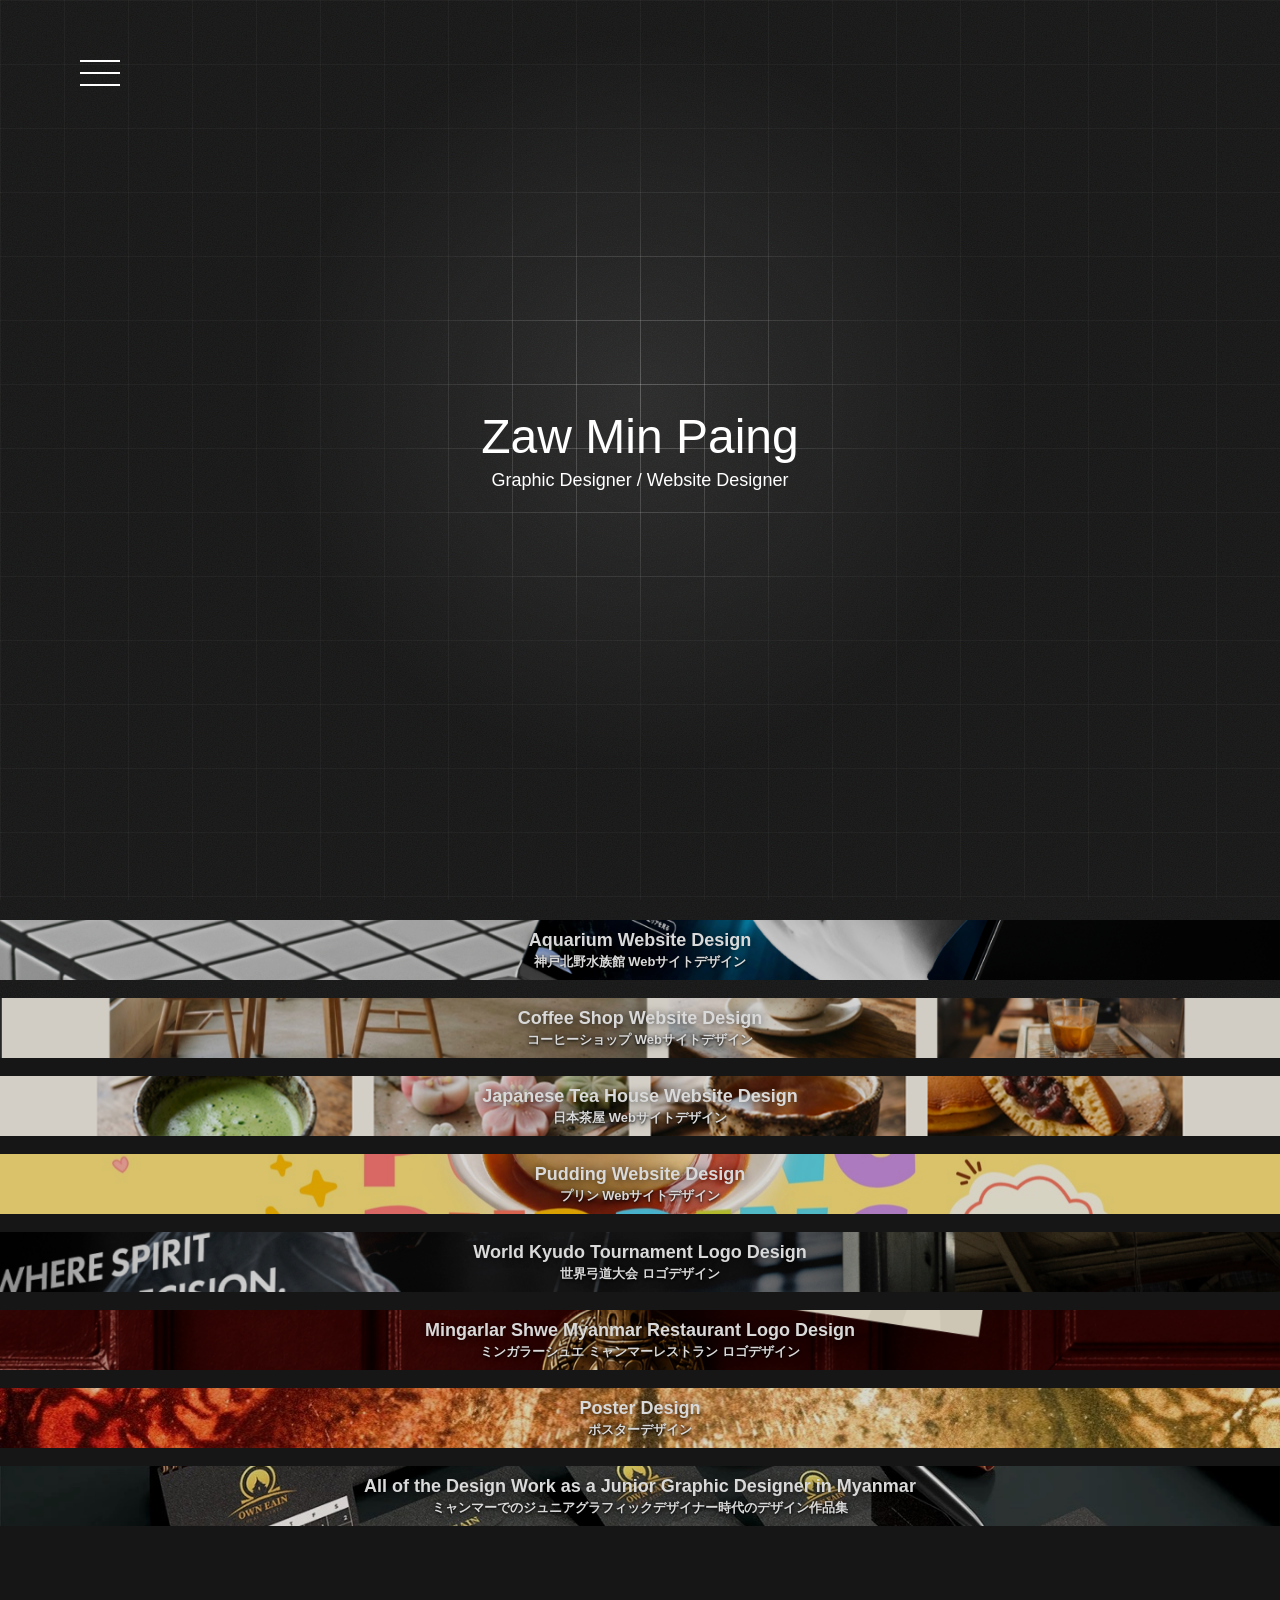
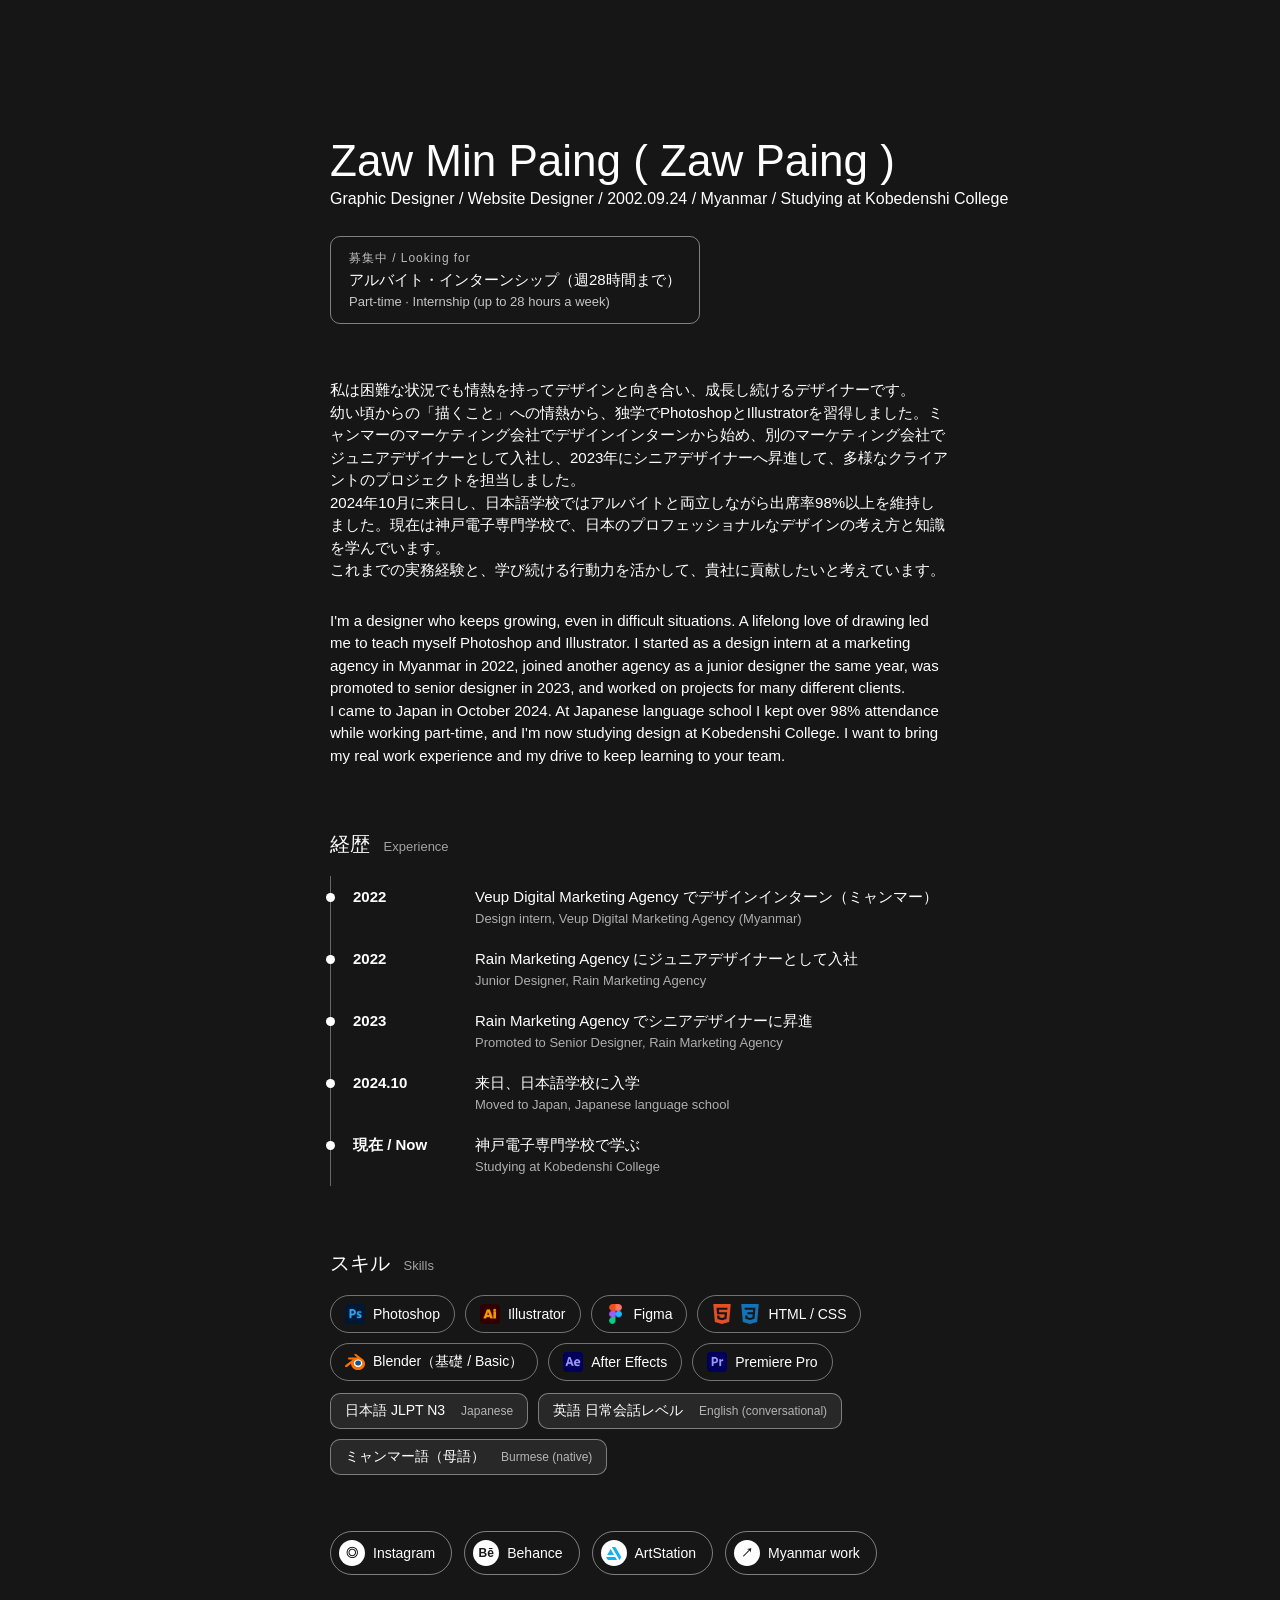
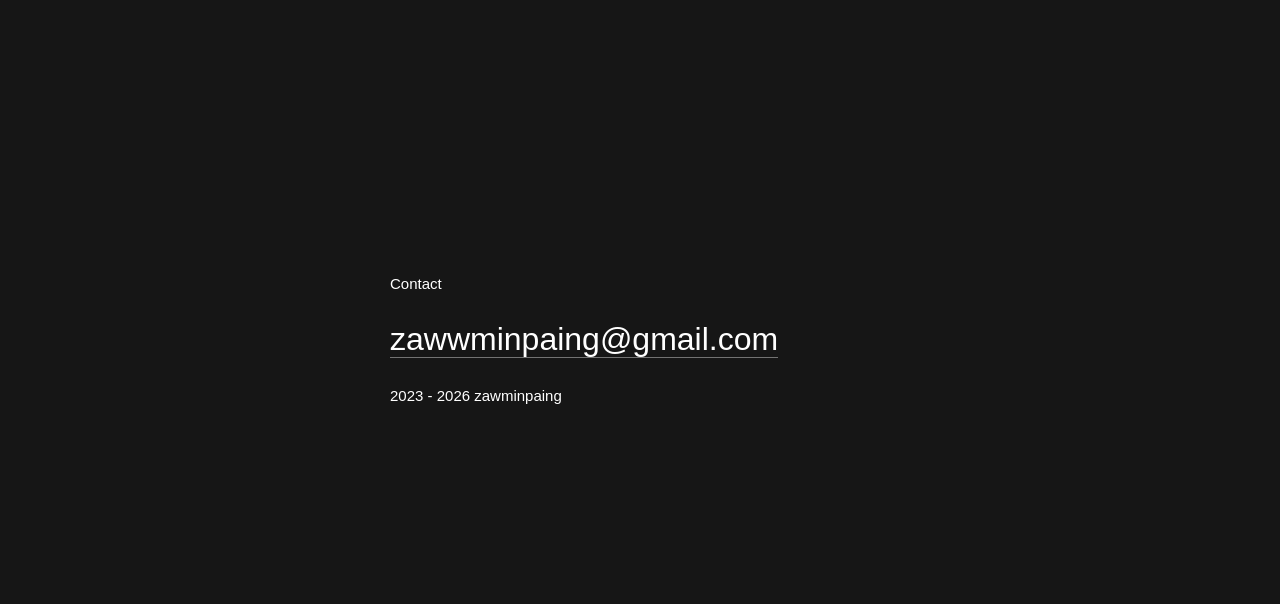
<file: index.html>
<!doctype html>
<html lang="ja">
  <head>
    <meta charset="UTF-8" />
    <meta name="viewport" content="width=device-width, initial-scale=1.0" />
    <title>Zaw Min Paing</title>
    <!-- style.css ဖိုင်ကို ဒီမှာ ချိတ်ထားတာပါ -->
    <link rel="stylesheet" href="style.css" />
    <meta name="description" content="Zaw Min Paing — Graphic Designer / Website Designer studying in Kobe. Web, logo and poster design portfolio." />
    <link rel="icon" href="img/logo.png" type="image/png" />
    <!-- LINE / Slack မှာ link ပို့ရင် ပေါ်မယ့် ပုံနဲ့ စာ -->
    <meta property="og:type" content="website" />
    <meta property="og:url" content="https://kd1454784-paing.github.io/" />
    <meta property="og:title" content="Zaw Min Paing | Portfolio" />
    <meta property="og:description" content="Graphic Designer / Website Designer studying in Kobe. Web, logo and poster design." />
    <meta property="og:image" content="https://kd1454784-paing.github.io/images/og.png" />
    <meta name="twitter:card" content="summary_large_image" />
  </head>
  <body>
    <!-- ===== 1. ပထမ screen (Hero) ===== -->
    <section class="hero">
      <!-- ဘယ်ဘက်အပေါ်က မီနူးခလုတ် (လိုင်း ၃ ကြောင်း) -->
      <div class="menu-button" id="menuButton">
        <span></span>
        <span></span>
        <span></span>
      </div>

      <!-- မီနူးခလုတ်နှိပ်ရင် ပေါ်လာမယ့် ရွေးချယ်စရာ ၃ ခု -->
      <!-- href="#projects" ဆိုတာ id="projects" ရှိတဲ့ နေရာကို သွားခိုင်းတာပါ -->
      <nav class="menu-list" id="menuList">
        <a href="#projects">Project</a>
        <a href="#about">About me</a>
        <a href="#contact">Contact</a>
      </nav>

      <h1>Zaw Min Paing</h1>
      <p class="job">Graphic Designer / Website Designer</p>

      <!-- အောက်ကို ညွှန်တဲ့ မြှား -->
      <div class="arrow">↓</div>
    </section>

    <!-- ===== 2. Project box တွေ ===== -->
    <section class="projects" id="projects">
      <!-- ပုံထည့်ချင်ရင် style.css ထဲမှာ ရှင်းပြထားတာကြည့်ပါ -->
      <!-- Web design ကို အရင်ပြပြီး logo နဲ့ poster ကို နောက်မှာ ထားတာ -->
      <a href="aquarium.html" class="box box1">Aquarium Website Design<span class="jp">神戸北野水族館 Webサイトデザイン</span></a>
      <a href="coffee.html" class="box box6">Coffee Shop Website Design<span class="jp">コーヒーショップ Webサイトデザイン</span></a>
      <a href="kokoro_1.html" class="box box5"
        >Japanese Tea House Website Design<span class="jp">日本茶屋 Webサイトデザイン</span></a
      >
      <a href="pudding.html" class="box box2">Pudding Website Design<span class="jp">プリン Webサイトデザイン</span></a>
      <a href="kyudo.html" class="box box3"
        >World Kyudo Tournament Logo Design<span class="jp">世界弓道大会 ロゴデザイン</span></a
      >
      <a href="mingarlar.html" class="box box4"
        >Mingarlar Shwe Myanmar Restaurant Logo Design<span class="jp">ミンガラーシュエ ミャンマーレストラン ロゴデザイン</span></a
      >
      <a href="poster.html" class="box box7">Poster Design<span class="jp">ポスターデザイン</span></a>

      <!-- အဖြူရောင် box -->
      <a
        href="https://www.behance.net/gallery/170321691/My-Personal-Portfolio"
        class="box box8"
        target="_blank"
        rel="noopener"
        >All of the Design Work as a Junior Graphic Designer in Myanmar<span class="jp">ミャンマーでのジュニアグラフィックデザイナー時代のデザイン作品集</span></a
      >
    </section>

    <!-- ===== 3. About ===== -->
    <section class="about" id="about">
      <h2>Zaw Min Paing ( Zaw Paing )</h2>
      <p class="about-job">
        Graphic Designer / Website Designer / 2002.09.24 / Myanmar / Studying at
        Kobedenshi College
      </p>
      <p class="available"><b>募集中 / Looking for</b>アルバイト・インターンシップ（週28時間まで）<span>Part-time · Internship (up to 28 hours a week)</span></p>

      <!-- ဂျပန်လို ကိုယ်ရေးအကျဉ်း -->
      <p class="about-text">
        私は困難な状況でも情熱を持ってデザインと向き合い、成長し続けるデザイナーです。<br />
        幼い頃からの「描くこと」への情熱から、独学でPhotoshopとIllustratorを習得しました。ミャンマーのマーケティング会社でデザインインターンから始め、別のマーケティング会社でジュニアデザイナーとして入社し、2023年にシニアデザイナーへ昇進して、多様なクライアントのプロジェクトを担当しました。<br />
        2024年10月に来日し、日本語学校ではアルバイトと両立しながら出席率98%以上を維持しました。現在は神戸電子専門学校で、日本のプロフェッショナルなデザインの考え方と知識を学んでいます。<br />
        これまでの実務経験と、学び続ける行動力を活かして、貴社に貢献したいと考えています。
      </p>

      <!-- အင်္ဂလိပ်လို ကိုယ်ရေးအကျဉ်း -->
      <p class="about-text en">
        I'm a designer who keeps growing, even in difficult situations. A lifelong love of drawing led me to teach myself
        Photoshop and Illustrator. I started as a design intern at a marketing agency in Myanmar in 2022, joined another agency as a junior designer
        the same year, was promoted to senior designer in 2023, and worked on projects for many different clients.<br />
        I came to Japan in October 2024. At Japanese language school I kept over 98% attendance while working part-time,
        and I'm now studying design at Kobedenshi College. I want to bring my real work experience and my drive to keep
        learning to your team.
      </p>

      <!-- အလုပ်အတွေ့အကြုံ အချိန်စဉ် -->
      <h3 class="about-label">経歴 <span>Experience</span></h3>
      <ol class="timeline">
        <li><b>2022</b><p>Veup Digital Marketing Agency でデザインインターン（ミャンマー）<span>Design intern, Veup Digital Marketing Agency (Myanmar)</span></p></li>
        <li><b>2022</b><p>Rain Marketing Agency にジュニアデザイナーとして入社<span>Junior Designer, Rain Marketing Agency</span></p></li>
        <li><b>2023</b><p>Rain Marketing Agency でシニアデザイナーに昇進<span>Promoted to Senior Designer, Rain Marketing Agency</span></p></li>
        <li><b>2024.10</b><p>来日、日本語学校に入学<span>Moved to Japan, Japanese language school</span></p></li>
        <li><b>現在 / Now</b><p>神戸電子専門学校で学ぶ<span>Studying at Kobedenshi College</span></p></li>
      </ol>

      <!-- Tool နဲ့ ဘာသာစကား -->
      <h3 class="about-label">スキル <span>Skills</span></h3>
      <ul class="skills">
        <li><img src="images/icons/photoshop.png" alt="" />Photoshop</li>
        <li><img src="images/icons/illustrator.png" alt="" />Illustrator</li>
        <li><img src="images/icons/figma.png" alt="" />Figma</li>
        <li><img src="images/icons/html.svg" alt="" /><img src="images/icons/css.svg" alt="" />HTML / CSS</li>
        <li><img src="images/icons/blender.svg" alt="" />Blender（基礎 / Basic）</li>
        <li><img src="images/icons/aftereffects.png" alt="" />After Effects</li>
        <li><img src="images/icons/premiere.png" alt="" />Premiere Pro</li>
      </ul>
      <ul class="skills lang">
        <li>日本語 JLPT N3<span>Japanese</span></li>
        <li>英語 日常会話レベル<span>English (conversational)</span></li>
        <li>ミャンマー語（母語）<span>Burmese (native)</span></li>
      </ul>

      <!-- SNS (နာမည်ပါတဲ့ ခလုတ်) -->
      <div class="sns">
        <a href="https://www.instagram.com/rein.er2828" class="sns-icon" target="_blank" rel="noopener"><i>◎</i>Instagram</a>
        <a href="https://www.behance.net/zawminpg" class="sns-icon" target="_blank" rel="noopener"><i>Bē</i>Behance</a>
        <a href="https://www.artstation.com/zawpaing2" class="sns-icon" target="_blank" rel="noopener"><i><img src="images/icons/artstation.svg" alt="" /></i>ArtStation</a>
        <a href="https://www.behance.net/gallery/170321691/My-Personal-Portfolio" class="sns-icon" target="_blank" rel="noopener"><i>↗</i>Myanmar work</a>
      </div>
    </section>

    <!-- ===== 4. Contact ===== -->
    <section class="contact" id="contact">
      <p class="contact-label">Contact</p>
      <p class="contact-big"><a href="mailto:zawwminpaing@gmail.com">zawwminpaing@gmail.com</a></p>
      <p class="copyright">2023 - 2026 zawminpaing</p>
    </section>

    <!-- အပေါ်ဆုံးကို ပြန်သွားမယ့် ခလုတ် (အောက်ဆုံးရောက်မှ ပေါ်လာမယ်) -->
    <a href="#" class="to-top" id="toTop">↑</a>

    <!-- ===== JavaScript (ခလုတ်တွေ အလုပ်လုပ်အောင်) ===== -->
    <script>
      // လိုအပ်တဲ့ အပိုင်းတွေကို နာမည်ပေးပြီး ယူထားတာ
      var menuButton = document.getElementById("menuButton");
      var menuList = document.getElementById("menuList");
      var toTop = document.getElementById("toTop");

      // 1) မီနူးလိုင်း ၃ ကြောင်းကို နှိပ်ရင် ဖွင့်/ပိတ်
      menuButton.onclick = function () {
        menuButton.classList.toggle("open");
        menuList.classList.toggle("show");
      };

      // 2) မီနူးထဲက စာတစ်ခုခုကို နှိပ်ရင် မီနူး ပြန်ပိတ်
      var links = menuList.getElementsByTagName("a");
      for (var i = 0; i < links.length; i++) {
        links[i].onclick = function () {
          menuButton.classList.remove("open");
          menuList.classList.remove("show");
        };
      }

      // 3) အောက်ဆုံးနားရောက်ရင် အပေါ်ပြန်ခလုတ် ပြ
      window.onscroll = function () {
        var bottomPosition = window.scrollY + window.innerHeight;
        var pageHeight = document.body.scrollHeight;

        // 300 ဆိုတာ အောက်ဆုံးကနေ 300px အကွာမှာ ပေါ်မယ်လို့ ဆိုလိုတာ
        if (bottomPosition >= pageHeight - 300) {
          toTop.classList.add("show");
        } else {
          toTop.classList.remove("show");
        }
      };

      // 4) အပေါ်ပြန်ခလုတ်ကို နှိပ်ရင် အပေါ်ဆုံးကို ညင်သာစွာ ပြန်သွား
      toTop.onclick = function (event) {
        event.preventDefault();
        window.scrollTo({ top: 0, behavior: "smooth" });
      };
      // 5) Mouse နောက်ကို အလင်းဝိုင်း နူးညံ့စွာ လိုက်စေတာ
      var rootEl = document.documentElement;
      var targetX = window.innerWidth / 2;
      var targetY = window.innerHeight / 3;
      var currentX = targetX;
      var currentY = targetY;

      window.addEventListener("mousemove", function (e) {
        targetX = e.clientX;
        targetY = e.clientY;
      });

      function moveGlow() {
        // 0.08 ကြီးရင် မြန်ပြီး ငယ်ရင် ပိုနှေးနှေး လိုက်မယ်
        currentX += (targetX - currentX) * 0.08;
        currentY += (targetY - currentY) * 0.08;
        rootEl.style.setProperty("--x", currentX + "px");
        rootEl.style.setProperty("--y", currentY + "px");
        requestAnimationFrame(moveGlow);
      }
      moveGlow();

      // 6) Scroll ဆင်းရင် ပေါ်လာမယ့် အရာတွေ
      var items = document.querySelectorAll(
        ".box, .about h2, .about-job, .available, .about-text, .about-label, .timeline, .skills, .sns, .contact p",
      );

      var observer = new IntersectionObserver(
        function (entries) {
          entries.forEach(function (entry) {
            if (entry.isIntersecting) {
              entry.target.classList.add("visible");
              observer.unobserve(entry.target); // တစ်ခါပေါ်ပြီးရင် ထပ်မလုပ်တော့ဘူး
            }
          });
        },
        { threshold: 0.15 },
      );

      items.forEach(function (item, index) {
        item.classList.add("reveal");
        // box တွေ တစ်ခုပြီးတစ်ခု ပေါ်အောင် အချိန်နည်းနည်း ကွာပေးတာ
        item.style.animationDelay = (index % 4) * 0.08 + "s";
        observer.observe(item);
      });
      // 5) Mouse နောက်ကို အလင်းဝိုင်း လိုက်မယ်၊ mouse မလှုပ်ရင် ကိုယ်တိုင် လွင့်နေမယ်
      var rootEl = document.documentElement;
      var targetX = window.innerWidth / 2;
      var targetY = window.innerHeight / 3;
      var currentX = targetX;
      var currentY = targetY;
      var lastMove = 0; // mouse လှုပ်ခဲ့တဲ့ နောက်ဆုံးအချိန်

      window.addEventListener("mousemove", function (e) {
        targetX = e.clientX;
        targetY = e.clientY;
        lastMove = Date.now();
      });

      function moveGlow() {
        var idle = Date.now() - lastMove > 2000; // 2000 = mouse မလှုပ်ပဲ ၂ စက္ကန့်ကြာရင်

        if (idle) {
          // mouse မလှုပ်ရင် screen အလယ်ပတ်လည်မှာ ဖြည်းဖြည်းလွင့်မယ်
          var t = Date.now() / 1000;
          targetX = window.innerWidth * (0.5 + 0.3 * Math.sin(t * 0.4));
          targetY = window.innerHeight * (0.45 + 0.25 * Math.cos(t * 0.3));
        }

        currentX += (targetX - currentX) * 0.05;
        currentY += (targetY - currentY) * 0.05;
        rootEl.style.setProperty("--x", currentX + "px");
        rootEl.style.setProperty("--y", currentY + "px");
        requestAnimationFrame(moveGlow);
      }
      moveGlow();

      // 7) Project လိုင်းကို နှိပ်ရင် ပိုလင်းပြီး ပိုကြီးသွားမှ စာမျက်နှာအသစ် ဖွင့်မယ်
      var boxes = document.querySelectorAll(".box");

      boxes.forEach(function (box) {
        box.addEventListener("click", function (event) {
          // Cmd/Ctrl နှိပ်ပြီး tab အသစ်ဖွင့်တာကို မတားဘူး
          if (event.metaKey || event.ctrlKey || event.shiftKey) return;
          event.preventDefault();
          box.classList.add("clicked");

          var link = box.getAttribute("href");
          if (box.target === "_blank") {
            // အပြင် website ကို tab အသစ်မှာ ဖွင့်ပြီး ဒီလိုင်းက ပြန်သေးသွားမယ်
            window.open(link, "_blank", "noopener");
            setTimeout(function () {
              box.classList.remove("clicked");
            }, 700);
          } else if (link && link !== "#") {
            // 450 = effect မြင်ရအောင် စောင့်တဲ့အချိန်
            setTimeout(function () {
              window.location.href = link;
            }, 450);
          } else {
            // စာမျက်နှာ မရှိသေးတဲ့ လိုင်းက effect ပြပြီး ပြန်သေးသွားမယ်
            setTimeout(function () {
              box.classList.remove("clicked");
            }, 700);
          }
        });
      });

      // Back နဲ့ ပြန်လာရင် လိုင်းတွေ ပုံမှန်အရွယ် ပြန်ဖြစ်အောင်
      window.addEventListener("pageshow", function () {
        boxes.forEach(function (box) {
          box.classList.remove("clicked");
        });
      });

      // 8) Scroll ဆင်းရင် မြှားက ညင်သာစွာ အောက်ကို ဆင်းသွားပြီး ဖျောက်သွားမယ်
      var arrow = document.querySelector(".arrow");
      var noMotion = window.matchMedia("(prefers-reduced-motion: reduce)").matches;

      if (arrow && !noMotion) {
        var arrowY = window.scrollY;

        function moveArrow() {
          var before = arrowY;
          // 0.16 ကြီးရင် မြန်ပြီး ငယ်ရင် ပိုနှေးနှေး လိုက်မယ်
          arrowY += (window.scrollY - arrowY) * 0.16;

          var fadeEnd = window.innerHeight * 0.4; // ဒီလောက် scroll ဆင်းရင် လုံးဝ ပျောက်မယ်
          var y = Math.min(arrowY, fadeEnd);
          var stretch = Math.min(Math.abs(arrowY - before) * 0.012, 0.5);

          arrow.style.translate = "0 " + y * 1.6 + "px"; // 1.6 ကြီးရင် ပိုအောက်ရောက်မယ်
          arrow.style.scale = "1 " + (1 + stretch); // scroll မြန်ရင် နည်းနည်း ရှည်သွားမယ်
          arrow.style.opacity = Math.max(1 - y / fadeEnd, 0);
          requestAnimationFrame(moveArrow);
        }
        moveArrow();
      }
    </script>
  </body>
  <!-- ===== နောက်ခံ effect ၄ ခု (page တစ်ခုလုံးမှာ ရှိနေမယ်) ===== -->
  <div class="bg-grid"></div>
  <div class="bg-grid-lit"></div>
  <div class="bg-glow"></div>
  <div class="bg-grain"></div>
</html>
</file>
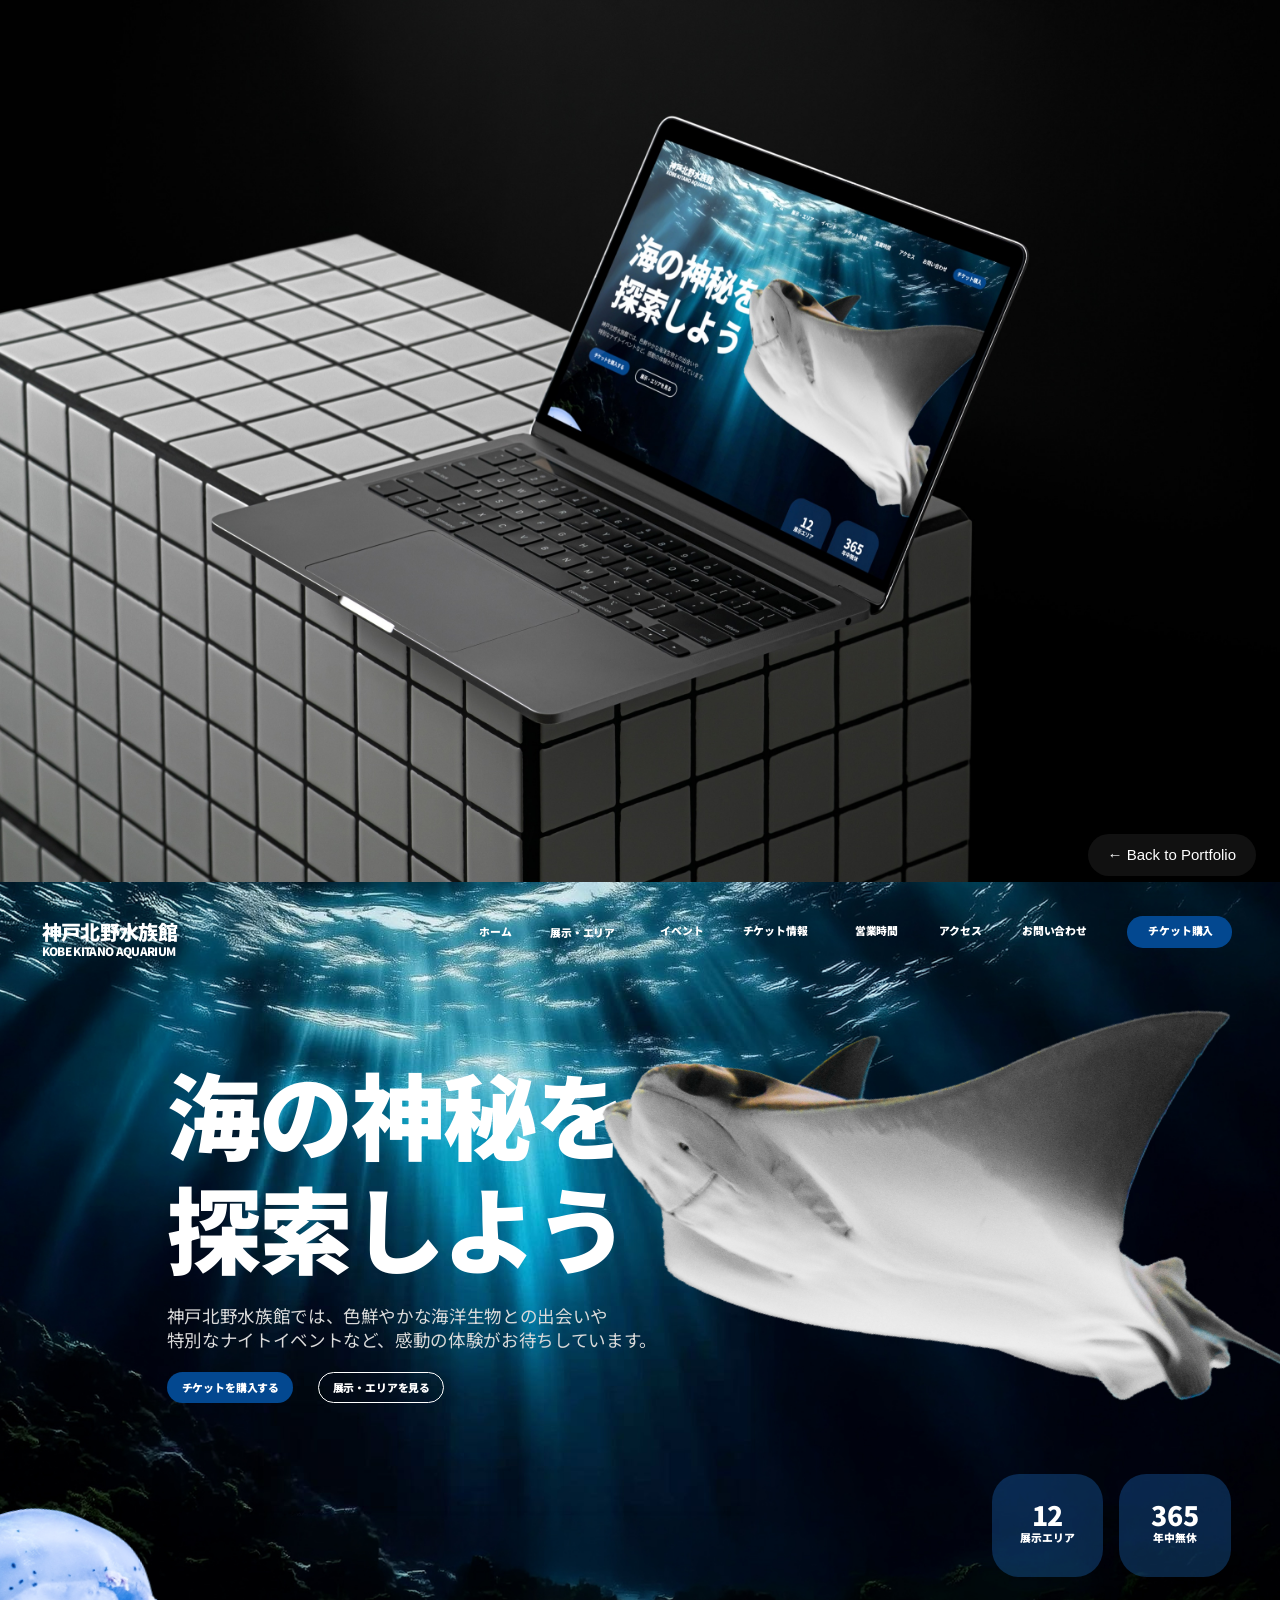
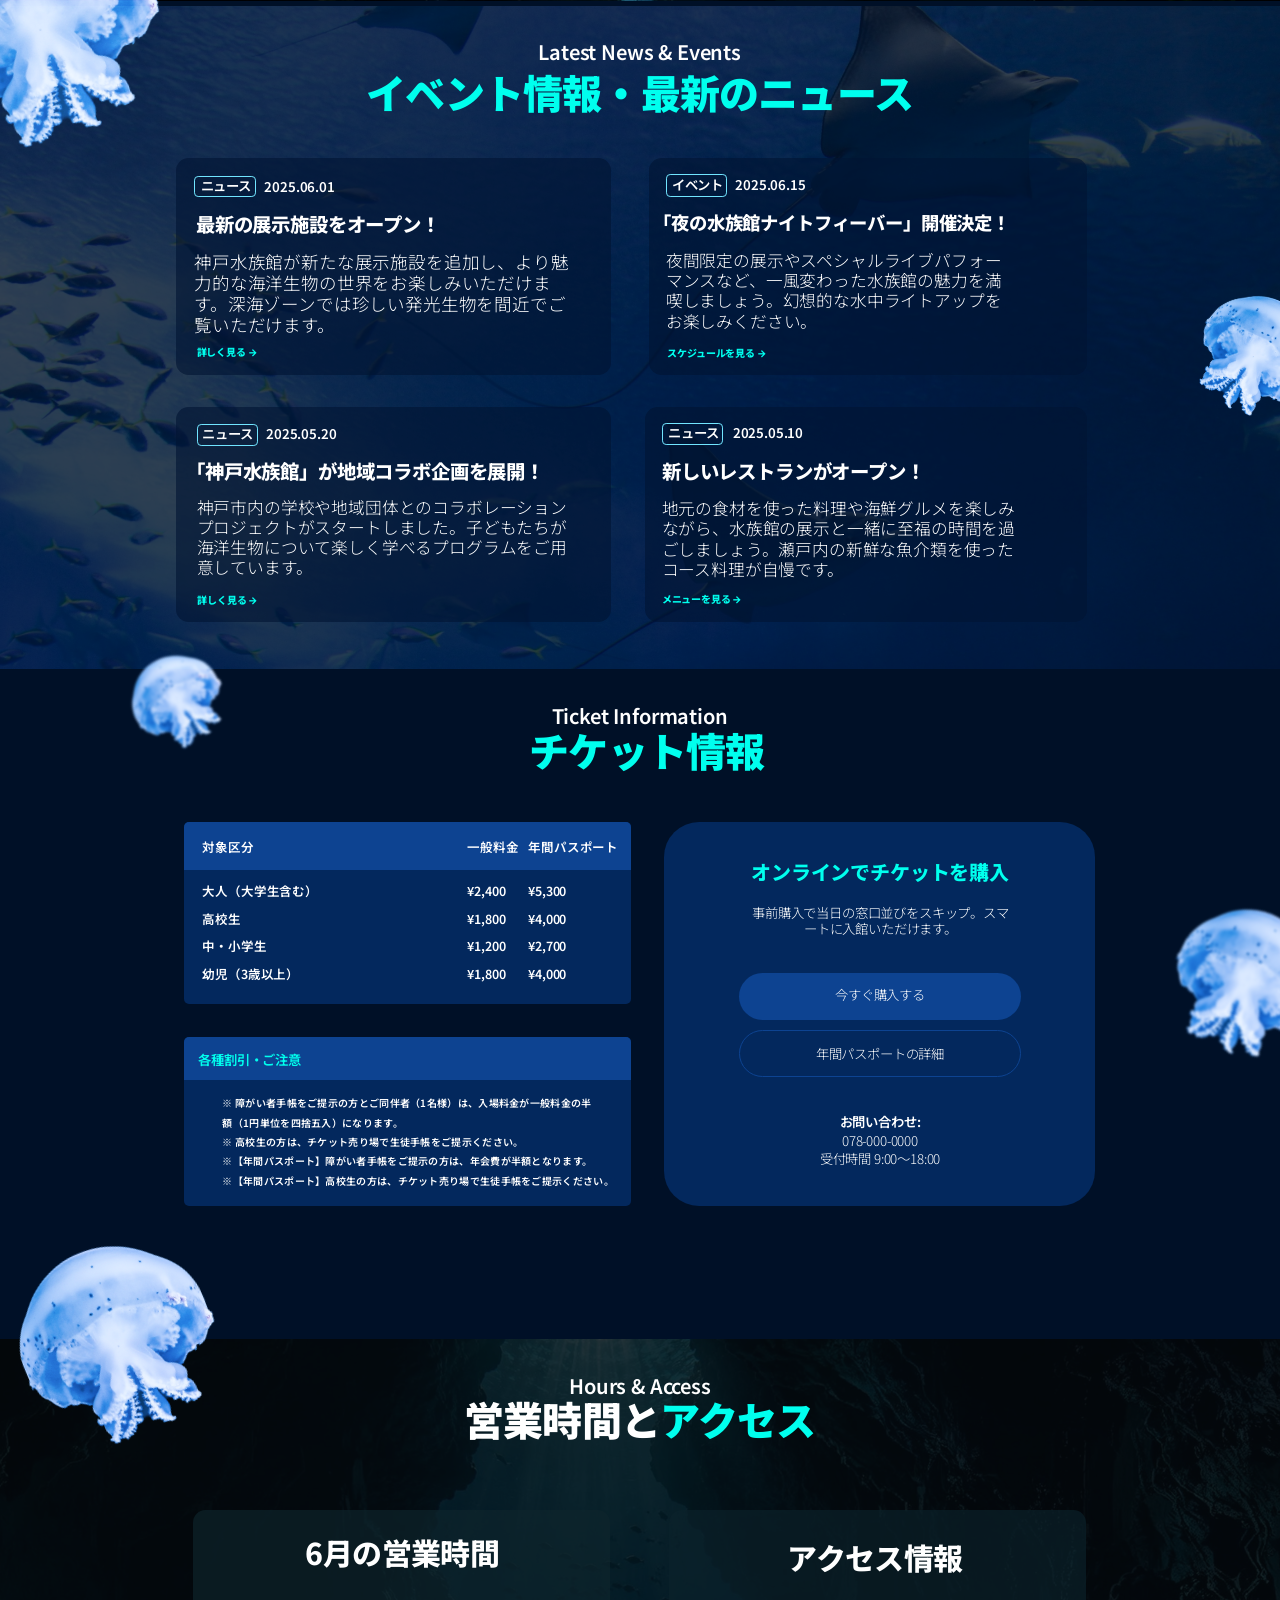
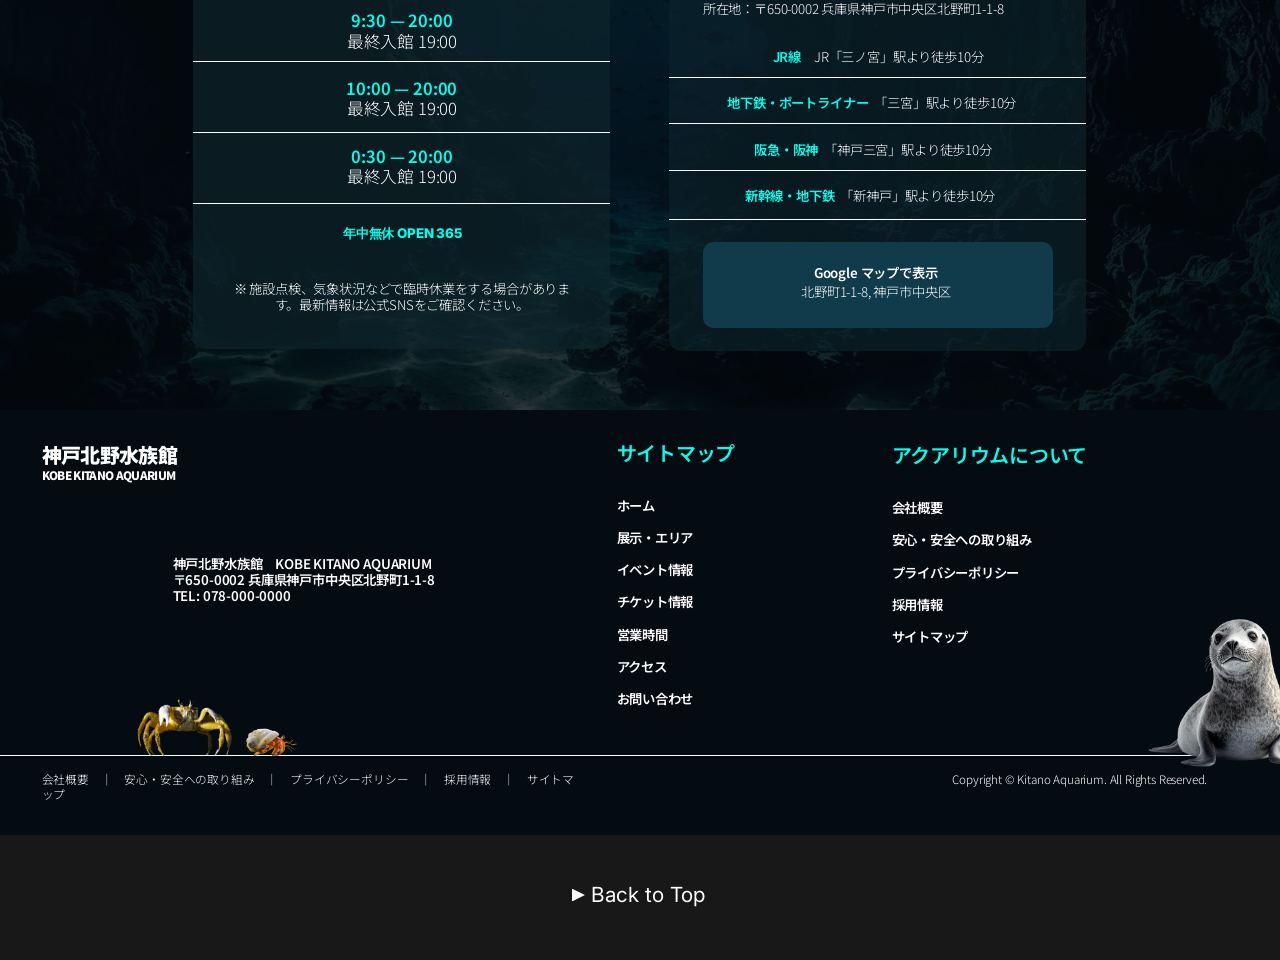
<file: projects/aquarium/index.html>
<!doctype html>
<html lang="ja">
  <head>
    <meta charset="UTF-8" />
    <meta name="viewport" content="width=device-width, initial-scale=1.0" />
    <title>神戸北野水族館 | Kobe Kitano Aquarium</title>
    <link rel="preconnect" href="https://fonts.googleapis.com" />
    <link rel="preconnect" href="https://fonts.gstatic.com" crossorigin />
    <link href="https://fonts.googleapis.com/css2?family=ABeeZee&family=Inter:wght@400;800&family=Noto+Sans+JP:wght@300;600;700;900&display=swap" rel="stylesheet" />
    <link rel="stylesheet" href="style.css" />
  </head>
  <body id="top">
    <main class="page">
      <img class="abs" style="left: -2.1rem; top: 0; width: 157.7rem; height: 105.8rem" src="assets/mockup.jpg" alt="神戸北野水族館のウェブサイトを表示したノートパソコン" />

      <div class="site">
        <!-- ===== Hero ===== -->
        <img class="abs" style="left: -35.5rem; top: -21.1rem; width: 192rem; height: 108rem" src="assets/hero.jpg" alt="" />
        <div class="t k" style="left: 5rem; top: 4.6rem; letter-spacing: -0.08em"><p style="font-size: 2.4rem">神戸北野水族館</p><p style="font-size: 1.4rem">KOBE KITANO AQUARIUM</p></div>
        <nav class="k" style="font-size: 1.3rem">
          <a class="t" style="left: 57.5rem; top: 5.184rem" href="#top">ホーム</a>
          <a class="t" style="left: 66.007rem; top: 5.311rem" href="#top">展示・エリア</a>
          <a class="t" style="left: 79.211rem; top: 5.057rem" href="#news">イベント</a>
          <a class="t" style="left: 89.115rem; top: 5.057rem" href="#tickets">チケット情報</a>
          <a class="t" style="left: 102.573rem; top: 5.057rem" href="#hours">営業時間</a>
          <a class="t" style="left: 112.73rem; top: 5.057rem" href="#hours">アクセス</a>
          <a class="t" style="left: 122.634rem; top: 5.057rem" href="#foot">お問い合わせ</a>
        </nav>
        <a class="pill solid" style="left: 135.203rem; top: 4.096rem; width: 12.6966rem; height: 3.809rem" href="#tickets"></a>
        <p class="t k" style="left: 137.8rem; top: 5.057rem; font-size: 1.3rem; pointer-events: none">チケット購入</p>
        <h1 class="t k" style="left: 20rem; top: 20.9rem; font-size: 11.3rem; letter-spacing: -0.226rem">海の神秘を<br />探索しよう</h1>
        <p class="abs" style="left: 20rem; top: 50.9rem; width: 59.2rem; font-family: ABeeZee, 'Noto Sans JP', sans-serif; color: #dadada; font-size: 2.1rem; line-height: 1.39; letter-spacing: -0.042rem">神戸北野水族館では、色鮮やかな海洋生物との出会いや<br />特別なナイトイベントなど、感動の体験がお待ちしています。</p>
        <a class="pill solid" style="left: 20rem; top: 58.9rem; width: 15.2rem; height: 3.665rem; border-radius: 3.9rem" href="#tickets"></a>
        <p class="t k" style="left: 21.8rem; top: 59.9rem; font-size: 1.3rem; pointer-events: none">チケットを購入する</p>
        <a class="pill line-w" style="left: 38.1rem; top: 58.9rem; width: 15.2rem; height: 3.665rem; border-radius: 3.9rem" href="#top"></a>
        <p class="t k" style="left: 39.9rem; top: 59.9rem; font-size: 1.3rem; pointer-events: none">展示・エリアを見る</p>
        <div class="stat" style="left: 119rem"></div>
        <div class="stat" style="left: 134.3rem"></div>
        <div class="t k c center" style="left: 125.7rem; top: 74.1rem; width: 9.2rem"><p style="font-size: 3.2rem">12</p><p style="font-size: 1.3rem">展示エリア</p></div>
        <div class="t k c center" style="left: 141rem; top: 74.1rem"><p style="font-size: 3.2rem">365</p><p style="font-size: 1.3rem">年中無休</p></div>

        <!-- ===== News ===== -->
        <section id="news">
          <div class="abs" style="left: -4.1rem; top: 86.3rem; width: 158.5rem; height: 80.4rem; background: #001027"></div>
          <div class="abs clip" style="left: -4.7rem; top: 86.9rem; width: 161.2rem; height: 96.4rem; opacity: 0.2"><img class="abs" style="left: 0; top: -11.54%; width: 100%; height: 111.57%" src="assets/cave.jpg" alt="" loading="lazy" /></div>
          <p class="t w6 c center" style="left: 76.75rem; top: 90.8rem; width: 73.1rem; font-size: 2.4rem; line-height: 1.36">Latest News &amp; Events</p>
          <p class="t k c center cyan" style="left: 76.75rem; top: 94rem; width: 66.7rem; font-size: 4.8rem; line-height: 1.36; letter-spacing: -0.096rem">イベント情報・最新のニュース</p>

          <div class="news-card" style="left: 21.1rem; top: 105.2rem; width: 52.2rem; height: 26rem"></div>
          <div class="tag" style="left: 23.3rem; top: 107.3rem; width: 7.4rem; height: 2.6rem"></div>
          <p class="t w6 c" style="left: 27.1rem; top: 107.6rem; font-size: 1.6rem">ニュース</p>
          <p class="t w6 c" style="left: 35.95rem; top: 107.7rem; font-size: 1.6rem">2025.06.01</p>
          <p class="t w8 c" style="left: 38.15rem; top: 111.6rem; font-size: 2.33rem">最新の展示施設をオープン！</p>
          <p class="abs w3" style="left: 23.3rem; top: 116.3rem; width: 45.2rem; font-size: 2.1rem">神戸水族館が新たな展示施設を追加し、より魅力的な海洋生物の世界をお楽しみいただけます。深海ゾーンでは珍しい発光生物を間近でご覧いただけます。</p>
          <p class="t more c" style="left: 27.25rem; top: 127.7rem">詳しく見る →</p>

          <div class="news-card" style="left: 21.1rem; top: 135.1rem; width: 52.2rem; height: 25.8rem"></div>
          <div class="tag" style="left: 23.6rem; top: 137.1rem; width: 7.4rem; height: 2.6rem"></div>
          <p class="t w6 c" style="left: 27.3rem; top: 137.3rem; font-size: 1.6rem">ニュース</p>
          <p class="t w6 c" style="left: 36.15rem; top: 137.3rem; font-size: 1.6rem">2025.05.20</p>
          <p class="t w8 c center" style="left: 43.8rem; top: 141.3rem; width: 47rem; font-size: 2.33rem">「神戸水族館」が地域コラボ企画を展開！</p>
          <p class="abs w3" style="left: 23.6rem; top: 145.8rem; width: 45.5rem; font-size: 2rem">神戸市内の学校や地域団体とのコラボレーションプロジェクトがスタートしました。子どもたちが海洋生物について楽しく学べるプログラムをご用意しています。</p>
          <p class="t more c" style="left: 27.35rem; top: 157.5rem">詳しく見る →</p>

          <div class="news-card" style="left: 77.9rem; top: 105.2rem; width: 52.5rem; height: 26rem"></div>
          <div class="tag" style="left: 79.9rem; top: 107.1rem; width: 7.4rem; height: 2.6932rem"></div>
          <p class="t w6 c" style="left: 83.7rem; top: 107.4rem; font-size: 1.6rem">イベント</p>
          <p class="t w6 c" style="left: 92.45rem; top: 107.4rem; font-size: 1.6rem">2025.06.15</p>
          <p class="t w8 c center" style="left: 99.8rem; top: 111.5rem; width: 47.8rem; font-size: 2.2rem">「夜の水族館ナイトフィーバー」開催決定！</p>
          <p class="abs w3" style="left: 79.9rem; top: 116.2rem; width: 41.1rem; font-size: 2rem">夜間限定の展示やスペシャルライブパフォーマンスなど、一風変わった水族館の魅力を満喫しましょう。幻想的な水中ライトアップをお楽しみください。</p>
          <p class="t more c" style="left: 86.05rem; top: 127.8rem">スケジュールを見る →</p>

          <div class="news-card" style="left: 77.4rem; top: 135.1rem; width: 53rem; height: 25.8rem"></div>
          <div class="tag" style="left: 79.4rem; top: 137rem; width: 7.4rem; height: 2.5961rem"></div>
          <p class="t w6 c" style="left: 83.2rem; top: 137.2rem; font-size: 1.6rem">ニュース</p>
          <p class="t w6 c" style="left: 92.15rem; top: 137.2rem; font-size: 1.6rem">2025.05.10</p>
          <p class="t w8 c center" style="left: 95.2rem; top: 141.3rem; width: 37.6rem; font-size: 2.33rem">新しいレストランがオープン！</p>
          <p class="abs w3" style="left: 79.4rem; top: 146rem; width: 44.3rem; font-size: 2rem">地元の食材を使った料理や海鮮グルメを楽しみながら、水族館の展示と一緒に至福の時間を過ごしましょう。瀬戸内の新鮮な魚介類を使ったコース料理が自慢です。</p>
          <p class="t more c" style="left: 84.25rem; top: 157.4rem">メニューを見る →</p>
        </section>

        <!-- ===== Tickets ===== -->
        <section id="tickets">
          <div class="abs" style="left: -4.2rem; top: 166.5rem; width: 158.6rem; height: 80.4rem; background: #001027"></div>
          <p class="t k cyan" style="left: 63.5rem; top: 173.8rem; font-size: 4.8rem; line-height: 1.04; letter-spacing: -0.096rem">チケット情報</p>

          <div class="abs" style="left: 22.1rem; top: 184.9rem; width: 53.6rem; height: 21.8rem; background: #03285d; border-radius: 0.6rem"></div>
          <div class="abs" style="left: 22.1rem; top: 184.9rem; width: 53.6rem; height: 5.7rem; background: #0d4391; border-radius: 0.6rem 0.6rem 0 0"></div>
          <div class="price w6" style="top: 187rem"><span>対象区分</span><span>一般料金</span><span>年間パスポート</span></div>
          <div class="price w6" style="top: 192.3rem"><span>大人（大学生含む）</span><span>¥2,400</span><span>¥5,300</span></div>
          <div class="price w6" style="top: 195.6rem"><span>高校生</span><span>¥1,800</span><span>¥4,000</span></div>
          <div class="price w6" style="top: 198.9rem"><span>中・小学生</span><span>¥1,200</span><span>¥2,700</span></div>
          <div class="price w6" style="top: 202.2rem"><span>幼児（3歳以上）</span><span>¥1,800</span><span>¥4,000</span></div>

          <div class="abs" style="left: 22.1rem; top: 210.7rem; width: 53.6rem; height: 20.2rem; background: #03285d; border-radius: 0.6rem"></div>
          <div class="abs" style="left: 22.1rem; top: 210.7rem; width: 53.6rem; height: 5.1rem; background: #0d4391; border-radius: 0.6rem 0.6rem 0 0"></div>
          <p class="t w6 cyan" style="left: 23.8rem; top: 212.6rem; font-size: 1.6rem; line-height: 1.04">各種割引・ご注意</p>
          <p class="abs w6" style="left: 26.7rem; top: 217.4rem; width: 51.4rem; font-size: 1.2rem; line-height: 1.93; letter-spacing: 0.036rem">※ 障がい者手帳をご提示の方とご同伴者（1名様）は、入場料金が一般料金の半<br />額（1円単位を四捨五入）になります。<br />※ 高校生の方は、チケット売り場で生徒手帳をご提示ください。<br />※【年間パスポート】障がい者手帳をご提示の方は、年会費が半額となります。<br />※【年間パスポート】高校生の方は、チケット売り場で生徒手帳をご提示ください。</p>

          <div class="abs" style="left: 79.7rem; top: 184.9rem; width: 51.7rem; height: 46rem; background: #03285d; border-radius: 4.2rem"></div>
          <p class="t w8 c center cyan" style="left: 105.598rem; top: 189.4rem; width: 36.9959rem; font-size: 2.4rem">オンラインでチケットを購入</p>
          <p class="abs w3 c center" style="left: 105.656rem; top: 194.8rem; width: 31.7442rem; font-size: 1.6rem">事前購入で当日の窓口並びをスキップ。スマートに入館いただけます。</p>
          <a class="pill solid2" style="left: 88.734rem; top: 203rem; width: 33.7282rem; height: 5.6rem; border-radius: 2.9rem" href="#tickets"></a>
          <a class="pill line-b" style="left: 88.734rem; top: 209.8rem; width: 33.7282rem; height: 5.6rem; border-radius: 2.9rem" href="#tickets"></a>
          <p class="t w3 c center" style="left: 105.598rem; top: 204.7rem; font-size: 1.6rem; pointer-events: none">今すぐ購入する</p>
          <p class="t w3 c center" style="left: 105.598rem; top: 211.7rem; font-size: 1.6rem; pointer-events: none">年間パスポートの詳細</p>
          <div class="t w3 c center" style="left: 105.598rem; top: 219.8rem; font-size: 1.6rem; line-height: 1.38"><p class="w6">お問い合わせ:</p><p>078-000-0000</p><p>受付時間 9:00〜18:00</p></div>
        </section>

        <!-- ===== Footer ===== -->
        <section id="foot">
          <div class="abs" style="left: -3.5rem; top: 327.3rem; width: 163.7rem; height: 51.1rem; background: #040c11"></div>
          <div class="t k" style="left: 5rem; top: 331.4rem; letter-spacing: -0.08em"><p style="font-size: 2.4rem">神戸北野水族館</p><p style="font-size: 1.4rem">KOBE KITANO AQUARIUM</p></div>
          <p class="t w6" style="left: 20.7rem; top: 344.9rem; font-size: 1.6rem">神戸北野水族館　KOBE KITANO AQUARIUM<br />〒650-0002 兵庫県神戸市中央区北野町1-1-8<br />TEL: 078-000-0000</p>
        </section>

        <!-- ===== Hours & Access ===== -->
        <section id="hours">
          <div class="abs" style="left: -3.5rem; top: 246.9rem; width: 157.9rem; height: 80.4rem; background: #04090d"></div>
          <div class="abs map-bg"><img class="abs" src="assets/map.jpg" alt="" loading="lazy" /></div>

          <div class="abs" style="left: 80.312rem; top: 267.4rem; width: 50.0591rem; height: 52.9rem; background: #0b222b; opacity: 0.66; border-radius: 1.5rem"></div>
          <p class="t w8 c center" style="left: 104.999rem; top: 270.829rem; font-size: 3.6rem; letter-spacing: -0.072rem">アクセス情報</p>
          <p class="t w3" style="left: 84.329rem; top: 278.274rem; font-size: 1.6rem">所在地：〒650-0002 兵庫県神戸市中央区北野町1-1-8</p>
          <p class="t w3" style="left: 92.707rem; top: 284.054rem; font-size: 1.6rem"><b class="w6 cyan">JR線</b>　JR「三ノ宮」駅より徒歩10分</p>
          <p class="t w3" style="left: 87.268rem; top: 289.638rem; font-size: 1.6rem"><b class="w6 cyan">地下鉄・ポートライナー</b>　「三宮」駅より徒歩10分</p>
          <p class="t w3" style="left: 90.487rem; top: 295.221rem; font-size: 1.6rem"><b class="w6 cyan">阪急・阪神</b>　「神戸三宮」駅より徒歩10分</p>
          <p class="t w3" style="left: 89.377rem; top: 300.805rem; font-size: 1.6rem"><b class="w6 cyan">新幹線・地下鉄</b>　「新神戸」駅より徒歩10分</p>
          <div class="abs" style="left: 84.308rem; top: 307.271rem; width: 42.0674rem; height: 10.2861rem; background: #103b4b; border-radius: 1.3rem"></div>
          <p class="t w3 c center" style="left: 105.09rem; top: 309.916rem; font-size: 1.6rem; line-height: 1.39"><b class="w6">Google マップで表示</b><br />北野町1-1-8, 神戸市中央区</p>
          <i class="hr" style="left: 80.312rem; top: 287.432rem"></i>
          <i class="hr" style="left: 80.312rem; top: 293.016rem"></i>
          <i class="hr" style="left: 80.312rem; top: 298.6rem"></i>
          <i class="hr" style="left: 80.312rem; top: 304.478rem"></i>

          <div class="abs" style="left: 23.2rem; top: 267.4rem; width: 50.0591rem; height: 52.7041rem; background: #0e252d; opacity: 0.66; border-radius: 1.5rem"></div>
          <p class="t w8 c center" style="left: 48.285rem; top: 270.339rem; font-size: 3.6rem; letter-spacing: -0.072rem">6月の営業時間</p>
          <div class="t w3 c center" style="left: 48.23rem; top: 279.449rem; font-size: 2rem"><p class="w6 cyan">9:30 — 20:00</p><p>最終入館 19:00</p></div>
          <div class="t w3 c center" style="left: 48.23rem; top: 287.58rem; font-size: 2rem"><p class="w6 cyan">10:00 — 20:00</p><p>最終入館 19:00</p></div>
          <div class="t w3 c center" style="left: 48.23rem; top: 295.711rem; font-size: 2rem"><p class="w6 cyan">0:30 — 20:00</p><p>最終入館 19:00</p></div>
          <p class="t c center cyan" style="left: 48.285rem; top: 305.214rem; font-family: Inter, sans-serif; font-weight: 800; font-size: 1.6rem">年中無休 OPEN 365</p>
          <p class="abs w3 c center" style="left: 48.23rem; top: 311.875rem; width: 41.6234rem; font-size: 1.6rem">※ 施設点検、気象状況などで臨時休業をする場合があります。最新情報は公式SNSをご確認ください。</p>
          <i class="hr" style="left: 23.2rem; top: 285.571rem"></i>
          <i class="hr" style="left: 23.2rem; top: 293.996rem"></i>
          <i class="hr" style="left: 23.2rem; top: 302.617rem"></i>

          <p class="t k c center" style="left: 76.75rem; top: 253.3rem; font-size: 4.8rem; line-height: 1.36; letter-spacing: -0.08rem">営業時間と<span class="cyan">アクセス</span></p>
          <p class="t w6 c center" style="left: 76.8rem; top: 250.8rem; font-size: 2.4rem; line-height: 1.36">Hours &amp; Access</p>
        </section>

        <div class="abs w6 foot-list" style="left: 74rem; top: 331.1rem; width: 18.6rem">
          <h3>サイトマップ</h3>
          <p>ホーム</p><p>展示・エリア</p><p>イベント情報</p><p>チケット情報</p><p>営業時間</p><p>アクセス</p><p>お問い合わせ</p>
        </div>
        <div class="abs w6 foot-list" style="left: 107rem; top: 331.4rem; width: 25.2rem">
          <h3>アクアリウムについて</h3>
          <p>会社概要</p><p>安心・安全への取り組み</p><p>プライバシーポリシー</p><p>採用情報</p><p>サイトマップ</p>
        </div>
        <p class="t w3" style="left: 114.3rem; top: 370.9rem; font-size: 1.4rem">Copyright © Kitano Aquarium. All Rights Reserved.</p>
        <i class="hr" style="left: 0; top: 368.8rem; width: 147.45rem"></i>
        <img class="abs" style="left: 137.5rem; top: 344rem; width: 20.5rem; height: 31.2rem" src="assets/seal.png" alt="" loading="lazy" />
        <p class="abs w3" style="left: 5rem; top: 370.9rem; width: 65.1rem; font-size: 1.4rem">会社概要　｜　安心・安全への取り組み　｜　プライバシーポリシー　｜　採用情報　｜　サイトマップ</p>
        <img class="abs" style="left: 14.2rem; top: 354.1rem; width: 16rem; height: 24.3rem" src="assets/crab.png" alt="" loading="lazy" />
        <img class="abs" style="left: 28.2rem; top: 361rem; width: 8.8rem; height: 13.4rem" src="assets/hermit.png" alt="" loading="lazy" />
        <p class="t w6" style="left: 66.2rem; top: 170.9rem; font-size: 2.4rem; line-height: 1.04">Ticket Information</p>

        <!-- ===== ရေထဲမှာ မျောနေတဲ့ ရေဘဝဲတွေ ===== -->
        <div class="jelly" style="left: 138.1rem; top: 115.087rem; width: 25.4591rem; height: 25.7172rem"><img style="width: 17.0225rem; height: 19.2831rem; transform: rotate(40.37deg)" src="assets/j2.png" alt="" loading="lazy" /></div>
        <div class="jelly" style="left: 10.6rem; top: 158.1rem; width: 23.0405rem; height: 22.4522rem"><img style="width: 17.4369rem; height: 15.7231rem; transform: rotate(-30.95deg); filter: blur(0.15rem)" src="assets/j3.png" alt="" loading="lazy" /></div>
        <div class="jelly" style="left: 131.9rem; top: 186.921rem; width: 33.7369rem; height: 34.5055rem"><img style="width: 24.5952rem; height: 26.3036rem; transform: rotate(26.45deg); filter: blur(0.125rem)" src="assets/j4.png" alt="" loading="lazy" /></div>
        <div class="jelly" style="left: -41.8rem; top: 178.9rem; width: 119.6623rem; height: 142.508rem"><img style="width: 79.9758rem; height: 121.3712rem; transform: rotate(-22.03deg); object-fit: contain" src="assets/j5.png" alt="" loading="lazy" /></div>
        <div class="jelly" style="left: -14.946rem; top: 68.831rem; width: 41.8217rem; height: 41.2073rem"><img style="width: 33.9352rem; height: 33.032rem; transform: rotate(-16.25deg); filter: blur(0.075rem)" src="assets/j1.png" alt="" loading="lazy" /></div>
        <div class="jelly no-blend" style="left: 54.6rem; top: -27.1rem; width: 133.5334rem; height: 124rem">
          <div class="clip" style="position: relative; flex: none; width: 107.5615rem; height: 90.3466rem; transform: rotate(21.95deg)"><img class="abs" style="left: -0.76%; top: -2.61%; width: 126.48%; height: 104.99%" src="assets/stingray.png" alt="" /></div>
        </div>
      </div>

      <a class="back-top" href="#top"><img src="assets/poly.svg" alt="" />Back to Top</a>
    </main>
    <!-- ===== ဖုန်းအတွက် version (screen 700px အောက်မှာပဲ ပေါ်မယ်) ===== -->
    <div class="m">
      <header class="m-head">
        <a href="#top"><b>神戸北野水族館</b><small>KOBE KITANO AQUARIUM</small></a>
        <a class="m-pill" href="#m-tickets">チケット購入</a>
      </header>
      <section class="m-hero">
        <h1>海の神秘を<br />探索しよう</h1>
        <p>神戸北野水族館では、色鮮やかな海洋生物との出会いや特別なナイトイベントなど、感動の体験がお待ちしています。</p>
        <div class="m-btns"><a class="m-pill" href="#m-tickets">チケットを購入する</a><a class="m-pill line" href="#m-news">イベントを見る</a></div>
        <img class="m-ray" src="assets/stingray.png" alt="泳ぐエイ" />
        <div class="m-stats"><p><b>12</b>展示エリア</p><p><b>365</b>年中無休</p></div>
      </section>
      <section class="m-sec m-cave" id="m-news">
        <img class="m-jelly j-a" src="assets/j1.png" alt="" loading="lazy" />
        <img class="m-jelly j-b" src="assets/j2.png" alt="" loading="lazy" />
        <p class="m-en">Latest News &amp; Events</p>
        <h2>イベント情報・最新のニュース</h2>
        <article class="m-card"><p class="m-meta"><span>ニュース</span>2025.06.01</p><h3>最新の展示施設をオープン！</h3><p>神戸水族館が新たな展示施設を追加し、より魅力的な海洋生物の世界をお楽しみいただけます。深海ゾーンでは珍しい発光生物を間近でご覧いただけます。</p></article>
        <article class="m-card"><p class="m-meta"><span>ニュース</span>2025.05.20</p><h3>「神戸水族館」が地域コラボ企画を展開！</h3><p>神戸市内の学校や地域団体とのコラボレーションプロジェクトがスタートしました。子どもたちが海洋生物について楽しく学べるプログラムをご用意しています。</p></article>
        <article class="m-card"><p class="m-meta"><span>イベント</span>2025.06.15</p><h3>「夜の水族館ナイトフィーバー」開催決定！</h3><p>夜間限定の展示やスペシャルライブパフォーマンスなど、一風変わった水族館の魅力を満喫しましょう。幻想的な水中ライトアップをお楽しみください。</p></article>
        <article class="m-card"><p class="m-meta"><span>ニュース</span>2025.05.10</p><h3>新しいレストランがオープン！</h3><p>地元の食材を使った料理や海鮮グルメを楽しみながら、水族館の展示と一緒に至福の時間を過ごしましょう。瀬戸内の新鮮な魚介類を使ったコース料理が自慢です。</p></article>
      </section>
      <section class="m-sec" id="m-tickets">
        <img class="m-jelly j-c" src="assets/j4.png" alt="" loading="lazy" />
        <p class="m-en">Ticket Information</p>
        <h2>チケット情報</h2>
        <table class="m-table">
          <thead><tr><th>対象区分</th><th>一般料金</th><th>年間パス</th></tr></thead>
          <tbody>
            <tr><td>大人（大学生含む）</td><td>¥2,400</td><td>¥5,300</td></tr>
            <tr><td>高校生</td><td>¥1,800</td><td>¥4,000</td></tr>
            <tr><td>中・小学生</td><td>¥1,200</td><td>¥2,700</td></tr>
            <tr><td>幼児（3歳以上）</td><td>¥1,800</td><td>¥4,000</td></tr>
          </tbody>
        </table>
        <article class="m-card center"><h3>オンラインでチケットを購入</h3><p>事前購入で当日の窓口並びをスキップ。スマートに入館いただけます。</p><a class="m-pill" href="#m-tickets">今すぐ購入する</a></article>
      </section>
      <section class="m-sec m-map" id="m-hours">
        <p class="m-en">Access</p>
        <h2>アクセス</h2>
        <article class="m-card"><h3>アクセス情報</h3><p>〒650-0002 兵庫県神戸市中央区北野町1-1-8</p><ul class="m-list"><li><b>JR線</b>JR「三ノ宮」駅より徒歩10分</li><li><b>地下鉄・ポートライナー</b>「三宮」駅より徒歩10分</li><li><b>阪急・阪神</b>「神戸三宮」駅より徒歩10分</li><li><b>新幹線・地下鉄</b>「新神戸」駅より徒歩10分</li></ul></article>
      </section>
      <footer class="m-foot">
        <img class="m-seal" src="assets/seal.png" alt="" loading="lazy" />
        <img class="m-crab" src="assets/crab.png" alt="" loading="lazy" />
        <img class="m-hermit" src="assets/hermit.png" alt="" loading="lazy" />
        <b>神戸北野水族館</b>
        <p>〒650-0002 兵庫県神戸市中央区北野町1-1-8<br />TEL: 078-000-0000</p>
        <small>Copyright © Kitano Aquarium. All Rights Reserved.</small>
      </footer>
    </div>
    <script src="../back.js"></script>
  </body>
</html>
</file>
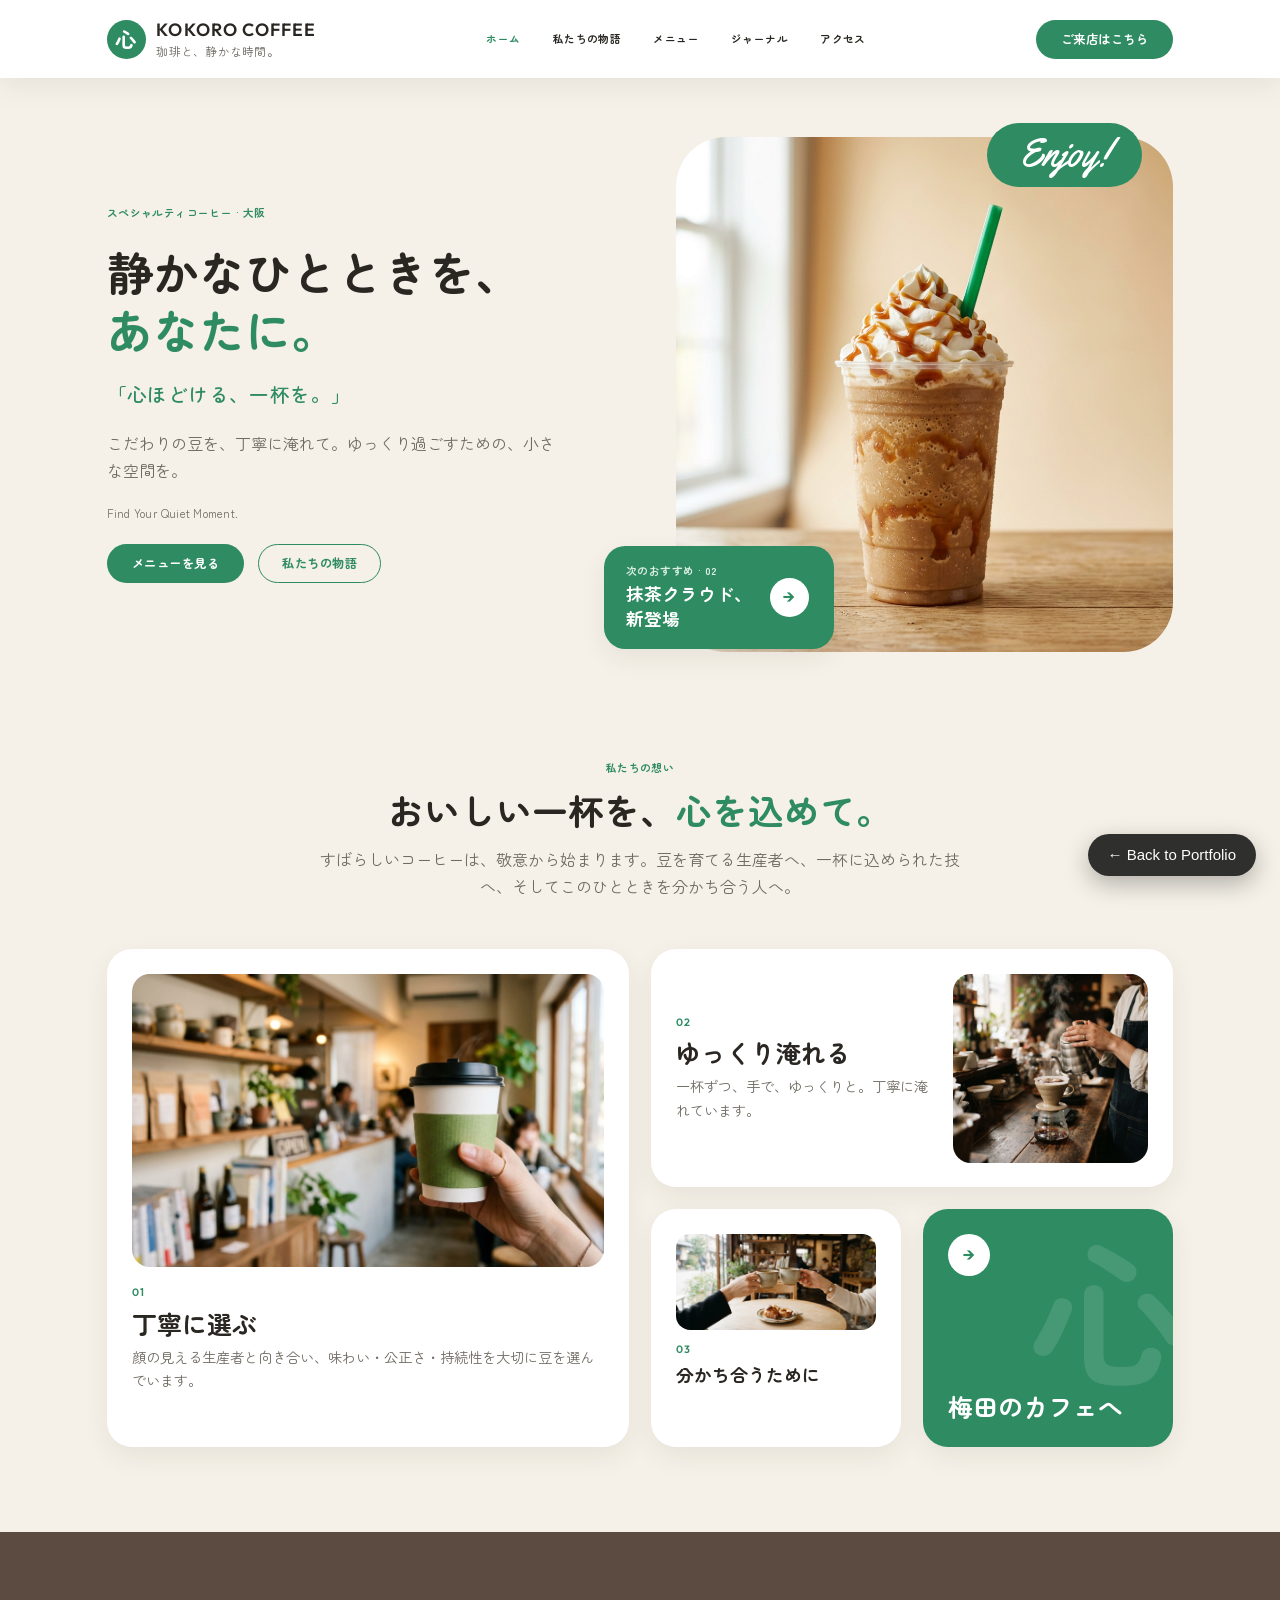
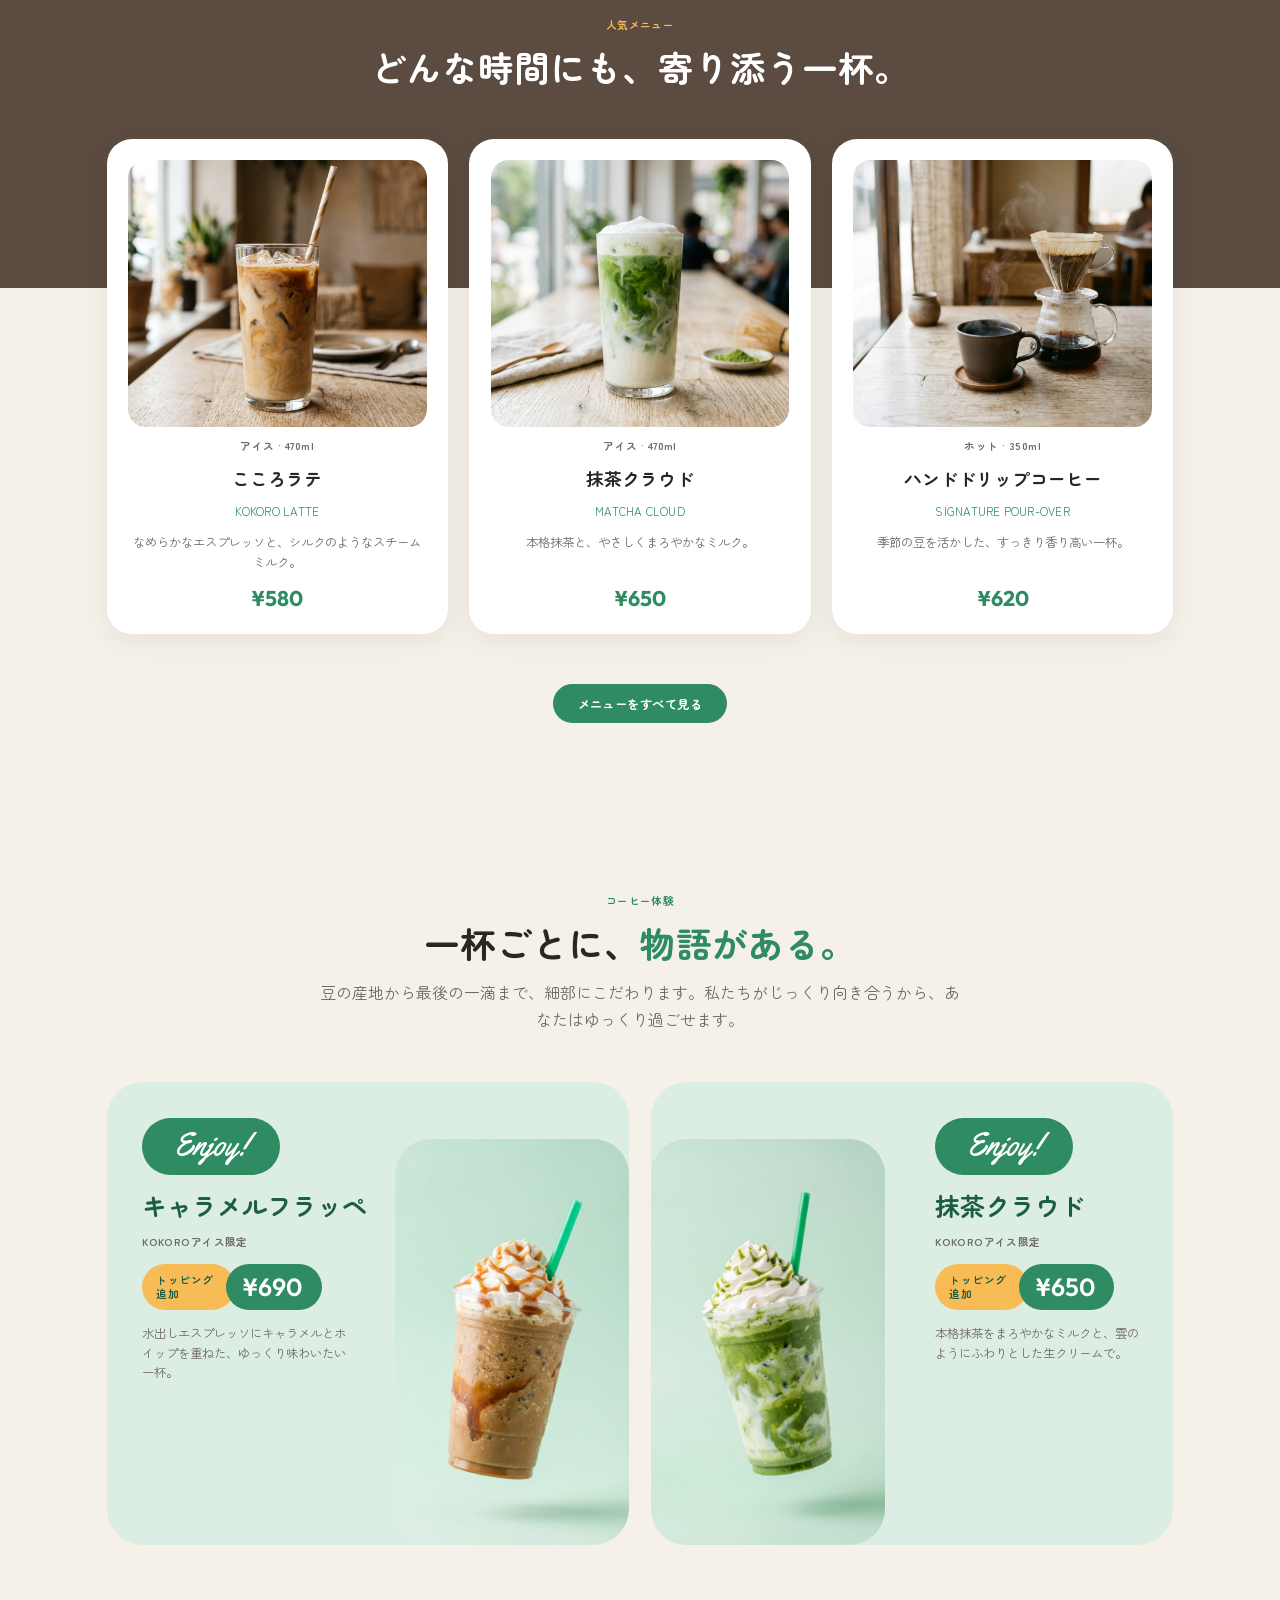
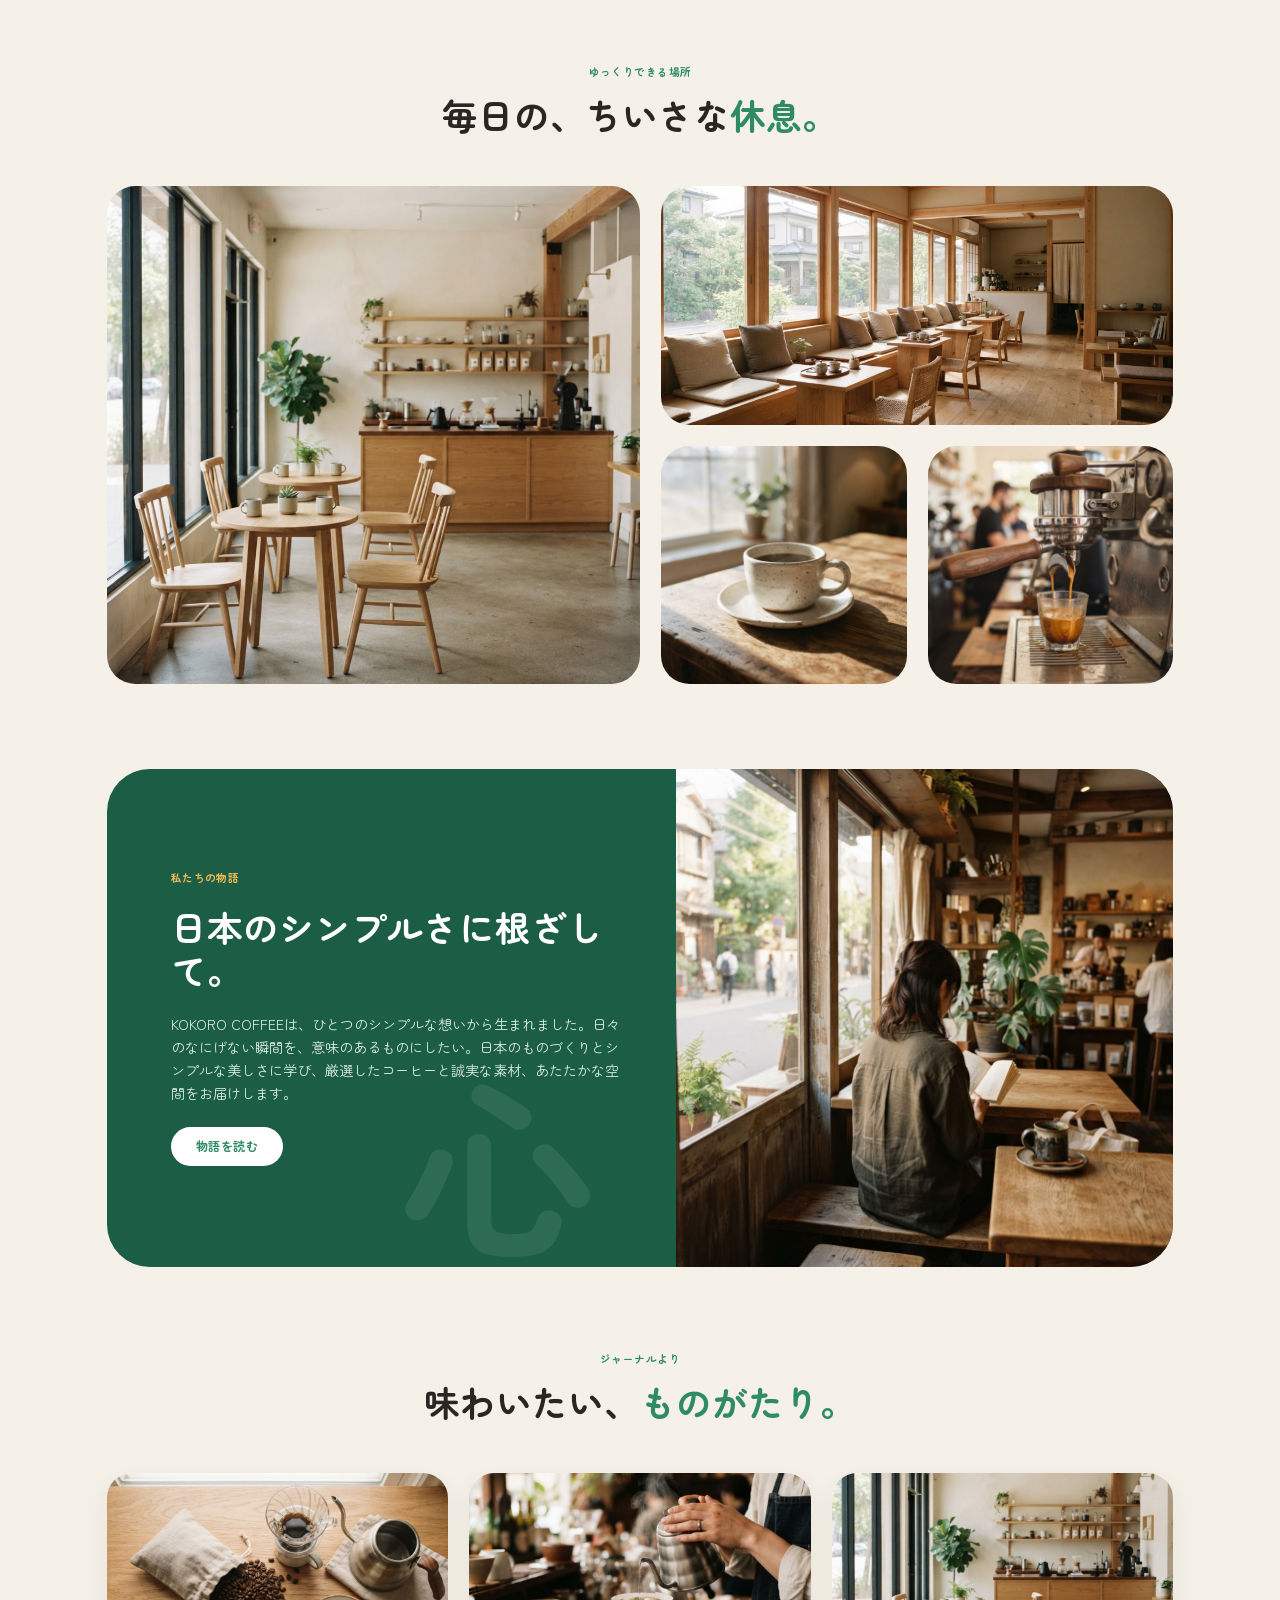
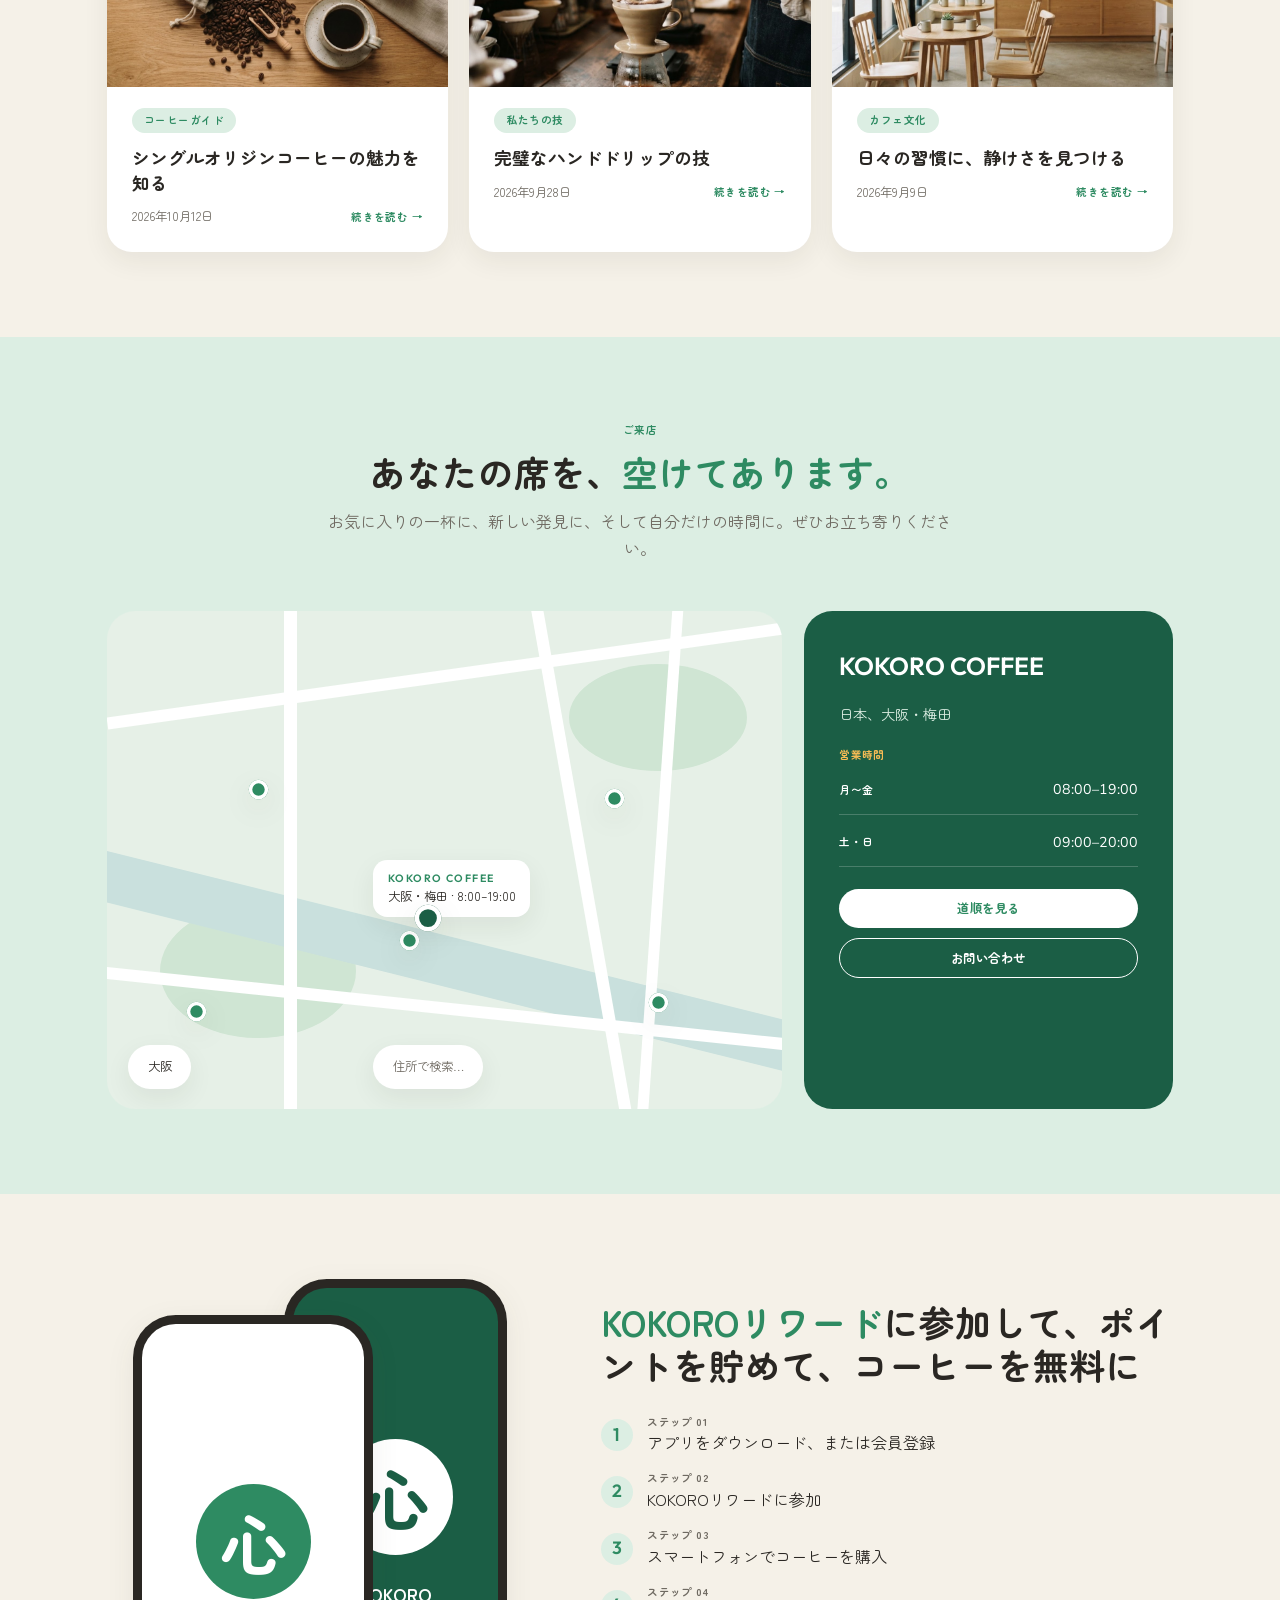
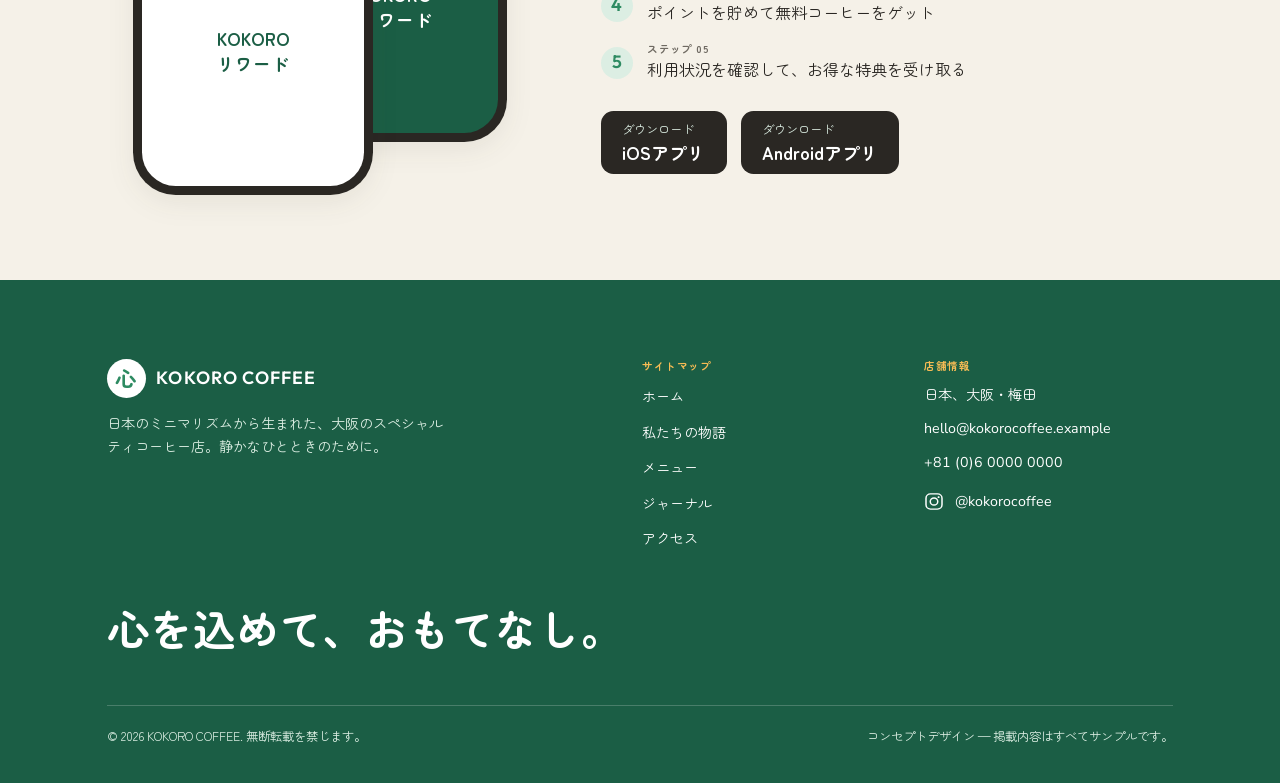
<file: projects/coffee/index.html>
<!doctype html>
<html lang="ja">
  <head>
    <meta charset="UTF-8" />
    <meta name="viewport" content="width=device-width, initial-scale=1.0" />
    <title>KOKORO COFFEE | 珈琲と、静かな時間。</title>
    <link rel="preconnect" href="https://fonts.googleapis.com" />
    <link rel="preconnect" href="https://fonts.gstatic.com" crossorigin />
    <link href="https://fonts.googleapis.com/css2?family=Nunito+Sans&family=Outfit:wght@600;700&family=Yellowtail&family=Zen+Maru+Gothic:wght@400;500;700&display=swap" rel="stylesheet" />
    <link rel="stylesheet" href="style.css" />
  </head>
  <body id="top">
    <!-- ===== 1. Navigation ===== -->
    <header class="nav">
      <a class="brand" href="#top">
        <span class="mark">心</span>
        <span><b class="brand-name">KOKORO COFFEE</b><small class="jp-small">珈琲と、静かな時間。</small></span>
      </a>
      <nav class="links label">
        <a class="now" href="#top">ホーム</a>
        <a href="#story">私たちの物語</a>
        <a href="#menu">メニュー</a>
        <a href="#journal">ジャーナル</a>
        <a href="#visit">アクセス</a>
      </nav>
      <a class="btn" href="#visit">ご来店はこちら</a>
    </header>

    <main>
      <!-- ===== 2. Hero ===== -->
      <section class="hero">
        <div class="hero-text">
          <p class="label green">スペシャルティコーヒー · 大阪</p>
          <h1>静かなひとときを、<br /><em>あなたに。</em></h1>
          <p class="tagline">「心ほどける、一杯を。」</p>
          <p class="lead muted">こだわりの豆を、丁寧に淹れて。ゆっくり過ごすための、小さな空間を。</p>
          <p class="jp-small">Find Your Quiet Moment.</p>
          <div class="row-16">
            <a class="btn" href="#menu">メニューを見る</a>
            <a class="btn line" href="#story">私たちの物語</a>
          </div>
        </div>
        <div class="hero-visual">
          <img class="hero-img cover" src="assets/hero.jpg" alt="アイスキャラメルクリームドリンク" />
          <a class="next" href="#menu">
            <span><span class="label mint">次のおすすめ · 02</span><b>抹茶クラウド、<br />新登場</b></span>
            <i class="arrow">→</i>
          </a>
          <p class="enjoy enjoy-hero">Enjoy!</p>
        </div>
      </section>

      <!-- ===== 3. Philosophy ===== -->
      <section class="sec philosophy">
        <div class="head">
          <p class="label green">私たちの想い</p>
          <h2>おいしい一杯を、<em>心を込めて。</em></h2>
          <p class="lead muted w720">すばらしいコーヒーは、敬意から始まります。豆を育てる生産者へ、一杯に込められた技へ、そしてこのひとときを分かち合う人へ。</p>
        </div>
        <div class="bento">
          <article class="card c1">
            <img class="cover" src="assets/value1.jpg" alt="紙カップを持つ手" loading="lazy" />
            <div class="col-8">
              <p class="num">01</p>
              <h3>丁寧に選ぶ</h3>
              <p class="body muted">顔の見える生産者と向き合い、味わい・公正さ・持続性を大切に豆を選んでいます。</p>
            </div>
          </article>
          <div class="bento-right">
            <article class="card c2">
              <div class="col-8 grow">
                <p class="num">02</p>
                <h3>ゆっくり淹れる</h3>
                <p class="body muted">一杯ずつ、手で、ゆっくりと。丁寧に淹れています。</p>
              </div>
              <img class="cover" src="assets/value2.jpg" alt="ハンドドリップをするバリスタ" loading="lazy" />
            </article>
            <div class="row-24">
              <article class="card c3">
                <img class="cover" src="assets/value3.jpg" alt="コーヒーを分かち合う友人たち" loading="lazy" />
                <div class="col-6">
                  <p class="num">03</p>
                  <h4>分かち合うために</h4>
                </div>
              </article>
              <a class="card c4" href="#visit">
                <i class="arrow big">→</i>
                <h3>梅田のカフェへ</h3>
                <span class="kanji">心</span>
              </a>
            </div>
          </div>
        </div>
      </section>

      <!-- ===== 4. Signature menu ===== -->
      <section class="sec menu" id="menu">
        <div class="mocha"></div>
        <div class="head">
          <p class="label sun">人気メニュー</p>
          <h2 class="white">どんな時間にも、寄り添う一杯。</h2>
        </div>
        <div class="row-24 full">
          <article class="product">
            <img class="cover" src="assets/latte.jpg" alt="こころラテ" loading="lazy" />
            <p class="label muted">アイス · 470ml</p>
            <h4>こころラテ</h4>
            <p class="jp-small green">KOKORO LATTE</p>
            <p class="small muted">なめらかなエスプレッソと、シルクのようなスチームミルク。</p>
            <p class="price">¥580</p>
          </article>
          <article class="product">
            <img class="cover" src="assets/matcha.jpg" alt="抹茶クラウド" loading="lazy" />
            <p class="label muted">アイス · 470ml</p>
            <h4>抹茶クラウド</h4>
            <p class="jp-small green">MATCHA CLOUD</p>
            <p class="small muted">本格抹茶と、やさしくまろやかなミルク。</p>
            <p class="price">¥650</p>
          </article>
          <article class="product">
            <img class="cover" src="assets/pourover.jpg" alt="ハンドドリップコーヒー" loading="lazy" />
            <p class="label muted">ホット · 350ml</p>
            <h4>ハンドドリップコーヒー</h4>
            <p class="jp-small green">SIGNATURE POUR-OVER</p>
            <p class="small muted">季節の豆を活かした、すっきり香り高い一杯。</p>
            <p class="price">¥620</p>
          </article>
        </div>
        <div class="center"><a class="btn" href="#menu">メニューをすべて見る</a></div>
      </section>

      <!-- ===== 5. Coffee experience ===== -->
      <section class="sec">
        <div class="head">
          <p class="label green">コーヒー体験</p>
          <h2>一杯ごとに、<em>物語がある。</em></h2>
          <p class="lead muted w720">豆の産地から最後の一滴まで、細部にこだわります。私たちがじっくり向き合うから、あなたはゆっくり過ごせます。</p>
        </div>
        <div class="row-24 full">
          <article class="banner">
            <img class="banner-img cover" style="left: 32.4rem" src="assets/banner1.jpg" alt="キャラメルフラッペ" loading="lazy" />
            <div class="banner-text" style="left: 4rem">
              <p class="enjoy">Enjoy!</p>
              <h3 class="deep">キャラメルフラッペ</h3>
              <p class="label muted">KOKOROアイス限定</p>
              <div class="badges">
                <span class="label topping">トッピング<br />追加</span>
                <span class="tag-price">¥690</span>
              </div>
              <p class="small muted w240">水出しエスプレッソにキャラメルとホイップを重ねた、ゆっくり味わいたい一杯。</p>
            </div>
          </article>
          <article class="banner">
            <img class="banner-img cover" style="left: 0" src="assets/banner2.jpg" alt="抹茶フラッペ" loading="lazy" />
            <div class="banner-text" style="left: 32rem">
              <p class="enjoy">Enjoy!</p>
              <h3 class="deep">抹茶クラウド</h3>
              <p class="label muted">KOKOROアイス限定</p>
              <div class="badges">
                <span class="label topping">トッピング<br />追加</span>
                <span class="tag-price">¥650</span>
              </div>
              <p class="small muted w240">本格抹茶をまろやかなミルクと、雲のようにふわりとした生クリームで。</p>
            </div>
          </article>
        </div>
      </section>

      <!-- ===== 6. Our space ===== -->
      <section class="sec space">
        <div class="head">
          <p class="label green">ゆっくりできる場所</p>
          <h2>毎日の、ちいさな<em>休息。</em></h2>
        </div>
        <div class="row-24 full">
          <img class="cover r32" style="width: 60rem; height: 56rem" src="assets/space1.jpg" alt="ミニマルな店内" loading="lazy" />
          <div class="col-24">
            <img class="cover r32" style="width: 57.6rem; height: 26.8rem" src="assets/space2.jpg" alt="木のテーブルと席" loading="lazy" />
            <div class="row-24">
              <img class="cover r32" style="width: 27.6rem; height: 26.8rem" src="assets/space3.jpg" alt="カップにあたる陽の光" loading="lazy" />
              <img class="cover r32" style="width: 27.6rem; height: 26.8rem" src="assets/space4.jpg" alt="コーヒー器具" loading="lazy" />
            </div>
          </div>
        </div>
      </section>

      <!-- ===== 7. Our story ===== -->
      <section class="story-wrap" id="story">
        <div class="story">
          <div class="story-text">
            <p class="label sun">私たちの物語</p>
            <h2 class="white">日本のシンプルさに根ざして。</h2>
            <p class="body mint">KOKORO COFFEEは、ひとつのシンプルな想いから生まれました。日々のなにげない瞬間を、意味のあるものにしたい。日本のものづくりとシンプルな美しさに学び、厳選したコーヒーと誠実な素材、あたたかな空間をお届けします。</p>
            <a class="btn white-btn" href="#story">物語を読む</a>
            <span class="kanji2">心</span>
          </div>
          <img class="cover story-img" src="assets/story.jpg" alt="カフェで過ごす人" loading="lazy" />
        </div>
      </section>

      <!-- ===== 8. Journal ===== -->
      <section class="journal" id="journal">
        <div class="head">
          <p class="label green">ジャーナルより</p>
          <h2>味わいたい、<em>ものがたり。</em></h2>
        </div>
        <div class="row-24 full">
          <article class="post">
            <img class="cover" src="assets/journal1.jpg" alt="コーヒー豆と抽出器具" loading="lazy" />
            <div class="post-body">
              <p class="label green pill">コーヒーガイド</p>
              <h4>シングルオリジンコーヒーの魅力を知る</h4>
              <p class="meta"><span class="small muted">2026年10月12日</span><span class="label green">続きを読む →</span></p>
            </div>
          </article>
          <article class="post">
            <img class="cover" src="assets/value2.jpg" alt="ハンドドリップをするバリスタ" loading="lazy" />
            <div class="post-body">
              <p class="label green pill">私たちの技</p>
              <h4>完璧なハンドドリップの技</h4>
              <p class="meta"><span class="small muted">2026年9月28日</span><span class="label green">続きを読む →</span></p>
            </div>
          </article>
          <article class="post">
            <img class="cover" src="assets/space1.jpg" alt="静かなカフェの店内" loading="lazy" />
            <div class="post-body">
              <p class="label green pill">カフェ文化</p>
              <h4>日々の習慣に、静けさを見つける</h4>
              <p class="meta"><span class="small muted">2026年9月9日</span><span class="label green">続きを読む →</span></p>
            </div>
          </article>
        </div>
      </section>

      <!-- ===== 9. Location ===== -->
      <section class="sec visit" id="visit">
        <div class="head">
          <p class="label green">ご来店</p>
          <h2>あなたの席を、<em>空けてあります。</em></h2>
          <p class="lead muted w720">お気に入りの一杯に、新しい発見に、そして自分だけの時間に。ぜひお立ち寄りください。</p>
        </div>
        <div class="row-24 full">
          <div class="map" aria-label="サンプルの地図">
            <img class="abs" style="left: 6rem; top: 33rem; width: 22rem; height: 15rem" src="assets/park1.svg" alt="" />
            <img class="abs" style="left: 52rem; top: 6rem; width: 20rem; height: 12rem" src="assets/park2.svg" alt="" />
            <i class="road" style="left: -6rem; top: 36.8rem; width: 90rem; height: 5.6rem; background: #c9e0dd; transform: rotate(14deg)"></i>
            <i class="road" style="left: -0.3rem; top: 6.4rem; width: 80rem; height: 1.4rem; transform: rotate(-8deg)"></i>
            <i class="road" style="left: -0.3rem; top: 44.2rem; width: 80rem; height: 1.4rem; transform: rotate(6deg)"></i>
            <i class="road" style="left: 20rem; top: -4rem; width: 1.4rem; height: 70rem"></i>
            <i class="road" style="left: 53.1rem; top: -4.6rem; width: 1.4rem; height: 70rem; transform: rotate(-10deg)"></i>
            <i class="road" style="left: 61.5rem; top: -4rem; width: 1.2rem; height: 70rem; transform: rotate(4deg)"></i>
            <img class="pin" style="left: 13rem; top: 17rem" src="assets/pin.svg" alt="" />
            <img class="pin" style="left: 30rem; top: 34rem" src="assets/pin.svg" alt="" />
            <img class="pin" style="left: 53rem; top: 18rem" src="assets/pin.svg" alt="" />
            <img class="pin" style="left: 58rem; top: 41rem" src="assets/pin.svg" alt="" />
            <img class="pin" style="left: 6rem; top: 42rem" src="assets/pin.svg" alt="" />
            <div class="map-label"><p class="num">KOKORO COFFEE</p><p class="small">大阪・梅田 · 8:00–19:00</p></div>
            <img class="pin-active" src="assets/pin-active.svg" alt="" />
            <p class="search small" style="left: 2.4rem">大阪</p>
            <p class="search small muted" style="left: 30rem">住所で検索…</p>
          </div>
          <div class="panel">
            <h3 class="outfit white">KOKORO COFFEE</h3>
            <p class="body mint">日本、大阪・梅田</p>
            <div class="hours">
              <p class="label sun">営業時間</p>
              <p class="hour"><span class="label">月〜金</span><span class="nunito">08:00–19:00</span></p>
              <p class="hour"><span class="label">土・日</span><span class="nunito">09:00–20:00</span></p>
            </div>
            <div class="col-12">
              <a class="btn white-btn" href="#visit">道順を見る</a>
              <a class="btn line-white" href="#visit">お問い合わせ</a>
            </div>
          </div>
        </div>
      </section>

      <!-- ===== 10. Rewards ===== -->
      <section class="rewards">
        <div class="phones">
          <div class="phone" style="left: 20rem; top: 0; width: 25rem; height: 52rem">
            <div class="screen" style="width: 23rem; height: 50rem; background: #1b5e45">
              <img class="abs" style="left: 5rem; top: 17rem; width: 13rem; height: 13rem" src="assets/logo.svg" alt="" />
              <span class="kanji3" style="left: 7.7rem; top: 19.7rem; color: #1b5e45">心</span>
              <p class="phone-name white" style="left: 11.5rem; top: 33rem">KOKORO<br />リワード</p>
            </div>
          </div>
          <div class="phone" style="left: 3rem; top: 4rem; width: 27rem; height: 54rem">
            <div class="screen" style="width: 25rem; height: 52rem; background: #fff">
              <img class="abs" style="left: 6rem; top: 18rem; width: 13rem; height: 13rem" src="assets/logo1.svg" alt="" />
              <span class="kanji3" style="left: 8.7rem; top: 20.7rem; color: #fff">心</span>
              <p class="phone-name deep" style="left: 12.5rem; top: 34rem">KOKORO<br />リワード</p>
            </div>
          </div>
        </div>
        <div class="rewards-text">
          <h2 class="left"><em>KOKOROリワード</em>に参加して、ポイントを貯めて、コーヒーを無料に</h2>
          <ol class="steps">
            <li><i>1</i><span><span class="label muted">ステップ 01</span><b>アプリをダウンロード、または会員登録</b></span></li>
            <li><i>2</i><span><span class="label muted">ステップ 02</span><b>KOKOROリワードに参加</b></span></li>
            <li><i>3</i><span><span class="label muted">ステップ 03</span><b>スマートフォンでコーヒーを購入</b></span></li>
            <li><i>4</i><span><span class="label muted">ステップ 04</span><b>ポイントを貯めて無料コーヒーをゲット</b></span></li>
            <li><i>5</i><span><span class="label muted">ステップ 05</span><b>利用状況を確認して、お得な特典を受け取る</b></span></li>
          </ol>
          <div class="row-16">
            <p class="store"><span class="small mint">ダウンロード</span><b>iOSアプリ</b></p>
            <p class="store"><span class="small mint">ダウンロード</span><b>Androidアプリ</b></p>
          </div>
        </div>
      </section>
    </main>

    <!-- ===== 11. Footer ===== -->
    <footer class="footer">
      <div class="foot-cols">
        <div class="foot-brand">
          <a class="brand" href="#top"><span class="mark inverse">心</span><b class="brand-name white">KOKORO COFFEE</b></a>
          <p class="body mint">日本のミニマリズムから生まれた、大阪のスペシャルティコーヒー店。静かなひとときのために。</p>
        </div>
        <div class="foot-nav">
          <p class="label sun">サイトマップ</p>
          <a href="#top">ホーム</a>
          <a href="#story">私たちの物語</a>
          <a href="#menu">メニュー</a>
          <a href="#journal">ジャーナル</a>
          <a href="#visit">アクセス</a>
        </div>
        <div class="foot-visit">
          <p class="label sun">店舗情報</p>
          <p class="body">日本、大阪・梅田</p>
          <p class="nunito">hello@kokorocoffee.example</p>
          <p class="nunito">+81 (0)6 0000 0000</p>
          <p class="insta nunito"><img src="assets/instagram.svg" alt="" />@kokorocoffee</p>
        </div>
      </div>
      <p class="foot-big">心を込めて、おもてなし。</p>
      <div class="foot-bottom">
        <p>© 2026 KOKORO COFFEE. 無断転載を禁じます。</p>
        <p>コンセプトデザイン — 掲載内容はすべてサンプルです。</p>
      </div>
    </footer>
    <script src="../back.js"></script>
  </body>
</html>
</file>
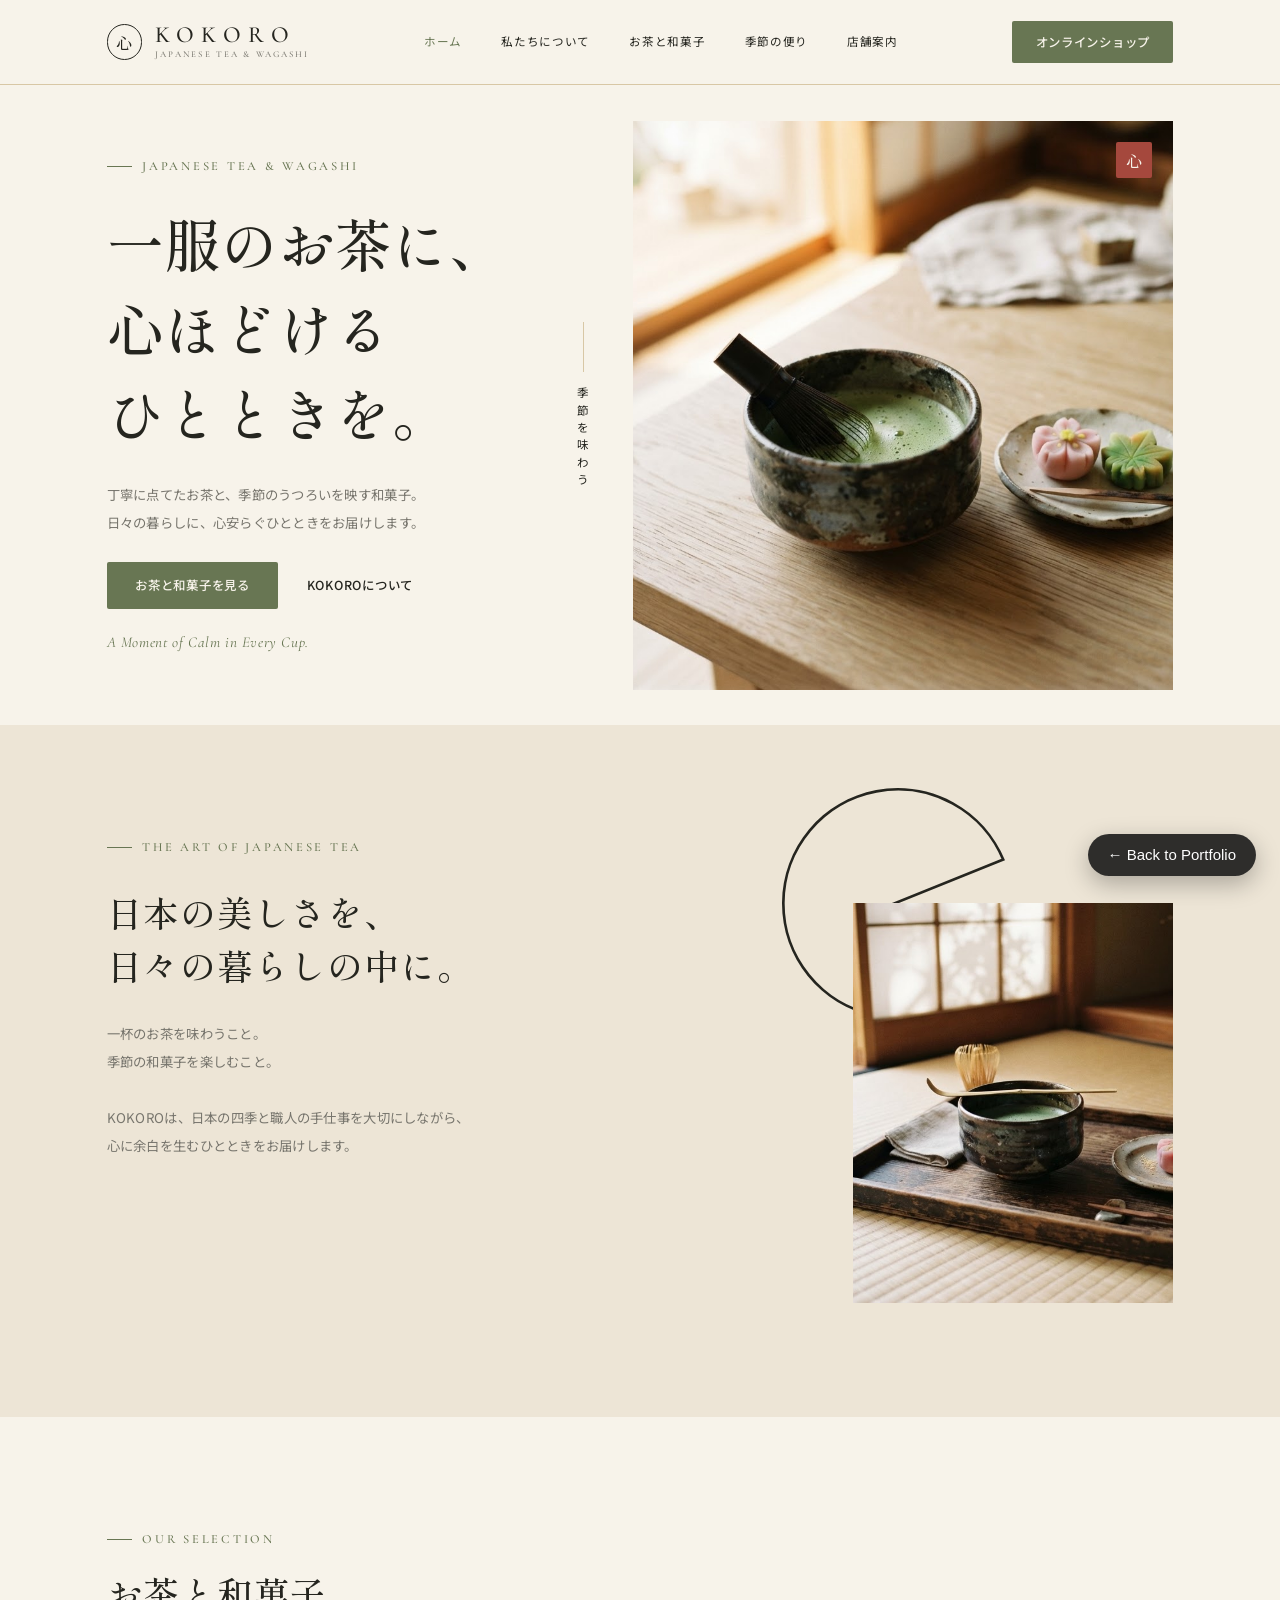
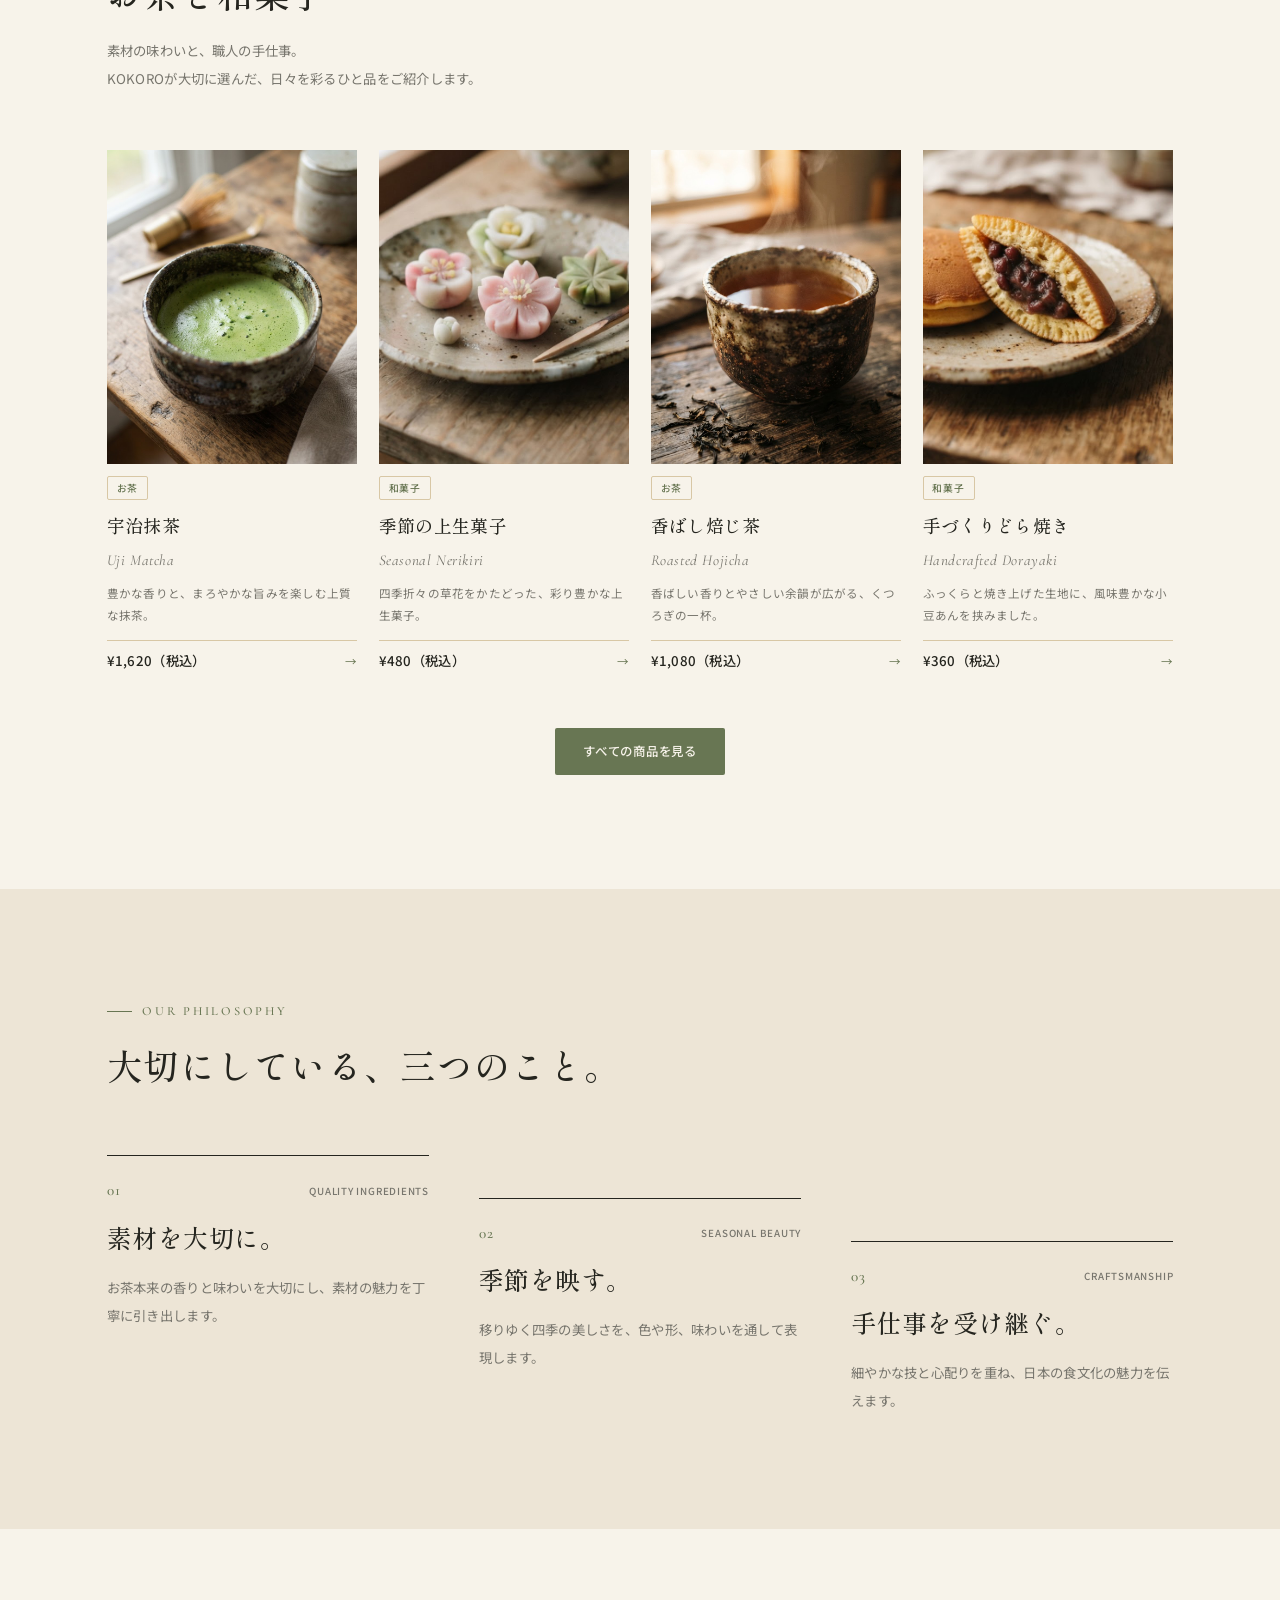
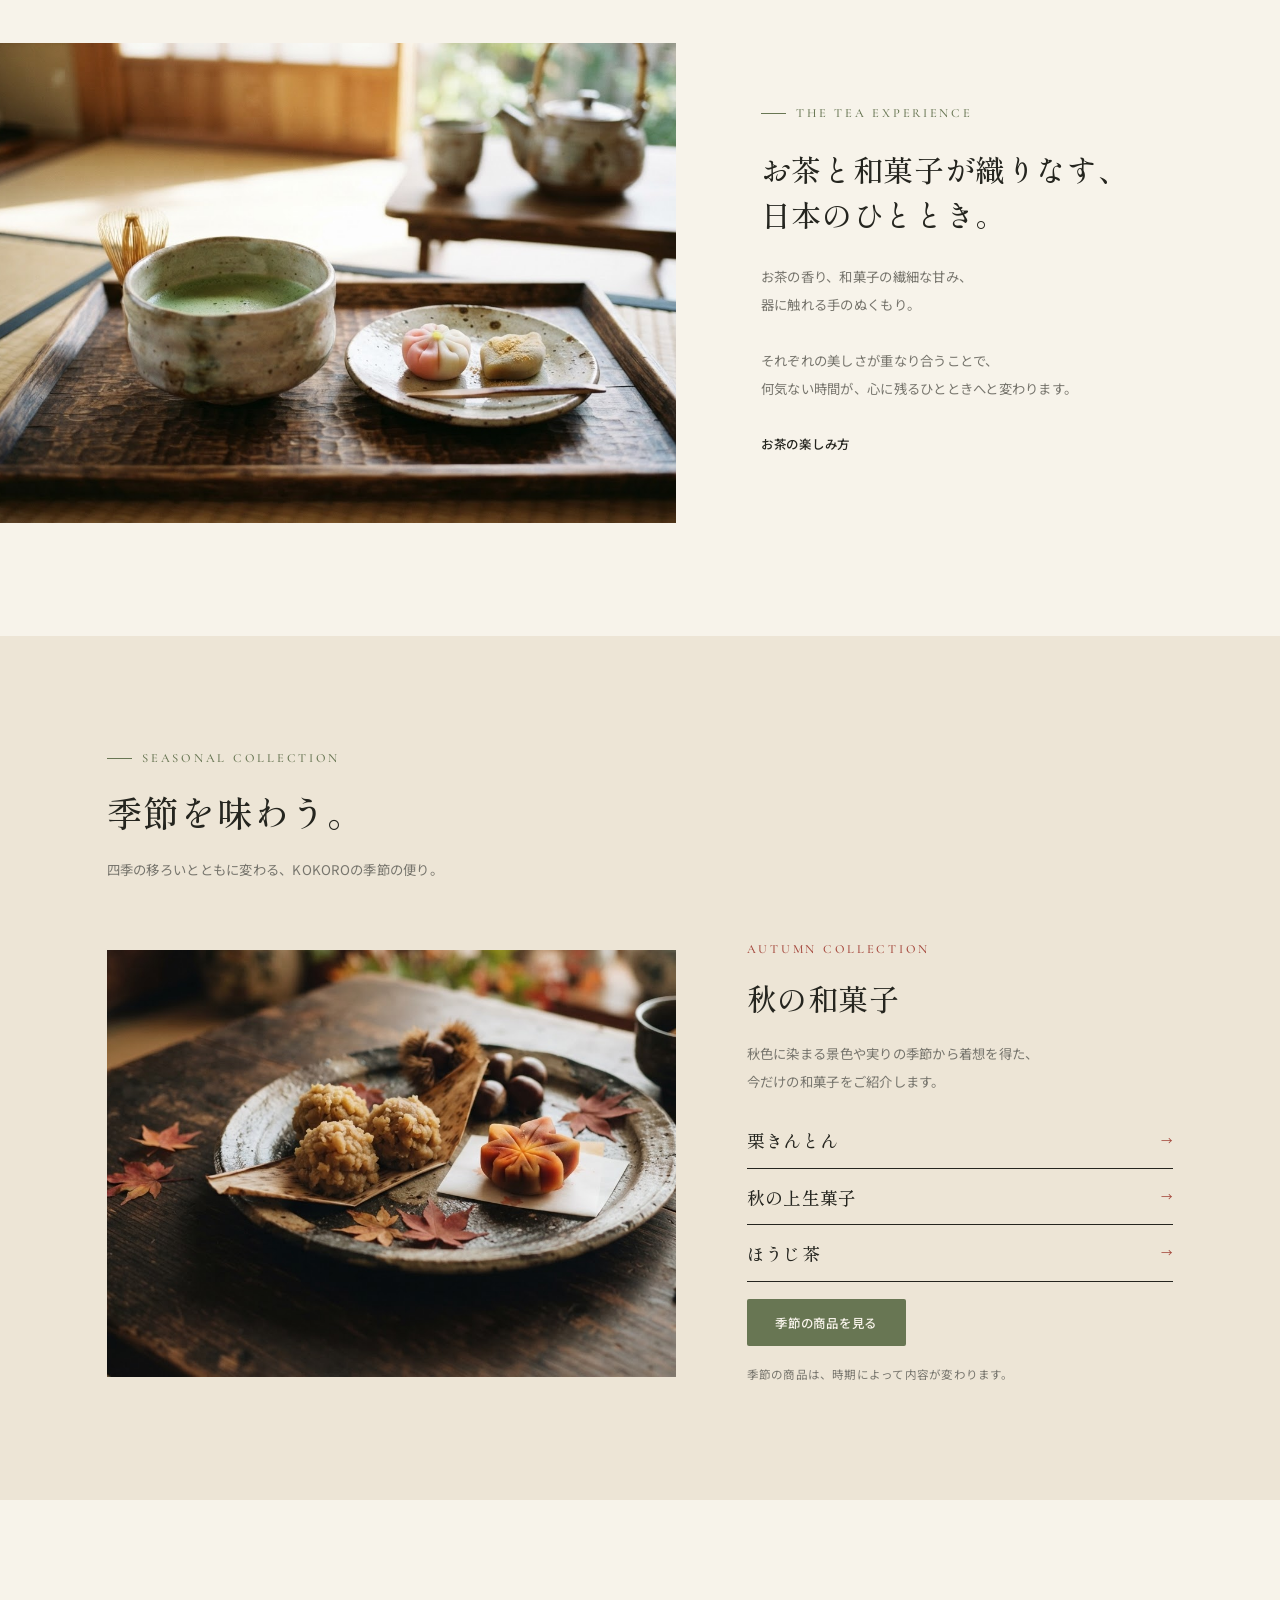
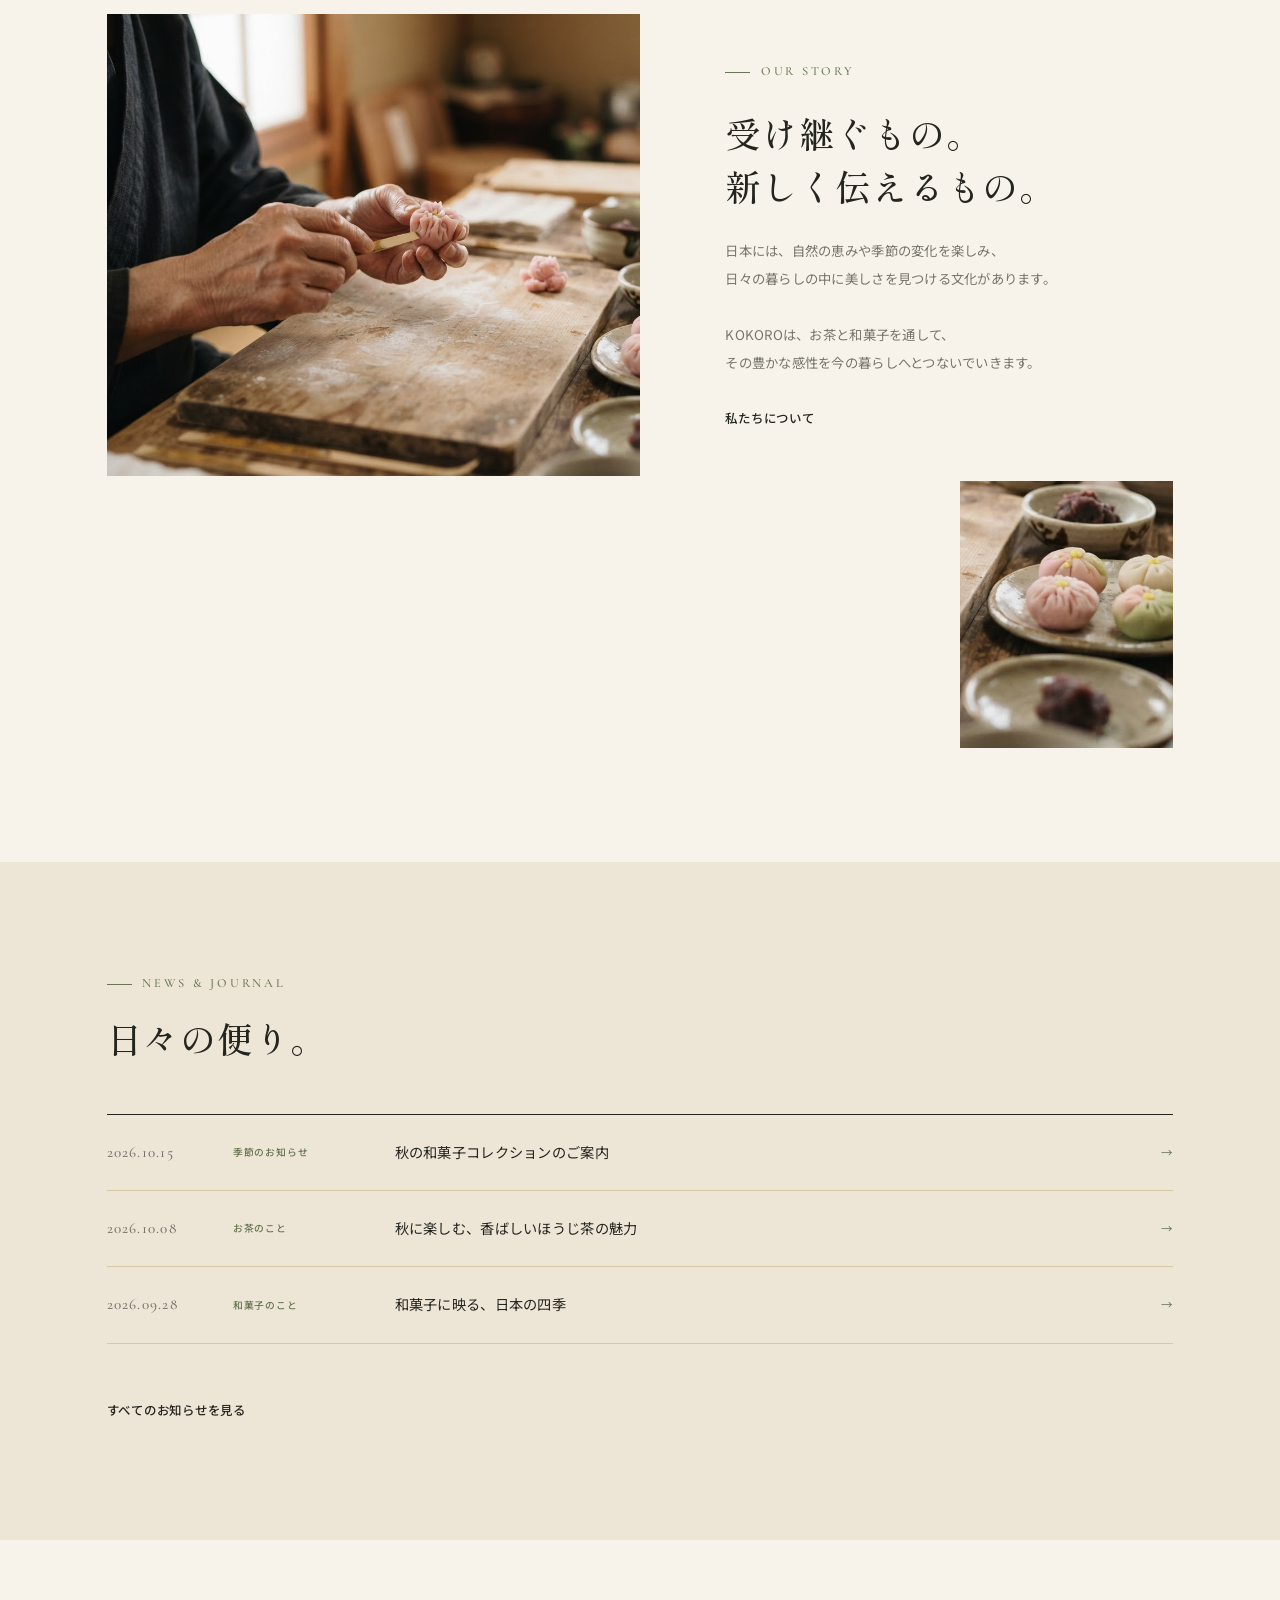
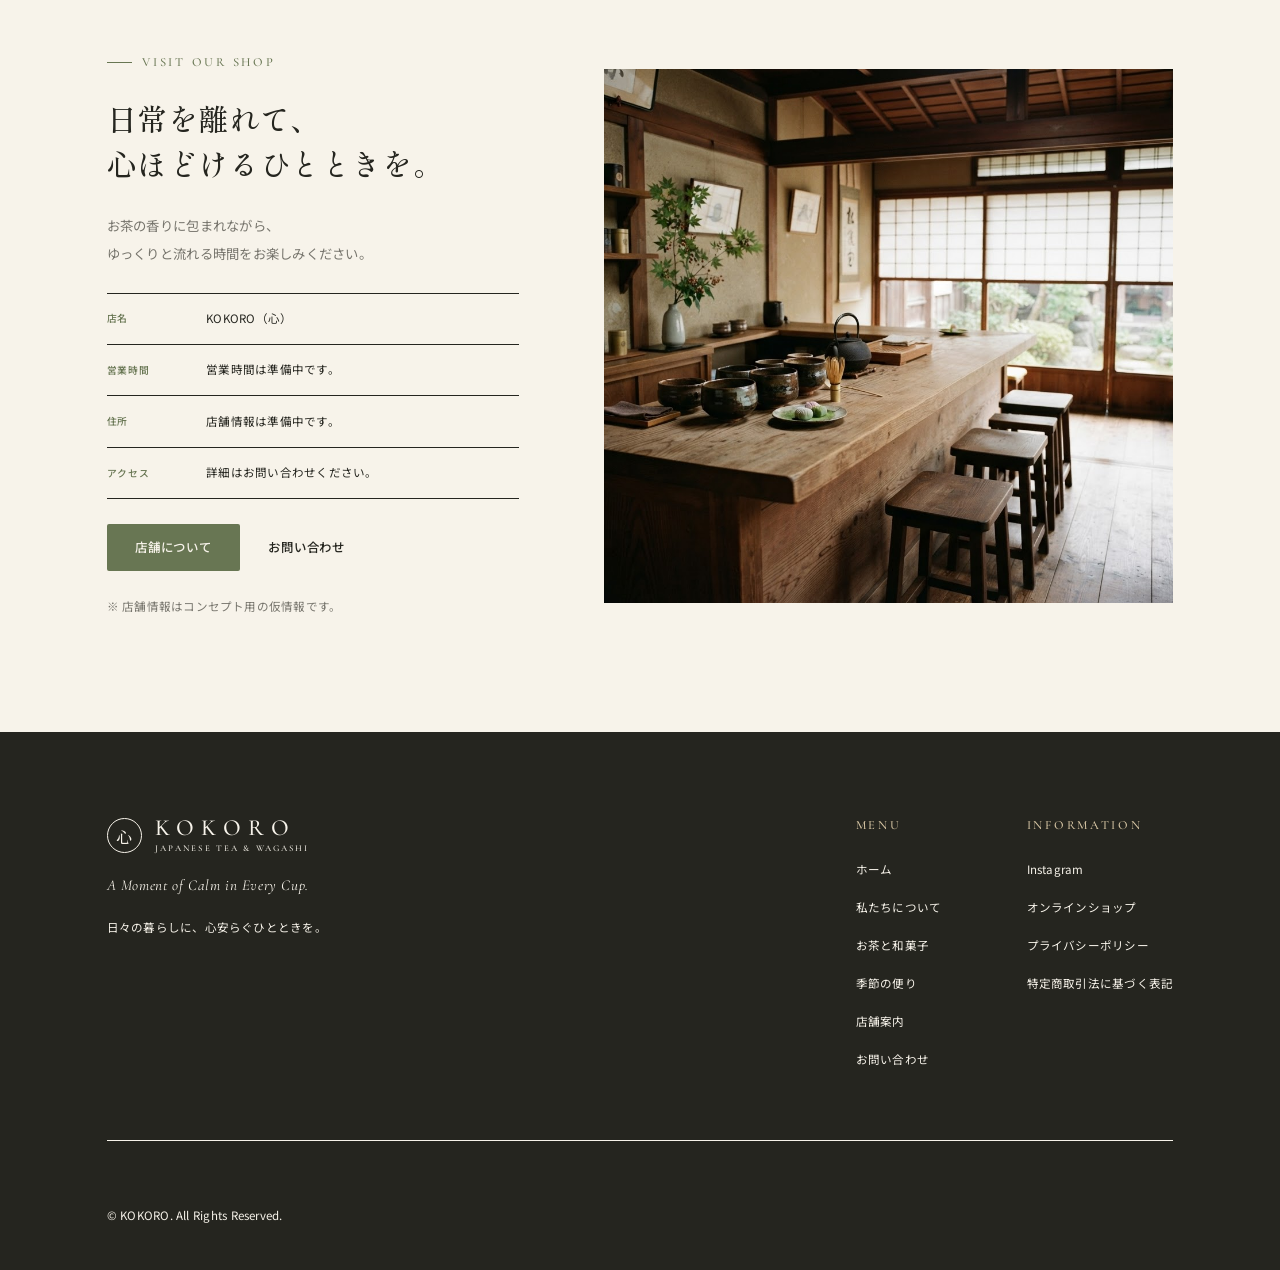
<file: projects/kokoro/index.html>
<!doctype html>
<html lang="ja">
  <head>
    <meta charset="UTF-8" />
    <meta name="viewport" content="width=device-width, initial-scale=1.0" />
    <title>KOKORO | Japanese Tea &amp; Wagashi</title>
    <link rel="preconnect" href="https://fonts.googleapis.com" />
    <link rel="preconnect" href="https://fonts.gstatic.com" crossorigin />
    <link href="https://fonts.googleapis.com/css2?family=Cormorant+Garamond:ital,wght@0,500;1,400&family=Noto+Sans+JP:wght@400;500&family=Shippori+Mincho:wght@500&display=swap" rel="stylesheet" />
    <link rel="stylesheet" href="style.css" />
  </head>
  <body>
    <!-- ===== Header ===== -->
    <header class="header">
      <a class="logo" href="#top">
        <span class="seal-ring">心</span>
        <span class="wordmark"><b>KOKORO</b><small>JAPANESE TEA &amp; WAGASHI</small></span>
      </a>
      <nav class="nav">
        <a class="now" href="#top">ホーム</a>
        <a href="#about">私たちについて</a>
        <a href="#products">お茶と和菓子</a>
        <a href="#seasonal">季節の便り</a>
        <a href="#shop">店舗案内</a>
      </nav>
      <a class="btn btn-header" href="#products">オンラインショップ</a>
    </header>

    <main id="top">
      <!-- ===== Hero ===== -->
      <section class="hero">
        <div class="hero-text">
          <p class="eyebrow"><i></i>JAPANESE TEA &amp; WAGASHI</p>
          <h1>一服のお茶に、<br />心ほどける<br />ひとときを。</h1>
          <p class="body">丁寧に点てたお茶と、季節のうつろいを映す和菓子。<br />日々の暮らしに、心安らぐひとときをお届けします。</p>
          <div class="cta">
            <a class="btn" href="#products">お茶と和菓子を見る</a>
            <a class="btn-text" href="#about">KOKOROについて</a>
          </div>
          <p class="en">A Moment of Calm in Every Cup.</p>
        </div>
        <div class="hero-label">
          <i></i>
          <p>季<br />節<br />を<br />味<br />わ<br />う</p>
        </div>
        <div class="hero-img">
          <div class="ph"><img style="height: 115%; left: -10.53%; top: -15%; width: 121.05%" src="assets/hero.jpg" alt="抹茶と和菓子" /></div>
          <span class="seal">心</span>
        </div>
      </section>

      <!-- ===== Brand ===== -->
      <section class="intro" id="about">
        <img class="ink-circle" src="assets/ink-circle.svg" alt="" />
        <div class="intro-text">
          <p class="eyebrow"><i></i>THE ART OF JAPANESE TEA</p>
          <h2>日本の美しさを、<br />日々の暮らしの中に。</h2>
          <p class="body">一杯のお茶を味わうこと。<br />季節の和菓子を楽しむこと。<br /><br />KOKOROは、日本の四季と職人の手仕事を大切にしながら、<br />心に余白を生むひとときをお届けします。</p>
        </div>
        <div class="intro-img ph"><img style="height: 110%; left: -53.37%; top: -10%; width: 246.12%" src="assets/intro.jpg" alt="お茶と和菓子" loading="lazy" /></div>
      </section>

      <!-- ===== Products ===== -->
      <section class="products" id="products">
        <div class="head">
          <p class="eyebrow"><i></i>OUR SELECTION</p>
          <h2>お茶と和菓子</h2>
          <p class="body">素材の味わいと、職人の手仕事。<br />KOKOROが大切に選んだ、日々を彩るひと品をご紹介します。</p>
        </div>
        <div class="grid">
          <article class="card">
            <div class="card-img ph"><img style="height: 100%; left: -0.42%; top: 0; width: 100.84%" src="assets/matcha.jpg" alt="宇治抹茶" loading="lazy" /></div>
            <span class="tag">お茶</span>
            <h3>宇治抹茶</h3>
            <p class="en muted">Uji Matcha</p>
            <p class="small muted-text">豊かな香りと、まろやかな旨みを楽しむ上質な抹茶。</p>
            <p class="price"><b>¥1,620（税込）</b><span>→</span></p>
          </article>
          <article class="card">
            <div class="card-img ph"><img style="height: 160%; left: -30.11%; top: -49.2%; width: 160.23%" src="assets/nerikiri.jpg" alt="季節の上生菓子" loading="lazy" /></div>
            <span class="tag">和菓子</span>
            <h3>季節の上生菓子</h3>
            <p class="en muted">Seasonal Nerikiri</p>
            <p class="small muted-text">四季折々の草花をかたどった、彩り豊かな上生菓子。</p>
            <p class="price"><b>¥480（税込）</b><span>→</span></p>
          </article>
          <article class="card">
            <div class="card-img ph"><img style="height: 100%; left: -0.84%; top: 0; width: 100.84%" src="assets/hojicha.jpg" alt="香ばし焙じ茶" loading="lazy" /></div>
            <span class="tag">お茶</span>
            <h3>香ばし焙じ茶</h3>
            <p class="en muted">Roasted Hojicha</p>
            <p class="small muted-text">香ばしい香りとやさしい余韻が広がる、くつろぎの一杯。</p>
            <p class="price"><b>¥1,080（税込）</b><span>→</span></p>
          </article>
          <article class="card">
            <div class="card-img ph"><img style="height: 170%; left: -62.36%; top: -52%; width: 170.24%" src="assets/dorayaki.jpg" alt="手づくりどら焼き" loading="lazy" /></div>
            <span class="tag">和菓子</span>
            <h3>手づくりどら焼き</h3>
            <p class="en muted">Handcrafted Dorayaki</p>
            <p class="small muted-text">ふっくらと焼き上げた生地に、風味豊かな小豆あんを挟みました。</p>
            <p class="price"><b>¥360（税込）</b><span>→</span></p>
          </article>
        </div>
        <div class="center"><a class="btn" href="#products">すべての商品を見る</a></div>
      </section>

      <!-- ===== Philosophy ===== -->
      <section class="philosophy">
        <div class="head wide">
          <p class="eyebrow"><i></i>OUR PHILOSOPHY</p>
          <h2>大切にしている、三つのこと。</h2>
        </div>
        <div class="principles">
          <article>
            <p class="p-top"><b>01</b><span>QUALITY INGREDIENTS</span></p>
            <h3>素材を大切に。</h3>
            <p class="body">お茶本来の香りと味わいを大切にし、素材の魅力を丁寧に引き出します。</p>
          </article>
          <article style="margin-top: 4.8rem">
            <p class="p-top"><b>02</b><span>SEASONAL BEAUTY</span></p>
            <h3>季節を映す。</h3>
            <p class="body">移りゆく四季の美しさを、色や形、味わいを通して表現します。</p>
          </article>
          <article style="margin-top: 9.6rem">
            <p class="p-top"><b>03</b><span>CRAFTSMANSHIP</span></p>
            <h3>手仕事を受け継ぐ。</h3>
            <p class="body">細やかな技と心配りを重ね、日本の食文化の魅力を伝えます。</p>
          </article>
        </div>
      </section>

      <!-- ===== Experience ===== -->
      <section class="experience">
        <div class="exp-img ph"><img style="height: 115.6%; left: -5%; top: -15.6%; width: 110%" src="assets/experience.jpg" alt="お茶と和菓子のひととき" loading="lazy" /></div>
        <div class="col-464">
          <p class="eyebrow"><i></i>THE TEA EXPERIENCE</p>
          <h2 class="narrow">お茶と和菓子が織りなす、<br />日本のひととき。</h2>
          <p class="body">お茶の香り、和菓子の繊細な甘み、<br />器に触れる手のぬくもり。<br /><br />それぞれの美しさが重なり合うことで、<br />何気ない時間が、心に残るひとときへと変わります。</p>
          <a class="btn-text" href="#products">お茶の楽しみ方</a>
        </div>
      </section>

      <!-- ===== Seasonal ===== -->
      <section class="seasonal" id="seasonal">
        <div class="head">
          <p class="eyebrow"><i></i>SEASONAL COLLECTION</p>
          <h2>季節を味わう。</h2>
          <p class="body">四季の移ろいとともに変わる、KOKOROの季節の便り。</p>
        </div>
        <div class="autumn">
          <div class="autumn-img ph"><img style="height: 125%; left: -2.5%; top: -25%; width: 125%" src="assets/autumn.jpg" alt="秋の和菓子" loading="lazy" /></div>
          <div class="autumn-text">
            <p class="eyebrow red">AUTUMN COLLECTION</p>
            <h2 class="narrow">秋の和菓子</h2>
            <p class="body">秋色に染まる景色や実りの季節から着想を得た、<br />今だけの和菓子をご紹介します。</p>
            <ul class="items">
              <li>栗きんとん<span>→</span></li>
              <li>秋の上生菓子<span>→</span></li>
              <li>ほうじ茶<span>→</span></li>
            </ul>
            <a class="btn fit" href="#products">季節の商品を見る</a>
            <p class="small muted-text">季節の商品は、時期によって内容が変わります。</p>
          </div>
        </div>
      </section>

      <!-- ===== Story ===== -->
      <section class="story">
        <div class="story-img ph"><img style="height: 110%; left: 0; top: -10%; width: 118.34%" src="assets/story.jpg" alt="和菓子をつくる職人の手" loading="lazy" /></div>
        <div class="story-text">
          <p class="eyebrow"><i></i>OUR STORY</p>
          <h2>受け継ぐもの。<br />新しく伝えるもの。</h2>
          <p class="body">日本には、自然の恵みや季節の変化を楽しみ、<br />日々の暮らしの中に美しさを見つける文化があります。<br /><br />KOKOROは、お茶と和菓子を通して、<br />その豊かな感性を今の暮らしへとつないでいきます。</p>
          <a class="btn-text" href="#about">私たちについて</a>
          <div class="support">
            <div class="support-img ph"><img style="height: 240%; left: -272.41%; top: -137.2%; width: 372.41%" src="assets/story.jpg" alt="" loading="lazy" /></div>
          </div>
        </div>
      </section>

      <!-- ===== News ===== -->
      <section class="news">
        <div class="head">
          <p class="eyebrow"><i></i>NEWS &amp; JOURNAL</p>
          <h2>日々の便り。</h2>
        </div>
        <div class="news-list">
          <div class="row"><b>2026.10.15</b><em>季節のお知らせ</em><p>秋の和菓子コレクションのご案内</p><span>→</span></div>
          <div class="row"><b>2026.10.08</b><em>お茶のこと</em><p>秋に楽しむ、香ばしいほうじ茶の魅力</p><span>→</span></div>
          <div class="row"><b>2026.09.28</b><em>和菓子のこと</em><p>和菓子に映る、日本の四季</p><span>→</span></div>
        </div>
        <a class="btn-text" href="#top">すべてのお知らせを見る</a>
      </section>

      <!-- ===== Shop ===== -->
      <section class="visit" id="shop">
        <div class="col-464">
          <p class="eyebrow"><i></i>VISIT OUR SHOP</p>
          <h2 class="narrow">日常を離れて、<br />心ほどけるひとときを。</h2>
          <p class="body">お茶の香りに包まれながら、<br />ゆっくりと流れる時間をお楽しみください。</p>
          <dl class="info">
            <div><dt>店名</dt><dd>KOKORO（心）</dd></div>
            <div><dt>営業時間</dt><dd>営業時間は準備中です。</dd></div>
            <div><dt>住所</dt><dd>店舗情報は準備中です。</dd></div>
            <div><dt>アクセス</dt><dd>詳細はお問い合わせください。</dd></div>
          </dl>
          <div class="cta">
            <a class="btn" href="#shop">店舗について</a>
            <a class="btn-text" href="#shop">お問い合わせ</a>
          </div>
          <p class="small muted-text">※ 店舗情報はコンセプト用の仮情報です。</p>
        </div>
        <div class="visit-img ph"><img style="height: 100%; left: -14.01%; top: 0; width: 116.38%" src="assets/shop.jpg" alt="店内の様子" loading="lazy" /></div>
      </section>
    </main>

    <!-- ===== Footer ===== -->
    <footer class="footer">
      <div class="foot-top">
        <div class="foot-brand">
          <a class="logo light" href="#top">
            <span class="seal-ring">心</span>
            <span class="wordmark"><b>KOKORO</b><small>JAPANESE TEA &amp; WAGASHI</small></span>
          </a>
          <p class="en">A Moment of Calm in Every Cup.</p>
          <p class="small">日々の暮らしに、心安らぐひとときを。</p>
        </div>
        <div class="foot-cols">
          <div>
            <h4>Menu</h4>
            <a href="#top">ホーム</a><a href="#about">私たちについて</a><a href="#products">お茶と和菓子</a><a href="#seasonal">季節の便り</a><a href="#shop">店舗案内</a><a href="#shop">お問い合わせ</a>
          </div>
          <div>
            <h4>Information</h4>
            <a href="#top">Instagram</a><a href="#products">オンラインショップ</a><a href="#top">プライバシーポリシー</a><a href="#top">特定商取引法に基づく表記</a>
          </div>
        </div>
      </div>
      <i class="rule"></i>
      <p class="small">© KOKORO. All Rights Reserved.</p>
    </footer>
    <script src="../back.js"></script>
  </body>
</html>
</file>
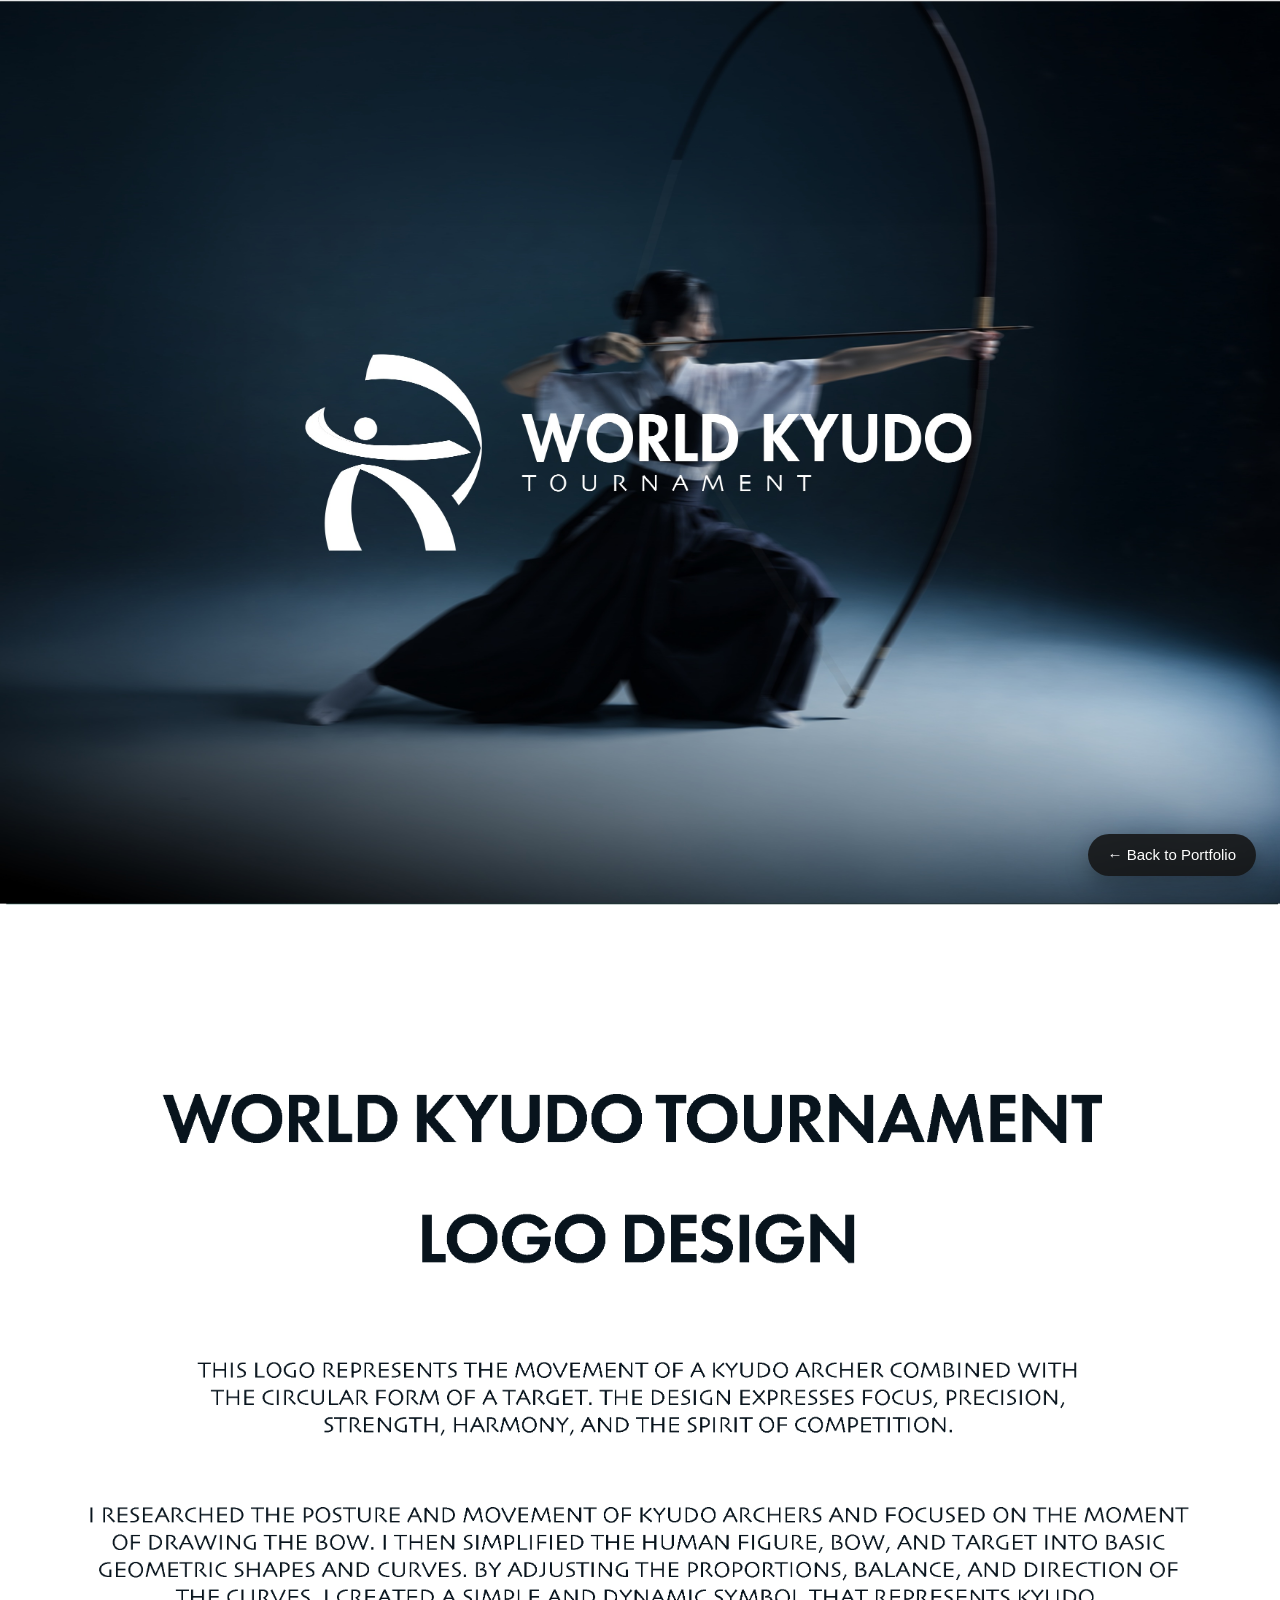
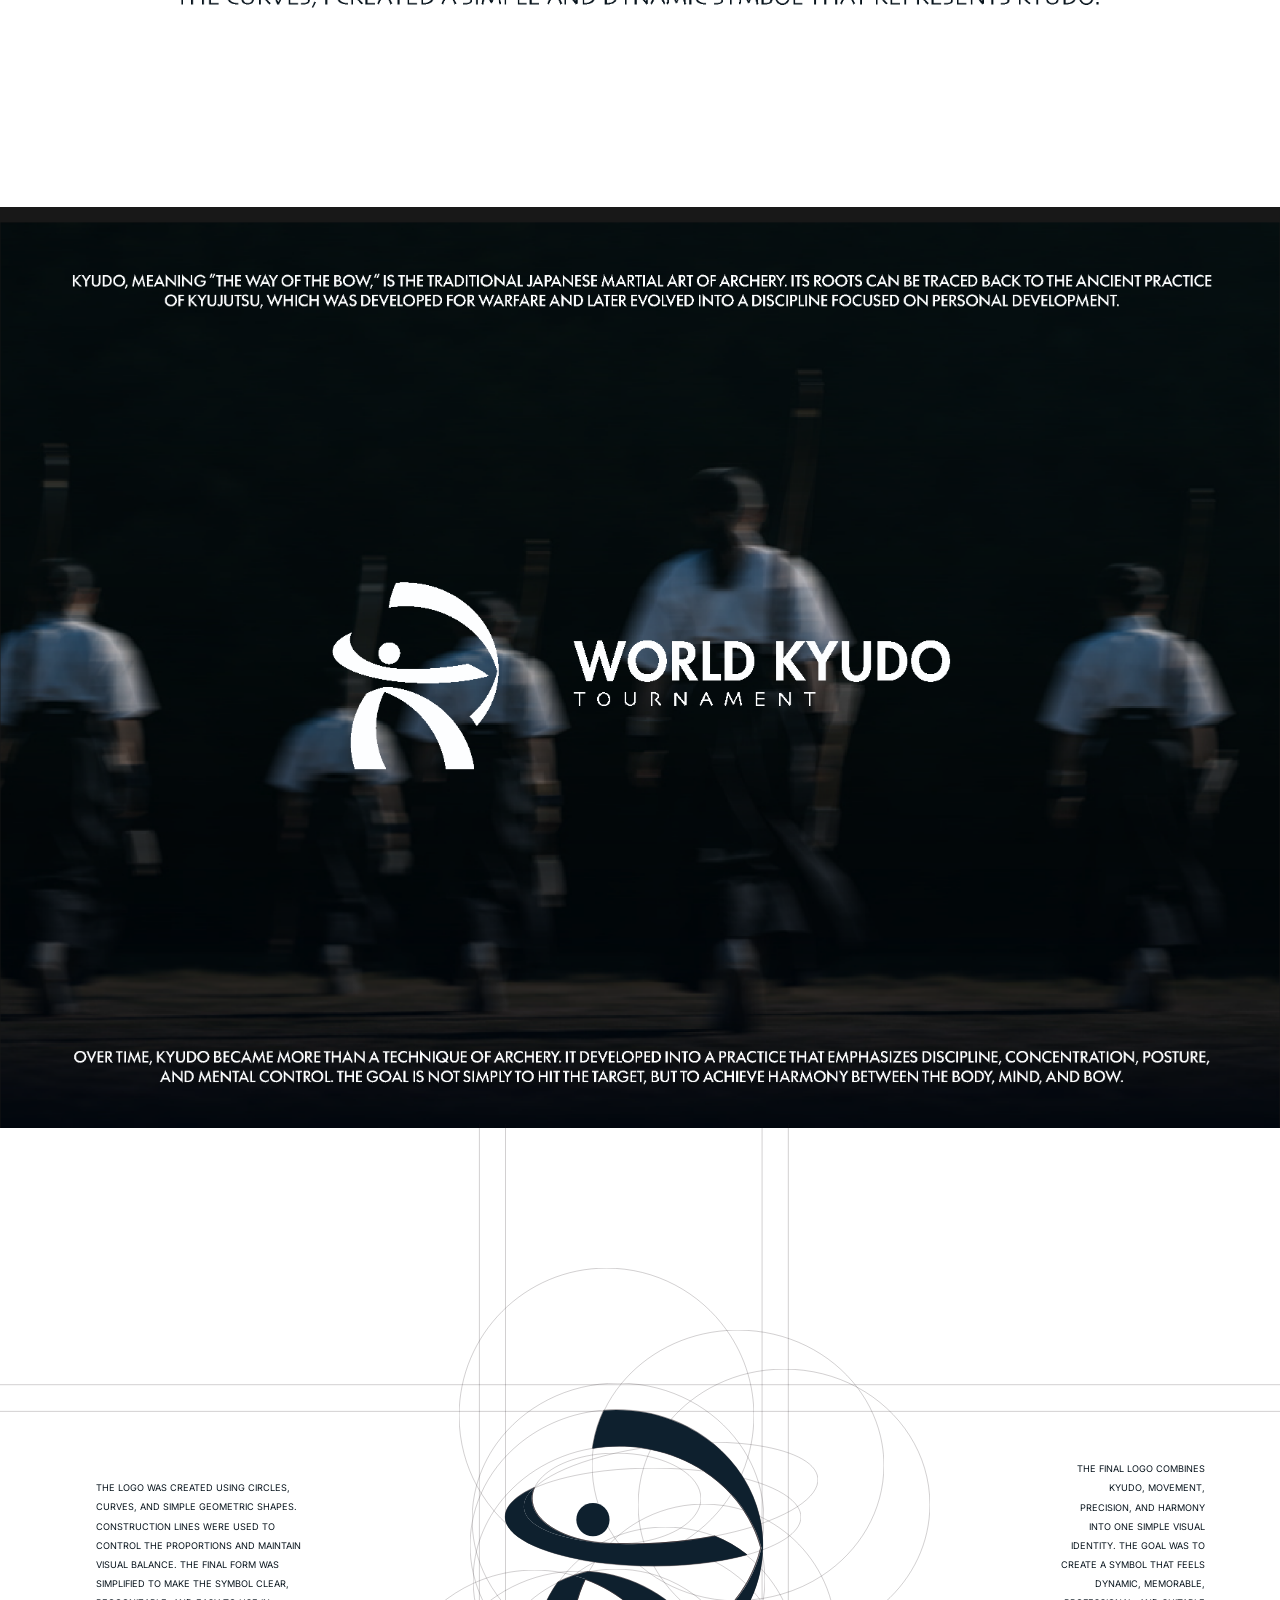
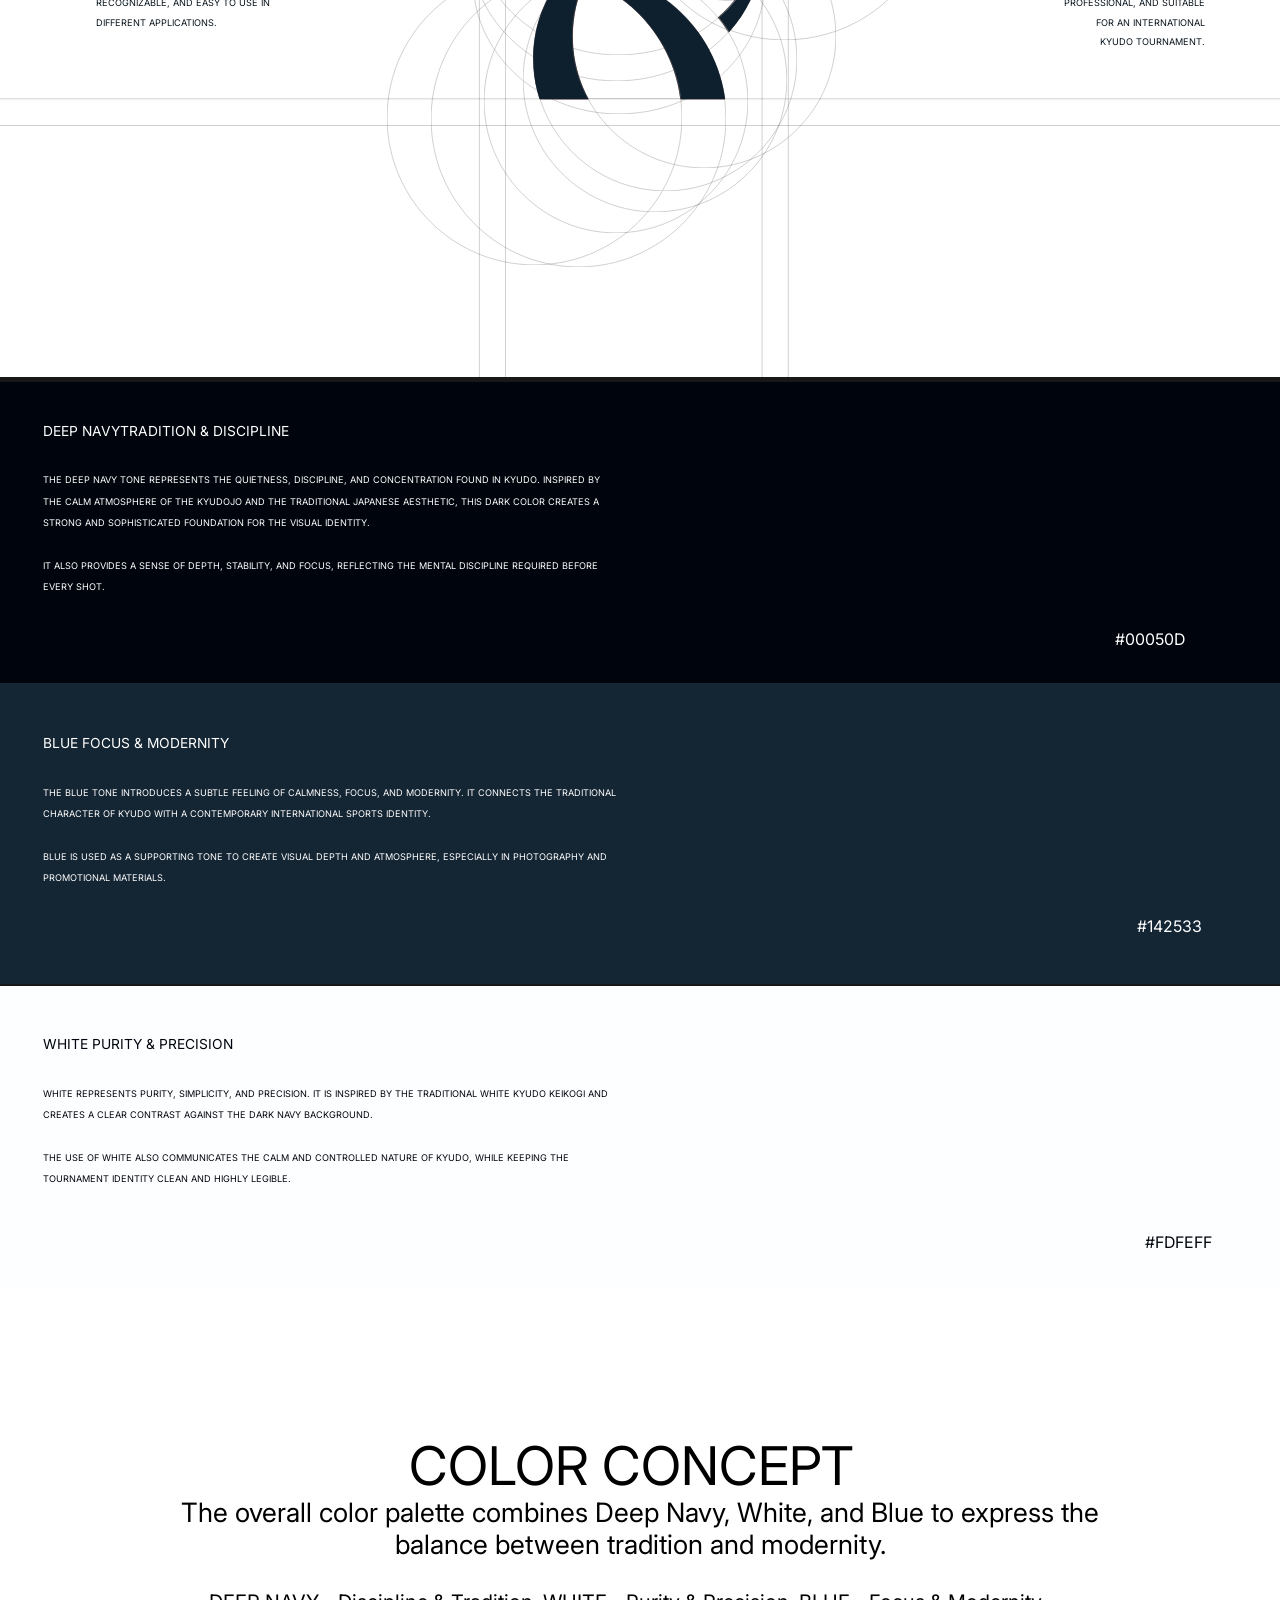
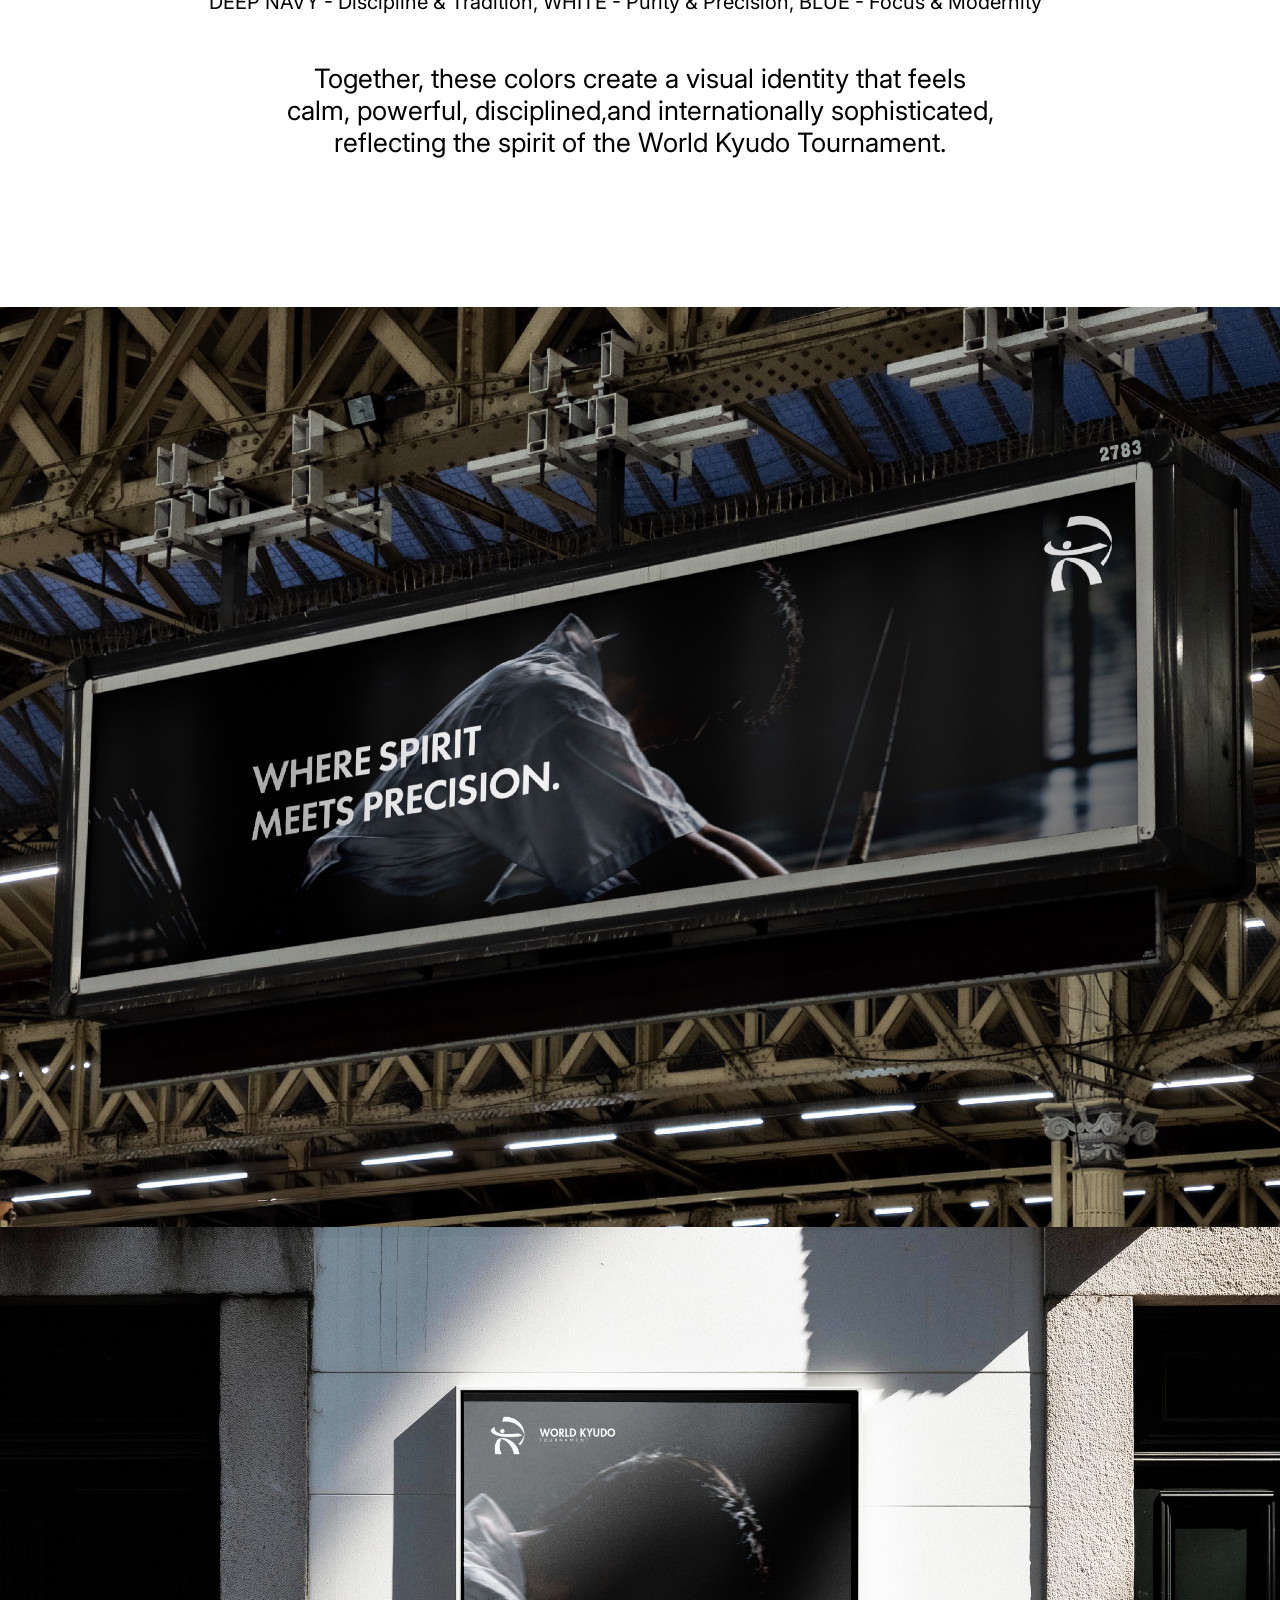
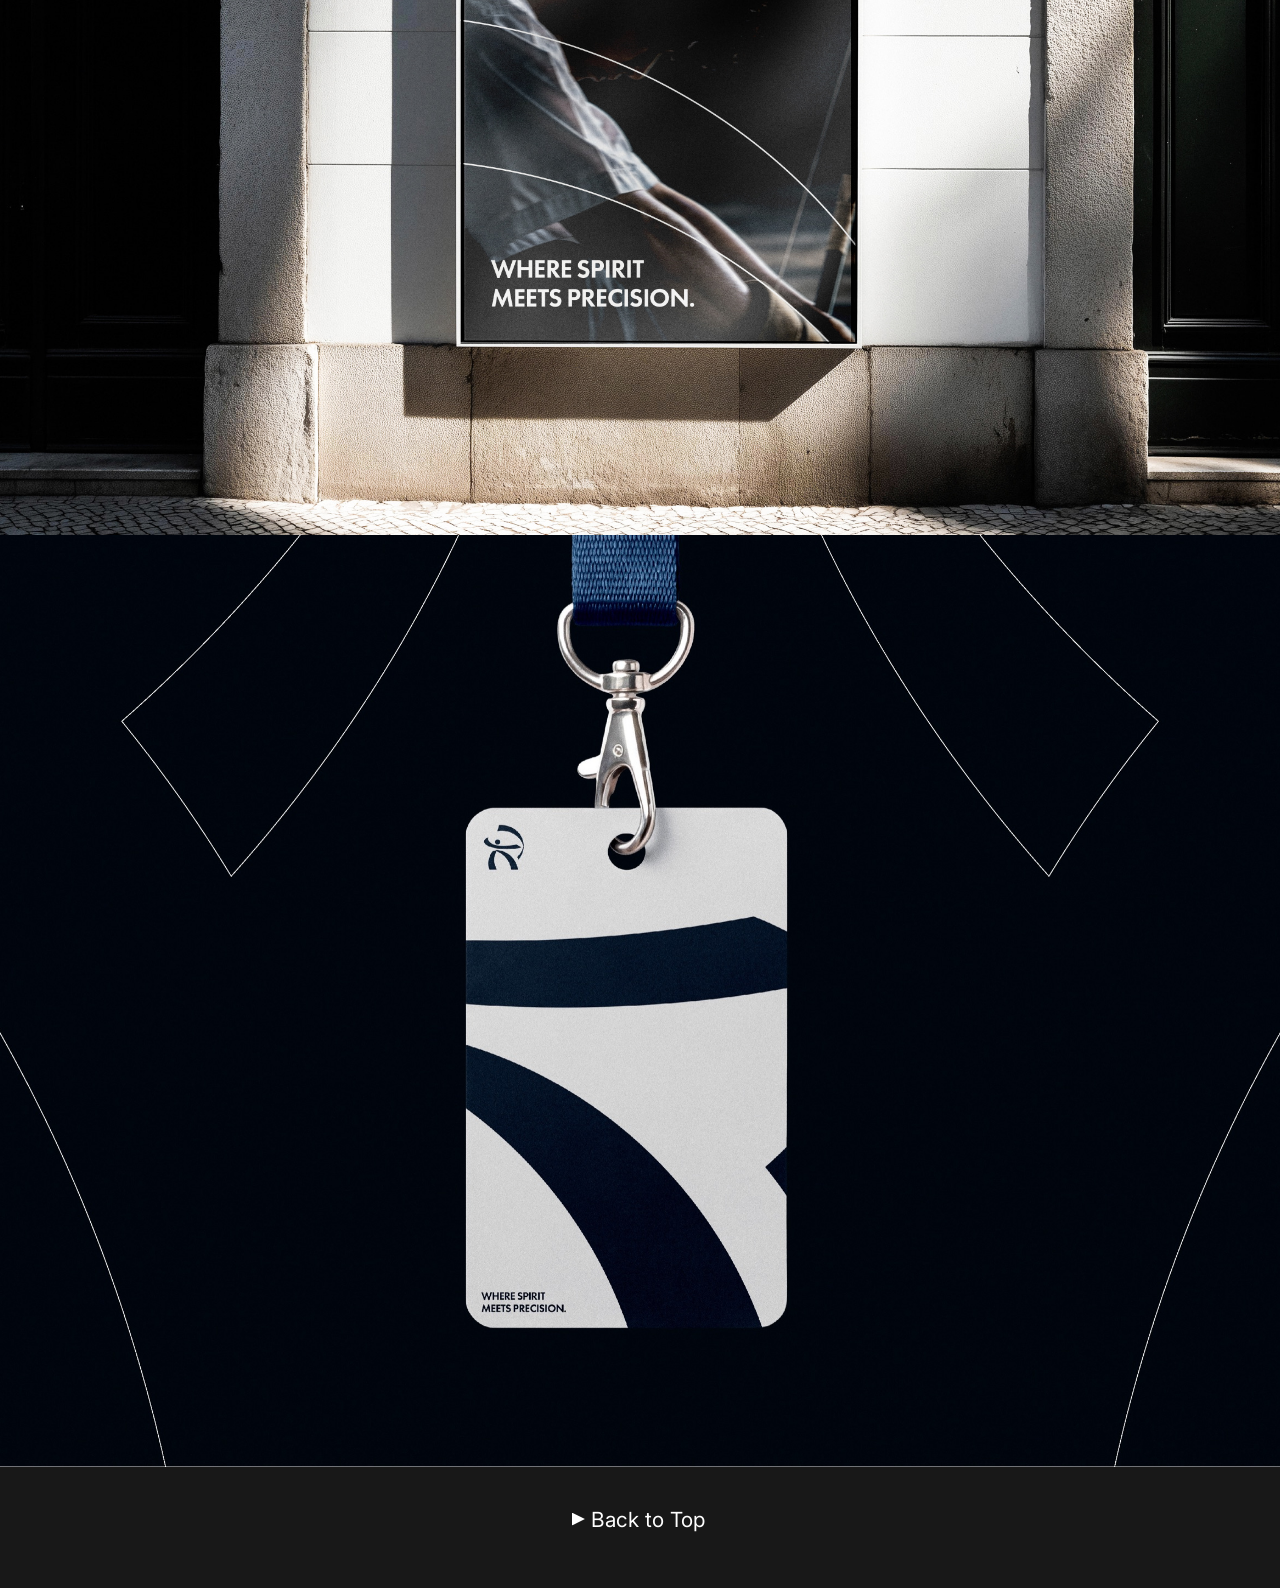
<file: projects/kyudo/index.html>
<!doctype html>
<html lang="en">
  <head>
    <meta charset="UTF-8" />
    <meta name="viewport" content="width=device-width, initial-scale=1.0" />
    <title>World Kyudo Tournament Logo Design | Zaw Min Paing</title>
    <link rel="preconnect" href="https://fonts.googleapis.com" />
    <link rel="preconnect" href="https://fonts.gstatic.com" crossorigin />
    <link href="https://fonts.googleapis.com/css2?family=Inter:wght@400&display=swap" rel="stylesheet" />
    <link rel="stylesheet" href="style.css" />
  </head>
  <body id="top">
    <main class="page">
      <img class="photo" style="left: 0; top: 0; width: 153.6rem; height: 108.6rem" src="assets/image1.jpg" alt="World Kyudo Tournament logo on a photo of a kyudo archer" />
      <img class="photo" style="left: 0; top: 218.6rem; width: 153.6rem; height: 108.8rem" src="assets/image3.png" alt="World Kyudo Tournament logo over kyudo archers" loading="lazy" />
      <div class="white" style="top: 327.3rem"></div>
      <div class="white" style="top: 535.5rem"></div>

      <!-- Logo တည်ဆောက်ပုံ (vector တွေမို့ ဘယ်လောက်ကြီးကြီး ကြည်တယ်) -->
      <section class="logo" aria-label="Logo construction">
        <div class="logo-grid"><img src="assets/g1.svg" alt="" /></div>
        <div class="v" style="inset: 45.88% 44.9% 52.18% 47.42%"><i style="inset: -0.6% -0.19% -0.6% -0.3%"><img src="assets/v.svg" alt="" /></i></div>
        <div class="v" style="inset: 48.99% 39.29% 24.75% 43.24%"><img src="assets/v1.svg" alt="" /></div>
        <div class="v" style="inset: 49.75% 40.01% 22.42% 42.09%"><img src="assets/v2.svg" alt="" /></div>
        <div class="v" style="inset: 50.55% 42.64% 20.08% 39.46%"><img src="assets/v3.svg" alt="" /></div>
        <div class="v" style="inset: 50.86% 44.13% 16.29% 35.84%"><img src="assets/v4.svg" alt="" /></div>
        <div class="v" style="inset: 50.7% 47.12% 16.45% 32.86%"><img src="assets/v5.svg" alt="" /></div>
        <div class="v" style="inset: 48.61% 52.26% 50.05% 43.8%"><i style="inset: -0.82% 0 -0.86% 0"><img src="assets/v6.svg" alt="" /></i></div>
        <div class="v" style="inset: 17.09% 42.23% 52.18% 37.74%"><img src="assets/v7.svg" alt="" /></div>
        <div class="v" style="inset: 39.34% 41.77% 51.01% 42.7%"><i style="inset: -0.12% 0 -0.13% 0"><img src="assets/v8.svg" alt="" /></i></div>
        <div class="v" style="inset: 40.47% 39.07% 51.56% 57.02%"><i style="inset: -0.23% -0.18% -0.21% -0.39%"><img src="assets/v9.svg" alt="" /></i></div>
        <div class="v" style="inset: 51.7% 47.65% 36.95% 45.43%"><i style="inset: -0.13% -0.53% -0.1% -0.1%"><img src="assets/v10.svg" alt="" /></i></div>
        <div class="v" style="inset: 32.94% 41.77% 39.61% 38.52%"><img src="assets/v11.svg" alt="" /></div>
        <div class="v" style="inset: 51.7% 46.8% 33.27% 44.04%"><i style="inset: 0 -0.34%"><img src="assets/v12.svg" alt="" /></i></div>
        <div class="v" style="inset: 36.93% 41.48% 35.81% 38.71%"><img src="assets/v13.svg" alt="" /></div>
        <div class="v" style="inset: 51.7% 48.31% 39.88% 45.43%"><i style="inset: -0.17% -0.16% -0.14% -0.11%"><img src="assets/v14.svg" alt="" /></i></div>
        <div class="v" style="inset: 29.95% 41.54% 42.34% 38.64%"><img src="assets/v15.svg" alt="" /></div>
        <div class="v" style="inset: 37.28% 41.77% 42.65% 49.9%"><i style="inset: 0 0 -0.12% 0"><img src="assets/v16.svg" alt="" /></i></div>
        <div class="v" style="inset: 28.37% 30.29% 41.47% 52.11%"><img src="assets/v17.svg" alt="" /></div>
        <div class="v" style="inset: 36.92% 41.77% 45.88% 46.74%"><img src="assets/v18.svg" alt="" /></div>
        <div class="v" style="inset: 23.95% 33.45% 45.94% 47.58%"><img src="assets/v19.svg" alt="" /></div>
        <div class="v" style="inset: 37.66% 45.83% 52.2% 42.7%"><i style="inset: -0.11% 0"><img src="assets/v20.svg" alt="" /></i></div>
        <div class="v" style="inset: 37.1% 42.3% 52.18% 42.7%"><i style="inset: -0.11% -0.31% -0.11% 0"><img src="assets/v21.svg" alt="" /></i></div>
        <div class="v" style="inset: 36.49% 37.89% 54.4% 54.85%"><i style="inset: -0.13% 0 -0.17% -0.28%"><img src="assets/v22.svg" alt="" /></i></div>
        <div class="v" style="inset: 43.39% 36.67% 27.24% 45.43%"><img src="assets/v23.svg" alt="" /></div>
        <div class="v" style="inset: 51.7% 47.2% 34.95% 45.43%"><i style="inset: -0.11% 0 0 0"><img src="assets/v24.svg" alt="" /></i></div>
        <div class="v" style="inset: 32.88% 41.66% 34.95% 40.9%"><img src="assets/g2.svg" alt="" /></div>

        <p class="note note-left">
          THE LOGO WAS CREATED USING CIRCLES,<br />
          CURVES, AND SIMPLE GEOMETRIC SHAPES.<br />
          CONSTRUCTION LINES WERE USED TO<br />
          CONTROL THE PROPORTIONS AND MAINTAIN<br />
          VISUAL BALANCE. THE FINAL FORM WAS<br />
          SIMPLIFIED TO MAKE THE SYMBOL CLEAR,<br />
          RECOGNIZABLE, AND EASY TO USE IN<br />
          DIFFERENT APPLICATIONS.
        </p>
        <p class="note note-right">
          THE FINAL LOGO COMBINES<br />
          KYUDO, MOVEMENT,<br />
          PRECISION, AND HARMONY<br />
          INTO ONE SIMPLE VISUAL<br />
          IDENTITY. THE GOAL WAS TO<br />
          CREATE A SYMBOL THAT FEELS<br />
          DYNAMIC, MEMORABLE,<br />
          PROFESSIONAL, AND SUITABLE<br />
          FOR AN INTERNATIONAL<br />
          KYUDO TOURNAMENT.
        </p>
      </section>

      <img class="photo" style="left: -1.3rem; top: 612.8rem; width: 156.2rem; height: 110.6rem" src="assets/image4.jpg" alt="World Kyudo Tournament billboard in a train station" loading="lazy" />
      <div class="poster" aria-hidden="true"><img src="assets/rect1.jpg" alt="" loading="lazy" /></div>

      <!-- အရောင် ၃ မျိုး ရှင်းပြချက် -->
      <section class="colors" aria-label="Colors">
        <img class="band" style="top: 0; height: 36.2029rem" src="assets/v25.svg" alt="" />
        <img class="band" style="top: 36.1321rem; height: 36.2029rem" src="assets/v26.svg" alt="" />
        <img class="band" style="top: 72.4971rem; height: 36.2029rem" src="assets/v27.svg" alt="" />

        <h3 style="top: 4.9037rem">DEEP NAVYTRADITION &amp; DISCIPLINE</h3>
        <p class="body" style="top: 10.5298rem">
          THE DEEP NAVY TONE REPRESENTS THE QUIETNESS, DISCIPLINE, AND CONCENTRATION FOUND IN KYUDO. INSPIRED BY<br />
          THE CALM ATMOSPHERE OF THE KYUDOJO AND THE TRADITIONAL JAPANESE AESTHETIC, THIS DARK COLOR CREATES A<br />
          STRONG AND SOPHISTICATED FOUNDATION FOR THE VISUAL IDENTITY.
        </p>
        <p class="body" style="top: 20.7458rem">
          IT ALSO PROVIDES A SENSE OF DEPTH, STABILITY, AND FOCUS, REFLECTING THE MENTAL DISCIPLINE REQUIRED BEFORE<br />
          EVERY SHOT.
        </p>
        <p class="hex" style="top: 29.8307rem; left: 133.7409rem">#00050D</p>

        <h3 style="top: 42.4018rem">BLUE FOCUS &amp; MODERNITY</h3>
        <p class="body" style="top: 48.0279rem">
          THE BLUE TONE INTRODUCES A SUBTLE FEELING OF CALMNESS, FOCUS, AND MODERNITY. IT CONNECTS THE TRADITIONAL<br />
          CHARACTER OF KYUDO WITH A CONTEMPORARY INTERNATIONAL SPORTS IDENTITY.
        </p>
        <p class="body" style="top: 55.6899rem">
          BLUE IS USED AS A SUPPORTING TONE TO CREATE VISUAL DEPTH AND ATMOSPHERE, ESPECIALLY IN PHOTOGRAPHY AND<br />
          PROMOTIONAL MATERIALS.
        </p>
        <p class="hex" style="top: 64.255rem; left: 136.4658rem">#142533</p>

        <h3 class="dark" style="top: 78.5044rem">WHITE PURITY &amp; PRECISION</h3>
        <p class="body dark" style="top: 84.1287rem">
          WHITE REPRESENTS PURITY, SIMPLICITY, AND PRECISION. IT IS INSPIRED BY THE TRADITIONAL WHITE KYUDO KEIKOGI AND<br />
          CREATES A CLEAR CONTRAST AGAINST THE DARK NAVY BACKGROUND.
        </p>
        <p class="body dark" style="top: 91.7907rem">
          THE USE OF WHITE ALSO COMMUNICATES THE CALM AND CONTROLLED NATURE OF KYUDO, WHILE KEEPING THE<br />
          TOURNAMENT IDENTITY CLEAN AND HIGHLY LEGIBLE.
        </p>
        <p class="hex dark" style="top: 102.149rem; left: 137.4544rem">#FDFEFF</p>
      </section>

      <img class="photo" style="left: 0; top: 108.6rem; width: 153.6rem; height: 108.2rem" src="assets/image2.png" alt="World Kyudo Tournament logo design concept text" />

      <h2 class="concept-title">COLOR CONCEPT</h2>
      <p class="concept concept-lg" style="top: 563.5rem">
        The overall color palette combines Deep Navy, White, and Blue to express the<br />
        balance between tradition and modernity.
      </p>
      <p class="concept concept-sm" style="top: 574.8rem; left: 75.05rem">
        DEEP NAVY - Discipline &amp; Tradition, WHITE - Purity &amp; Precision, BLUE - Focus &amp; Modernity
      </p>
      <p class="concept concept-lg" style="top: 583.4rem">
        Together, these colors create a visual identity that feels<br />
        calm, powerful, disciplined,and internationally sophisticated,<br />
        reflecting the spirit of the World Kyudo Tournament.
      </p>

      <img class="photo" style="left: -2.3rem; top: 832.2rem; width: 158.1rem; height: 111.8rem" src="assets/image5.jpg" alt="World Kyudo Tournament lanyard pass" loading="lazy" />

      <a class="back-top" href="#top"><img src="assets/poly.svg" alt="" />Back to Top</a>
    </main>
    <script src="../back.js"></script>
  </body>
</html>
</file>
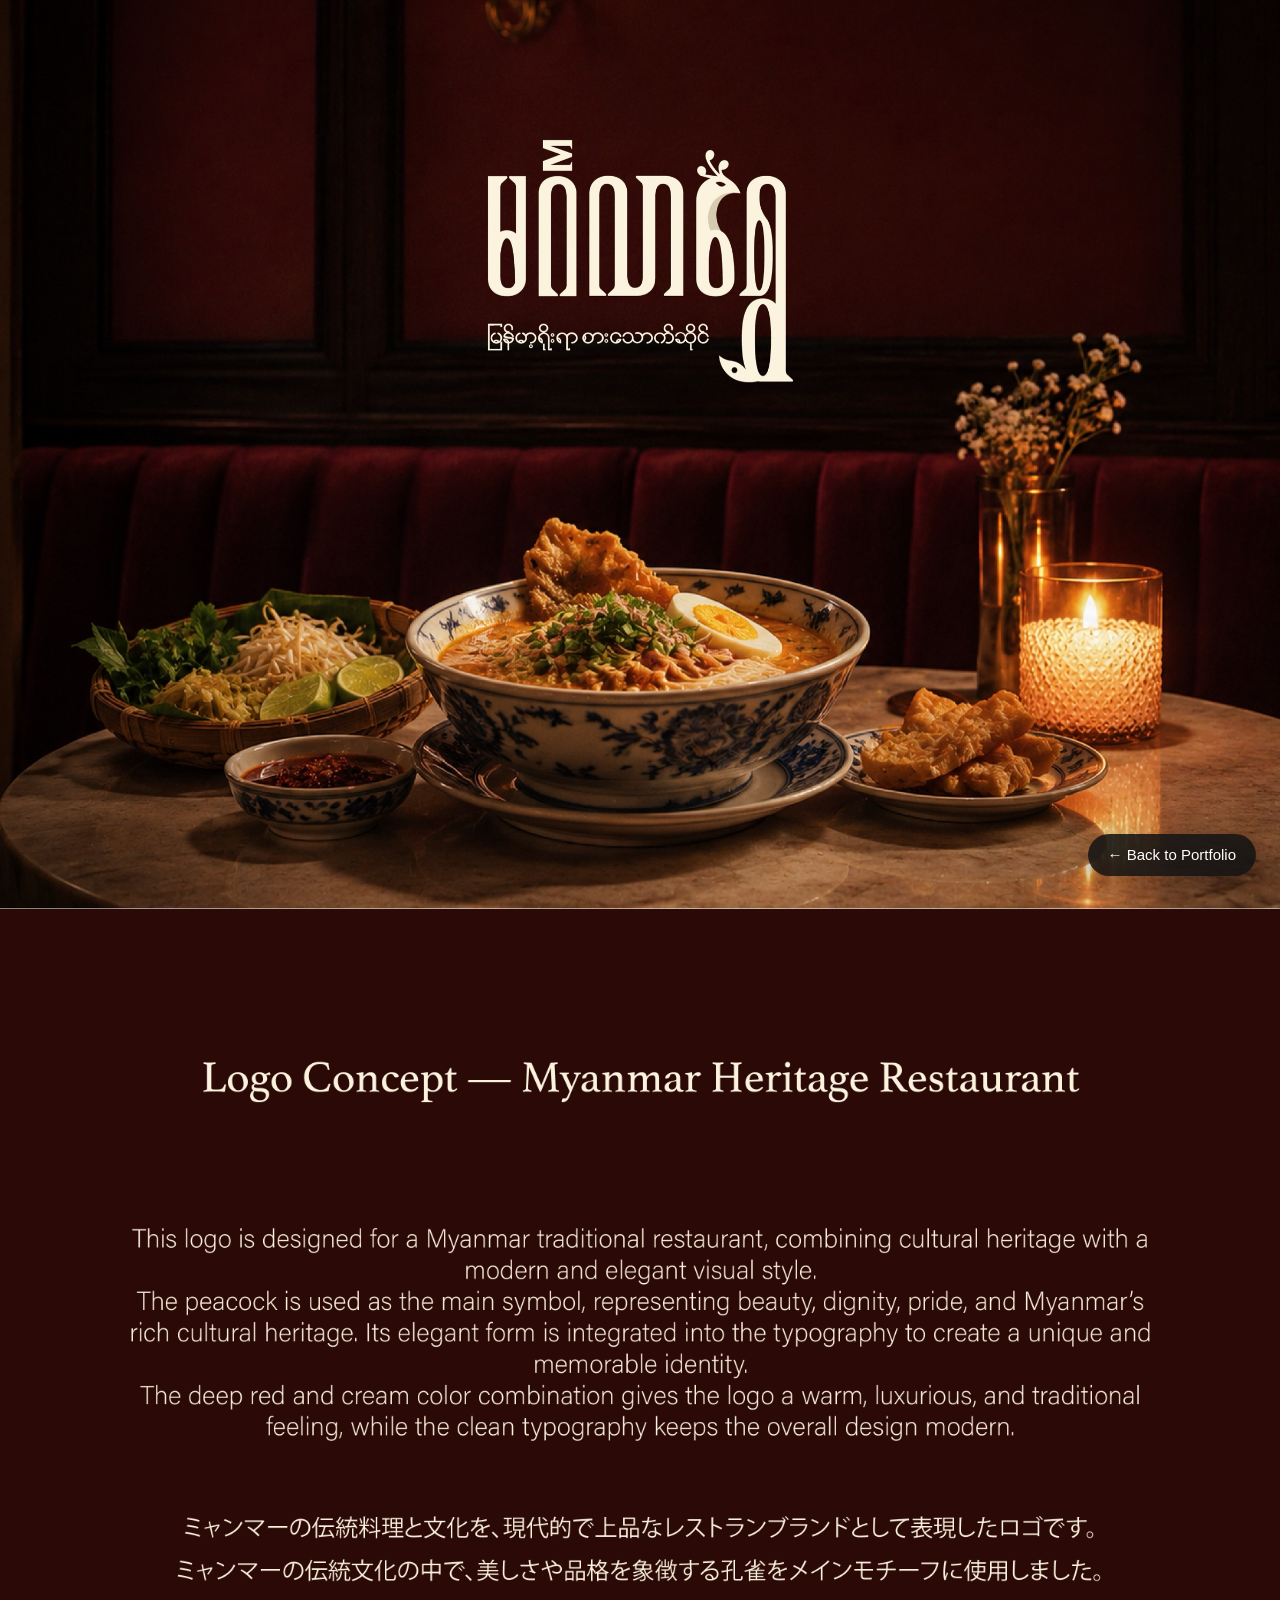
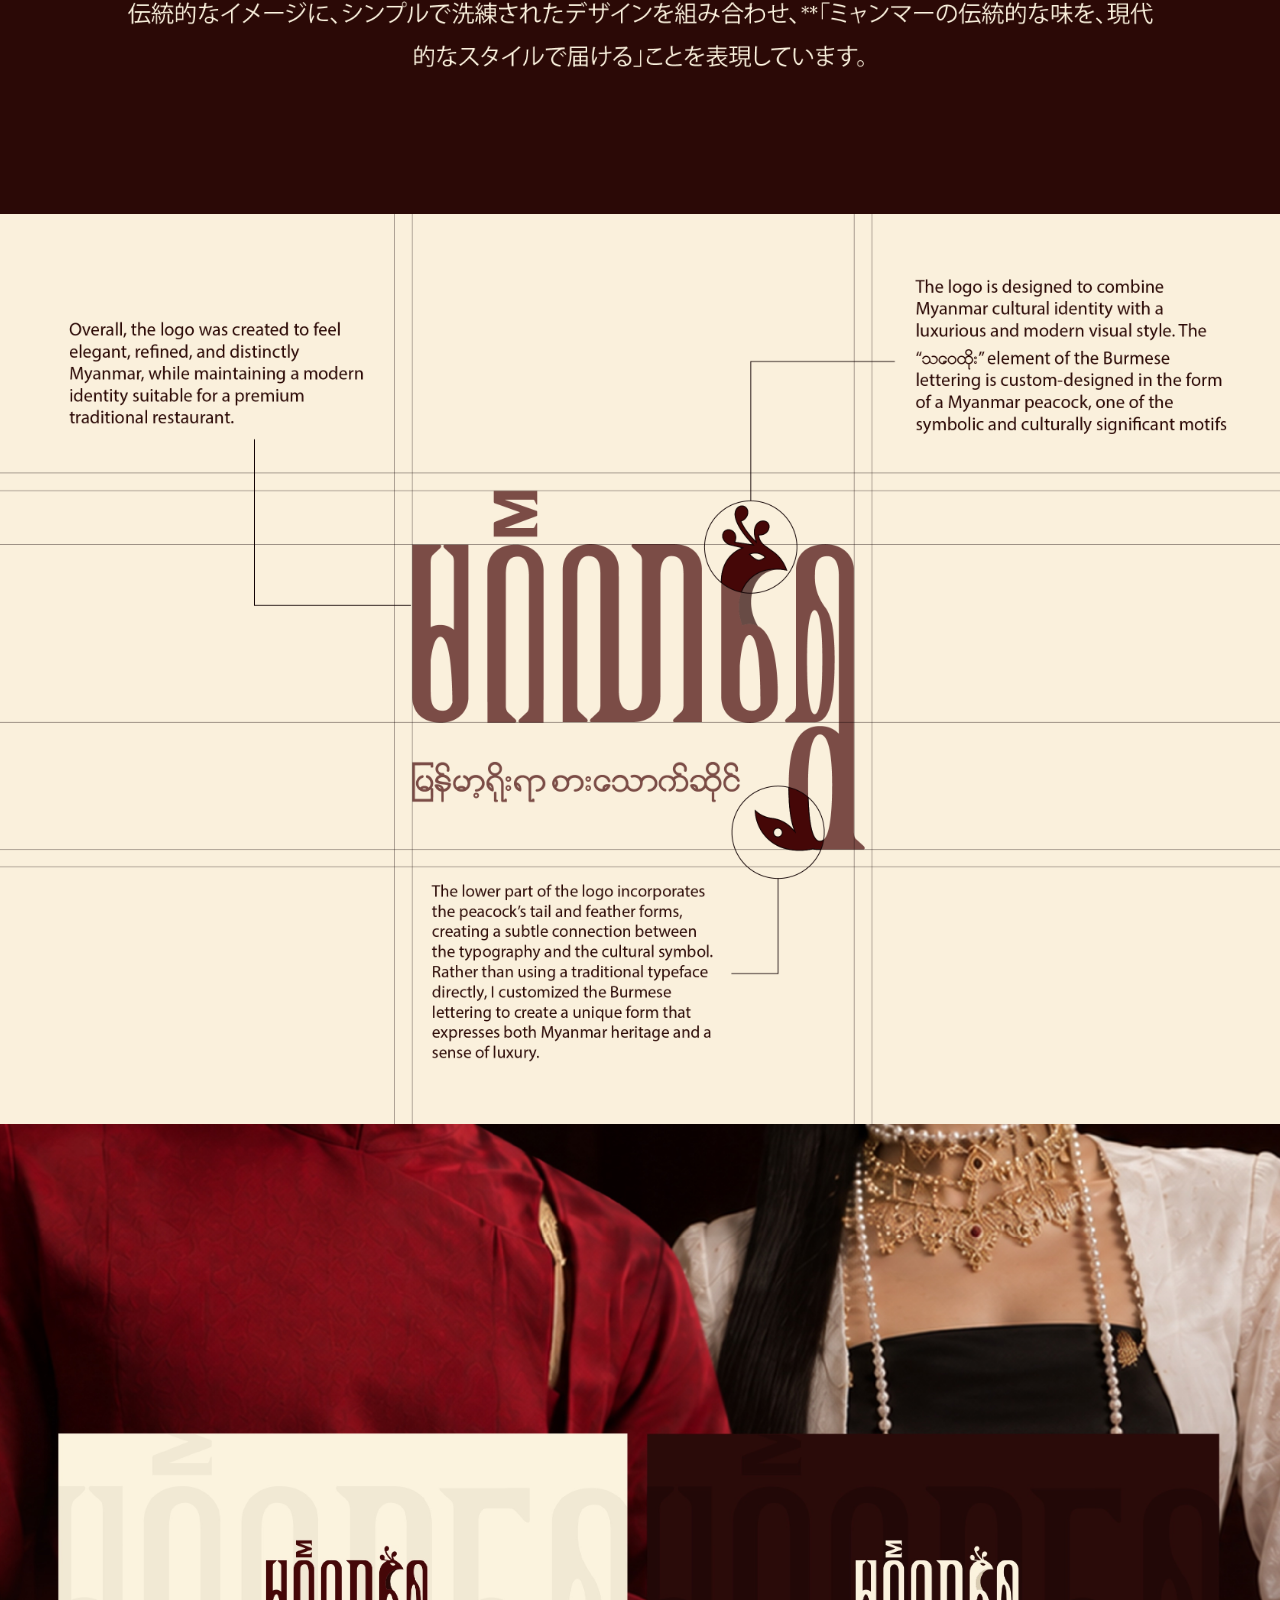
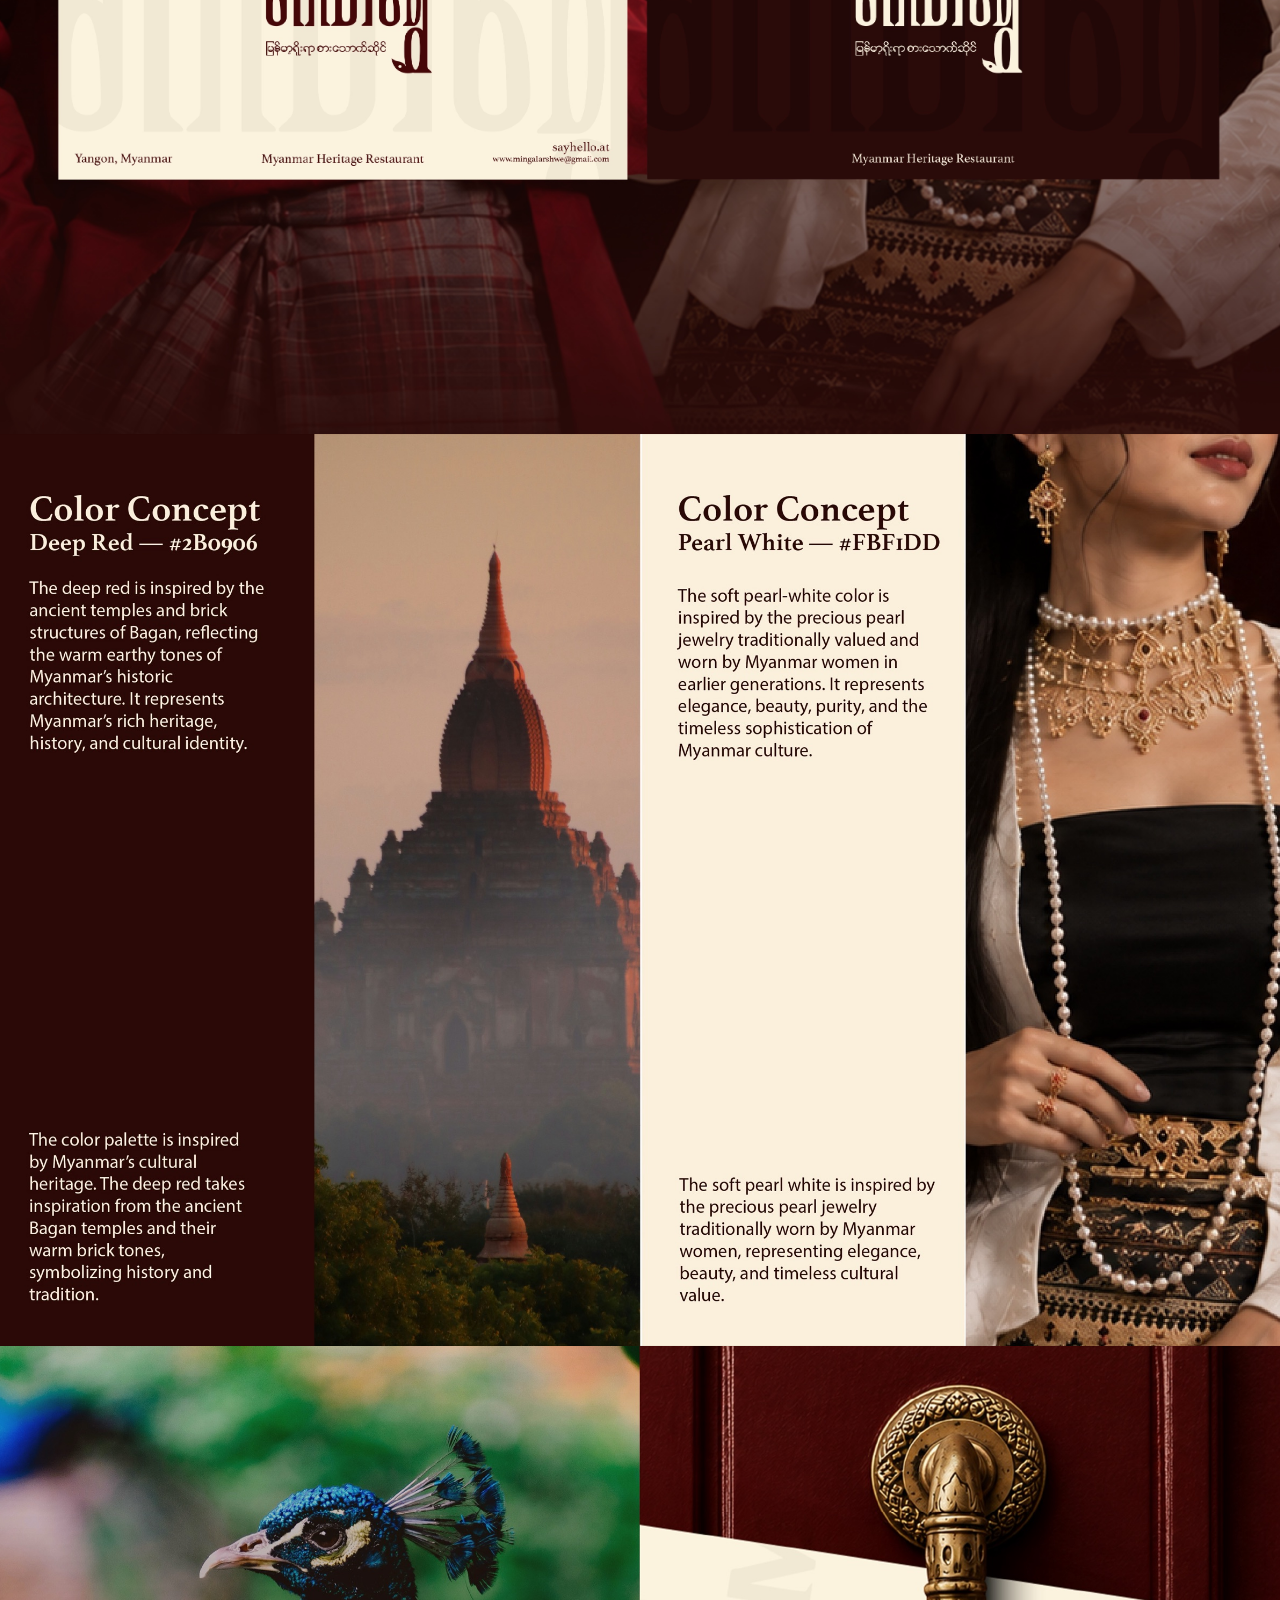
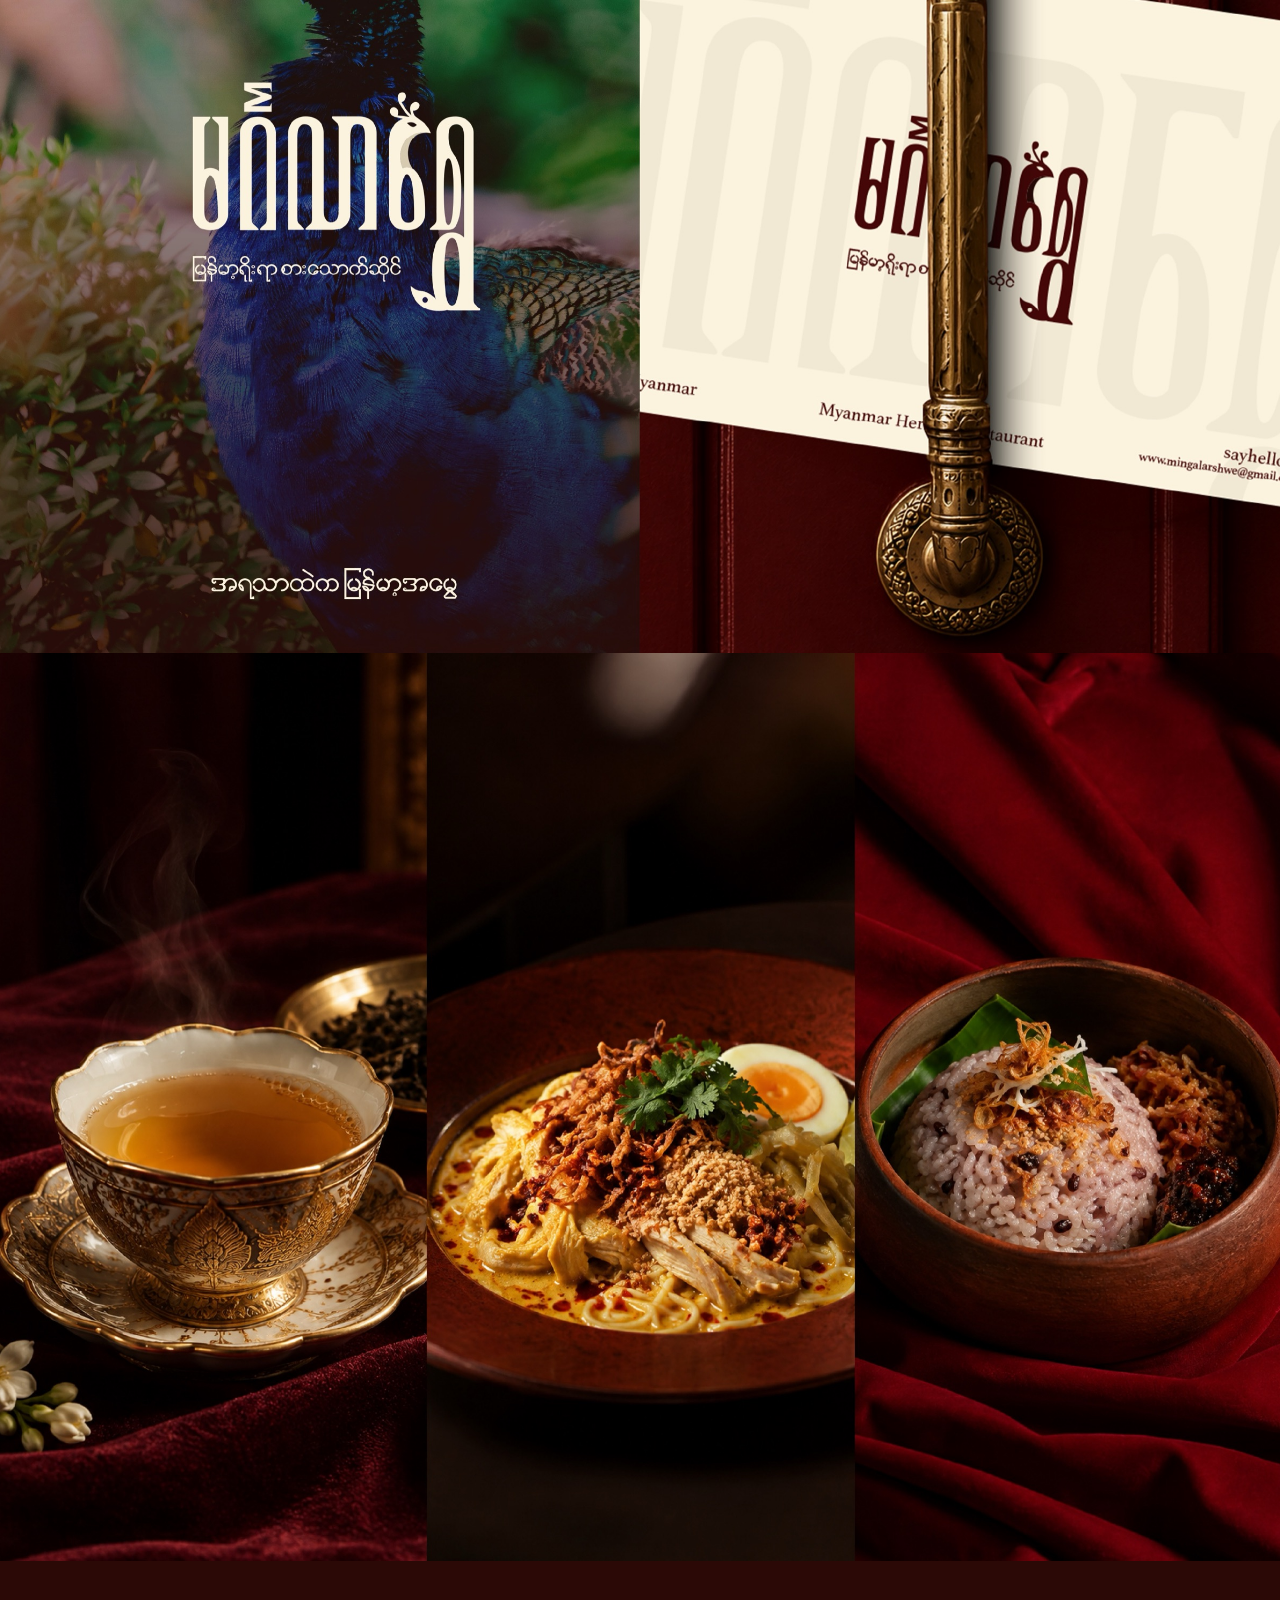
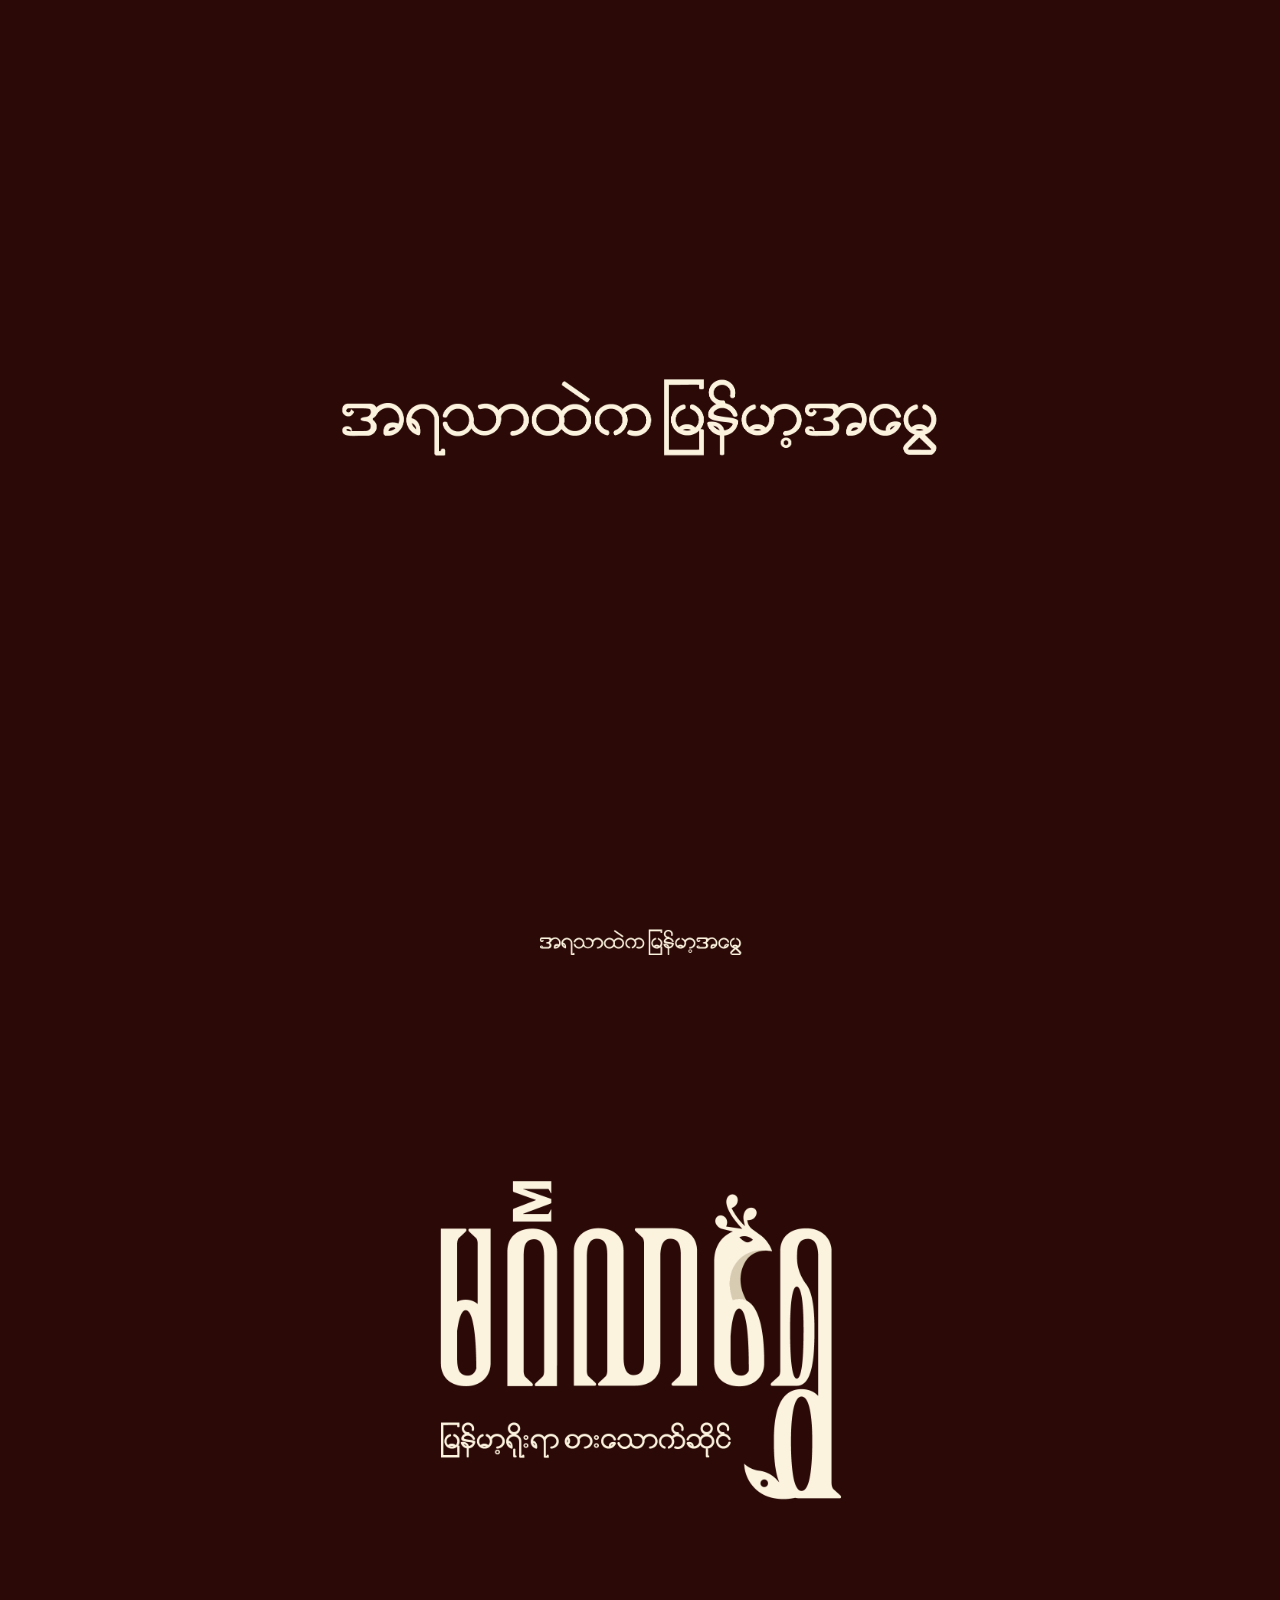
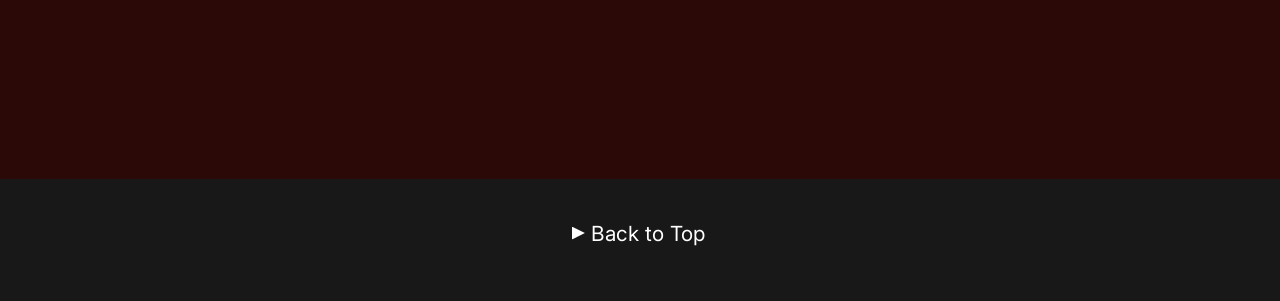
<file: projects/mingarlar/index.html>
<!doctype html>
<html lang="en">
  <head>
    <meta charset="UTF-8" />
    <meta name="viewport" content="width=device-width, initial-scale=1.0" />
    <title>Mingarlar Shwe Myanmar Restaurant Logo Design | Zaw Min Paing</title>
    <link rel="preconnect" href="https://fonts.googleapis.com" />
    <link rel="preconnect" href="https://fonts.gstatic.com" crossorigin />
    <link href="https://fonts.googleapis.com/css2?family=Inter:wght@400&display=swap" rel="stylesheet" />
    <style>
      /* Figma အကျယ် 1536px: 1rem = design ရဲ့ 10px */
      html { font-size: calc(100vw / 153.6); scroll-behavior: smooth; }
      * { margin: 0; padding: 0; box-sizing: border-box; }
      body { background: #181818; font-family: Inter, Arial, sans-serif; overflow-x: hidden; }
      .page { position: relative; width: 153.6rem; height: 996.1rem; overflow: hidden; background: #181818; }
      .art { position: absolute; display: block; object-fit: cover; }
      .back-top {
        position: absolute; left: 68.6rem; top: 986.5rem; display: flex; align-items: center; gap: 0.7rem;
        font-size: 2.5rem; color: #fff; text-decoration: none; white-space: nowrap;
      }
      .back-top img { display: block; width: 1.6rem; height: 1.5rem; transform: rotate(90deg); }
    </style>
  </head>
  <body id="top">
    <main class="page">
      <img class="art" style="left: -0.6rem; top: 0; width: 154.3rem; height: 109.1rem" src="assets/a1.jpg" alt="Mingarlar Shwe logo above a Myanmar restaurant table" />
      <img class="art" style="left: -0.6rem; top: 109.1rem; width: 154.8rem; height: 109.5rem" src="assets/a4.png" alt="Logo concept for the Mingarlar Shwe Myanmar heritage restaurant" />
      <img class="art" style="left: -0.6rem; top: 217.7rem; width: 154.4rem; height: 109.2rem" src="assets/a7.png" alt="Mingarlar Shwe logo construction" loading="lazy" />
      <img class="art" style="left: -0.6rem; top: 326.9rem; width: 154.4rem; height: 109.2rem" src="assets/a2.jpg" alt="Traditional Myanmar costume with the Mingarlar Shwe logo" loading="lazy" />
      <img class="art" style="left: -0.4rem; top: 654.4rem; width: 154rem; height: 108.9rem" src="assets/a5.jpg" alt="Mingarlar Shwe brand imagery" loading="lazy" />
      <img class="art" style="left: -0.5rem; top: 545rem; width: 154.7rem; height: 109.4rem" src="assets/a8.jpg" alt="Mingarlar Shwe brand imagery" loading="lazy" />
      <img class="art" style="left: -0.5rem; top: 436.1rem; width: 154.7rem; height: 109.4rem" src="assets/a3.jpg" alt="Mingarlar Shwe color concept" loading="lazy" />
      <img class="art" style="left: 0; top: 763.3rem; width: 153.8rem; height: 108.7rem" src="assets/a6.png" alt="Mingarlar Shwe Burmese wordmark" loading="lazy" />
      <img class="art" style="left: -0.5rem; top: 872rem; width: 154.8rem; height: 109.5rem" src="assets/a9.png" alt="Mingarlar Shwe final logo" loading="lazy" />
      <a class="back-top" href="#top"><img src="assets/poly.svg" alt="" />Back to Top</a>
    </main>
    <script src="../back.js"></script>
  </body>
</html>
</file>
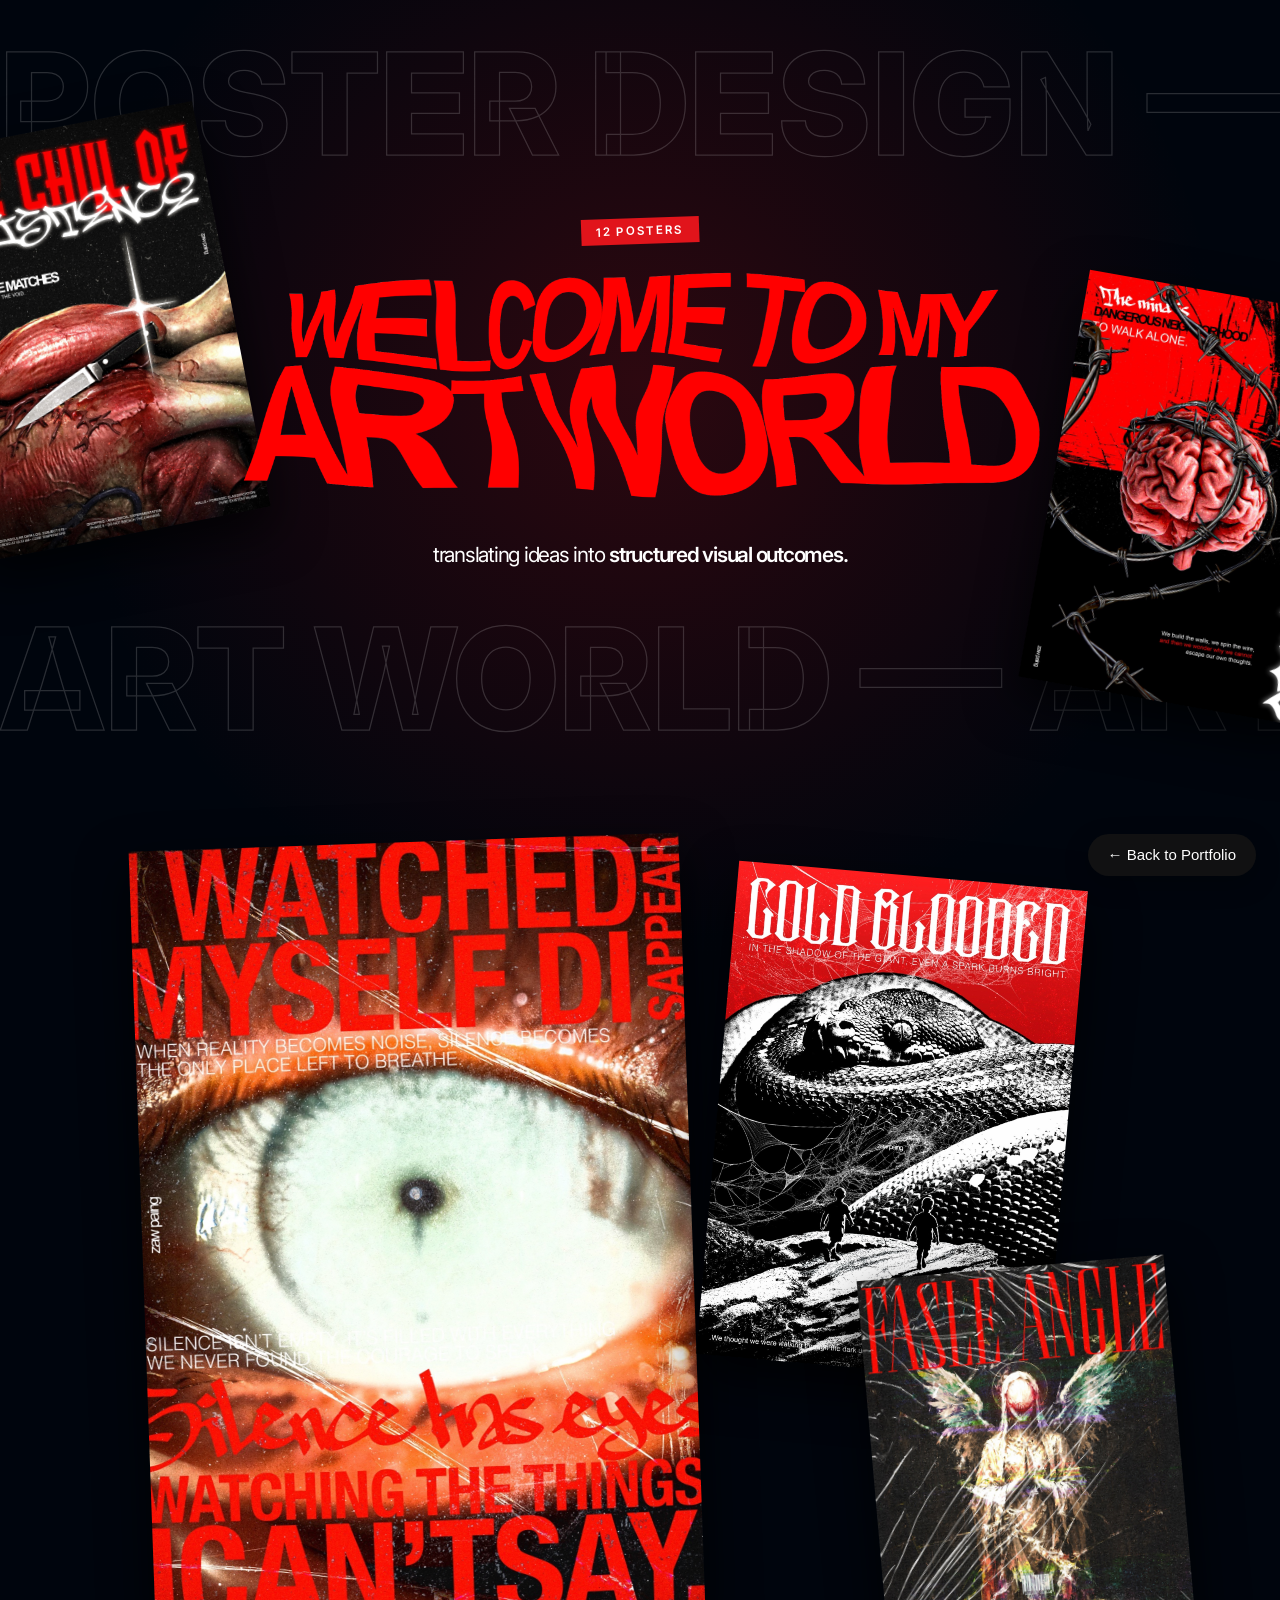
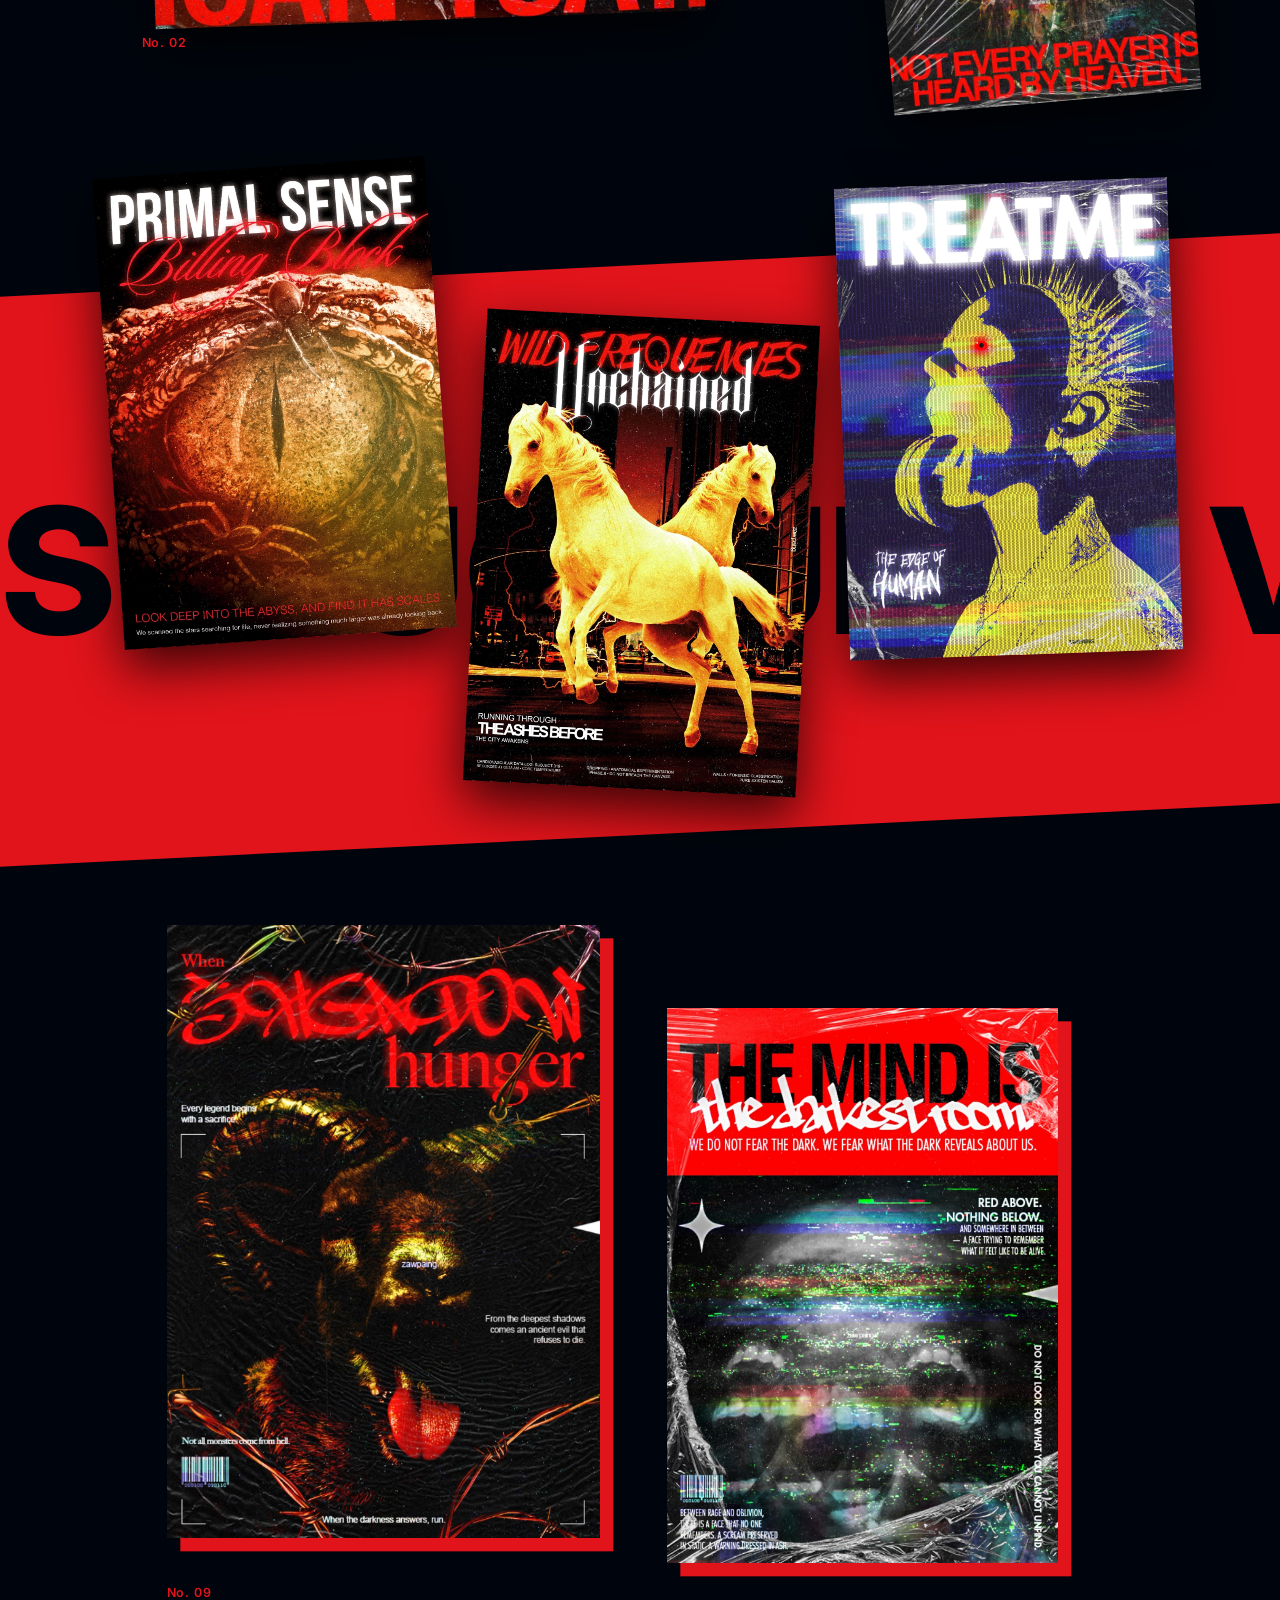
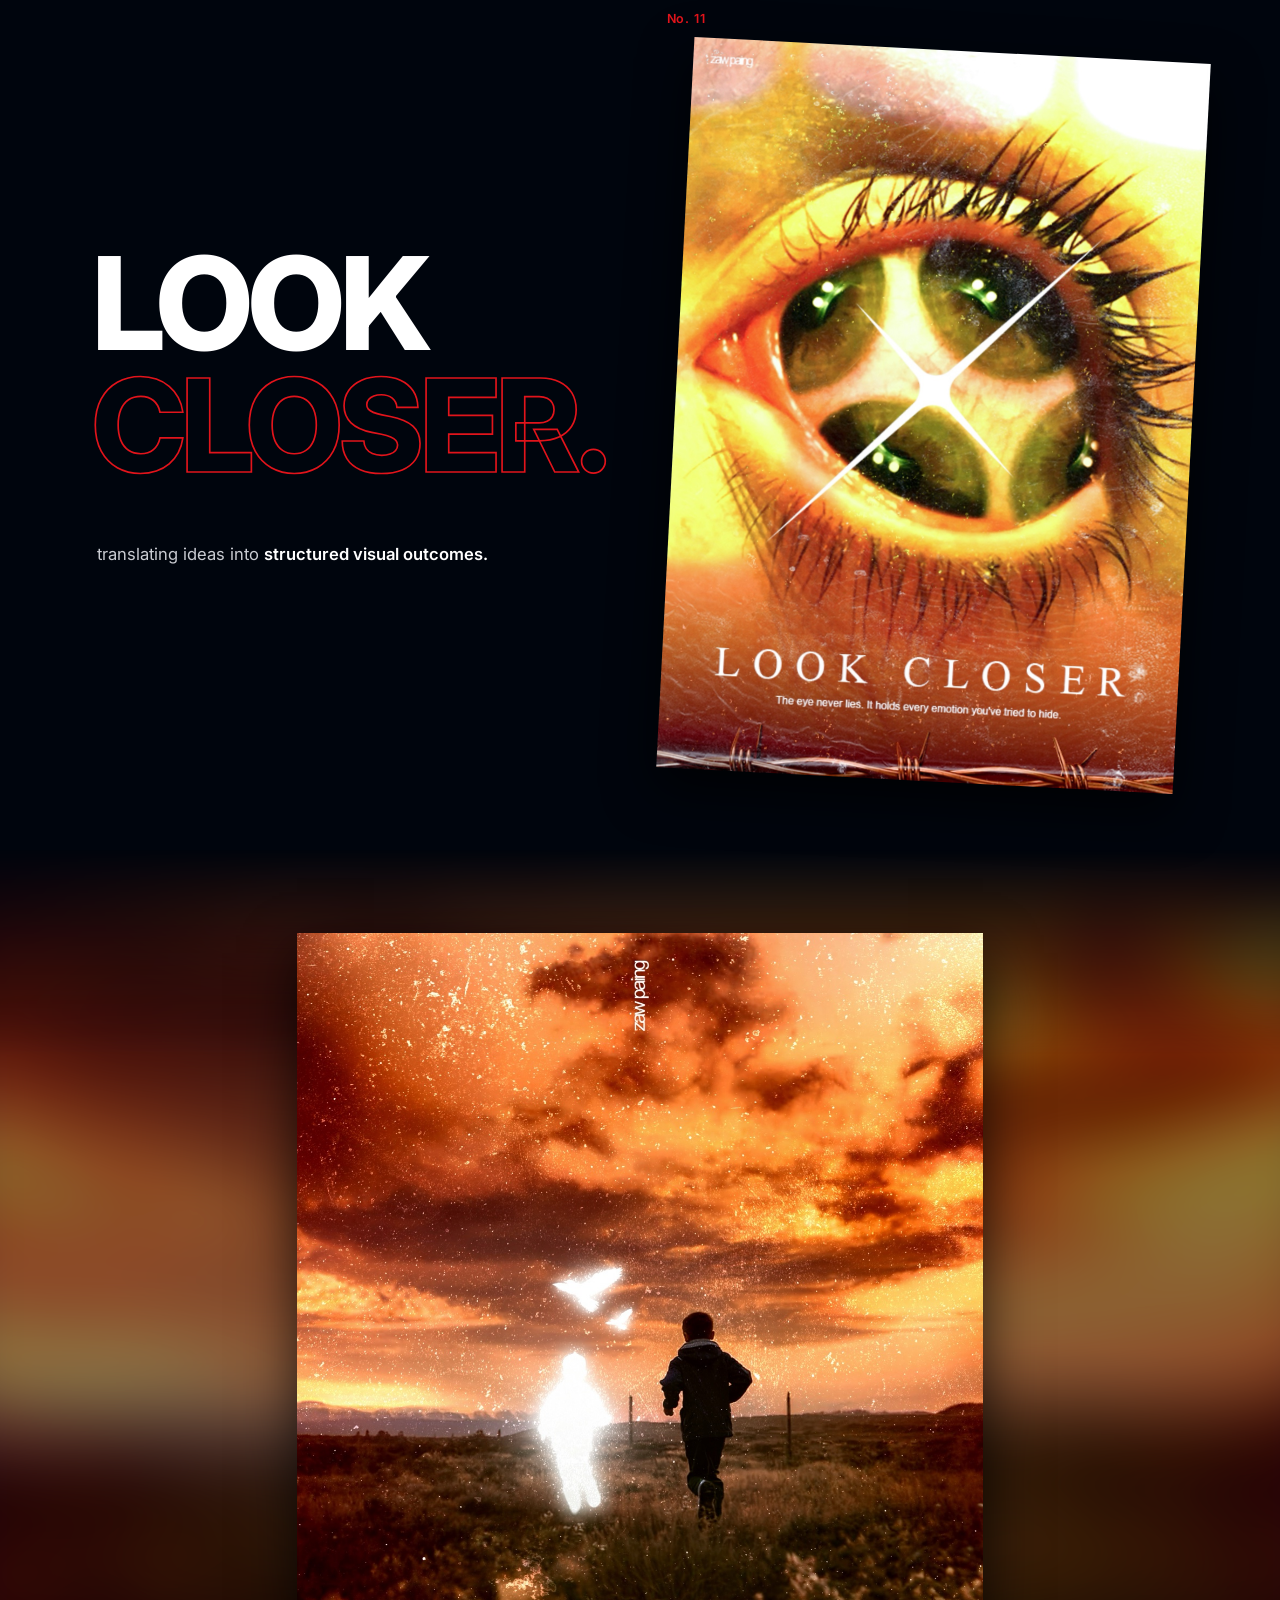
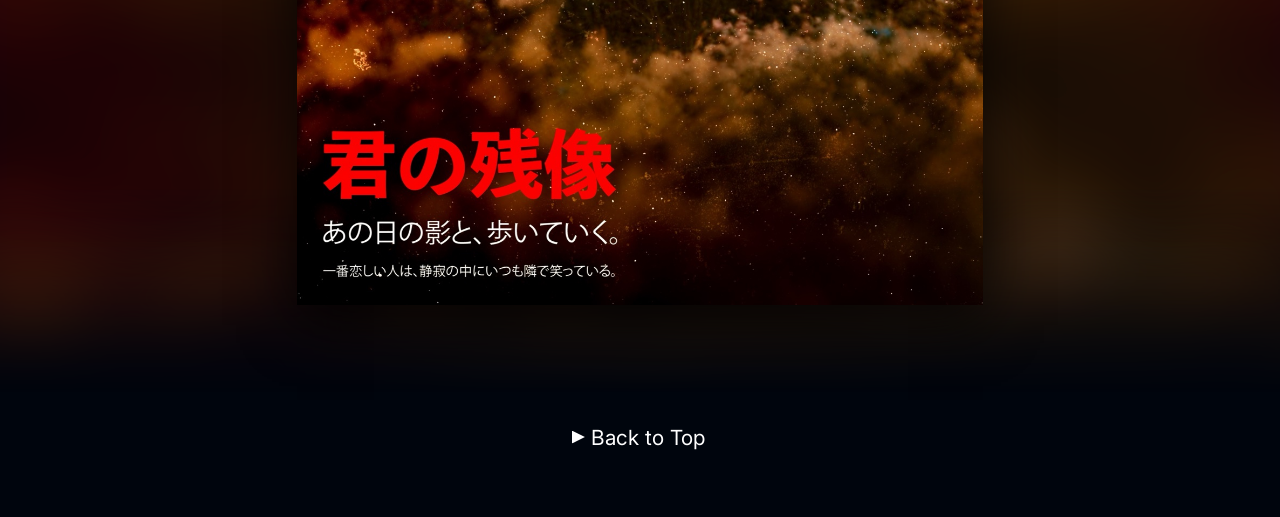
<file: projects/poster/index.html>
<!doctype html>
<html lang="en">
  <head>
    <meta charset="UTF-8" />
    <meta name="viewport" content="width=device-width, initial-scale=1.0" />
    <title>Poster Design | Zaw Min Paing</title>
    <link rel="preconnect" href="https://fonts.googleapis.com" />
    <link rel="preconnect" href="https://fonts.gstatic.com" crossorigin />
    <link href="https://fonts.googleapis.com/css2?family=Inter:wght@400;600;800&display=swap" rel="stylesheet" />
    <link rel="stylesheet" href="style.css" />
  </head>
  <body id="top">
    <main class="page">
      <!-- ===== 1. Hero ===== -->
      <div class="marquee outline" style="top: 4rem"><span>POSTER DESIGN — POSTER DESIGN — POSTER DESIGN — </span><span>POSTER DESIGN — POSTER DESIGN — POSTER DESIGN — </span></div>
      <div class="marquee outline back" style="top: 73rem"><span>ART WORLD — ART WORLD — ART WORLD — ART WORLD — </span><span>ART WORLD — ART WORLD — ART WORLD — ART WORLD — </span></div>
      <figure class="p" style="left: -7rem; top: 15rem; width: 35rem; --r: -11deg"><img src="assets/p01.jpg" alt="Poster: The Chill of Existence" /></figure>
      <figure class="p d2" style="left: 126.2rem; top: 35rem; width: 35rem; --r: 10deg"><img src="assets/p03.jpg" alt="Poster: Cerebral Prison" /></figure>
      <p class="chip" style="left: 76.8rem; top: 26.2rem">12 POSTERS</p>
      <h1 class="title" aria-label="Welcome to my art world"><img src="assets/title.png" alt="" /></h1>
      <p class="tag">translating ideas into <b>structured visual outcomes.</b></p>

      <!-- ===== 2. Collage ===== -->
      <figure class="p" style="left: 17rem; top: 101rem; width: 66rem; --r: -2deg"><img src="assets/p02.jpg" alt="Poster: I Watched Myself Disappear" /></figure>
      <p class="no" style="left: 17rem; top: 196.2rem">No. 02</p>
      <figure class="p d2" style="left: 86rem; top: 105rem; width: 42rem; --r: 5deg"><img src="assets/p06.jpg" alt="Poster: Cold Blooded" /></figure>
      <figure class="p d3" style="left: 105rem; top: 152rem; width: 37rem; --r: -5deg"><img src="assets/p05.jpg" alt="Poster: False Angel" /></figure>

      <!-- ===== 3. အနီရောင်ဘန်း ===== -->
      <div class="band">
        <div class="marquee solid" style="top: 30rem"><span>STRUCTURED VISUAL OUTCOMES — STRUCTURED VISUAL OUTCOMES — </span><span>STRUCTURED VISUAL OUTCOMES — STRUCTURED VISUAL OUTCOMES — </span></div>
      </div>
      <figure class="p" style="left: 13rem; top: 212rem; width: 40rem; --r: -4deg"><img src="assets/p04.jpg" alt="Poster: Primal Sense" /></figure>
      <figure class="p d3" style="left: 57rem; top: 230rem; width: 40rem; --r: 3deg"><img src="assets/p07.jpg" alt="Poster: Wild Frequencies" /></figure>
      <figure class="p d2" style="left: 101rem; top: 214rem; width: 40rem; --r: -2deg"><img src="assets/p08.jpg" alt="Poster: Treat Me" /></figure>

      <!-- ===== 4. အဆင့်ဆင့်စီထားတာ ===== -->
      <figure class="p edge" style="left: 20rem; top: 303rem; width: 52rem"><img src="assets/p09.jpg" alt="Poster: Salvation" /></figure>
      <p class="no" style="left: 20rem; top: 382.2rem">No. 09</p>
      <figure class="p edge d3" style="left: 80rem; top: 313rem; width: 47rem"><img src="assets/p11.jpg" alt="Poster: The Mind Is the Darkest Room" /></figure>
      <p class="no" style="left: 80rem; top: 385.3rem">No. 11</p>

      <!-- ===== 5. Look closer ===== -->
      <h2 class="closer">LOOK<br /><span>CLOSER.</span></h2>
      <p class="closer-text">translating ideas into <b>structured visual outcomes.</b></p>
      <figure class="p d2" style="left: 81rem; top: 390rem; width: 62rem; --r: 3deg"><img src="assets/p12.jpg" alt="Poster: Look Closer" /></figure>

      <!-- ===== 6. နောက်ဆုံး ပိုစတာ ===== -->
      <div class="finale"><img src="assets/p13.jpg" alt="" /></div>
      <figure class="p still" style="left: 35.6rem; top: 496rem; width: 82.4rem"><img src="assets/p13.jpg" alt="Poster: 君の残像" /></figure>

      <a class="back-top" href="#top"><img src="assets/poly.svg" alt="" />Back to Top</a>
    </main>
    <script src="../back.js"></script>
  </body>
</html>
</file>
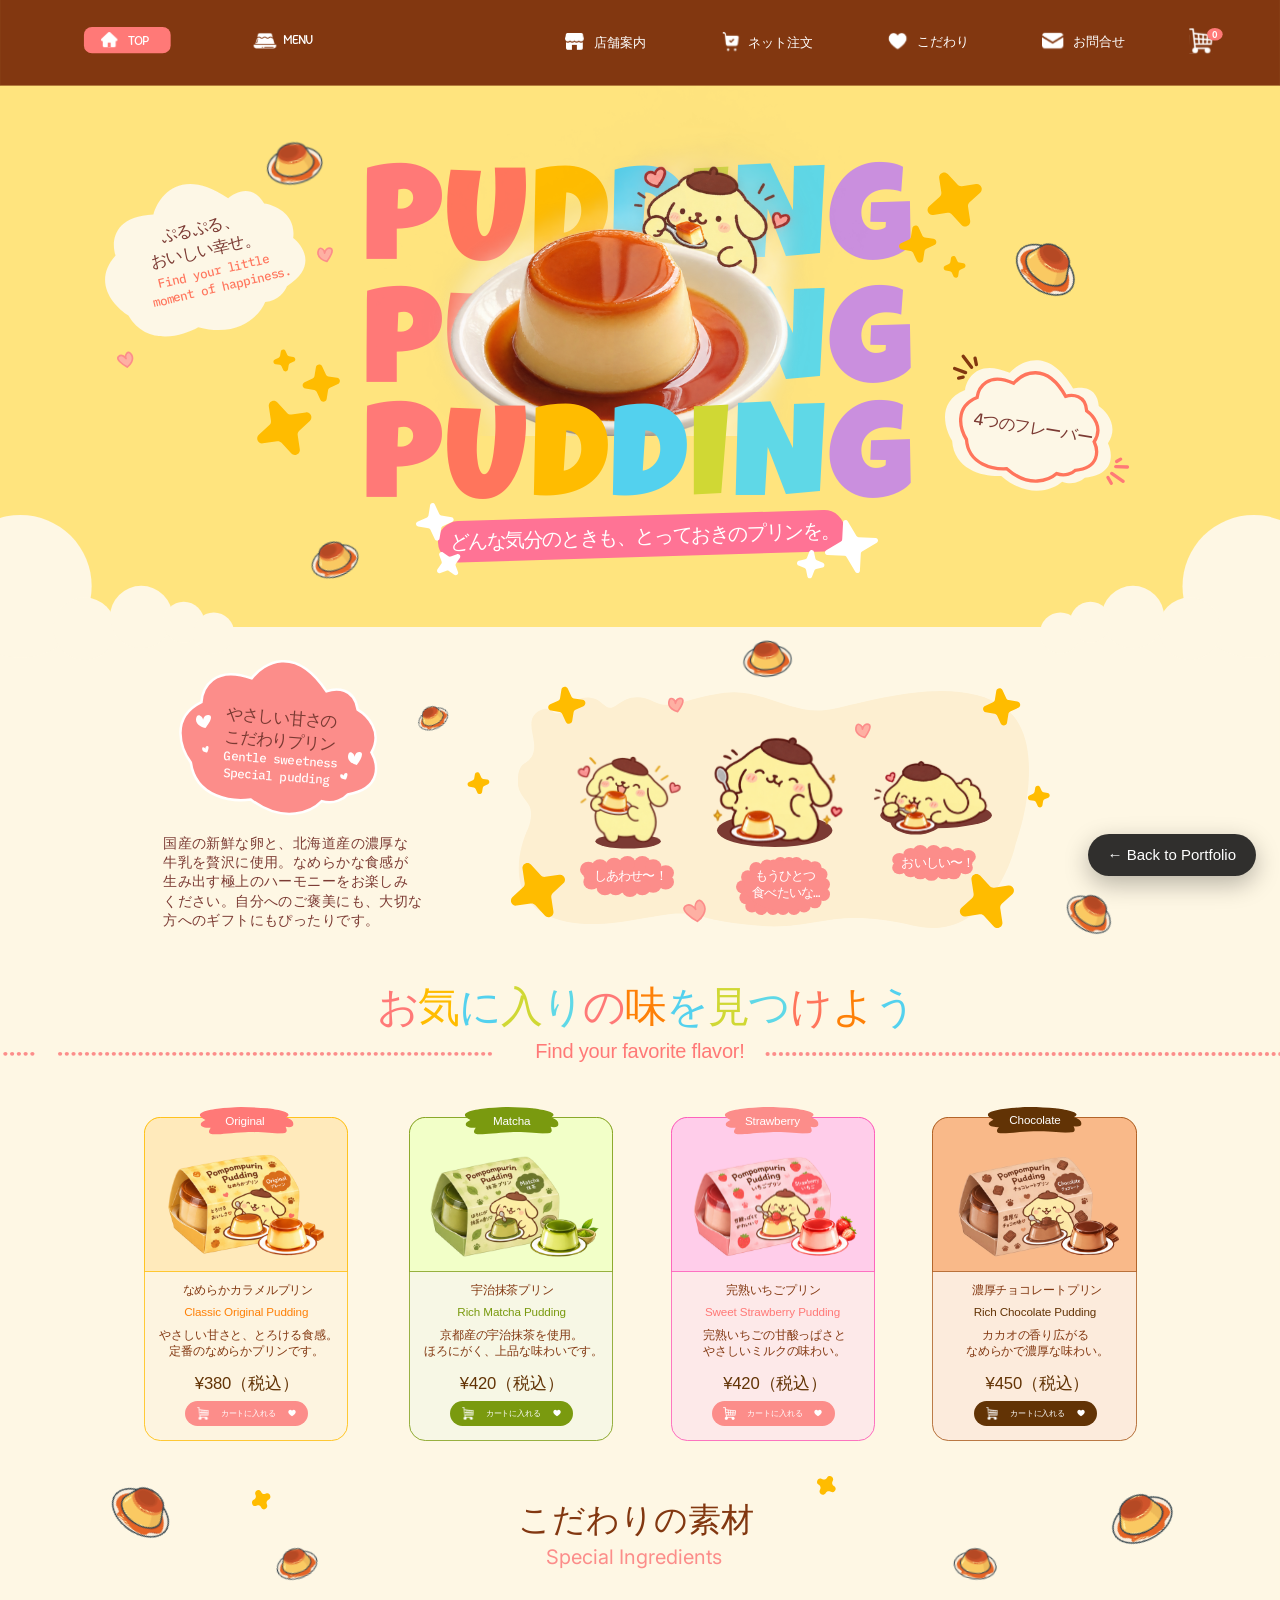
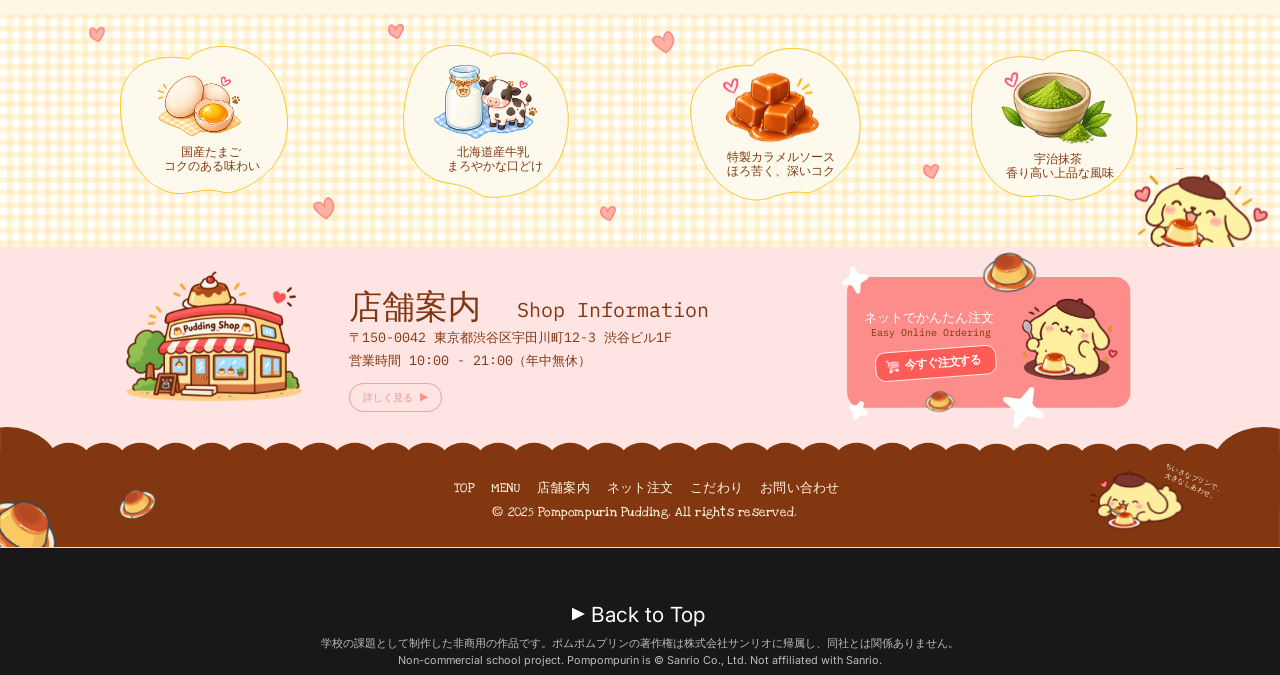
<file: projects/pudding/index.html>
<!doctype html>
<html lang="ja">
  <head>
    <meta charset="UTF-8" />
    <meta name="viewport" content="width=device-width, initial-scale=1.0" />
    <title>Pompompurin Pudding</title>
    <link rel="preconnect" href="https://fonts.googleapis.com" />
    <link rel="preconnect" href="https://fonts.gstatic.com" crossorigin />
    <link href="https://fonts.googleapis.com/css2?family=Inter&family=Itim&family=Konkhmer+Sleokchher&family=Kosugi+Maru&family=Lilex:wght@400;500;600&family=Love+Ya+Like+A+Sister&family=Luckiest+Guy&display=swap" rel="stylesheet" />
    <style>
      /* Figma အကျယ် 1536px: 1rem = design ရဲ့ 10px */
      html { font-size: calc(100vw / 153.6); scroll-behavior: smooth; }
      * { margin: 0; padding: 0; box-sizing: border-box; }
      body { background: #181818; overflow-x: hidden; }
      .page { position: relative; width: 153.6rem; height: 273rem; overflow: hidden; background: #181818; }
      .d { position: absolute; display: block; max-width: none; }
      .x { position: absolute; white-space: nowrap; transform-origin: 0 0; }
      .itim { font-family: Itim, sans-serif; }
      .kosugi { font-family: "Kosugi Maru", sans-serif; }
      .konkhmer { font-family: "Konkhmer Sleokchher", sans-serif; }
      .lucky { font-family: "Luckiest Guy", sans-serif; }
      .lilex { font-family: Lilex, "Hiragino Maru Gothic ProN", "Kosugi Maru", sans-serif; }
      .lihei { font-family: "LiHei Pro", "Hiragino Maru Gothic ProN", "Kosugi Maru", sans-serif; font-weight: 500; }
      .love { font-family: "Love Ya Like A Sister", "Kosugi Maru", cursive; }
      .inter { font-family: Inter, sans-serif; }
      .back-top { position: absolute; left: 68.6rem; top: 264.2rem; display: flex; align-items: center; gap: 0.7rem; font-family: Inter, sans-serif; font-size: 2.5rem; color: #fff; text-decoration: none; white-space: nowrap; }
      .back-top img { display: block; width: 1.6rem; height: 1.5rem; transform: rotate(90deg); }
      .practice-note { position: absolute; left: 0; top: 268.2rem; width: 153.6rem; font-family: Inter, "Kosugi Maru", sans-serif; font-size: 1.3rem; line-height: 1.6; color: #bdbdbd; text-align: center; }
      .m { display: none; }
      @media (max-width: 700px) {
        html { font-size: calc(100vw / 39); }
        .page { display: none; }
        .m { display: block; background: #ffe47e; color: #823710; font-family: "Hiragino Maru Gothic ProN", "Kosugi Maru", sans-serif; font-size: 1.5rem; line-height: 1.8; }
        .m-head { display: flex; align-items: center; justify-content: space-between; padding: 1.6rem 2rem; background: #823710; color: #fff; }
        .m-head b { font-family: "Luckiest Guy", sans-serif; font-size: 1.8rem; font-weight: 400; }
        .m-head a { color: #fff; text-decoration: none; font-family: Itim, sans-serif; }
        .m-hero { padding: 3.2rem 2rem 1rem; text-align: center; }
        .m-title { font-size: 8rem; line-height: 1; letter-spacing: 0.1rem; }
        .m-hero img { display: block; width: 100%; margin-top: -1rem; }
        .m-catch { margin-top: 1.2rem; font-size: 2rem; font-weight: 700; line-height: 1.5; }
        .m-sec { padding: 4rem 2rem; }
        .m-sec h2 { font-size: 2.6rem; font-weight: 700; line-height: 1.4; text-align: center; }
        .m-sub { margin-bottom: 2rem; color: #ff755c; text-align: center; }
        .m-card { position: relative; margin-top: 2rem; padding: 0 2rem 2.4rem; border-radius: 2rem; text-align: center; }
        .m-card img { display: block; width: 88%; margin: 0 auto; padding-top: 1.6rem; }
        .c1 { background: #fdf4e0; } .c2 { background: #eaf5d3; } .c3 { background: #fde9e9; } .c4 { background: #fbe2cf; }
        .m-tag { position: absolute; left: 1.2rem; top: 1.2rem; padding: 0 1.2rem; background: #fff; border-radius: 2rem; font-size: 1.2rem; }
        .m-card h3 { margin-top: 0.8rem; font-size: 2rem; line-height: 1.4; }
        .m-en { margin-bottom: 0.6rem; color: #ff755c; font-size: 1.3rem; }
        .m-price { margin-top: 0.8rem; color: #623305; font-size: 2rem; font-weight: 700; }
        .m-cream { background: #fef7e4; }
        .m-ingredients { display: grid; grid-template-columns: 1fr 1fr; gap: 1.2rem; list-style: none; font-size: 1.3rem; text-align: center; }
        .m-ingredients li { padding: 1.6rem 0.8rem; background: #fff; border: 0.1rem solid #ffbc00; border-radius: 2rem; }
        .m-ingredients img { display: block; width: 100%; height: 10rem; margin-bottom: 0.8rem; object-fit: contain; }
        .m-ingredients b { display: block; font-size: 1.5rem; }
        .m-pink { background: #fde0e2; }
        .m-pink img { display: block; width: 70%; margin: 0 auto 1.6rem; }
        .m-foot { padding: 3.2rem 2rem 9rem; background: #823710; color: #fff; text-align: center; }
        .m-foot p { font-size: 1.8rem; font-weight: 700; }
        .m-foot small { display: block; margin-top: 1rem; font-size: 1.1rem; line-height: 1.6; }
        .m-legal { color: #f4d9b8; }
      }
    </style>
  </head>
  <body id="top">
    <main class="page">
      <div style="position: absolute; left: 0; top: 0; width: 153.6rem; height: 257.7rem; background: #ffe47e"></div>
      <img class="d" style="left:0rem;top:0rem;width:153.6rem;height:10.3rem" src="assets/73-495.svg" alt="" loading="lazy" />
      <img class="d" style="left:9.947rem;top:3.21rem;width:10.748rem;height:3.314rem" src="assets/73-496.svg" alt="" loading="lazy" />
      <p class="x itim" style="left:15.322rem;top:3.935rem;width:3.249rem;font-size:1.5rem;color:#fff;letter-spacing:-0.105rem;line-height:normal">TOP</p>
      <img class="d" style="left:12.167rem;top:3.849rem;width:1.934rem;height:1.934rem" src="assets/73-498.svg" alt="" loading="lazy" />
      <p class="x itim" style="left:33.966rem;top:3.844rem;width:4.209rem;font-size:1.5rem;color:#fff;letter-spacing:-0.105rem;line-height:normal">MENU</p>
      <img class="d" style="left:30.212rem;top:3.275rem;width:3.186rem;height:3.186rem" src="assets/73-501.svg" alt="" loading="lazy" />
      <p class="x kosugi" style="left:128.78rem;top:4.066rem;width:6.826rem;font-size:1.5rem;color:#fff;line-height:normal">お問合せ</p>
      <img class="d" style="left:125.026rem;top:3.611rem;width:2.617rem;height:2.617rem" src="assets/73-504.svg" alt="" loading="lazy" />
      <img class="d" style="left:142.627rem;top:3.367rem;width:2.984rem;height:3.158rem" src="assets/73-506.svg" alt="" loading="lazy" />
      <img class="d" style="left:144.876rem;top:3.418rem;width:1.875rem;height:1.553rem" src="assets/73-507.svg" alt="" loading="lazy" />
      <p class="x konkhmer" style="left:145.476rem;top:3.314rem;width:0.875rem;font-size:1rem;color:#fff;line-height:normal">0</p>
      <p class="x kosugi" style="left:71.301rem;top:4.175rem;width:6.826rem;font-size:1.5rem;color:#fff;line-height:normal">店舗案内</p>
      <img class="d" style="left:67.774rem;top:3.833rem;width:2.275rem;height:2.275rem" src="assets/73-511.svg" alt="" loading="lazy" />
      <p class="x kosugi" style="left:89.762rem;top:4.175rem;width:8.533rem;font-size:1.5rem;color:#fff;line-height:normal">ネット注文</p>
      <img class="d" style="left:86.349rem;top:3.606rem;width:2.73rem;height:2.73rem" src="assets/73-514.svg" alt="" loading="lazy" />
      <p class="x kosugi" style="left:110.044rem;top:4.061rem;width:6.826rem;font-size:1.5rem;color:#fff;line-height:normal">こだわり</p>
      <img class="d" style="left:106.518rem;top:3.72rem;width:2.503rem;height:2.503rem" src="assets/73-517.svg" alt="" loading="lazy" />
      <img class="d" style="left:52.274rem;top:61.174rem;width:49.38rem;height:6.337rem" src="assets/73-520.svg" alt="" loading="lazy" />
      <p class="x lihei" style="left:53.938rem;top:63.836rem;width:47.1rem;font-size:2.4rem;color:#fff;letter-spacing:-0.168rem;line-height:2.418rem;transform:matrix(0.9995,-0.0301,0.0301,0.9995,0,0)">どんな気分のときも、とっておきのプリンを。</p>
      <img class="d" style="left:49.895rem;top:60.395rem;width:4.565rem;height:4.565rem" src="assets/73-522.svg" alt="" loading="lazy" />
      <img class="d" style="left:98.963rem;top:62.363rem;width:6.401rem;height:6.401rem" src="assets/73-523.svg" alt="" loading="lazy" />
      <img class="d" style="left:95.629rem;top:66.029rem;width:3.424rem;height:3.424rem" src="assets/73-524.svg" alt="" loading="lazy" />
      <img class="d" style="left:52.496rem;top:66.296rem;width:2.814rem;height:2.814rem" src="assets/73-525.svg" alt="" loading="lazy" />
      <p class="x lucky" style="left:43.6rem;top:19.7rem;width:66.2rem;font-size:16rem;color:#ff7977;letter-spacing:0.32rem;line-height:16.118rem"><span style="color:#ff7977">P</span><span style="color:#ff755c">U</span><span style="color:#ffbc00">D</span><span style="color:#53d1ee">D</span><span style="color:#d0d834">I</span><span style="color:#5fd8e7">N</span><span style="color:#ca8fde">G</span></p>
      <p class="x lucky" style="left:43.6rem;top:34.4rem;width:66.2rem;font-size:16rem;color:#ff7977;letter-spacing:0.32rem;line-height:16.118rem"><span style="color:#ff7977">P</span><span style="color:#ff755c">U</span><span style="color:#ffbc00">D</span><span style="color:#53d1ee">D</span><span style="color:#d0d834">I</span><span style="color:#5fd8e7">N</span><span style="color:#ca8fde">G</span></p>
      <img class="d" style="left:45.1rem;top:10.2rem;width:59.7rem;height:42.1rem" src="assets/73-530.svg" alt="" loading="lazy" />
      <p class="x lucky" style="left:43.6rem;top:48.2rem;width:66.2rem;font-size:16rem;color:#ff7977;letter-spacing:0.32rem;line-height:16.118rem"><span style="color:#ff7977">P</span><span style="color:#ff755c">U</span><span style="color:#ffbc00">D</span><span style="color:#53d1ee">D</span><span style="color:#d0d834">I</span><span style="color:#5fd8e7">N</span><span style="color:#ca8fde">G</span></p>
      <img class="d" style="left:113.448rem;top:43.146rem;width:20.135rem;height:15.794rem" src="assets/73-534.svg" alt="" loading="lazy" />
      <img class="d" style="left:115.04rem;top:44.537rem;width:16.947rem;height:13.38rem" src="assets/73-535.svg" alt="" loading="lazy" />
      <p class="x lilex" style="left:117.162rem;top:48.885rem;width:14.2rem;font-size:2rem;color:#7b3a33;letter-spacing:-0.14rem;line-height:2.7rem;text-align:center;font-weight:500;transform:matrix(0.9869,0.1612,-0.1612,0.9869,0,0)">4つのフレーバー</p>
      <img class="d" style="left:12.657rem;top:22.074rem;width:24.038rem;height:18.342rem" src="assets/73-538.svg" alt="" loading="lazy" />
      <p class="x lilex" style="left:17.126rem;top:27.449rem;width:13.2rem;font-size:2rem;color:#7b3a33;letter-spacing:-0.14rem;line-height:2.7rem;text-align:center;font-weight:500;transform:matrix(0.9747,-0.2234,0.2234,0.9747,0,0)">ぷるぷる、<br>おいしい幸せ。</p>
      <p class="x lilex" style="left:17.626rem;top:33.467rem;width:16rem;font-size:1.5rem;color:#ff755c;letter-spacing:-0.105rem;line-height:2.025rem;text-align:center;font-weight:500;transform:matrix(0.9734,-0.2292,0.2292,0.9734,0,0)">Find your little<br>moment of happiness.</p>
      <img class="d" style="left:14.09rem;top:17.3rem;width:121.847rem;height:41.198rem" src="assets/73-541.svg" alt="" loading="lazy" />
      <img class="d" style="left:30.9rem;top:15.2rem;width:8.768rem;height:8.768rem" src="assets/73-552.svg" alt="" loading="lazy" />
      <img class="d" style="left:119.7rem;top:26.2rem;width:11.967rem;height:11.967rem" src="assets/73-553.svg" alt="" loading="lazy" />
      <img class="d" style="left:36.1rem;top:63.1rem;width:8.097rem;height:8.097rem" src="assets/73-554.svg" alt="" loading="lazy" />
      <img class="d" style="left:0rem;top:75.2rem;width:153.6rem;height:127.3rem" src="assets/73-555.svg" alt="" loading="lazy" />
      <img class="d" style="left:62.17rem;top:82.907rem;width:61.3rem;height:28.4rem" src="assets/73-558.svg" alt="" loading="lazy" />
      <img class="d" style="left:68.97rem;top:90.292rem;width:13rem;height:11.646rem" src="assets/73-559.svg" alt="" loading="lazy" />
      <img class="d" style="left:85.438rem;top:88rem;width:16.068rem;height:14.139rem" src="assets/73-562.svg" alt="" loading="lazy" />
      <img class="d" style="left:104.47rem;top:90.7rem;width:14.734rem;height:9.816rem" src="assets/73-565.svg" alt="" loading="lazy" />
      <img class="d" style="left:55.07rem;top:81rem;width:72.017rem;height:33.83rem" src="assets/73-569.svg" alt="" loading="lazy" />
      <img class="d" style="left:107.07rem;top:101.36rem;width:10.1rem;height:4.38rem" src="assets/73-580.svg" alt="" loading="lazy" />
      <p class="x lilex" style="left:108.17rem;top:102.6rem;width:8.5rem;font-size:1.5rem;color:#fff;letter-spacing:-0.105rem;line-height:2.025rem;text-align:center;font-weight:500">おいしい〜！</p>
      <img class="d" style="left:69.57rem;top:102.7rem;width:11.3rem;height:4.9rem" src="assets/73-599.svg" alt="" loading="lazy" />
      <p class="x lilex" style="left:71.27rem;top:104.2rem;width:8.5rem;font-size:1.5rem;color:#fff;letter-spacing:-0.105rem;line-height:2.025rem;text-align:center;font-weight:500">しあわせ〜！</p>
      <img class="d" style="left:88.37rem;top:102.8rem;width:11.2rem;height:7rem" src="assets/73-618.svg" alt="" loading="lazy" />
      <img class="d" style="left:89.27rem;top:103.2rem;width:10rem;height:6.1rem" src="assets/73-640.svg" alt="" loading="lazy" />
      <p class="x lilex" style="left:90.27rem;top:104.2rem;width:7.9rem;font-size:1.5rem;color:#fff;letter-spacing:-0.105rem;line-height:2.025rem;text-align:center;font-weight:500">もうひとつ<br>食べたいな…</p>
      <img class="d" style="left:21.471rem;top:79.253rem;width:23.933rem;height:18.704rem" src="assets/73-643.svg" alt="" loading="lazy" />
      <p class="x lilex" style="left:27.294rem;top:84.2rem;width:13.2rem;font-size:2rem;color:#7b3a33;letter-spacing:-0.14rem;line-height:2.7rem;text-align:center;font-weight:500;transform:matrix(0.9971,0.0757,-0.0757,0.9971,0,0)">やさしい甘さの<br>こだわりプリン</p>
      <p class="x lilex" style="left:26.879rem;top:90.206rem;width:12.9rem;font-size:1.5rem;color:#fff;letter-spacing:-0.105rem;line-height:1.005rem;text-align:center;font-weight:500;transform:matrix(0.9976,0.0698,-0.0698,0.9976,0,0)">Gentle sweetness<br><br>Special pudding</p>
      <img class="d" style="left:41.77rem;top:90.2rem;width:1.7rem;height:1.6rem" src="assets/73-646.svg" alt="" loading="lazy" />
      <img class="d" style="left:23.57rem;top:85.8rem;width:1.7rem;height:1.6rem" src="assets/73-647.svg" alt="" loading="lazy" />
      <img class="d" style="left:40.841rem;top:92.738rem;width:0.863rem;height:0.82rem" src="assets/73-648.svg" alt="" loading="lazy" />
      <img class="d" style="left:24.227rem;top:89.539rem;width:0.863rem;height:0.82rem" src="assets/73-649.svg" alt="" loading="lazy" />
      <p class="x lilex" style="left:19.57rem;top:100.1rem;width:31.5rem;font-size:1.7rem;color:#7b3a33;letter-spacing:0.051rem;line-height:2.295rem;font-weight:500">国産の新鮮な卵と、北海道産の濃厚な<br>牛乳を贅沢に使用。なめらかな食感が<br>生み出す極上のハーモニーをお楽しみ<br>ください。自分へのご褒美にも、大切な<br>方へのギフトにもぴったりです。</p>
      <img class="d" style="left:49.154rem;top:75.544rem;width:86.07rem;height:38.48rem" src="assets/73-651.svg" alt="" loading="lazy" />
      <img class="d" style="left:0rem;top:61.8rem;width:153.6rem;height:17.4rem" src="assets/73-655.svg" alt="" loading="lazy" />
      <p class="x lihei" style="left:45.2rem;top:117.4rem;width:63.2rem;font-size:5rem;color:#ff7977;letter-spacing:-0.15rem;line-height:7rem;text-align:center"><span style="color:#ff7977">お</span><span style="color:#ffbc00">気</span><span style="color:#53d1ee">に</span><span style="color:#d0d834">入</span><span style="color:#5fd8e7">り</span><span style="color:#ff7977">の</span><span style="color:#fe8007">味</span><span style="color:#53d1ee">を</span><span style="color:#d0d834">見</span><span style="color:#5fd8e7">つ</span><span style="color:#ff755c">け</span><span style="color:#fe8007">よ</span><span style="color:#53d1ee">う</span></p>
      <p class="x lihei" style="left:63rem;top:124.5rem;width:27.6rem;font-size:2.4rem;color:#ff7977;letter-spacing:-0.024rem;line-height:3.36rem;text-align:center">Find your favorite flavor!</p>
      <img class="d" style="left:91.8rem;top:126.2rem;width:51.7rem;height:0.5rem" src="assets/73-671.svg" alt="" loading="lazy" />
      <img class="d" style="left:4.6rem;top:126.2rem;width:56.9rem;height:0.55rem" src="assets/73-737.svg" alt="" loading="lazy" />
      <img class="d" style="left:80.5rem;top:134rem;width:24.5rem;height:38.9rem" src="assets/73-804.svg" alt="" loading="lazy" />
      <img class="d" style="left:80.5rem;top:134rem;width:24.5rem;height:18.7rem" src="assets/73-805.svg" alt="" loading="lazy" />
      <img class="d" style="left:81.4rem;top:137.5rem;width:19.6rem;height:13.5rem" src="assets/73-806.svg" alt="" loading="lazy" />
      <img class="d" style="left:93.6rem;top:144.1rem;width:10rem;height:7.3rem" src="assets/73-807.svg" alt="" loading="lazy" />
      <p class="x lihei" style="left:87.1rem;top:153.8rem;width:11.2rem;font-size:1.4rem;color:#823710;letter-spacing:-0.014rem;line-height:1.96rem;text-align:center">完熟いちごプリン</p>
      <p class="x lihei" style="left:84rem;top:156.5rem;width:17.4rem;font-size:1.4rem;color:#ff7977;letter-spacing:-0.014rem;line-height:1.96rem;text-align:center">Sweet Strawberry Pudding</p>
      <p class="x lihei" style="left:84.4rem;top:159.2rem;width:16.7rem;font-size:1.4rem;color:#823710;letter-spacing:-0.014rem;line-height:1.96rem;text-align:center">完熟いちごの甘酸っぱさと<br>やさしいミルクの味わい。</p>
      <p class="x lihei" style="left:86.1rem;top:164.6rem;width:13.8rem;font-size:2rem;color:#623305;letter-spacing:-0.02rem;line-height:2.8rem;text-align:center">¥420（税込）</p>
      <img class="d" style="left:85.4rem;top:168.1rem;width:14.8rem;height:3rem" src="assets/73-814.svg" alt="" loading="lazy" />
      <p class="x lihei" style="left:89.5rem;top:168.9rem;width:7rem;font-size:1rem;color:#fff;letter-spacing:-0.01rem;line-height:1.4rem;text-align:center">カートに入れる</p>
      <img class="d" style="left:97.7rem;top:169.1rem;width:1rem;height:1rem" src="assets/73-817.svg" alt="" loading="lazy" />
      <img class="d" style="left:86.8rem;top:168.8rem;width:1.5rem;height:1.6rem" src="assets/73-818.svg" alt="" loading="lazy" />
      <img class="d" style="left:86.935rem;top:132.859rem;width:11.521rem;height:3.321rem" src="assets/73-820.svg" alt="" loading="lazy" />
      <p class="x lihei" style="left:89.1rem;top:133.5rem;width:7.2rem;font-size:1.4rem;color:#fff;letter-spacing:-0.014rem;line-height:1.96rem;text-align:center">Strawberry</p>
      <img class="d" style="left:111.9rem;top:134rem;width:24.5rem;height:38.9rem" src="assets/73-823.svg" alt="" loading="lazy" />
      <p class="x lihei" style="left:116.6rem;top:153.8rem;width:15.3rem;font-size:1.4rem;color:#823710;letter-spacing:-0.014rem;line-height:1.96rem;text-align:center">濃厚チョコレートプリン</p>
      <p class="x lihei" style="left:116.5rem;top:156.5rem;width:15.4rem;font-size:1.4rem;color:#623305;letter-spacing:-0.014rem;line-height:1.96rem;text-align:center">Rich Chocolate Pudding</p>
      <p class="x lihei" style="left:115.9rem;top:159.2rem;width:16.7rem;font-size:1.4rem;color:#823710;letter-spacing:-0.014rem;line-height:1.96rem;text-align:center">カカオの香り広がる<br>なめらかで濃厚な味わい。</p>
      <p class="x lihei" style="left:117.6rem;top:164.6rem;width:13.8rem;font-size:2rem;color:#623305;letter-spacing:-0.02rem;line-height:2.8rem;text-align:center">¥450（税込）</p>
      <img class="d" style="left:116.9rem;top:168.1rem;width:14.8rem;height:3rem" src="assets/73-830.svg" alt="" loading="lazy" />
      <p class="x lihei" style="left:121rem;top:168.9rem;width:7rem;font-size:1rem;color:#fff;letter-spacing:-0.01rem;line-height:1.4rem;text-align:center">カートに入れる</p>
      <img class="d" style="left:129.2rem;top:169.1rem;width:1rem;height:1rem" src="assets/73-817.svg" alt="" loading="lazy" />
      <img class="d" style="left:118.3rem;top:168.8rem;width:1.5rem;height:1.6rem" src="assets/73-818.svg" alt="" loading="lazy" />
      <img class="d" style="left:111.9rem;top:134rem;width:24.5rem;height:18.7rem" src="assets/73-835.svg" alt="" loading="lazy" />
      <img class="d" style="left:118.435rem;top:132.818rem;width:11.521rem;height:3.321rem" src="assets/73-837.svg" alt="" loading="lazy" />
      <p class="x lihei" style="left:120.9rem;top:133.459rem;width:6.6rem;font-size:1.4rem;color:#fff;letter-spacing:-0.014rem;line-height:1.96rem;text-align:center">Chocolate</p>
      <img class="d" style="left:128.8rem;top:150rem;width:3.6rem;height:0.6rem" src="assets/73-839.svg" alt="" loading="lazy" />
      <img class="d" style="left:113rem;top:137.6rem;width:20rem;height:13.8rem" src="assets/73-840.svg" alt="" loading="lazy" />
      <img class="d" style="left:126.1rem;top:144.5rem;width:9.2rem;height:6.7rem" src="assets/73-841.svg" alt="" loading="lazy" />
      <img class="d" style="left:17.3rem;top:134rem;width:24.5rem;height:38.9rem" src="assets/73-843.svg" alt="" loading="lazy" />
      <img class="d" style="left:17.3rem;top:134rem;width:24.5rem;height:18.7rem" src="assets/73-844.svg" alt="" loading="lazy" />
      <p class="x lihei" style="left:21.9rem;top:153.8rem;width:15.3rem;font-size:1.4rem;color:#823710;letter-spacing:-0.014rem;line-height:1.96rem;text-align:center">なめらかカラメルプリン</p>
      <p class="x lihei" style="left:21.8rem;top:156.5rem;width:15.5rem;font-size:1.4rem;color:#fe8007;letter-spacing:-0.014rem;line-height:1.96rem;text-align:center">Classic Original Pudding</p>
      <p class="x lihei" style="left:19.1rem;top:159.2rem;width:20.9rem;font-size:1.4rem;color:#823710;letter-spacing:-0.014rem;line-height:1.96rem;text-align:center">やさしい甘さと、とろける食感。<br>定番のなめらかプリンです。</p>
      <p class="x lihei" style="left:22.7rem;top:164.6rem;width:13.8rem;font-size:2rem;color:#623305;letter-spacing:-0.02rem;line-height:2.8rem;text-align:center">¥380（税込）</p>
      <img class="d" style="left:22.2rem;top:168.1rem;width:14.8rem;height:3rem" src="assets/73-851.svg" alt="" loading="lazy" />
      <p class="x lihei" style="left:26.3rem;top:168.9rem;width:7rem;font-size:1rem;color:#fff;letter-spacing:-0.01rem;line-height:1.4rem;text-align:center">カートに入れる</p>
      <img class="d" style="left:34.5rem;top:169.1rem;width:1rem;height:1rem" src="assets/73-817.svg" alt="" loading="lazy" />
      <img class="d" style="left:23.6rem;top:168.8rem;width:1.5rem;height:1.6rem" src="assets/73-818.svg" alt="" loading="lazy" />
      <img class="d" style="left:23.835rem;top:132.859rem;width:11.521rem;height:3.321rem" src="assets/73-857.svg" alt="" loading="lazy" />
      <p class="x lihei" style="left:27rem;top:133.5rem;width:4.8rem;font-size:1.4rem;color:#fff;letter-spacing:-0.014rem;line-height:1.96rem;text-align:center">Original</p>
      <img class="d" style="left:18.1rem;top:137.8rem;width:20rem;height:13.7rem" src="assets/73-859.svg" alt="" loading="lazy" />
      <img class="d" style="left:29.7rem;top:144.5rem;width:10.2rem;height:7.4rem" src="assets/73-860.svg" alt="" loading="lazy" />
      <img class="d" style="left:49.1rem;top:134rem;width:24.5rem;height:38.9rem" src="assets/73-862.svg" alt="" loading="lazy" />
      <img class="d" style="left:49.1rem;top:134rem;width:24.5rem;height:18.7rem" src="assets/73-863.svg" alt="" loading="lazy" />
      <img class="d" style="left:48.7rem;top:137.2rem;width:21.8rem;height:15rem" src="assets/73-864.svg" alt="" loading="lazy" />
      <img class="d" style="left:62.3rem;top:145.3rem;width:10.1rem;height:7.4rem" src="assets/73-865.svg" alt="" loading="lazy" />
      <p class="x lihei" style="left:56.5rem;top:153.8rem;width:9.8rem;font-size:1.4rem;color:#823710;letter-spacing:-0.014rem;line-height:1.96rem;text-align:center">宇治抹茶プリン</p>
      <p class="x lihei" style="left:54.6rem;top:156.5rem;width:13.6rem;font-size:1.4rem;color:#7a9a0f;letter-spacing:-0.014rem;line-height:1.96rem;text-align:center">Rich Matcha Pudding</p>
      <p class="x lihei" style="left:50.9rem;top:159.2rem;width:20.9rem;font-size:1.4rem;color:#823710;letter-spacing:-0.014rem;line-height:1.96rem;text-align:center">京都産の宇治抹茶を使用。<br>ほろにがく、上品な味わいです。</p>
      <p class="x lihei" style="left:54.5rem;top:164.6rem;width:13.8rem;font-size:2rem;color:#623305;letter-spacing:-0.02rem;line-height:2.8rem;text-align:center">¥420（税込）</p>
      <img class="d" style="left:54rem;top:168.1rem;width:14.8rem;height:3rem" src="assets/73-872.svg" alt="" loading="lazy" />
      <p class="x lihei" style="left:58.1rem;top:168.9rem;width:7rem;font-size:1rem;color:#fff;letter-spacing:-0.01rem;line-height:1.4rem;text-align:center">カートに入れる</p>
      <img class="d" style="left:66.3rem;top:169.1rem;width:1rem;height:1rem" src="assets/73-817.svg" alt="" loading="lazy" />
      <img class="d" style="left:55.4rem;top:168.8rem;width:1.5rem;height:1.6rem" src="assets/73-818.svg" alt="" loading="lazy" />
      <img class="d" style="left:55.635rem;top:132.859rem;width:11.521rem;height:3.321rem" src="assets/73-878.svg" alt="" loading="lazy" />
      <p class="x lihei" style="left:59rem;top:133.5rem;width:4.8rem;font-size:1.4rem;color:#fff;letter-spacing:-0.014rem;line-height:1.96rem;text-align:center">Matcha</p>
      <img class="d" style="left:0rem;top:193.7rem;width:153.6rem;height:28.3rem" src="assets/73-881.svg" alt="" loading="lazy" />
      <p class="x lilex" style="left:62.1rem;top:179.8rem;width:28rem;font-size:4rem;color:#823710;line-height:normal">こだわりの素材</p>
      <img class="d" style="left:11.3rem;top:175.6rem;width:11.479rem;height:11.479rem" src="assets/73-907.svg" alt="" loading="lazy" />
      <img class="d" style="left:131.318rem;top:176.46rem;width:11.368rem;height:11.368rem" src="assets/73-908.svg" alt="" loading="lazy" />
      <img class="d" style="left:32.109rem;top:184.209rem;width:7.007rem;height:7.007rem" src="assets/73-909.svg" alt="" loading="lazy" />
      <img class="d" style="left:113.9rem;top:184.568rem;width:6.289rem;height:6.289rem" src="assets/73-910.svg" alt="" loading="lazy" />
      <p class="x inter" style="left:65.5rem;top:185.4rem;width:21.7rem;font-size:2.4rem;color:#fc8d8a;line-height:normal">Special Ingredients</p>
      <img class="d" style="left:30.24rem;top:178.84rem;width:2.326rem;height:2.326rem" src="assets/73-912.svg" alt="" loading="lazy" />
      <img class="d" style="left:98.075rem;top:177.175rem;width:2.264rem;height:2.264rem" src="assets/73-913.svg" alt="" loading="lazy" />
      <img class="d" style="left:14.35rem;top:197.55rem;width:20.2rem;height:17.7rem" src="assets/73-915.svg" alt="" loading="lazy" />
      <img class="d" style="left:16.5rem;top:199.3rem;width:15.9rem;height:11.6rem" src="assets/73-916.svg" alt="" loading="lazy" />
      <p class="x lilex" style="left:19.7rem;top:209.4rem;width:11.2rem;font-size:1.4rem;color:#823710;line-height:1.692rem;text-align:center">国産たまご<br>コクのある味わい</p>
      <img class="d" style="left:48.386rem;top:197.452rem;width:19.875rem;height:18.266rem" src="assets/73-919.svg" alt="" loading="lazy" />
      <img class="d" style="left:49.28rem;top:198.376rem;width:17.4rem;height:12.8rem" src="assets/73-920.svg" alt="" loading="lazy" />
      <p class="x lilex" style="left:53.6rem;top:209.376rem;width:11.2rem;font-size:1.4rem;color:#823710;line-height:1.692rem;text-align:center">北海道産牛乳<br>まろやかな口どけ</p>
      <img class="d" style="left:82.82rem;top:197.769rem;width:20.468rem;height:18.332rem" src="assets/73-923.svg" alt="" loading="lazy" />
      <img class="d" style="left:83.089rem;top:195.9rem;width:20.7rem;height:15.1rem" src="assets/73-924.svg" alt="" loading="lazy" />
      <p class="x lilex" style="left:87.2rem;top:210rem;width:12.6rem;font-size:1.4rem;color:#823710;line-height:1.692rem;text-align:center">特製カラメルソース<br>ほろ苦く、深いコク</p>
      <img class="d" style="left:116.498rem;top:197.96rem;width:20.015rem;height:18.142rem" src="assets/73-927.svg" alt="" loading="lazy" />
      <img class="d" style="left:116.1rem;top:195.9rem;width:21.568rem;height:15.8rem" src="assets/73-928.svg" alt="" loading="lazy" />
      <p class="x lilex" style="left:120.7rem;top:210.2rem;width:12.6rem;font-size:1.4rem;color:#823710;line-height:1.692rem;text-align:center">宇治抹茶<br>香り高い上品な風味</p>
      <img class="d" style="left:10.7rem;top:195.3rem;width:1.9rem;height:1.8rem" src="assets/73-930.svg" alt="" loading="lazy" />
      <img class="d" style="left:72rem;top:216.7rem;width:1.9rem;height:1.8rem" src="assets/73-931.svg" alt="" loading="lazy" />
      <img class="d" style="left:46.6rem;top:194.9rem;width:1.9rem;height:1.8rem" src="assets/73-932.svg" alt="" loading="lazy" />
      <img class="d" style="left:110.8rem;top:211.7rem;width:1.9rem;height:1.8rem" src="assets/73-933.svg" alt="" loading="lazy" />
      <img class="d" style="left:37.529rem;top:215.684rem;width:2.722rem;height:2.734rem" src="assets/73-934.svg" alt="" loading="lazy" />
      <img class="d" style="left:78.229rem;top:195.777rem;width:2.722rem;height:2.734rem" src="assets/73-935.svg" alt="" loading="lazy" />
      <img class="d" style="left:0rem;top:221.6rem;width:153.6rem;height:27.1rem" src="assets/73-937.svg" alt="" loading="lazy" />
      <p class="x lilex" style="left:41.9rem;top:226.2rem;width:16.64rem;font-size:4rem;color:#823710;line-height:normal;font-weight:500">店舗案内</p>
      <p class="x lilex" style="left:62.076rem;top:227.615rem;width:24.024rem;font-size:2.4rem;color:#823710;line-height:normal">Shop Information</p>
      <p class="x lilex" style="left:41.9rem;top:231.5rem;width:39.4rem;font-size:1.6rem;color:#823710;line-height:normal">〒150-0042 東京都渋谷区宇田川町12-3 渋谷ビル1F</p>
      <p class="x lilex" style="left:41.9rem;top:234.3rem;width:29.5rem;font-size:1.6rem;color:#823710;line-height:normal">営業時間 10:00 - 21:00（年中無休）</p>
      <img class="d" style="left:41.9rem;top:238rem;width:11.1rem;height:3.4rem" src="assets/73-946.svg" alt="" loading="lazy" />
      <p class="x lilex" style="left:43.5rem;top:238.9rem;width:6.1rem;font-size:1.2rem;color:#fc8d8a;line-height:normal;font-weight:500">詳しく見る</p>
      <img class="d" style="left:50.425rem;top:239.18rem;width:0.975rem;height:1.039rem" src="assets/73-948.svg" alt="" loading="lazy" />
      <img class="d" style="left:101.67rem;top:225.212rem;width:34.03rem;height:15.757rem" src="assets/73-950.svg" alt="" loading="lazy" />
      <img class="d" style="left:122.46rem;top:227.4rem;width:11.985rem;height:10.546rem" src="assets/73-951.svg" alt="" loading="lazy" />
      <img class="d" style="left:100.984rem;top:223.979rem;width:3.339rem;height:3.339rem" src="assets/73-954.svg" alt="" loading="lazy" />
      <img class="d" style="left:101.892rem;top:240.097rem;width:2.252rem;height:2.252rem" src="assets/73-955.svg" alt="" loading="lazy" />
      <img class="d" style="left:120.342rem;top:238.413rem;width:5.012rem;height:5.012rem" src="assets/73-956.svg" alt="" loading="lazy" />
      <p class="x lilex" style="left:103.639rem;top:229.042rem;width:17.508rem;font-size:1.6rem;color:#fff;line-height:normal">ネットでかんたん注文</p>
      <p class="x lilex" style="left:104.473rem;top:231.122rem;width:15.757rem;font-size:1.2rem;color:#823710;line-height:normal">Easy Online Ordering</p>
      <img class="d" style="left:105.054rem;top:233.413rem;width:14.568rem;height:4.387rem" src="assets/73-959.svg" alt="" loading="lazy" />
      <p class="x lilex" style="left:108.519rem;top:234.894rem;width:9.957rem;font-size:1.4rem;color:#fff;letter-spacing:-0.126rem;line-height:normal;font-weight:600;transform:matrix(0.9975,-0.0708,0.0708,0.9975,0,0)">今すぐ注文する</p>
      <img class="d" style="left:106.159rem;top:234.964rem;width:1.952rem;height:2.021rem" src="assets/73-961.svg" alt="" loading="lazy" />
      <img class="d" style="left:117.317rem;top:220.944rem;width:7.589rem;height:7.589rem" src="assets/73-963.svg" alt="" loading="lazy" />
      <img class="d" style="left:110.801rem;top:238.173rem;width:3.99rem;height:3.99rem" src="assets/73-964.svg" alt="" loading="lazy" />
      <img class="d" style="left:13.5rem;top:224.4rem;width:23.7rem;height:15.8rem" src="assets/73-965.svg" alt="" loading="lazy" />
      <img class="d" style="left:0rem;top:243.3rem;width:153.6rem;height:14.4rem" src="assets/73-967.svg" alt="" loading="lazy" />
      <p class="x love" style="left:59.1rem;top:252.8rem;width:35.5rem;font-size:1.5rem;color:#fef7e4;letter-spacing:0.03rem;line-height:1.511rem">© 2025 Pompompurin Pudding. All rights reserved.</p>
      <p class="x love" style="left:54.5rem;top:250rem;width:44.7rem;font-size:1.5rem;color:#fef7e4;letter-spacing:0.03rem;line-height:1.511rem">TOP&nbsp;&nbsp;&nbsp;&nbsp;MENU&nbsp;&nbsp;&nbsp;&nbsp;店舗案内&nbsp;&nbsp;&nbsp;&nbsp;ネット注文&nbsp;&nbsp;&nbsp;&nbsp;こだわり&nbsp;&nbsp;&nbsp;&nbsp;お問い合わせ</p>
      <img class="d" style="left:130.6rem;top:248rem;width:12.009rem;height:8rem" src="assets/73-1009.svg" alt="" loading="lazy" />
      <p class="x love" style="left:139.64rem;top:247.2rem;width:8.53rem;font-size:0.8rem;color:#fef7e4;letter-spacing:0.016rem;line-height:1.04rem;text-align:center;transform:matrix(0.9126,0.409,-0.409,0.9126,0,0)">ちいさなプリンで、<br>大きなしあわせ。</p>
      <img class="d" style="left:0rem;top:126.2rem;width:4.3rem;height:0.55rem" src="assets/73-1014.svg" alt="" loading="lazy" />
      <img class="d" style="left:143.8rem;top:126.2rem;width:9.8rem;height:0.5rem" src="assets/73-1080.svg" alt="" loading="lazy" />
      <a class="back-top" href="#top"><img src="assets/poly.svg" alt="" />Back to Top</a>
      <p class="practice-note">学校の課題として制作した非商用の作品です。ポムポムプリンの著作権は株式会社サンリオに帰属し、同社とは関係ありません。<br />Non-commercial school project. Pompompurin is © Sanrio Co., Ltd. Not affiliated with Sanrio.</p>
    </main>
    <!-- ===== ဖုန်းအတွက် version (screen 700px အောက်မှာပဲ ပေါ်မယ်) ===== -->
    <div class="m">
      <header class="m-head"><b>Pompompurin Pudding</b><a href="#m-flavors">MENU</a></header>
      <section class="m-hero">
        <p class="m-title lucky"><span style="color:#ff7977">P</span><span style="color:#ff755c">U</span><span style="color:#ffbc00">D</span><span style="color:#5ad7ee">D</span><span style="color:#c8d94a">I</span><span style="color:#5ad7ee">N</span><span style="color:#c893e0">G</span></p>
        <img src="assets/73-530.svg" alt="ポムポムプリンとカラメルプリン" />
        <p class="m-catch">どんな気分のときも、<br />とっておきのプリンを。</p>
      </section>
      <section class="m-sec">
        <h2>ぷるぷる、おいしい幸せ。</h2>
        <p class="m-sub">Find your little moment of happiness.</p>
        <p>国産の新鮮な卵と、北海道産の濃厚な牛乳を贅沢に使用。なめらかな食感が生み出す極上のハーモニーをお楽しみください。自分へのご褒美にも、大切な方へのギフトにもぴったりです。</p>
      </section>
      <section class="m-sec" id="m-flavors">
        <h2>お気に入りの味を見つけよう</h2>
        <p class="m-sub">Find your favorite flavor!</p>
        <article class="m-card c1">
          <img src="assets/73-859.svg" alt="なめらかカラメルプリン" loading="lazy" />
          <span class="m-tag">Original</span>
          <h3>なめらかカラメルプリン</h3>
          <p class="m-en">Classic Original Pudding</p>
          <p>やさしい甘さと、とろける食感。定番のなめらかプリンです。</p>
          <p class="m-price">¥380（税込）</p>
        </article>
        <article class="m-card c2">
          <img src="assets/73-864.svg" alt="宇治抹茶プリン" loading="lazy" />
          <span class="m-tag">Matcha</span>
          <h3>宇治抹茶プリン</h3>
          <p class="m-en">Rich Matcha Pudding</p>
          <p>京都産の宇治抹茶を使用。ほろにがく、上品な味わいです。</p>
          <p class="m-price">¥420（税込）</p>
        </article>
        <article class="m-card c3">
          <img src="assets/73-806.svg" alt="完熟いちごプリン" loading="lazy" />
          <span class="m-tag">Strawberry</span>
          <h3>完熟いちごプリン</h3>
          <p class="m-en">Sweet Strawberry Pudding</p>
          <p>完熟いちごの甘酸っぱさとやさしいミルクの味わい。</p>
          <p class="m-price">¥420（税込）</p>
        </article>
        <article class="m-card c4">
          <img src="assets/73-840.svg" alt="濃厚チョコレートプリン" loading="lazy" />
          <span class="m-tag">Chocolate</span>
          <h3>濃厚チョコレートプリン</h3>
          <p class="m-en">Rich Chocolate Pudding</p>
          <p>カカオの香り広がるなめらかで濃厚な味わい。</p>
          <p class="m-price">¥450（税込）</p>
        </article>
      </section>
      <section class="m-sec m-cream">
        <h2>こだわりの素材</h2>
        <p class="m-sub">Special Ingredients</p>
        <ul class="m-ingredients">
          <li><img src="assets/73-916.svg" alt="国産たまごのイラスト" loading="lazy" /><b>国産たまご</b>コクのある味わい</li>
          <li><img src="assets/73-920.svg" alt="北海道産牛乳のイラスト" loading="lazy" /><b>北海道産牛乳</b>まろやかな口どけ</li>
          <li><img src="assets/73-924.svg" alt="カラメルソースのイラスト" loading="lazy" /><b>特製カラメルソース</b>ほろ苦く、深いコク</li>
          <li><img src="assets/73-928.svg" alt="宇治抹茶のイラスト" loading="lazy" /><b>宇治抹茶</b>香り高い上品な風味</li>
        </ul>
      </section>
      <section class="m-sec m-pink">
        <img src="assets/73-965.svg" alt="プリン店のイラスト" loading="lazy" />
        <h2>店舗案内</h2>
        <p class="m-sub">Shop Information</p>
        <p>〒150-0042 東京都渋谷区宇田川町12-3 渋谷ビル1F<br />営業時間 10:00 - 21:00（年中無休）</p>
      </section>
      <footer class="m-foot">
        <p>ちいさなプリンで、大きなしあわせ。</p>
        <small>© 2025 Pompompurin Pudding. All rights reserved.</small>
        <small class="m-legal">学校の課題として制作した非商用の作品です。ポムポムプリンの著作権は株式会社サンリオに帰属し、同社とは関係ありません。<br />Non-commercial school project. Pompompurin is © Sanrio Co., Ltd. Not affiliated with Sanrio.</small>
      </footer>
    </div>
    <script src="../back.js"></script>
  </body>
</html>
</file>
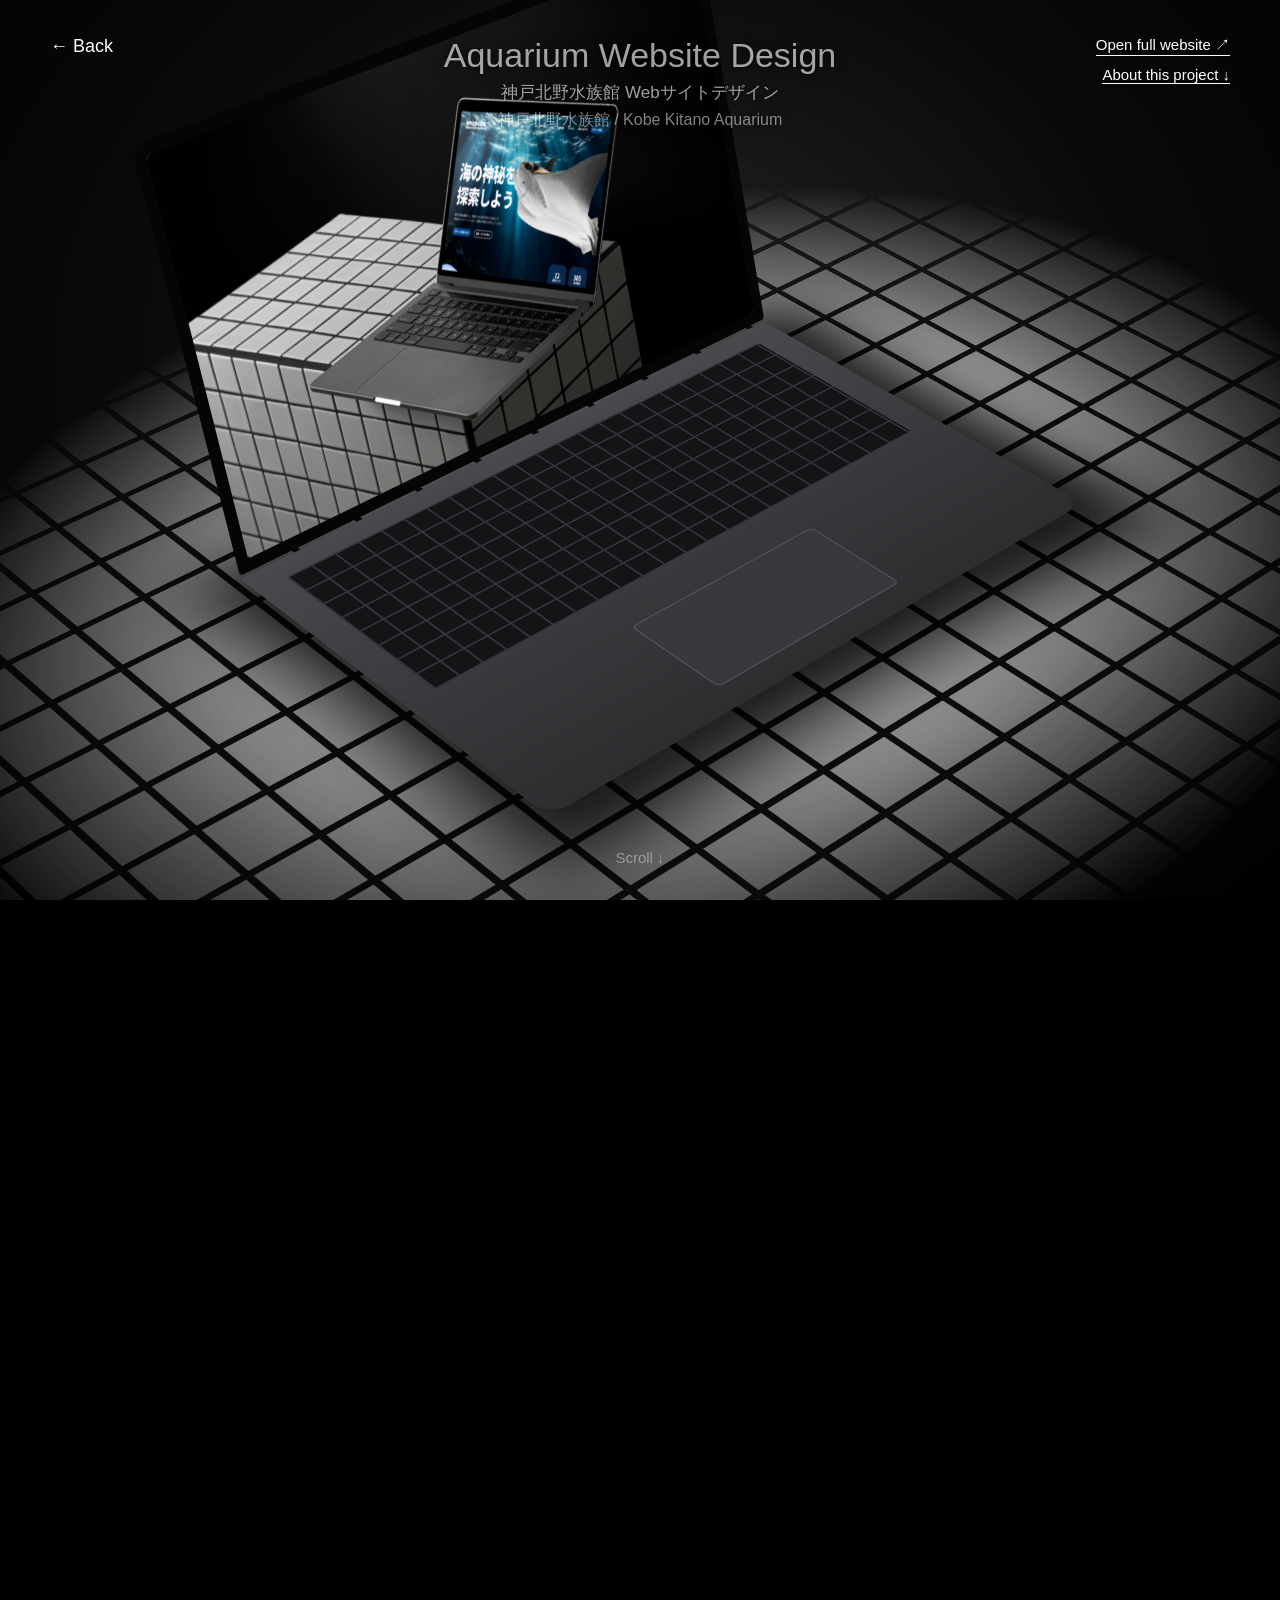
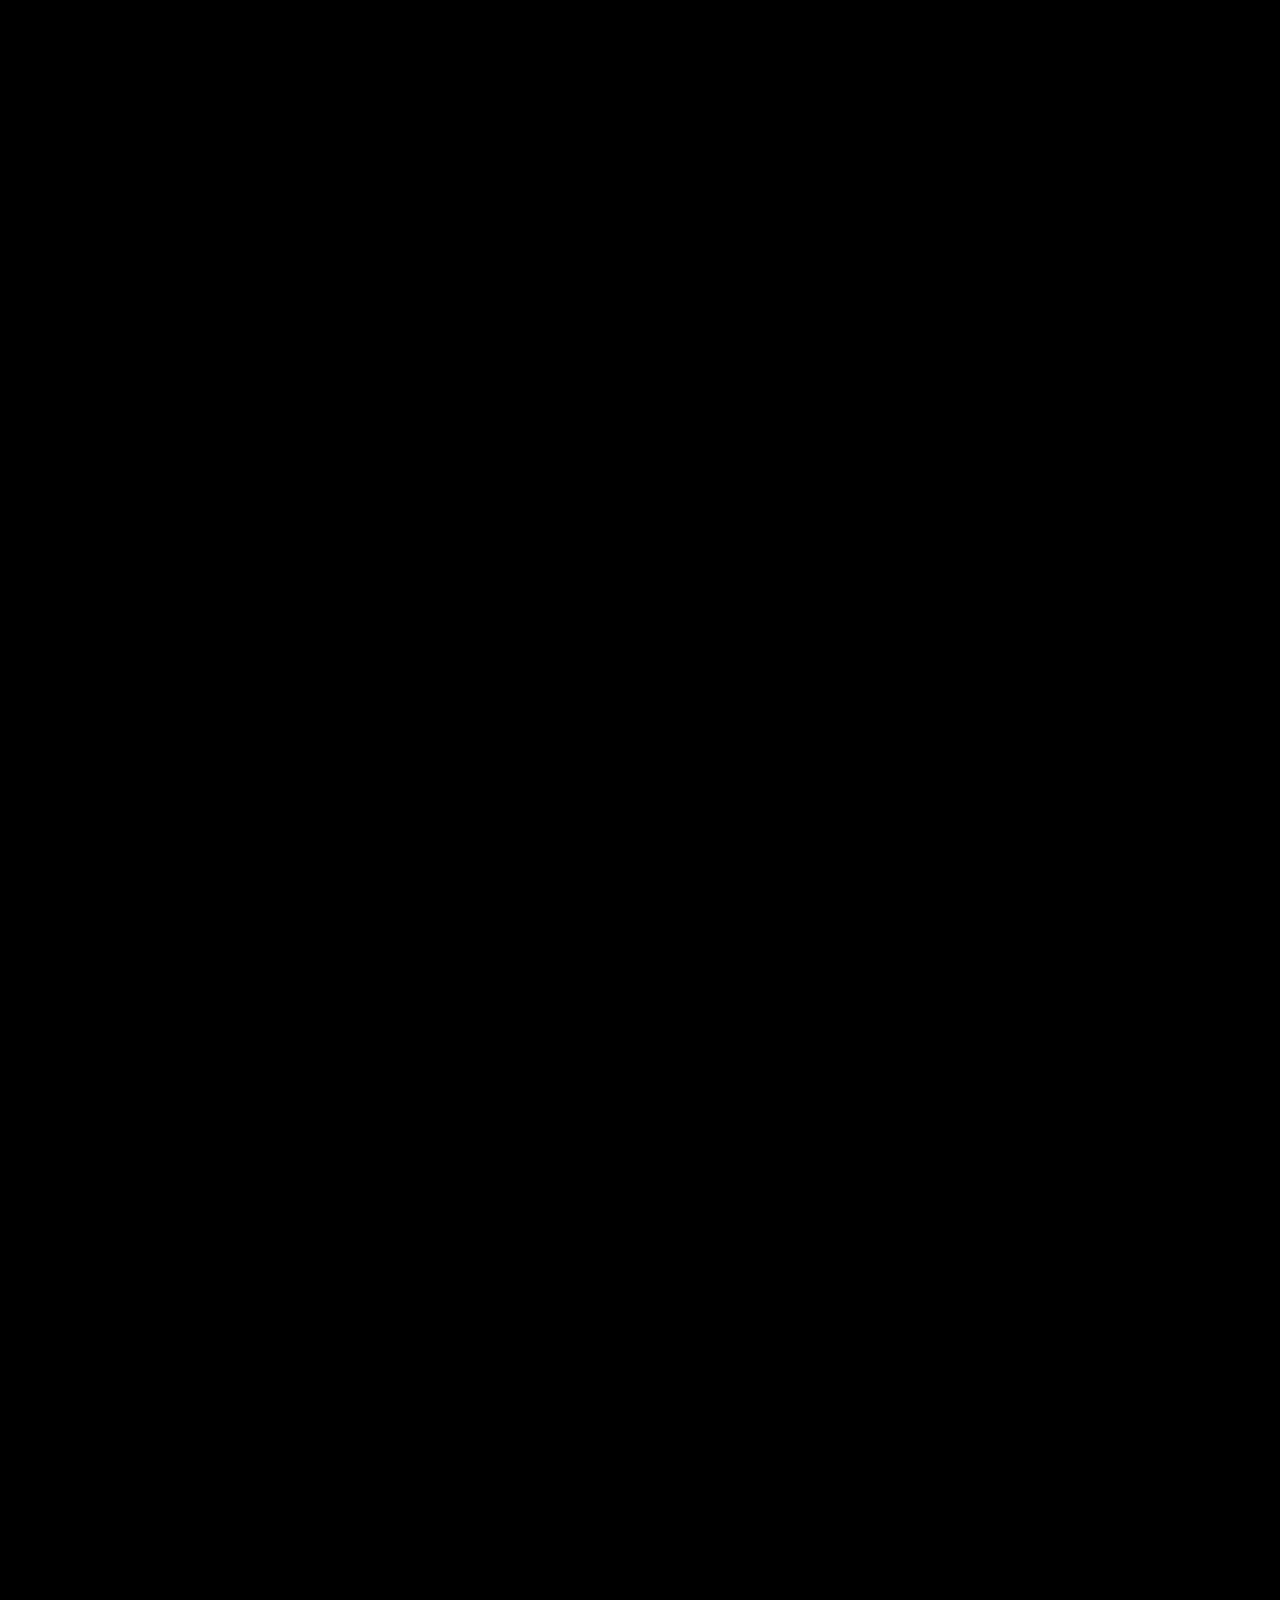
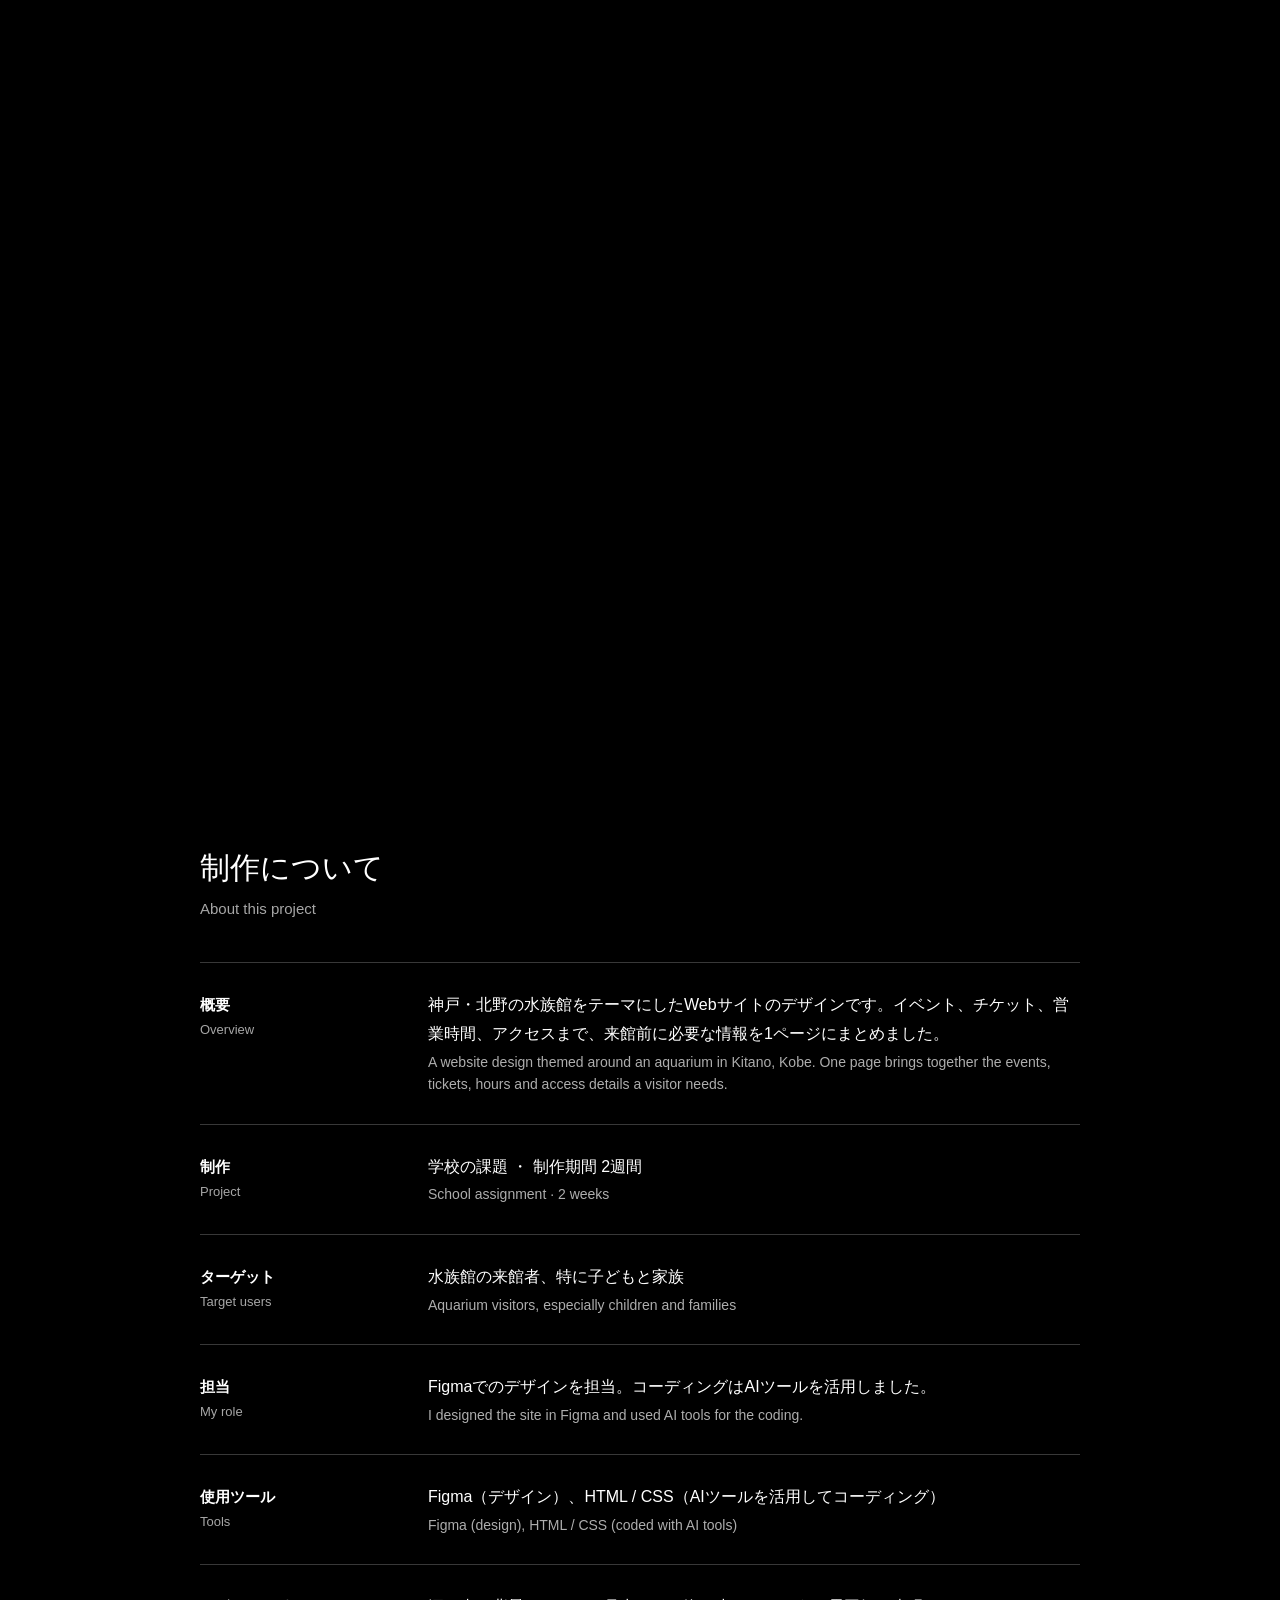
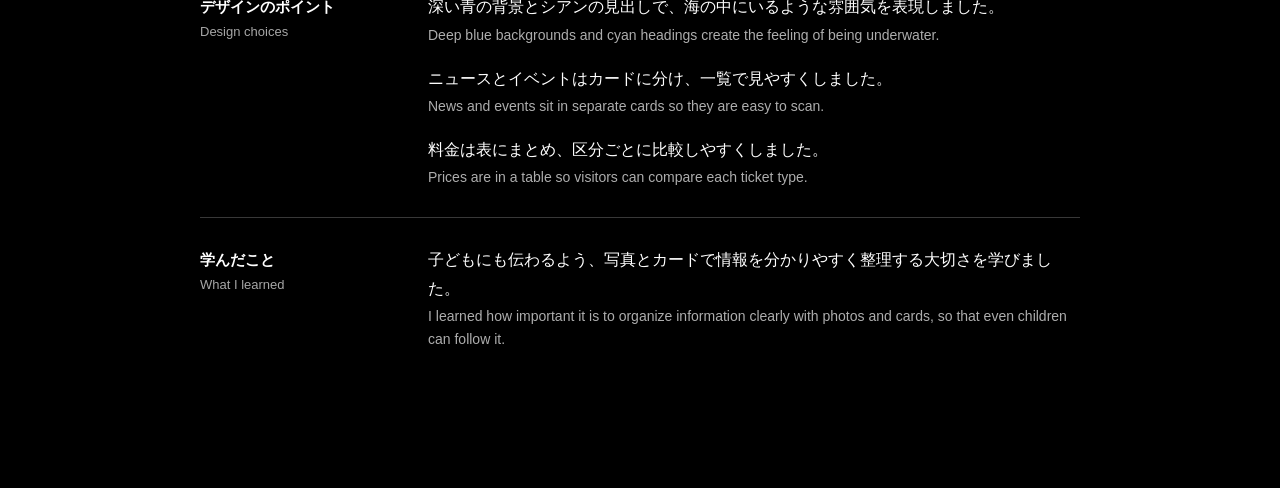
<file: aquarium.html>
<!DOCTYPE html>
<html lang="ja">
<head>
  <meta charset="UTF-8">
  <meta name="viewport" content="width=device-width, initial-scale=1.0">
  <title>Aquarium Website Design | Zaw Min Paing</title>
  <link rel="icon" href="img/logo.png" type="image/png">
  <link rel="stylesheet" href="laptop.css">
</head>
<body>

  <a href="index.html#projects" class="back">← Back</a>
    <a href="projects/aquarium/index.html" class="open-site">Open full website ↗</a>

  <div class="title">
    <h1>Aquarium Website Design</h1>
    <p class="jp">神戸北野水族館 Webサイトデザイン</p>
    <p>神戸北野水族館 / Kobe Kitano Aquarium</p>
  </div>
  <a class="case-link" href="#about-project">About this project ↓</a>
  <p class="hint" id="hint">Scroll ↓</p>

  <!-- ပုံကို ပြောင်းချင်ရင် img src ကိုပဲ ပြင်ပါ -->
  <div class="track" id="track">
    <div class="stage">
      <div class="world" id="world">
        <div class="platform"></div>
        <div class="shadow"></div>
        <div class="laptop">
          <div class="base"><div class="keys"></div><div class="pad"></div></div>
          <div class="lid" id="lid">
            <div class="face lid-back"></div>
            <div class="face lid-front">
              <div class="screen" id="screen">
                <!-- ပုံအစား code နဲ့ရေးထားတဲ့ website အစစ်ကို ပြတာ -->
                <div id="shot" class="site" data-width="1536" data-height="4992">
                  <iframe src="projects/aquarium/index.html" title="Aquarium Website Design" tabindex="-1" scrolling="no"></iframe>
                </div>
              </div>
            </div>
          </div>
        </div>
      </div>
    </div>
  </div>

  <!-- ===== Project ရှင်းလင်းချက်: စာကို ဒီမှာ ပြင်လို့ရပါတယ် ===== -->
  <section class="case" id="about-project">
    <h2>制作について <span>About this project</span></h2>
    <dl>
      <div>
        <dt>概要 <span>Overview</span></dt>
        <dd>神戸・北野の水族館をテーマにしたWebサイトのデザインです。イベント、チケット、営業時間、アクセスまで、来館前に必要な情報を1ページにまとめました。<span class="en">A website design themed around an aquarium in Kitano, Kobe. One page brings together the events, tickets, hours and access details a visitor needs.</span></dd>
      </div>
      <div>
        <dt>制作 <span>Project</span></dt>
        <dd>学校の課題 ・ 制作期間 2週間<span class="en">School assignment · 2 weeks</span></dd>
      </div>
      <div>
        <dt>ターゲット <span>Target users</span></dt>
        <dd>水族館の来館者、特に子どもと家族<span class="en">Aquarium visitors, especially children and families</span></dd>
      </div>
      <div>
        <dt>担当 <span>My role</span></dt>
        <dd>Figmaでのデザインを担当。コーディングはAIツールを活用しました。<span class="en">I designed the site in Figma and used AI tools for the coding.</span></dd>
      </div>
      <div>
        <dt>使用ツール <span>Tools</span></dt>
        <dd>Figma（デザイン）、HTML / CSS（AIツールを活用してコーディング）<span class="en">Figma (design), HTML / CSS (coded with AI tools)</span></dd>
      </div>
      <div>
        <dt>デザインのポイント <span>Design choices</span></dt>
        <dd><ul>
        <li>深い青の背景とシアンの見出しで、海の中にいるような雰囲気を表現しました。<span class="en">Deep blue backgrounds and cyan headings create the feeling of being underwater.</span></li>
        <li>ニュースとイベントはカードに分け、一覧で見やすくしました。<span class="en">News and events sit in separate cards so they are easy to scan.</span></li>
        <li>料金は表にまとめ、区分ごとに比較しやすくしました。<span class="en">Prices are in a table so visitors can compare each ticket type.</span></li>
        </ul></dd>
      </div>
      <div>
        <dt>学んだこと <span>What I learned</span></dt>
        <dd>子どもにも伝わるよう、写真とカードで情報を分かりやすく整理する大切さを学びました。<span class="en">I learned how important it is to organize information clearly with photos and cards, so that even children can follow it.</span></dd>
      </div>
    </dl>
  </section>

  <script src="laptop.js"></script>
</body>
</html>
</file>
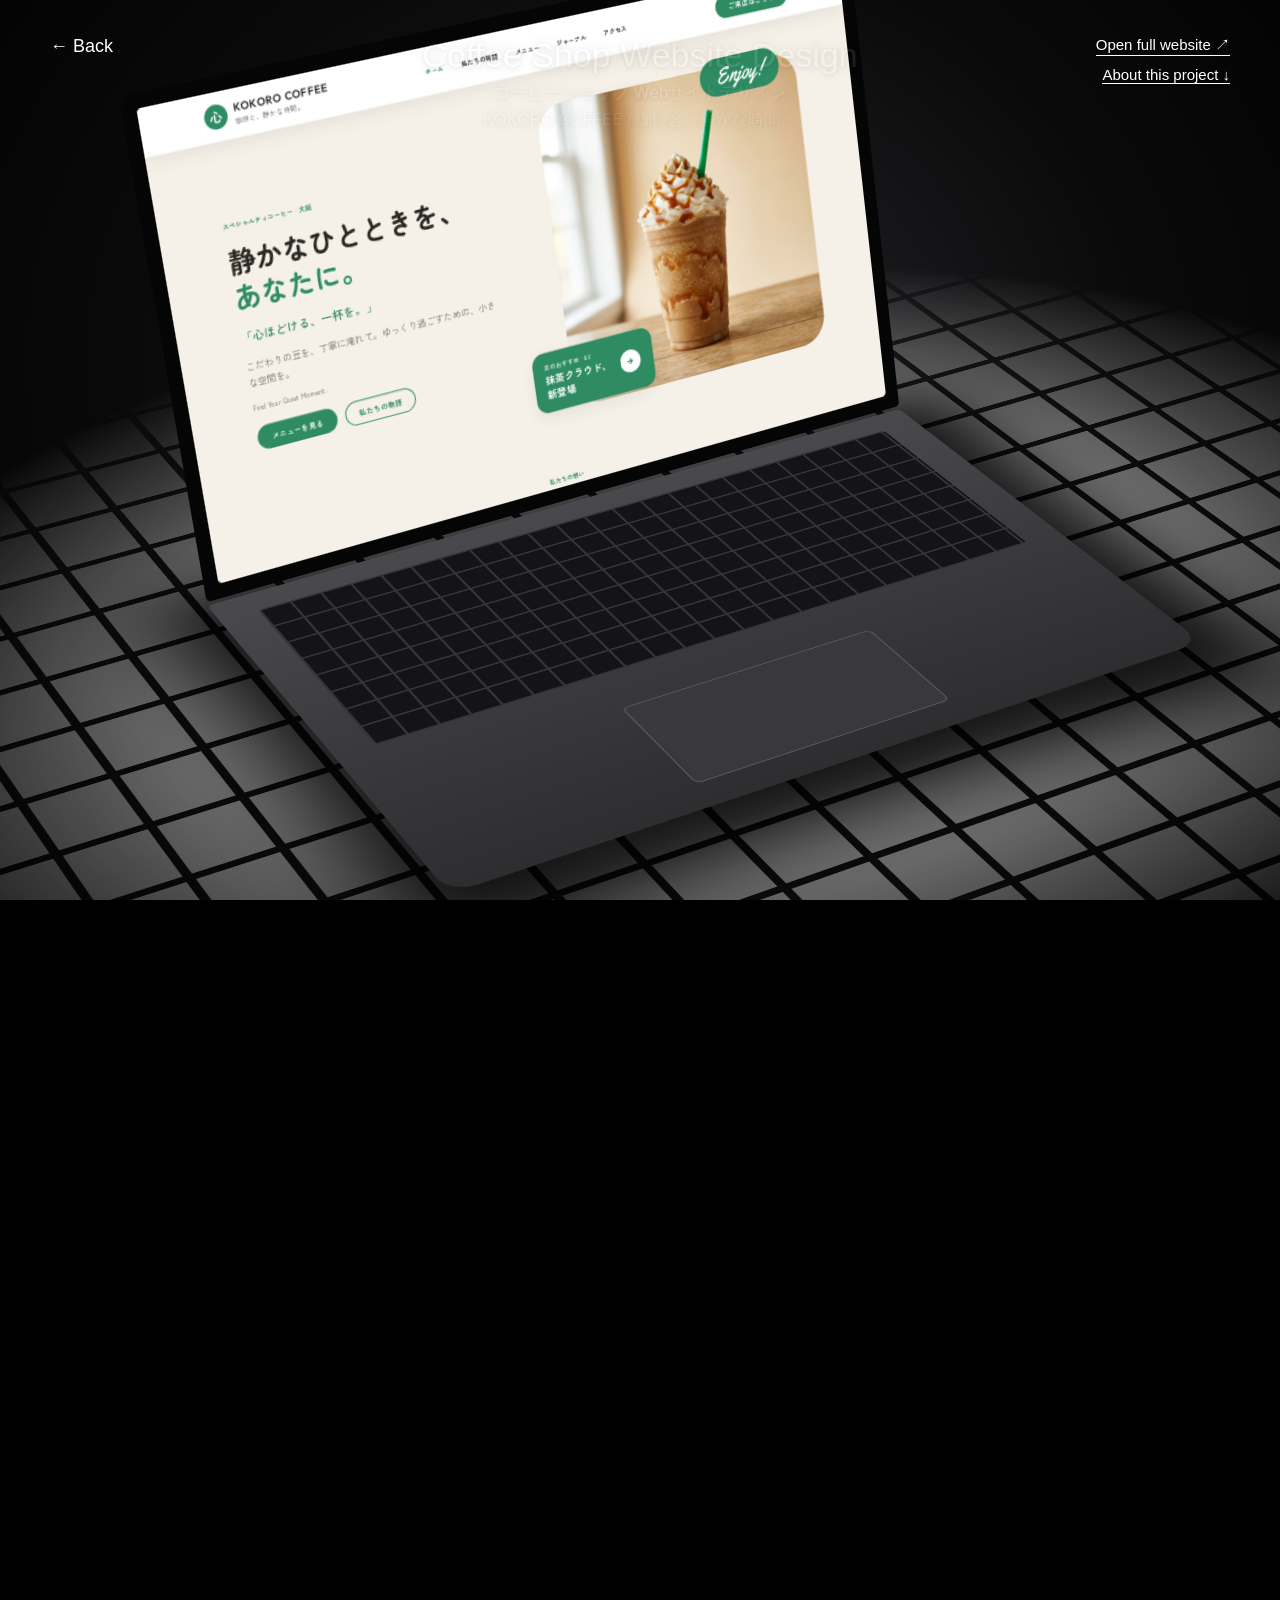
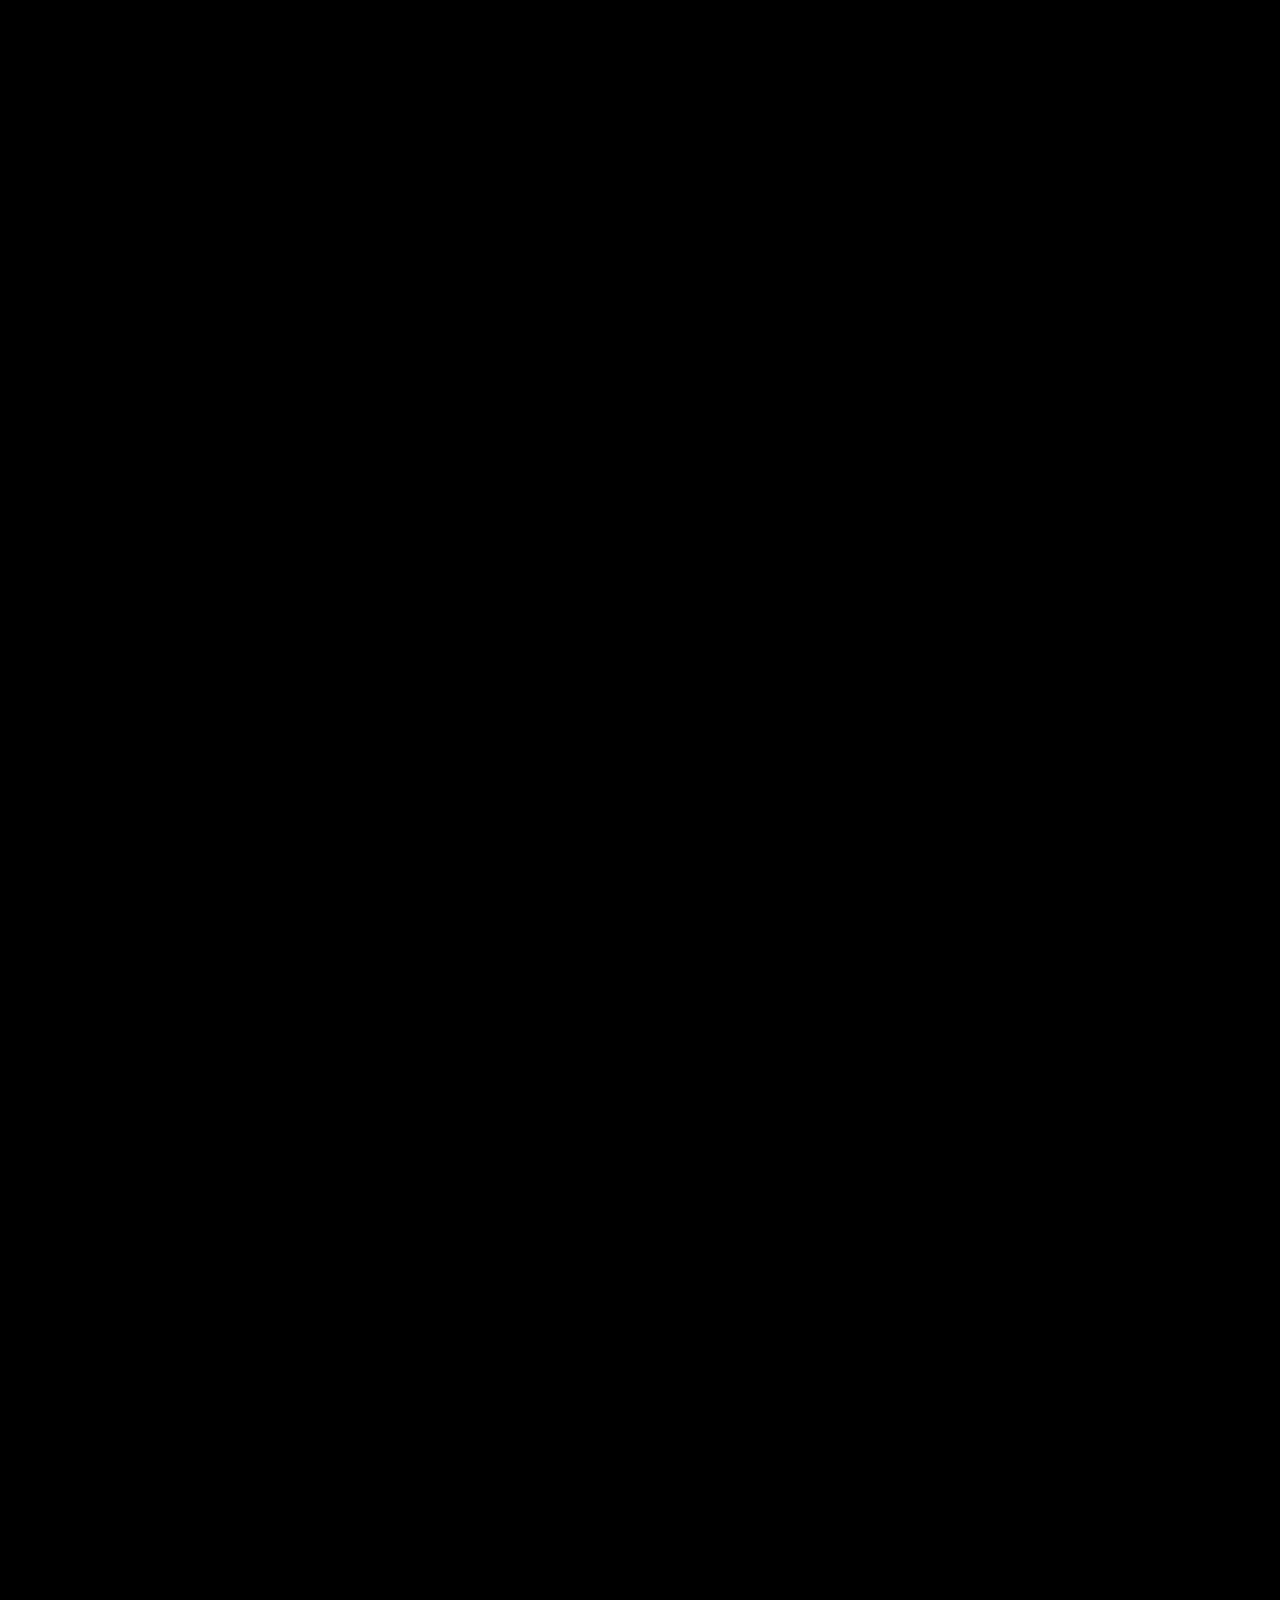
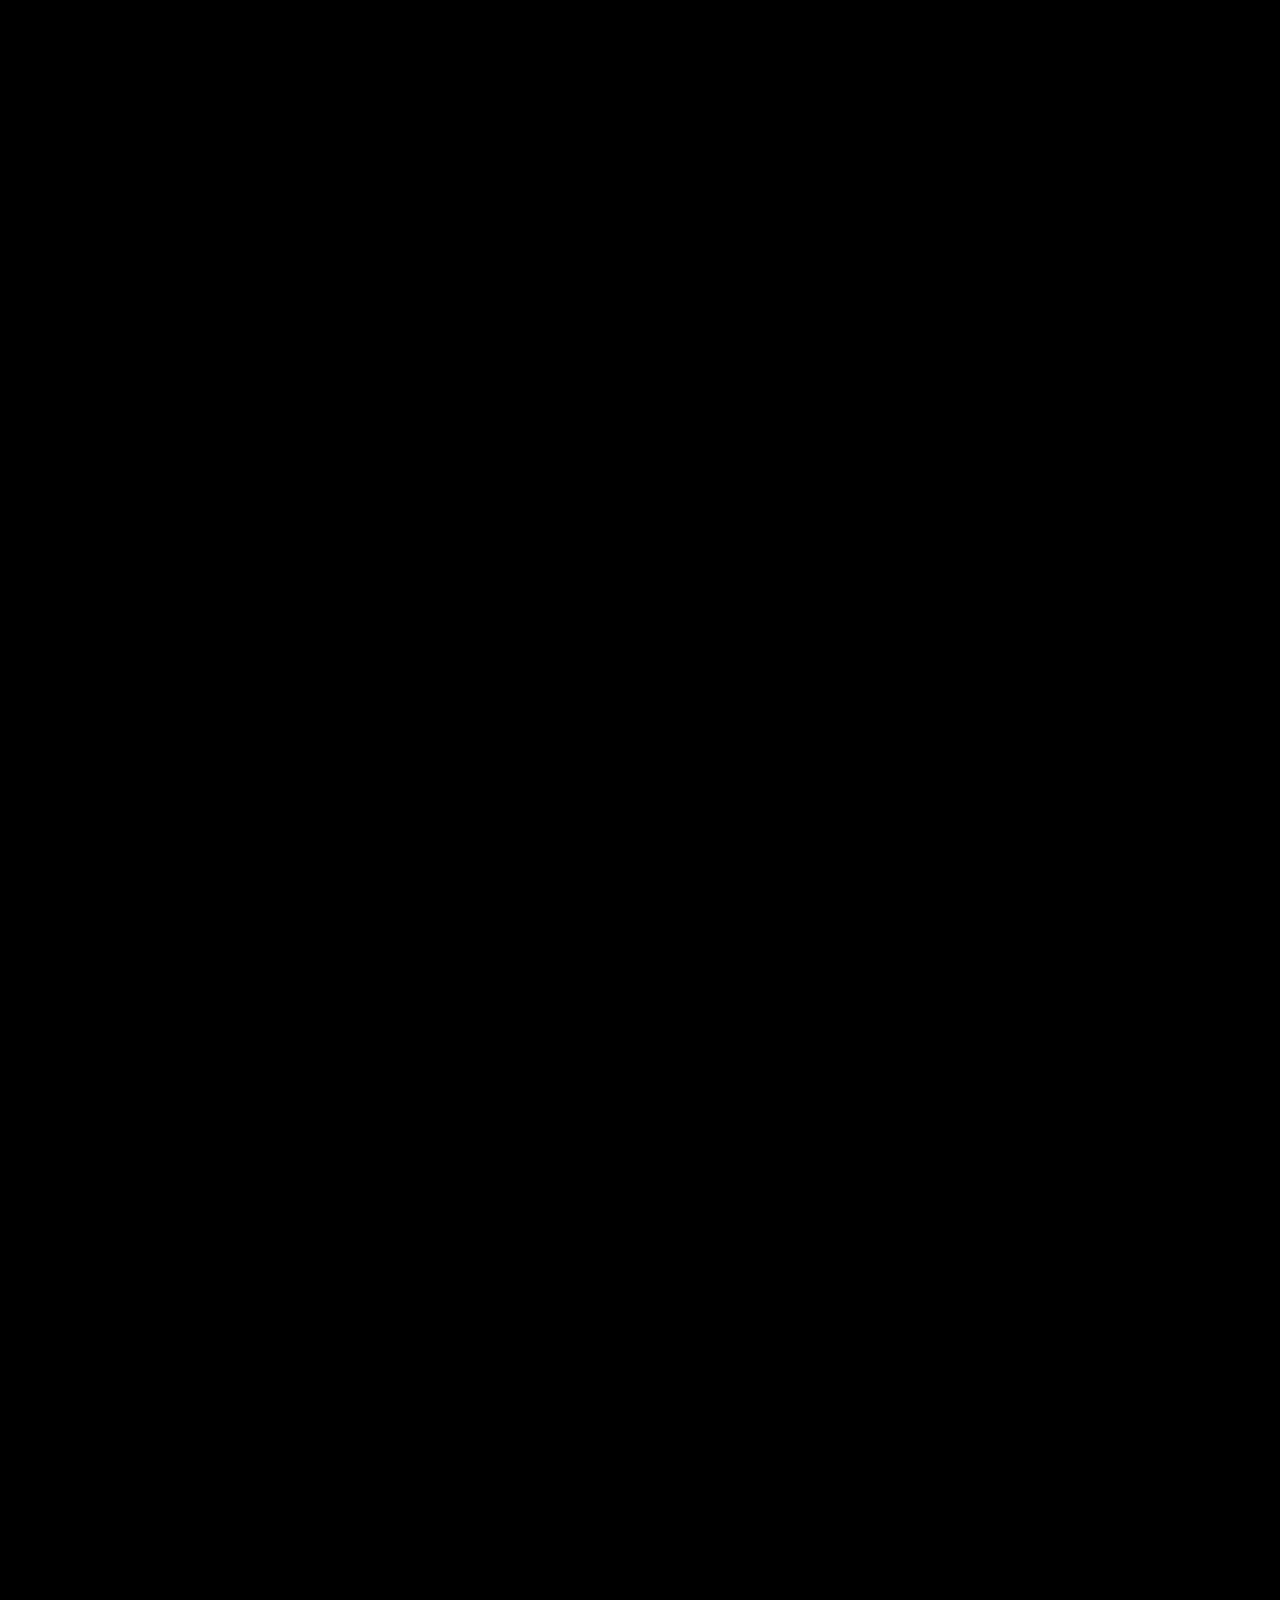
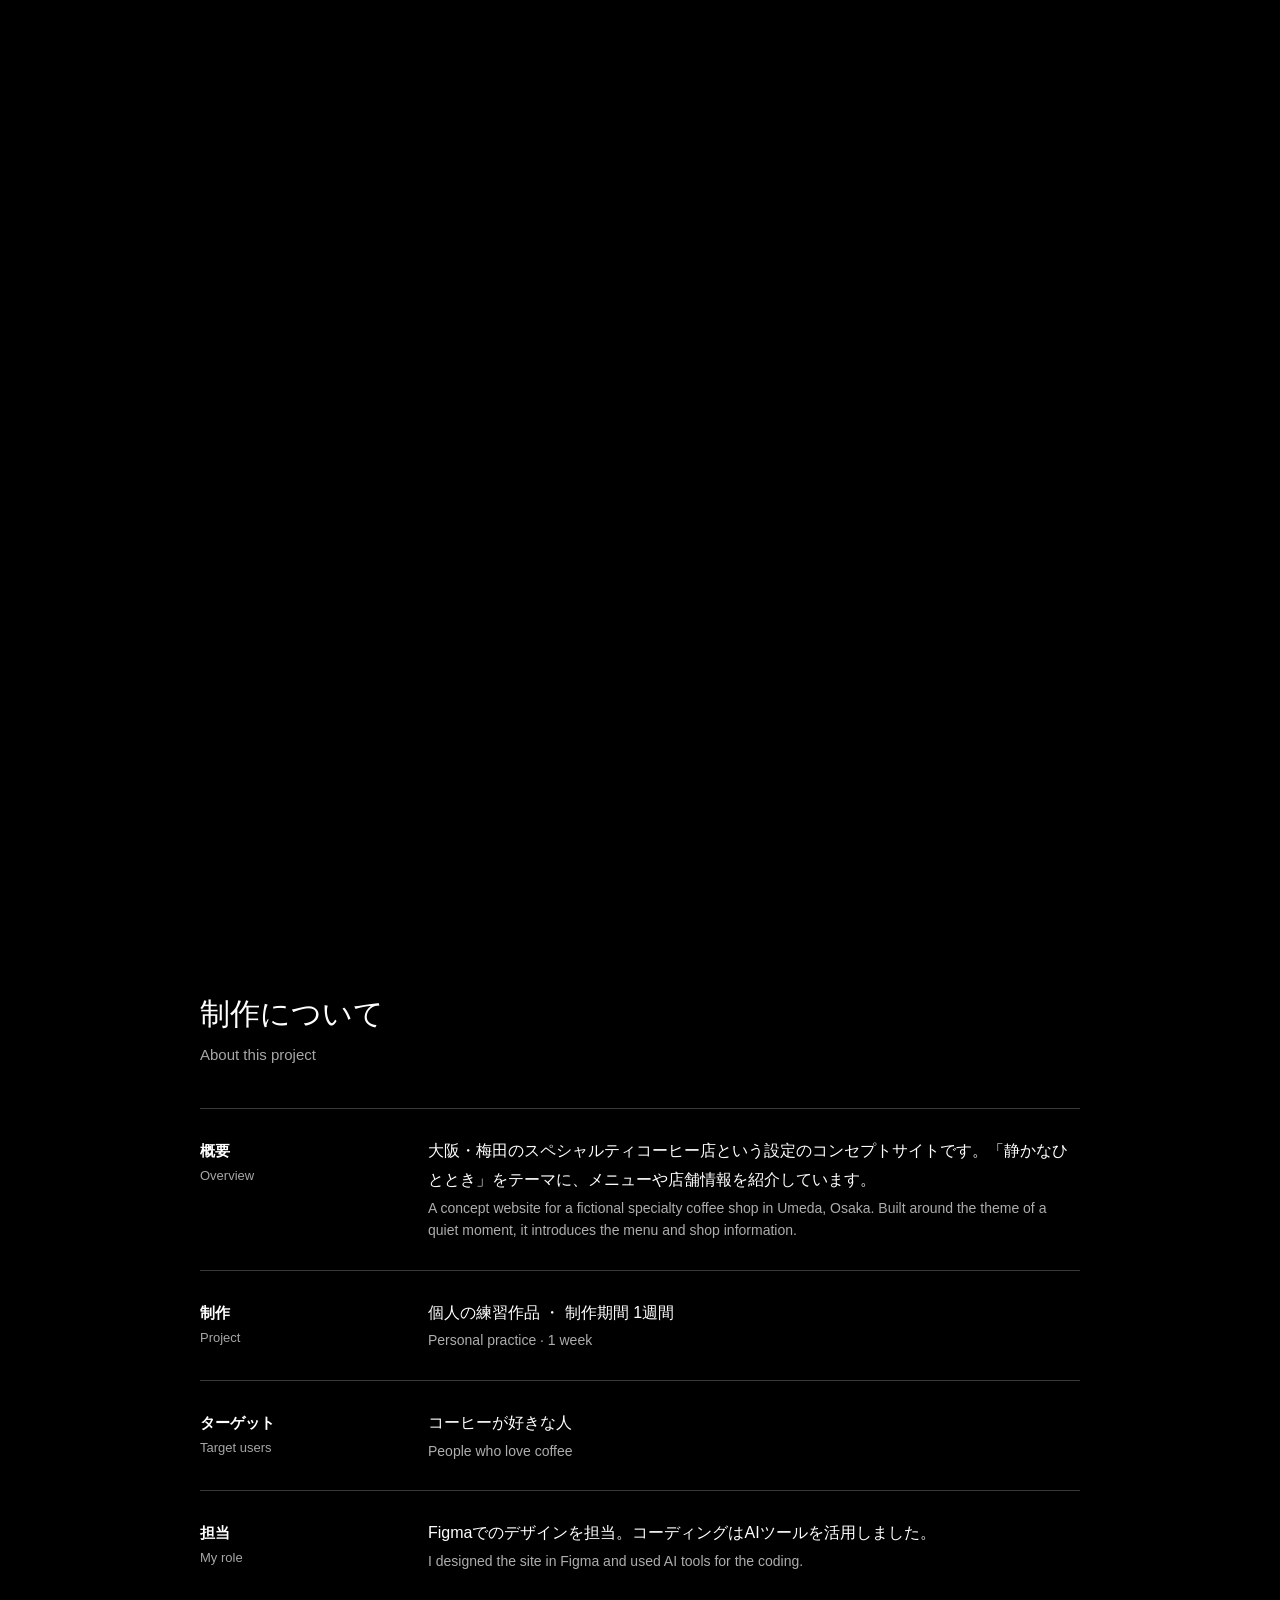
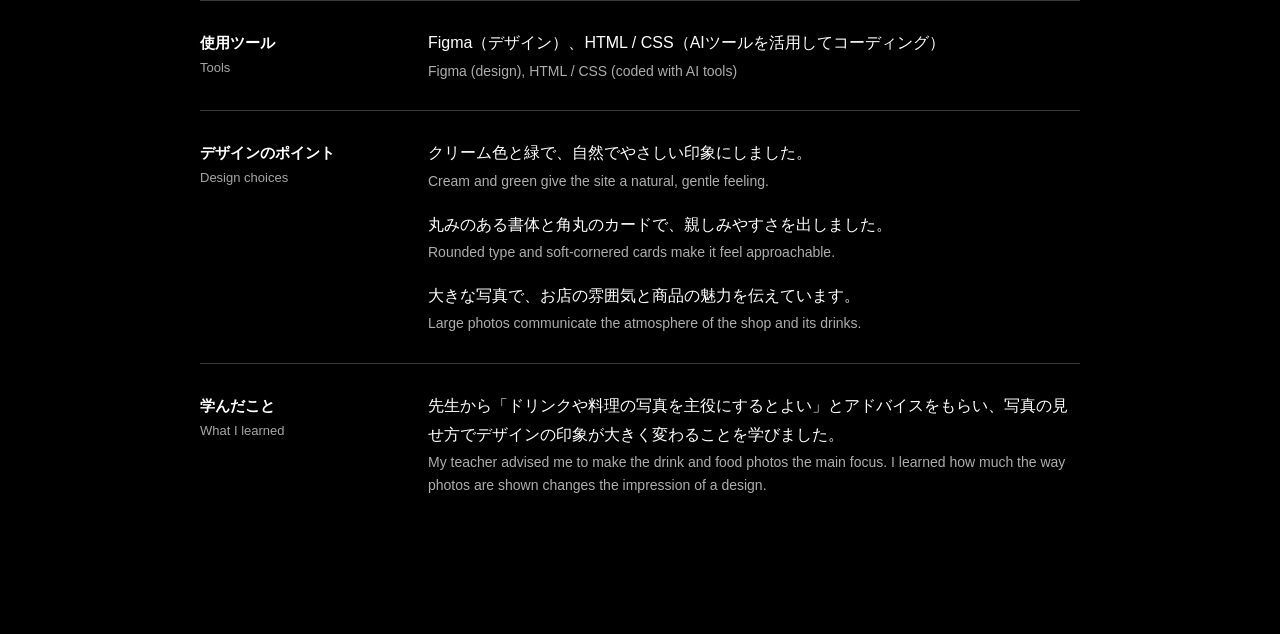
<file: coffee.html>
<!DOCTYPE html>
<html lang="ja">
<head>
  <meta charset="UTF-8">
  <meta name="viewport" content="width=device-width, initial-scale=1.0">
  <title>KOKORO COFFEE Website Design | Zaw Min Paing</title>
  <link rel="icon" href="img/logo.png" type="image/png">
  <link rel="stylesheet" href="laptop.css">
</head>
<body>

  <a href="index.html#projects" class="back">← Back</a>
  <a href="projects/coffee/index.html" class="open-site">Open full website ↗</a>

  <div class="title">
    <h1>Coffee Shop Website Design</h1>
    <p class="jp">コーヒーショップ Webサイトデザイン</p>
    <p>KOKORO COFFEE / 珈琲と、静かな時間。</p>
  </div>
  <a class="case-link" href="#about-project">About this project ↓</a>
  <p class="hint" id="hint">Scroll ↓</p>

  <div class="track" id="track">
    <div class="stage">
      <div class="world" id="world">
        <div class="platform"></div>
        <div class="shadow"></div>
        <div class="laptop">
          <div class="base"><div class="keys"></div><div class="pad"></div></div>
          <div class="lid" id="lid">
            <div class="face lid-back"></div>
            <div class="face lid-front">
              <div class="screen" id="screen">
                <!-- ပုံအစား code နဲ့ရေးထားတဲ့ website အစစ်ကို ပြတာ -->
                <div id="shot" class="site" data-width="1440" data-height="8081">
                  <iframe src="projects/coffee/index.html" title="Coffee Shop Website Design" tabindex="-1" scrolling="no"></iframe>
                </div>
              </div>
            </div>
          </div>
        </div>
      </div>
    </div>
  </div>

  <!-- ===== Project ရှင်းလင်းချက်: စာကို ဒီမှာ ပြင်လို့ရပါတယ် ===== -->
  <section class="case" id="about-project">
    <h2>制作について <span>About this project</span></h2>
    <dl>
      <div>
        <dt>概要 <span>Overview</span></dt>
        <dd>大阪・梅田のスペシャルティコーヒー店という設定のコンセプトサイトです。「静かなひととき」をテーマに、メニューや店舗情報を紹介しています。<span class="en">A concept website for a fictional specialty coffee shop in Umeda, Osaka. Built around the theme of a quiet moment, it introduces the menu and shop information.</span></dd>
      </div>
      <div>
        <dt>制作 <span>Project</span></dt>
        <dd>個人の練習作品 ・ 制作期間 1週間<span class="en">Personal practice · 1 week</span></dd>
      </div>
      <div>
        <dt>ターゲット <span>Target users</span></dt>
        <dd>コーヒーが好きな人<span class="en">People who love coffee</span></dd>
      </div>
      <div>
        <dt>担当 <span>My role</span></dt>
        <dd>Figmaでのデザインを担当。コーディングはAIツールを活用しました。<span class="en">I designed the site in Figma and used AI tools for the coding.</span></dd>
      </div>
      <div>
        <dt>使用ツール <span>Tools</span></dt>
        <dd>Figma（デザイン）、HTML / CSS（AIツールを活用してコーディング）<span class="en">Figma (design), HTML / CSS (coded with AI tools)</span></dd>
      </div>
      <div>
        <dt>デザインのポイント <span>Design choices</span></dt>
        <dd><ul>
        <li>クリーム色と緑で、自然でやさしい印象にしました。<span class="en">Cream and green give the site a natural, gentle feeling.</span></li>
        <li>丸みのある書体と角丸のカードで、親しみやすさを出しました。<span class="en">Rounded type and soft-cornered cards make it feel approachable.</span></li>
        <li>大きな写真で、お店の雰囲気と商品の魅力を伝えています。<span class="en">Large photos communicate the atmosphere of the shop and its drinks.</span></li>
        </ul></dd>
      </div>
      <div>
        <dt>学んだこと <span>What I learned</span></dt>
        <dd>先生から「ドリンクや料理の写真を主役にするとよい」とアドバイスをもらい、写真の見せ方でデザインの印象が大きく変わることを学びました。<span class="en">My teacher advised me to make the drink and food photos the main focus. I learned how much the way photos are shown changes the impression of a design.</span></dd>
      </div>
    </dl>
  </section>

  <script src="laptop.js"></script>
</body>
</html>
</file>
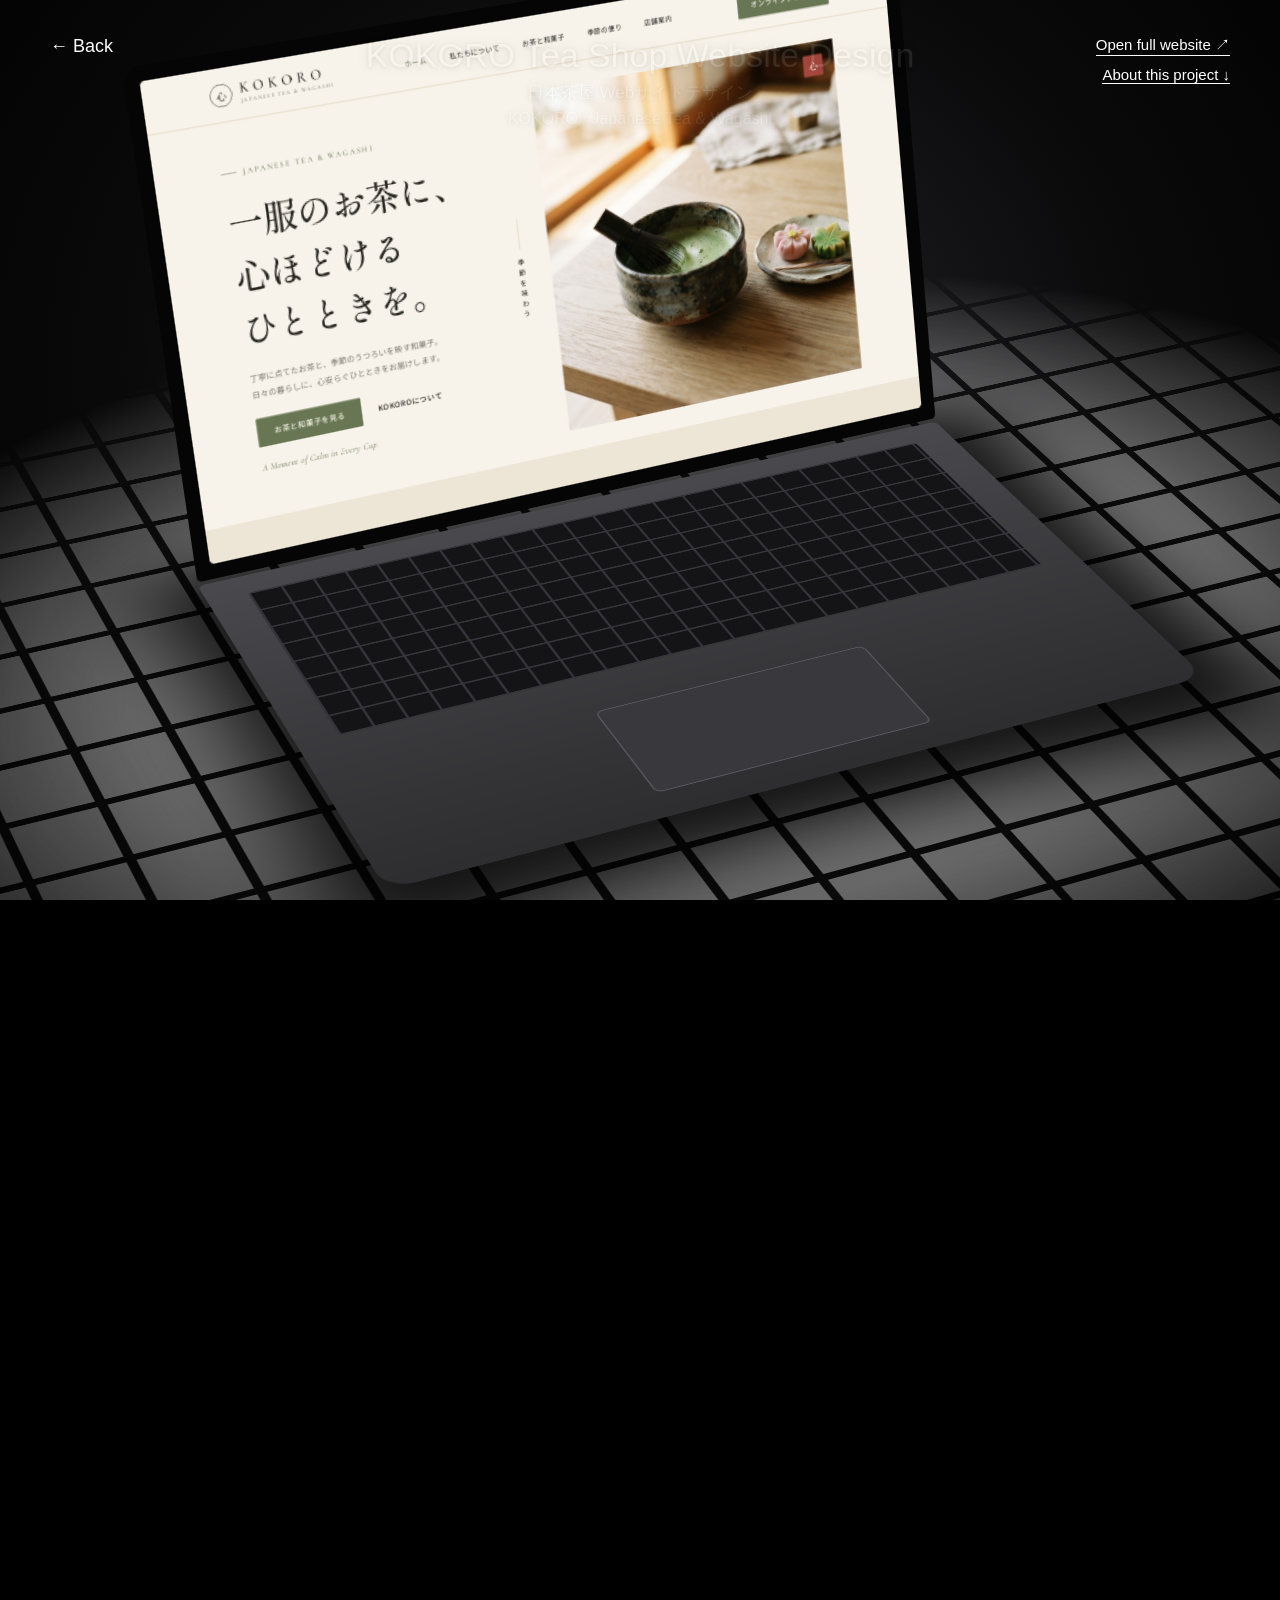
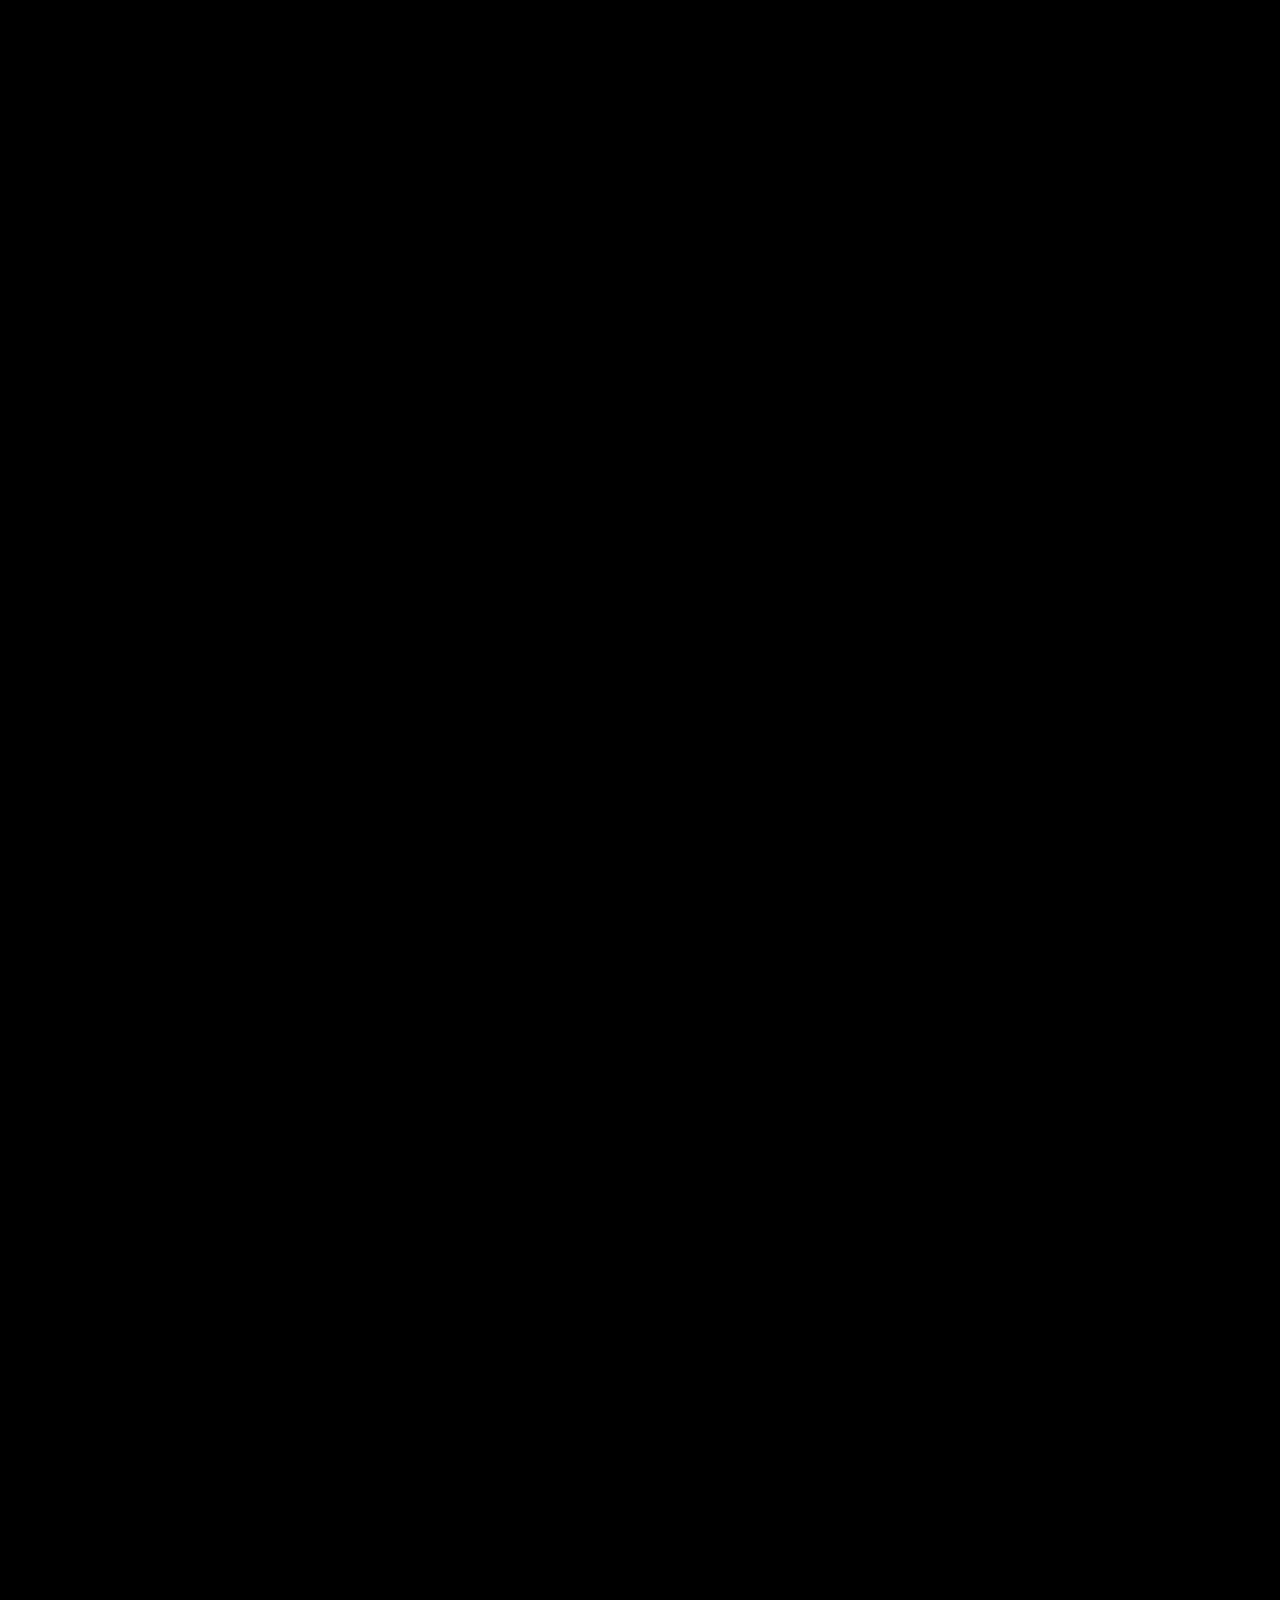
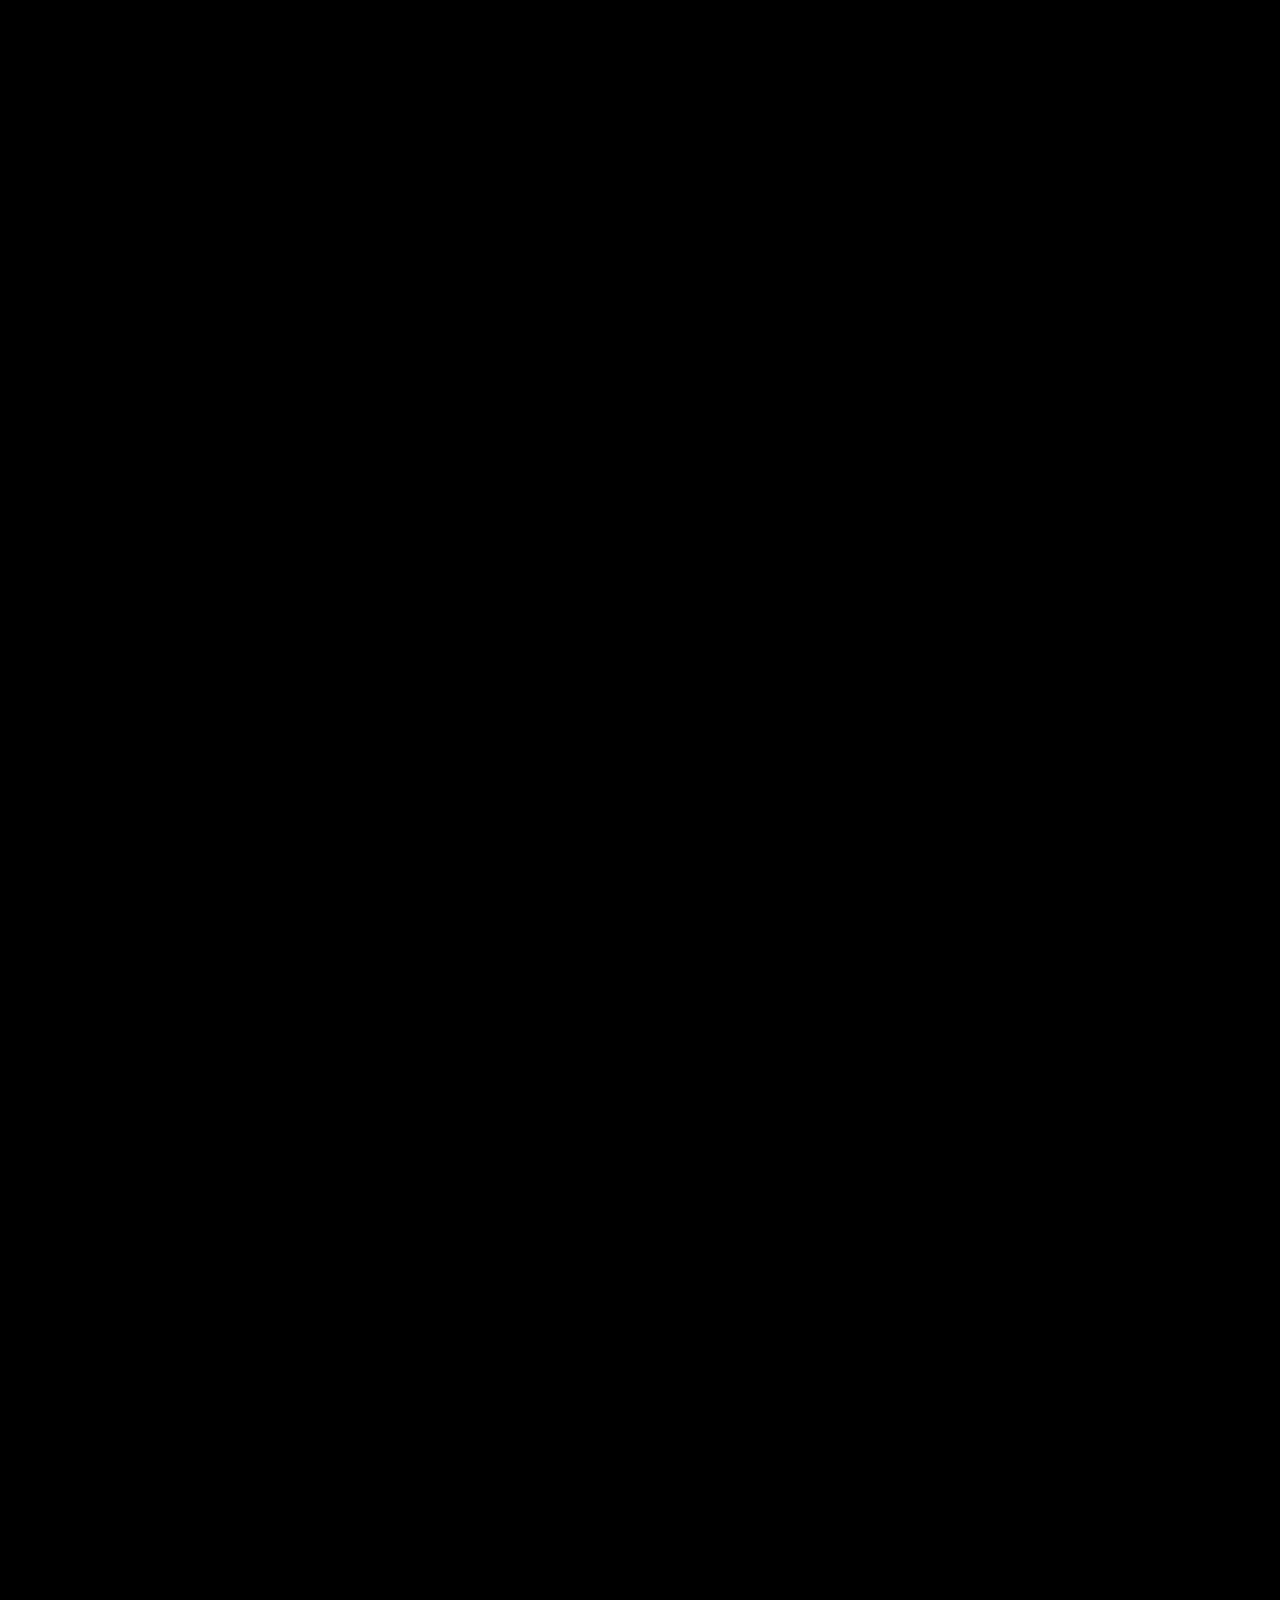
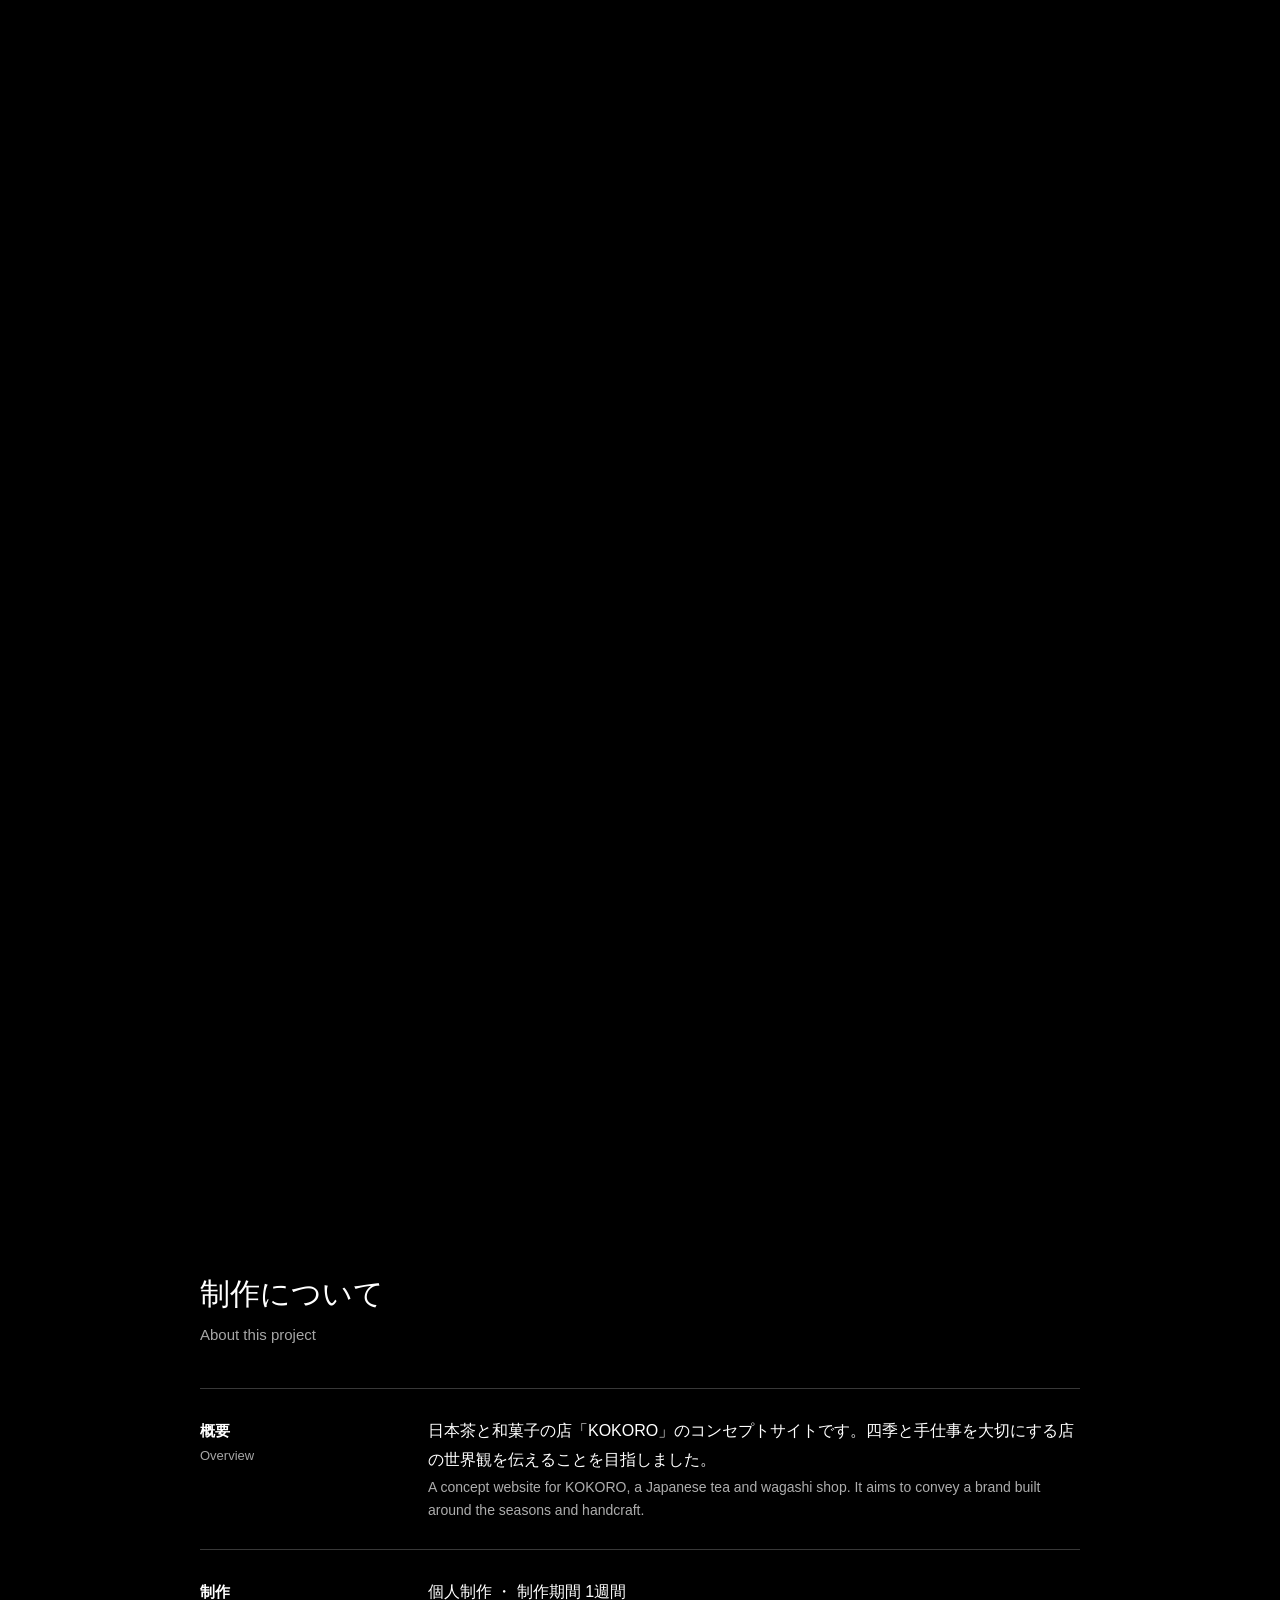
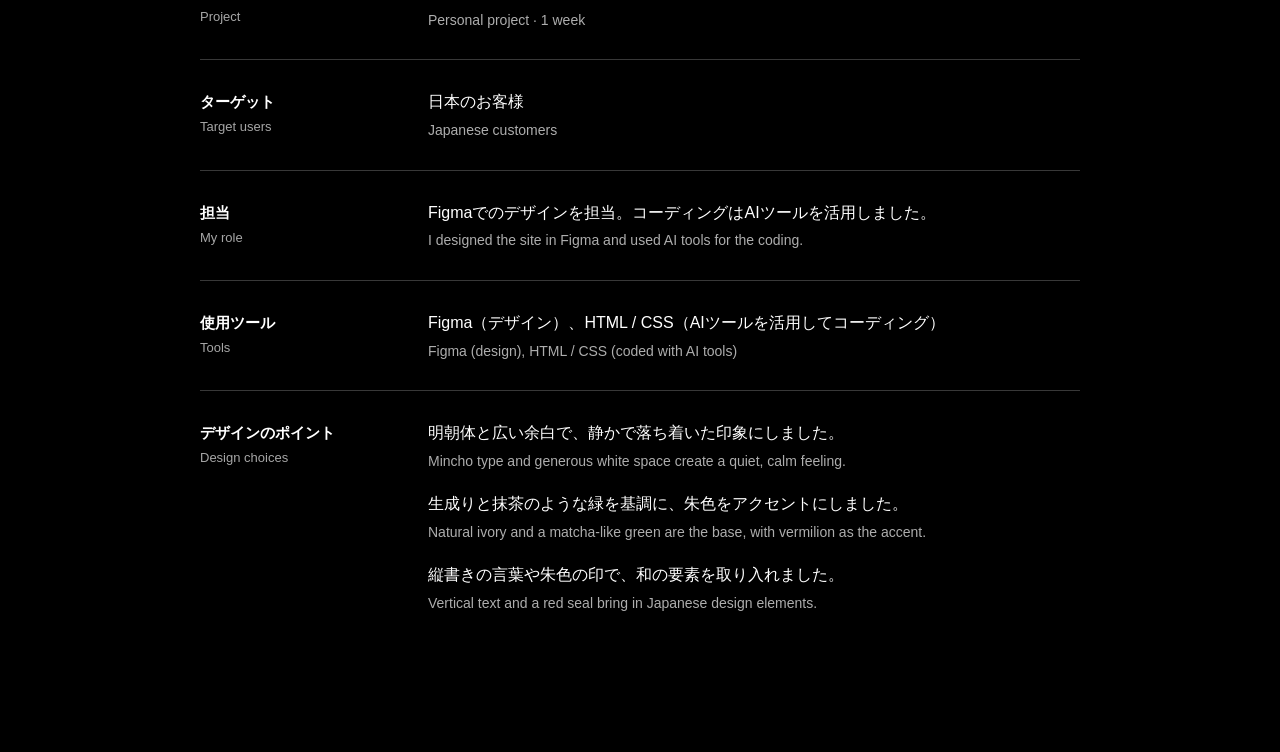
<file: kokoro_1.html>
<!DOCTYPE html>
<html lang="ja">
<head>
  <meta charset="UTF-8">
  <meta name="viewport" content="width=device-width, initial-scale=1.0">
  <title>KOKORO Tea Shop Website Design | Zaw Min Paing</title>
  <link rel="icon" href="img/logo.png" type="image/png">
  <link rel="stylesheet" href="laptop.css">
</head>
<body>

  <a href="index.html#projects" class="back">← Back</a>
    <a href="projects/kokoro/index.html" class="open-site">Open full website ↗</a>

  <div class="title">
    <h1>KOKORO Tea Shop Website Design</h1>
    <p class="jp">日本茶屋 Webサイトデザイン</p>
    <p>KOKORO / Japanese Tea &amp; Wagashi</p>
  </div>
  <a class="case-link" href="#about-project">About this project ↓</a>
  <p class="hint" id="hint">Scroll ↓</p>

  <!-- ပုံကို ပြောင်းချင်ရင် img src ကိုပဲ ပြင်ပါ -->
  <div class="track" id="track">
    <div class="stage">
      <div class="world" id="world">
        <div class="platform"></div>
        <div class="shadow"></div>
        <div class="laptop">
          <div class="base"><div class="keys"></div><div class="pad"></div></div>
          <div class="lid" id="lid">
            <div class="face lid-back"></div>
            <div class="face lid-front">
              <div class="screen" id="screen">
                <!-- ပုံအစား code နဲ့ရေးထားတဲ့ website အစစ်ကို ပြတာ -->
                <div id="shot" class="site" data-width="1440" data-height="8627">
                  <iframe src="projects/kokoro/index.html" title="KOKORO Japanese Tea House Website Design" tabindex="-1" scrolling="no"></iframe>
                </div>
              </div>
            </div>
          </div>
        </div>
      </div>
    </div>
  </div>

  <!-- ===== Project ရှင်းလင်းချက်: စာကို ဒီမှာ ပြင်လို့ရပါတယ် ===== -->
  <section class="case" id="about-project">
    <h2>制作について <span>About this project</span></h2>
    <dl>
      <div>
        <dt>概要 <span>Overview</span></dt>
        <dd>日本茶と和菓子の店「KOKORO」のコンセプトサイトです。四季と手仕事を大切にする店の世界観を伝えることを目指しました。<span class="en">A concept website for KOKORO, a Japanese tea and wagashi shop. It aims to convey a brand built around the seasons and handcraft.</span></dd>
      </div>
      <div>
        <dt>制作 <span>Project</span></dt>
        <dd>個人制作 ・ 制作期間 1週間<span class="en">Personal project · 1 week</span></dd>
      </div>
      <div>
        <dt>ターゲット <span>Target users</span></dt>
        <dd>日本のお客様<span class="en">Japanese customers</span></dd>
      </div>
      <div>
        <dt>担当 <span>My role</span></dt>
        <dd>Figmaでのデザインを担当。コーディングはAIツールを活用しました。<span class="en">I designed the site in Figma and used AI tools for the coding.</span></dd>
      </div>
      <div>
        <dt>使用ツール <span>Tools</span></dt>
        <dd>Figma（デザイン）、HTML / CSS（AIツールを活用してコーディング）<span class="en">Figma (design), HTML / CSS (coded with AI tools)</span></dd>
      </div>
      <div>
        <dt>デザインのポイント <span>Design choices</span></dt>
        <dd><ul>
        <li>明朝体と広い余白で、静かで落ち着いた印象にしました。<span class="en">Mincho type and generous white space create a quiet, calm feeling.</span></li>
        <li>生成りと抹茶のような緑を基調に、朱色をアクセントにしました。<span class="en">Natural ivory and a matcha-like green are the base, with vermilion as the accent.</span></li>
        <li>縦書きの言葉や朱色の印で、和の要素を取り入れました。<span class="en">Vertical text and a red seal bring in Japanese design elements.</span></li>
        </ul></dd>
      </div>
    </dl>
  </section>

  <script src="laptop.js"></script>
</body>
</html>
</file>
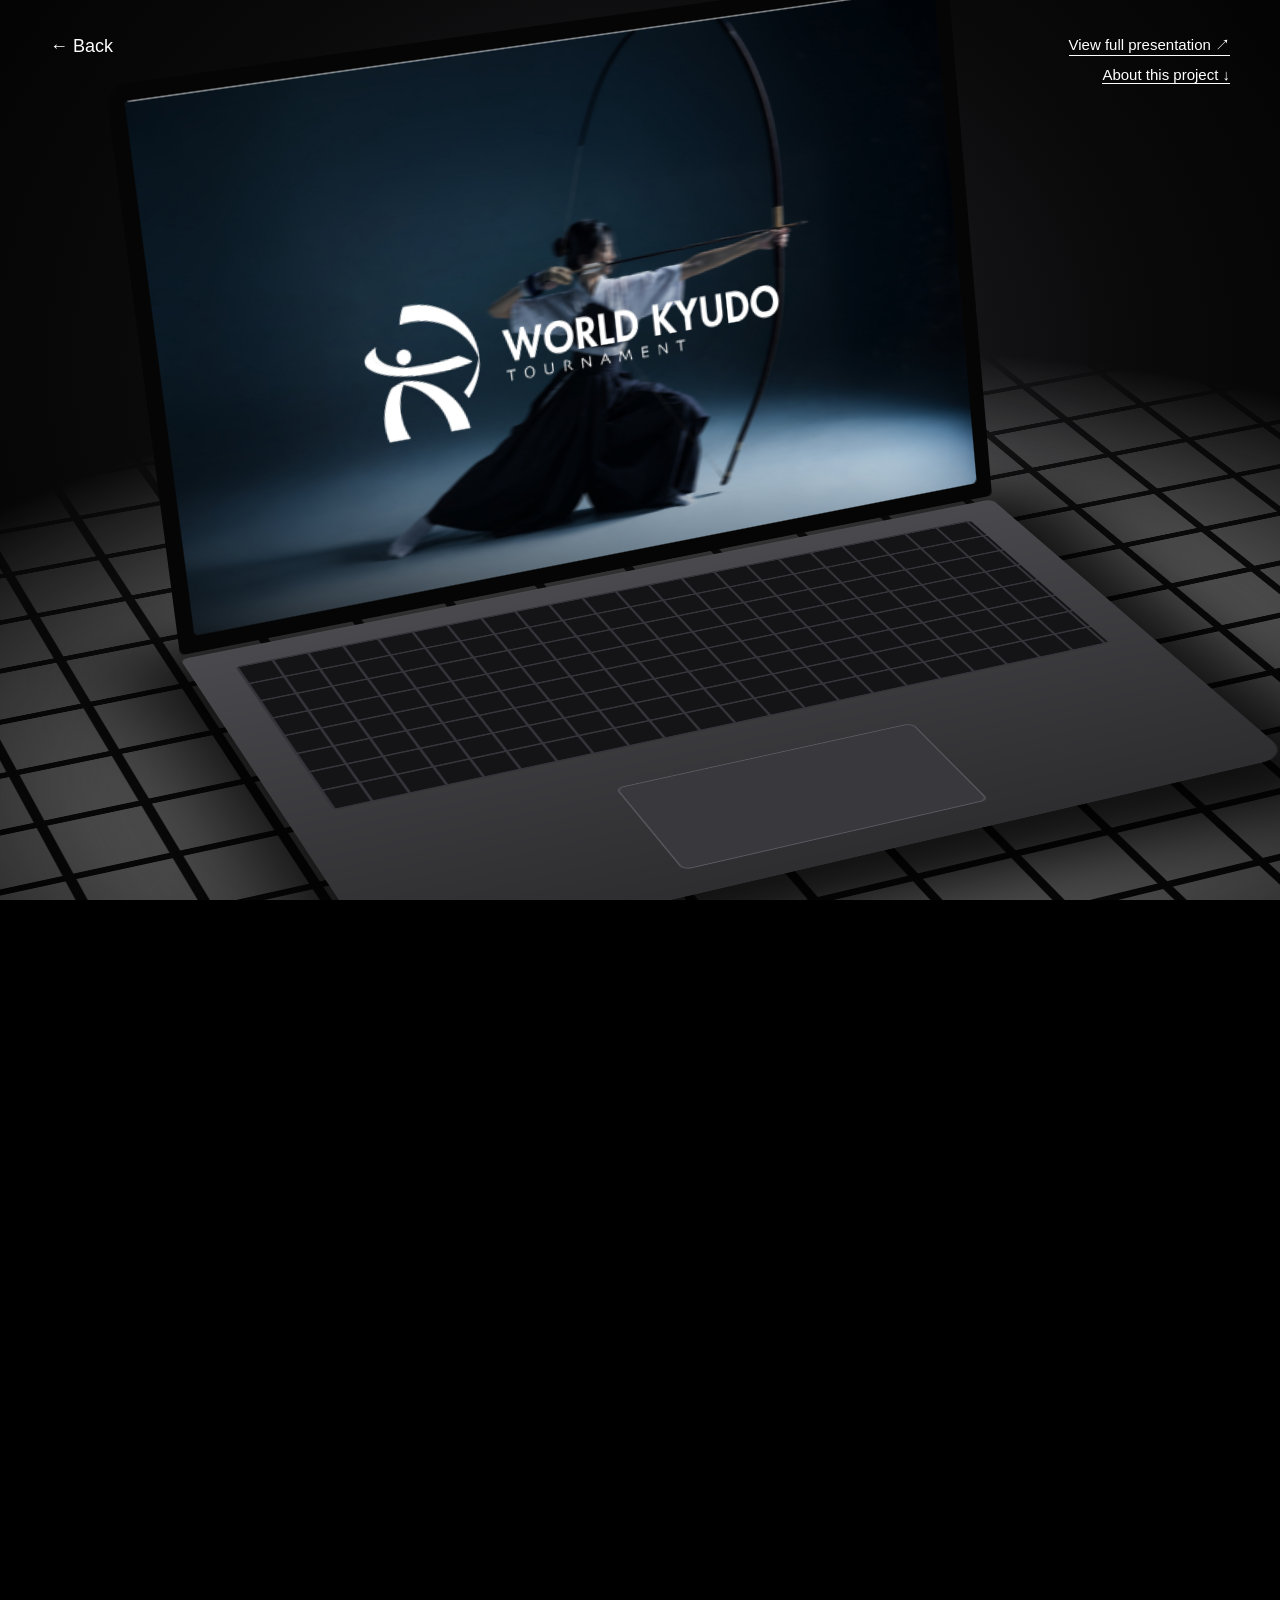
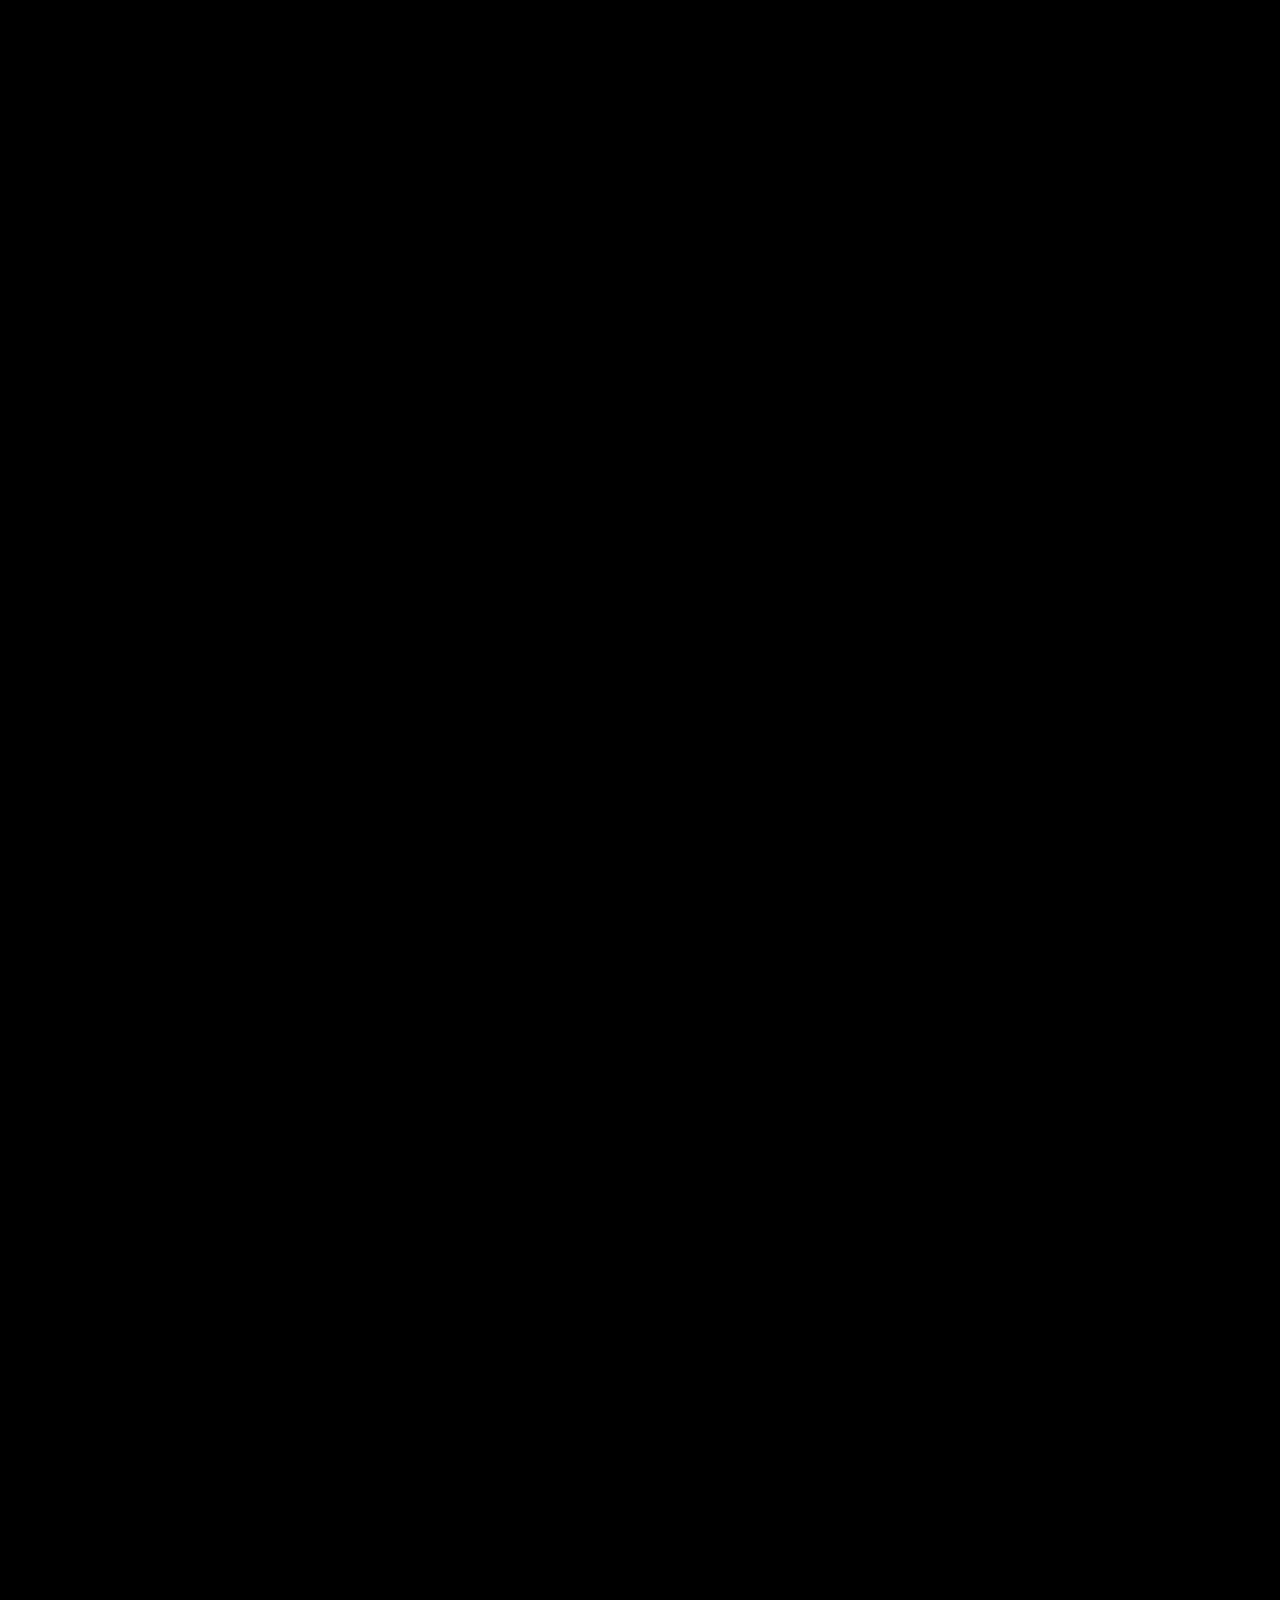
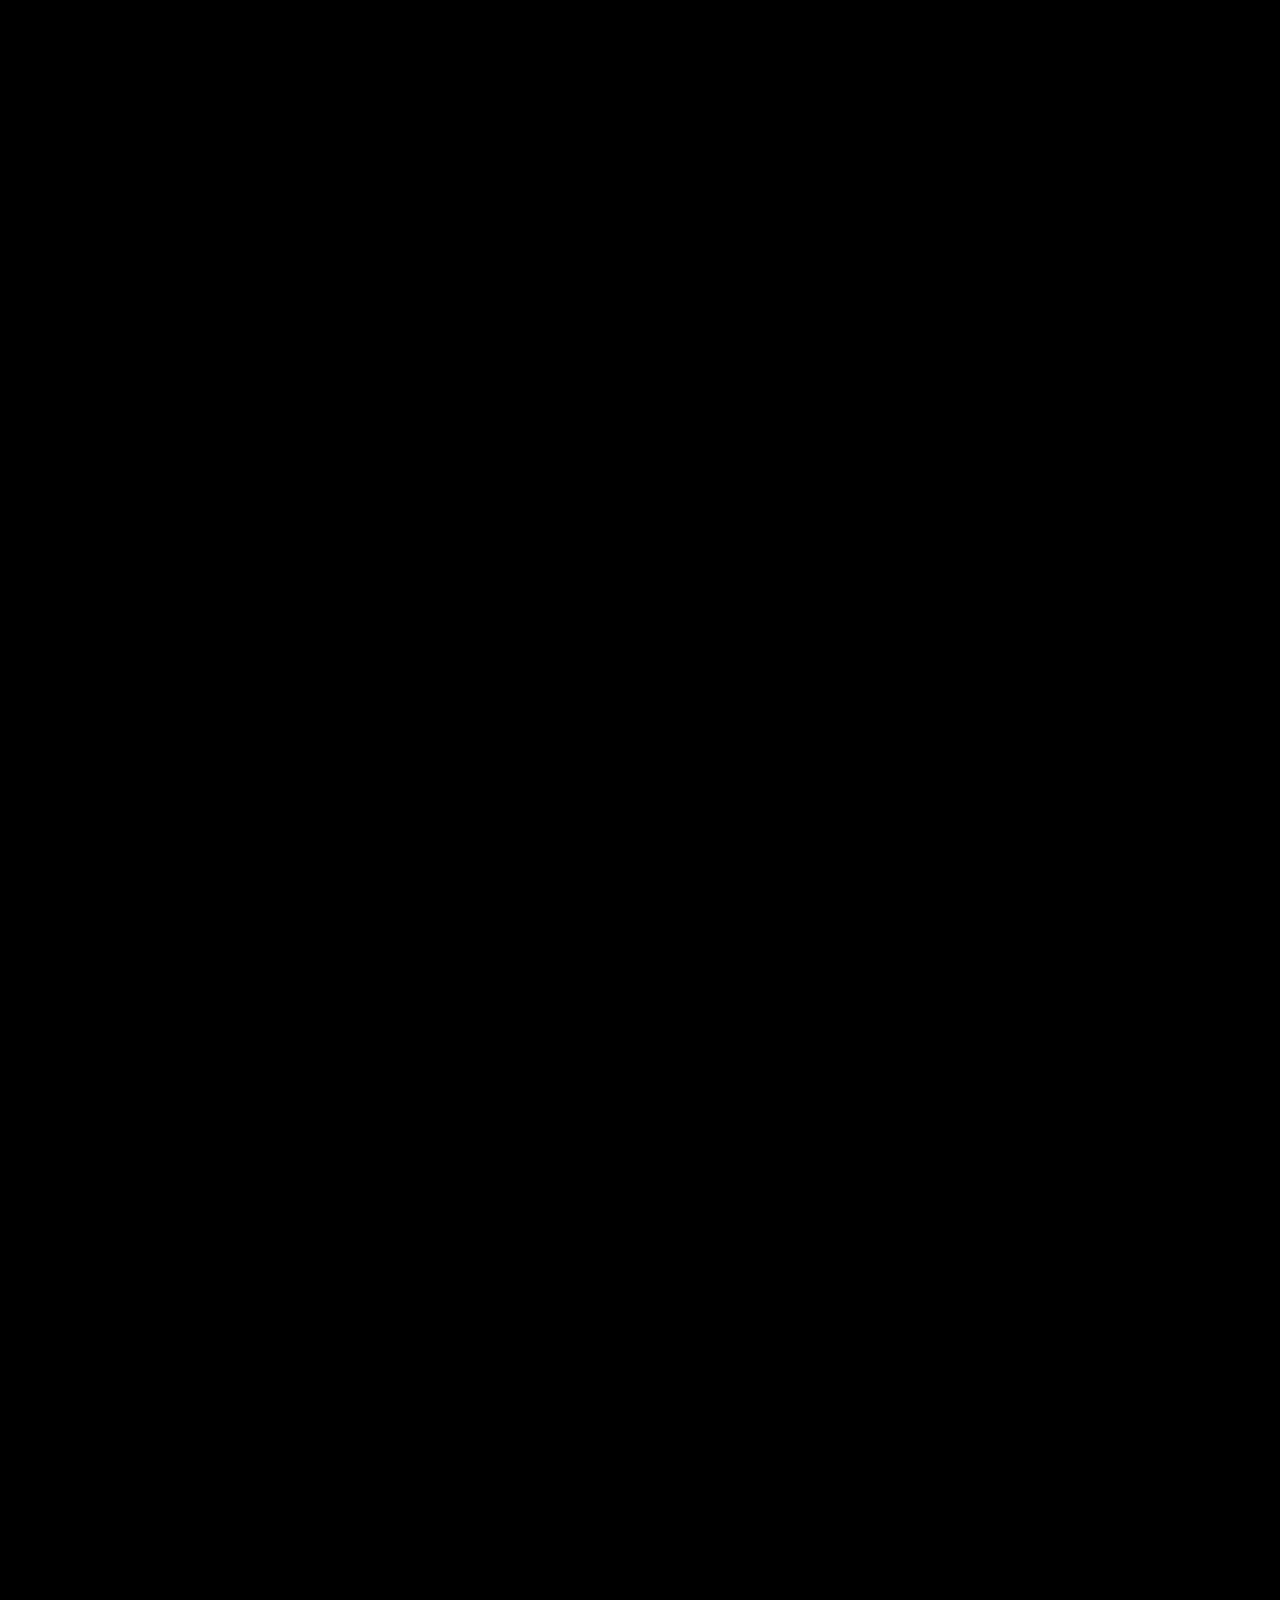
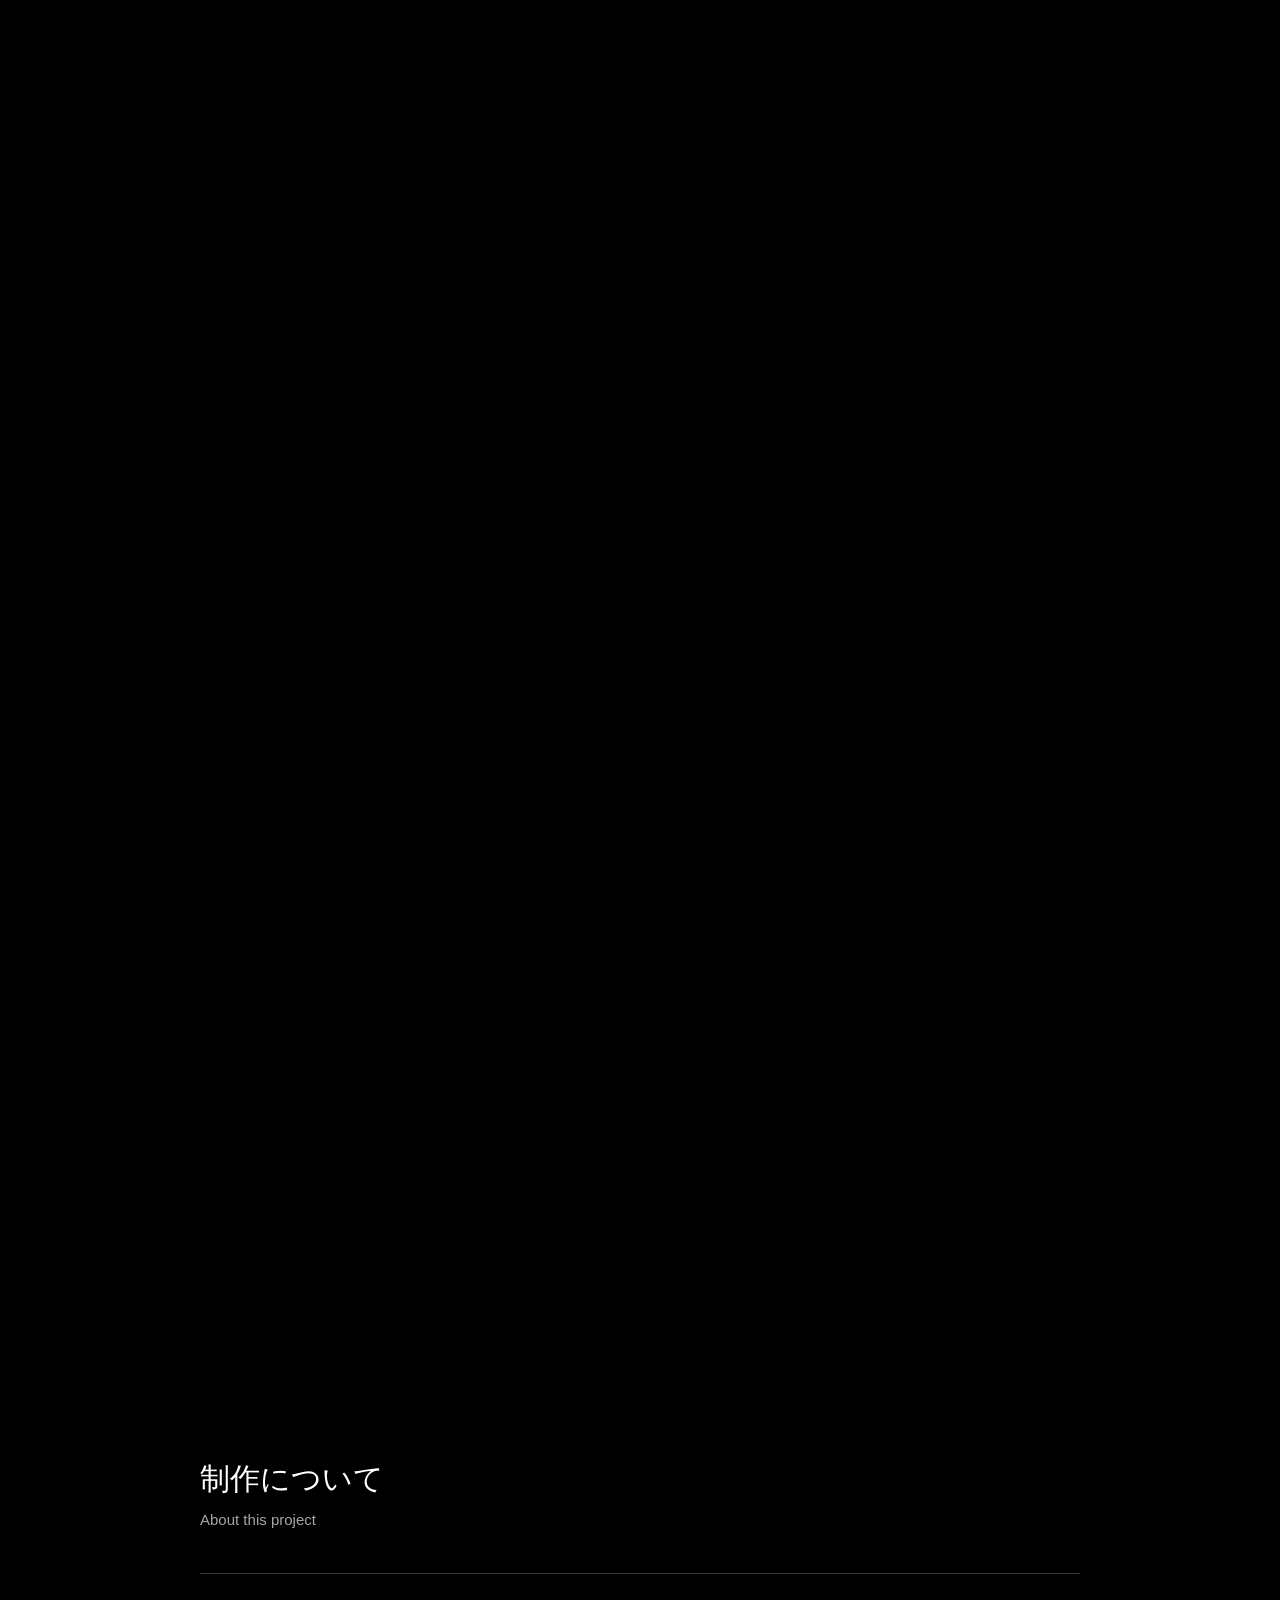
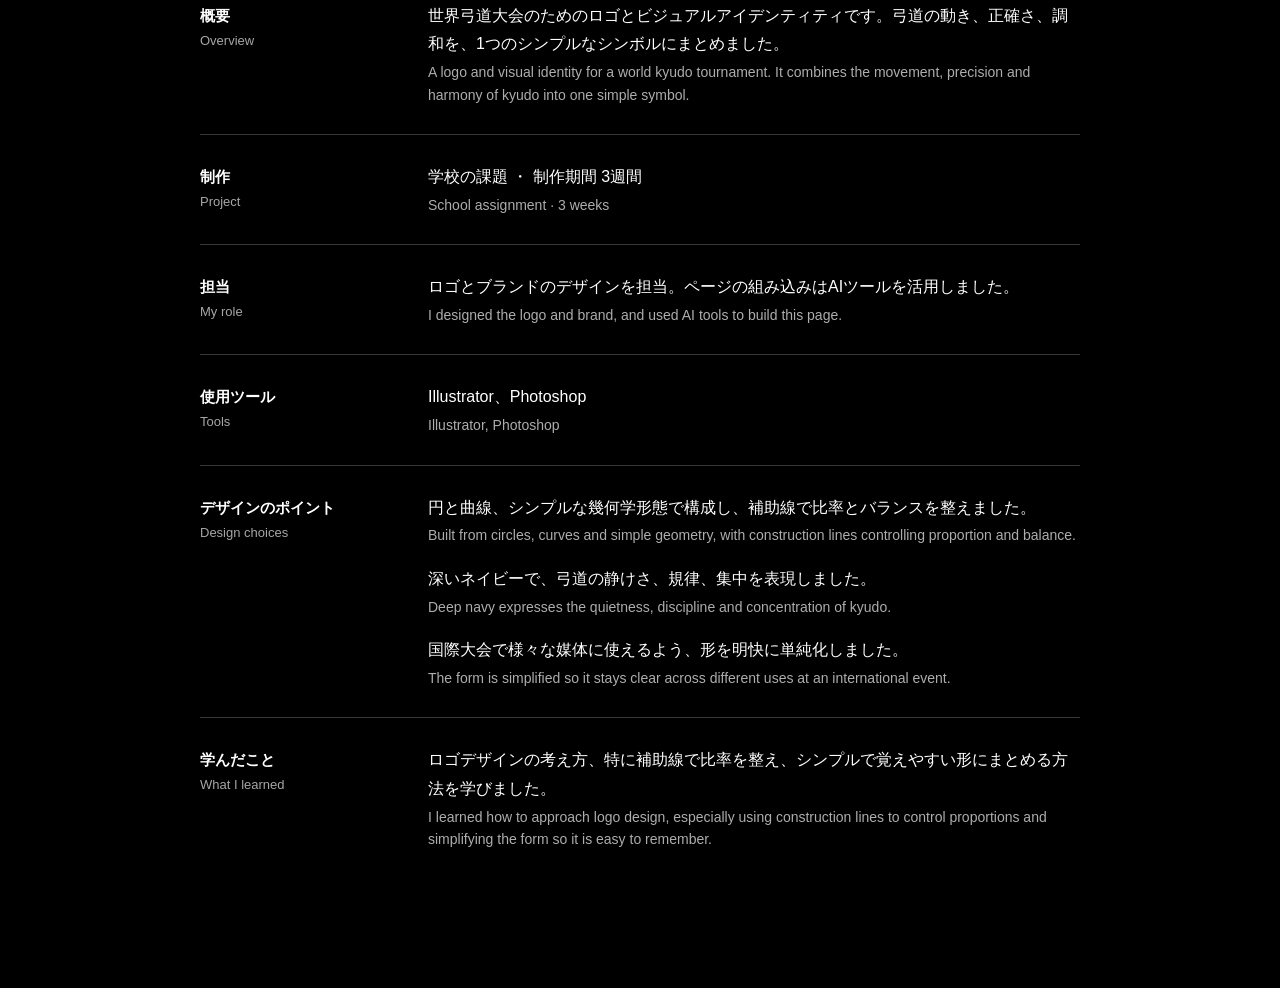
<file: kyudo.html>
<!doctype html>
<html lang="ja">
  <head>
    <meta charset="UTF-8" />
    <meta name="viewport" content="width=device-width, initial-scale=1.0" />
    <title>World Kyudo Tournament Logo Design | Zaw Min Paing</title>
    <link rel="icon" href="img/logo.png" type="image/png" />
    <link rel="stylesheet" href="laptop.css" />
  </head>
  <body>
    <a href="index.html#projects" class="back">← Back</a>
    <a href="projects/kyudo/index.html" class="open-site">View full presentation ↗</a>

    <div class="title">
      <h1>World Kyudo Tournament Logo Design</h1>
    <p class="jp">世界弓道大会 ロゴデザイン</p>
      <p>Logo Design / Branding</p>
    </div>
    <a class="case-link" href="#about-project">About this project ↓</a>
  <p class="hint" id="hint">Scroll ↓</p>

    <!-- ပုံကို ပြောင်းချင်ရင် img src ကိုပဲ ပြင်ပါ -->
    <div class="track" id="track">
      <div class="stage">
        <div class="world" id="world">
          <div class="platform"></div>
          <div class="shadow"></div>
          <div class="laptop">
            <div class="base">
              <div class="keys"></div>
              <div class="pad"></div>
            </div>
            <div class="lid" id="lid">
              <div class="face lid-back"></div>
              <div class="face lid-front">
                <div class="screen" id="screen">
                  <!-- ပုံအစား code နဲ့ရေးထားတဲ့ website အစစ်ကို ပြတာ -->
                  <div id="shot" class="site" data-width="1536" data-height="9586">
                    <iframe
                      src="projects/kyudo/index.html"
                      title="World Kyudo Tournament Logo Design"
                      tabindex="-1"
                      scrolling="no"
                    ></iframe>
                  </div>
                </div>
              </div>
            </div>
          </div>
        </div>
      </div>
    </div>

    <!-- ===== Project ရှင်းလင်းချက်: စာကို ဒီမှာ ပြင်လို့ရပါတယ် ===== -->
  <section class="case" id="about-project">
    <h2>制作について <span>About this project</span></h2>
    <dl>
      <div>
        <dt>概要 <span>Overview</span></dt>
        <dd>世界弓道大会のためのロゴとビジュアルアイデンティティです。弓道の動き、正確さ、調和を、1つのシンプルなシンボルにまとめました。<span class="en">A logo and visual identity for a world kyudo tournament. It combines the movement, precision and harmony of kyudo into one simple symbol.</span></dd>
      </div>
      <div>
        <dt>制作 <span>Project</span></dt>
        <dd>学校の課題 ・ 制作期間 3週間<span class="en">School assignment · 3 weeks</span></dd>
      </div>
      <div>
        <dt>担当 <span>My role</span></dt>
        <dd>ロゴとブランドのデザインを担当。ページの組み込みはAIツールを活用しました。<span class="en">I designed the logo and brand, and used AI tools to build this page.</span></dd>
      </div>
      <div>
        <dt>使用ツール <span>Tools</span></dt>
        <dd>Illustrator、Photoshop<span class="en">Illustrator, Photoshop</span></dd>
      </div>
      <div>
        <dt>デザインのポイント <span>Design choices</span></dt>
        <dd><ul>
        <li>円と曲線、シンプルな幾何学形態で構成し、補助線で比率とバランスを整えました。<span class="en">Built from circles, curves and simple geometry, with construction lines controlling proportion and balance.</span></li>
        <li>深いネイビーで、弓道の静けさ、規律、集中を表現しました。<span class="en">Deep navy expresses the quietness, discipline and concentration of kyudo.</span></li>
        <li>国際大会で様々な媒体に使えるよう、形を明快に単純化しました。<span class="en">The form is simplified so it stays clear across different uses at an international event.</span></li>
        </ul></dd>
      </div>
      <div>
        <dt>学んだこと <span>What I learned</span></dt>
        <dd>ロゴデザインの考え方、特に補助線で比率を整え、シンプルで覚えやすい形にまとめる方法を学びました。<span class="en">I learned how to approach logo design, especially using construction lines to control proportions and simplifying the form so it is easy to remember.</span></dd>
      </div>
    </dl>
  </section>

  <script src="laptop.js"></script>
  </body>
</html>
</file>
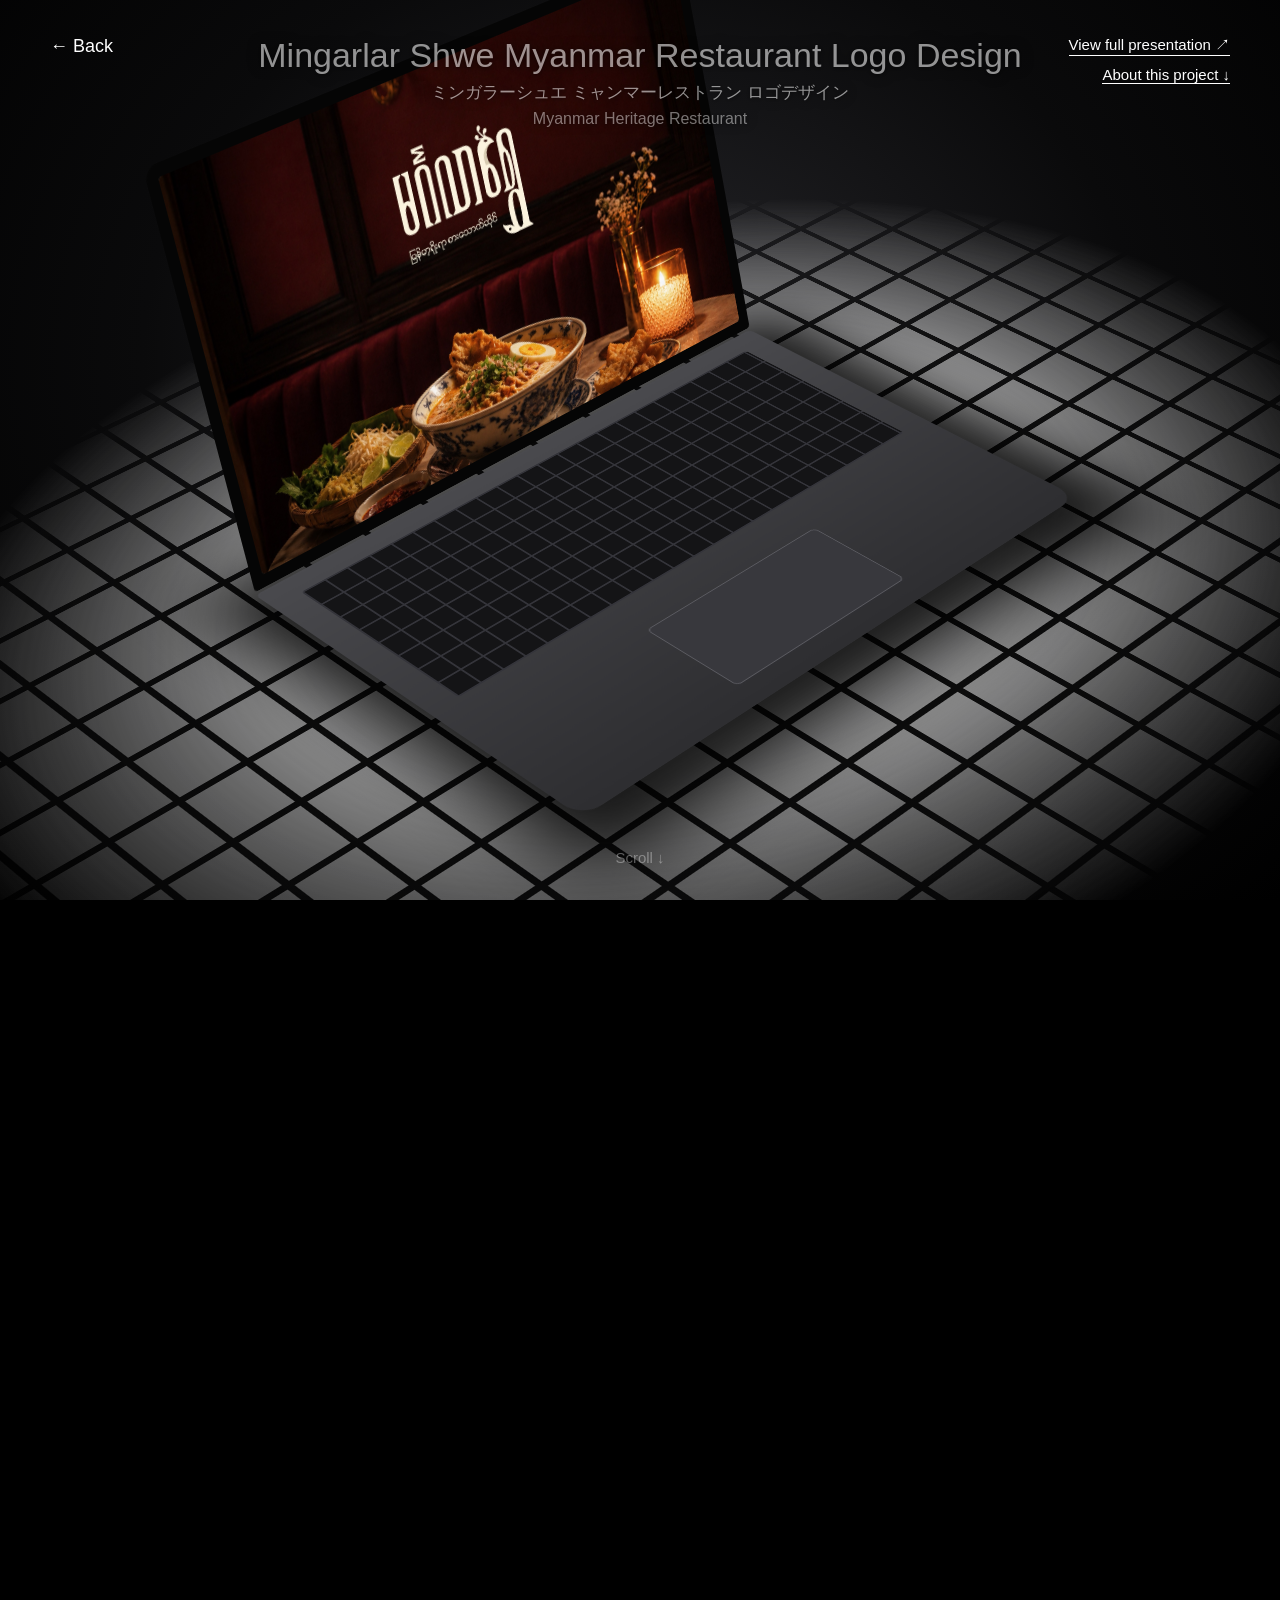
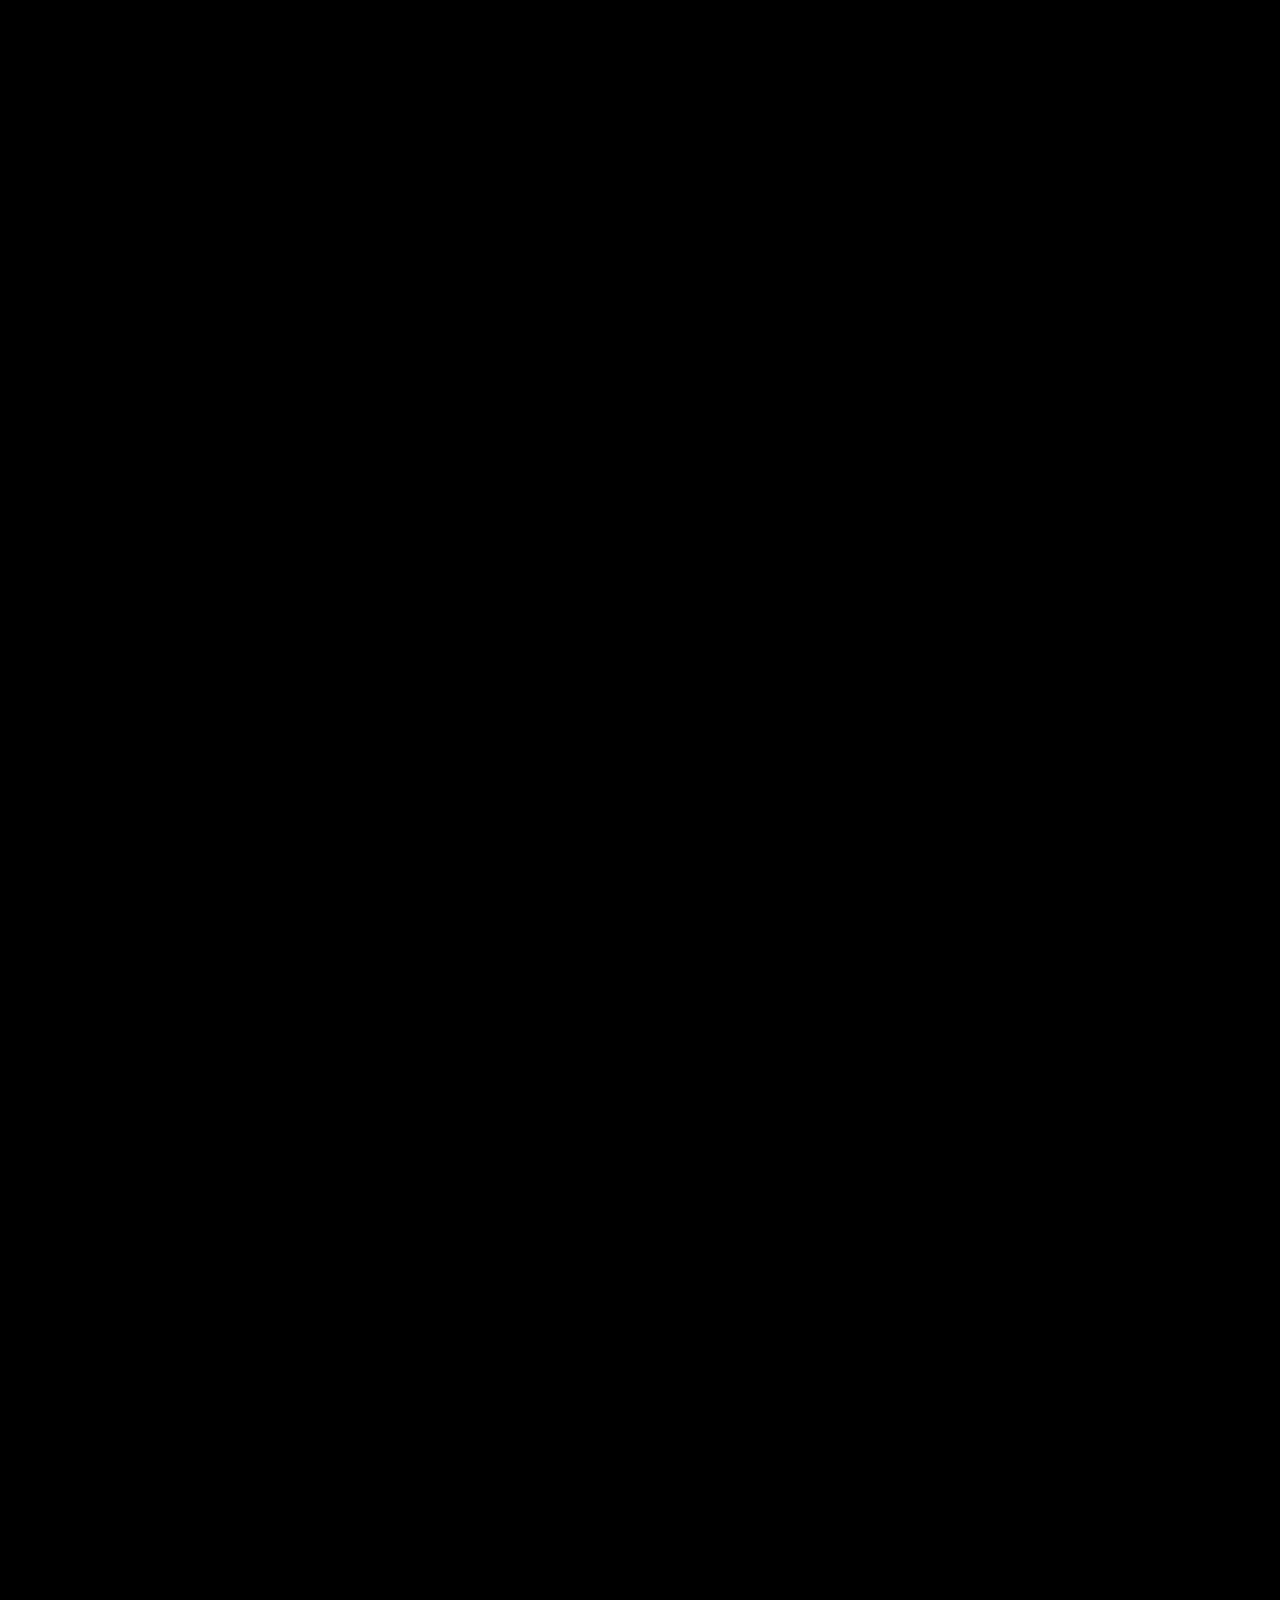
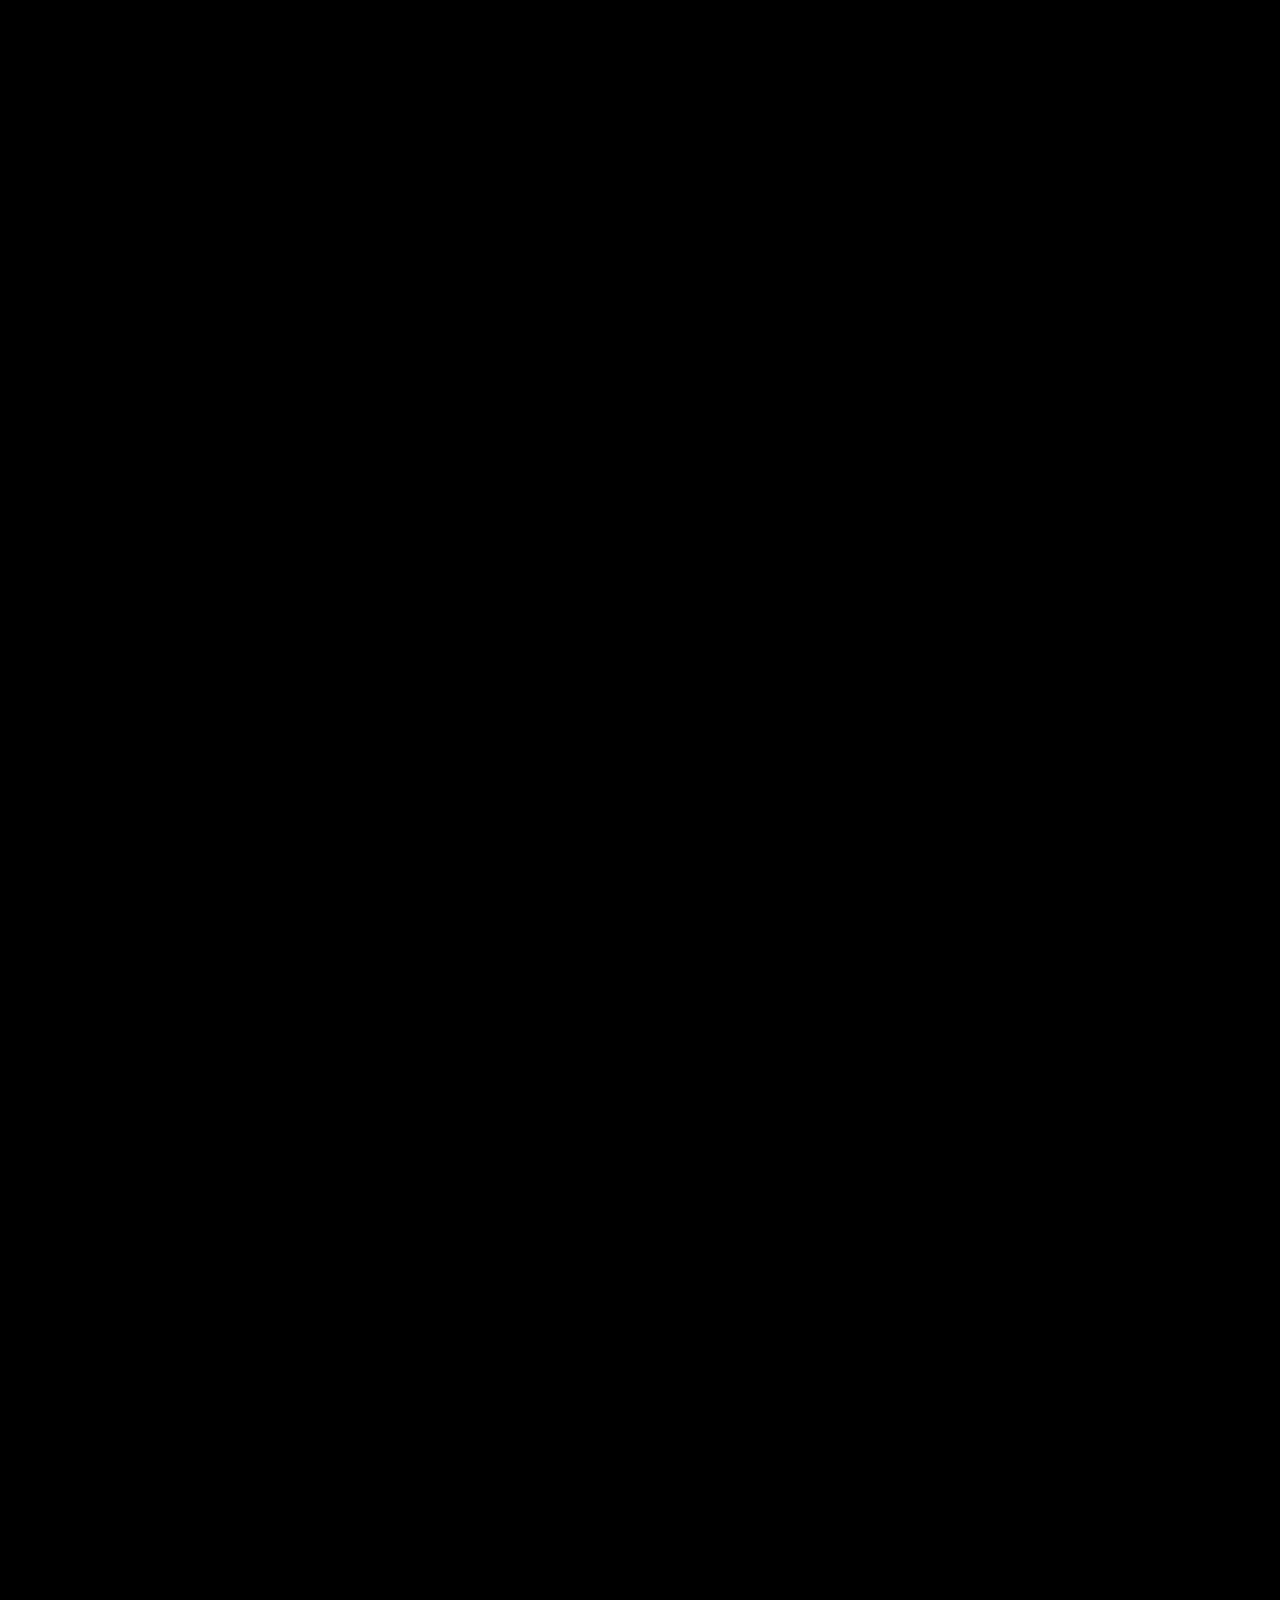
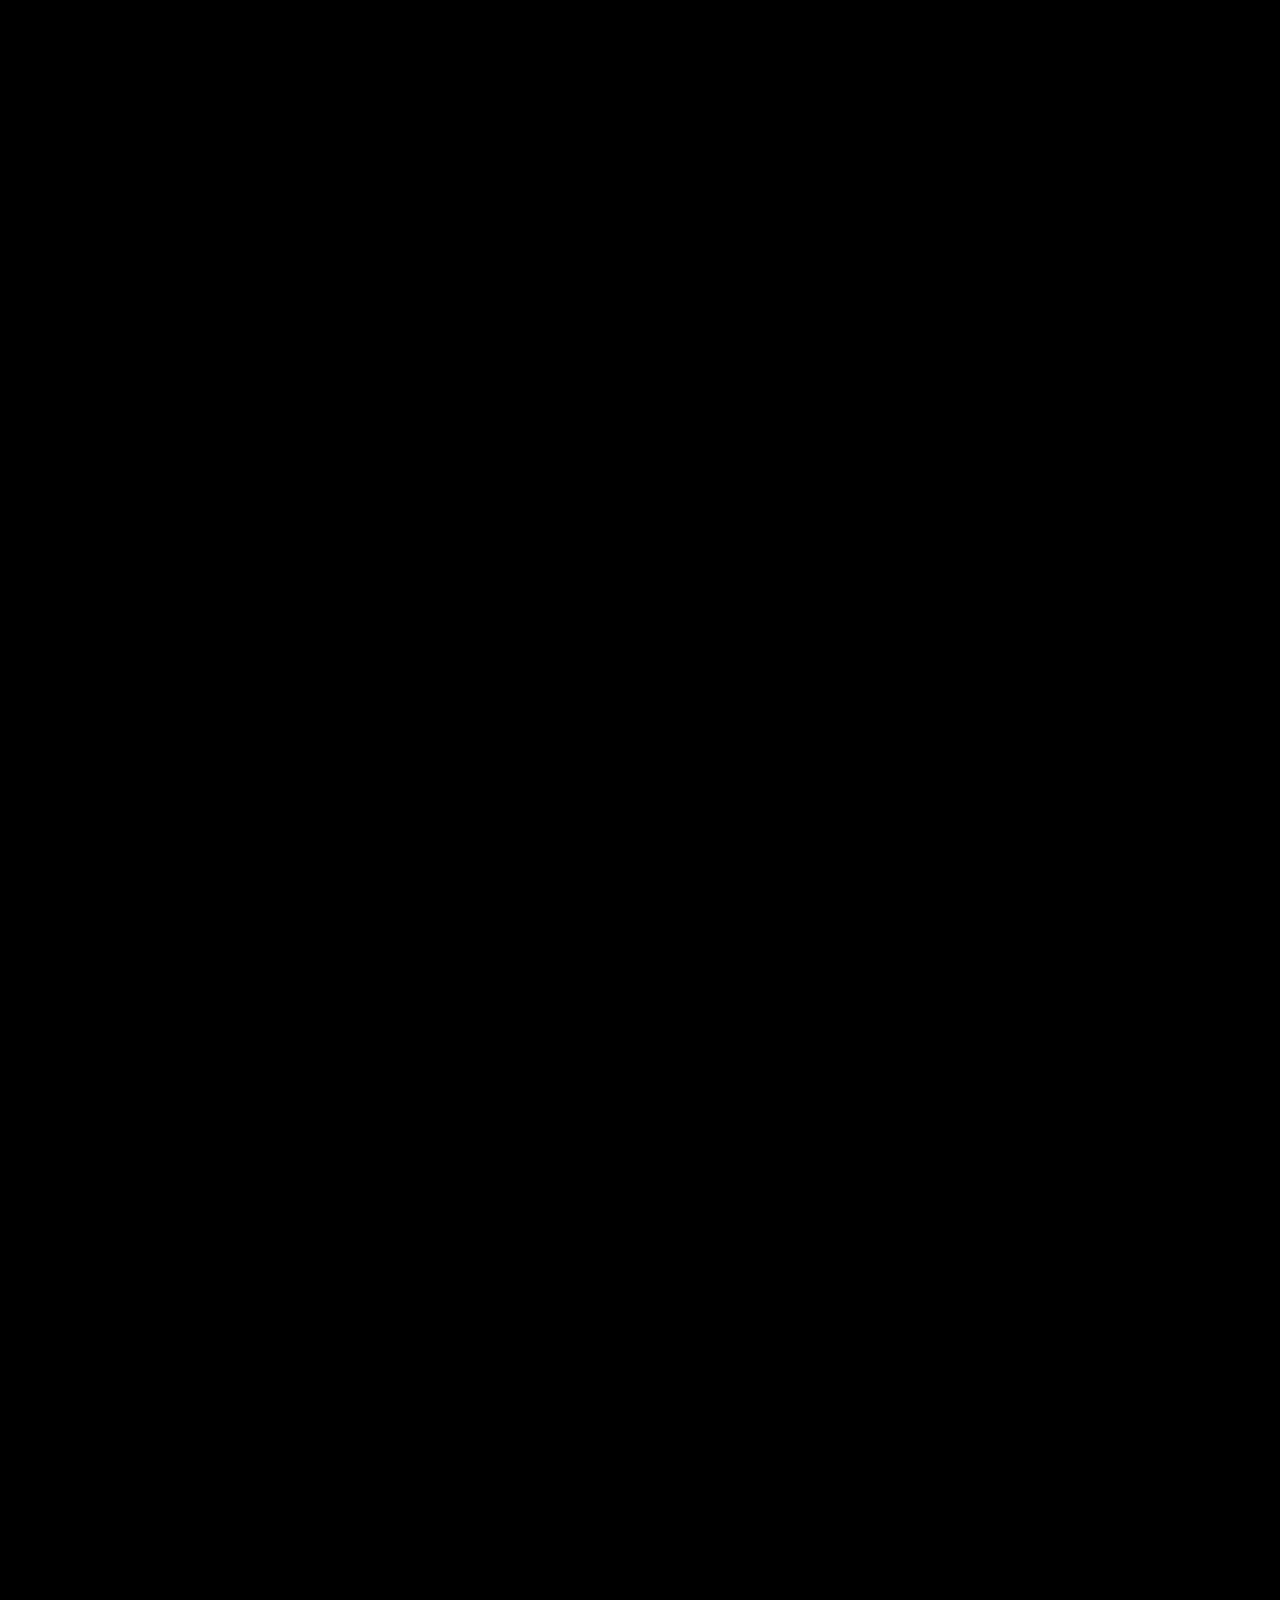
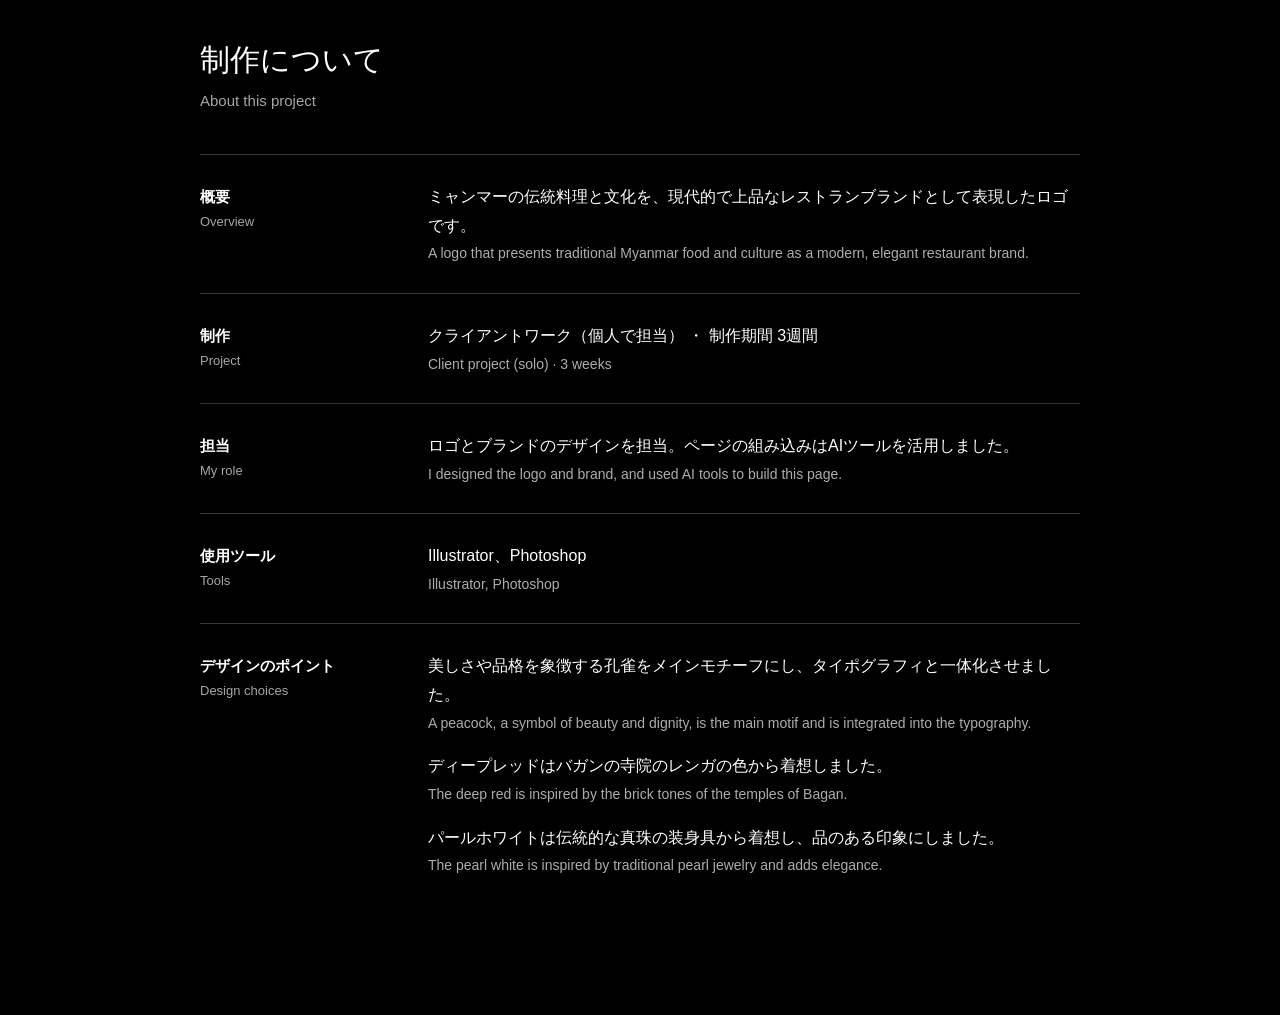
<file: mingarlar.html>
<!doctype html>
<html lang="ja">
  <head>
    <meta charset="UTF-8" />
    <meta name="viewport" content="width=device-width, initial-scale=1.0" />
    <title>Mingarlar Shwe Myanmar Restaurant Logo Design | Zaw Min Paing</title>
    <link rel="icon" href="img/logo.png" type="image/png" />
    <link rel="stylesheet" href="laptop.css" />
  </head>
  <body>
    <a href="index.html#projects" class="back">← Back</a>
    <a href="projects/mingarlar/index.html" class="open-site">View full presentation ↗</a>

    <div class="title">
      <h1>Mingarlar Shwe Myanmar Restaurant Logo Design</h1>
    <p class="jp">ミンガラーシュエ ミャンマーレストラン ロゴデザイン</p>
      <p>Myanmar Heritage Restaurant</p>
    </div>
    <a class="case-link" href="#about-project">About this project ↓</a>
  <p class="hint" id="hint">Scroll ↓</p>

    <!-- ပုံကို ပြောင်းချင်ရင် img src ကိုပဲ ပြင်ပါ -->
    <div class="track" id="track">
      <div class="stage">
        <div class="world" id="world">
          <div class="platform"></div>
          <div class="shadow"></div>
          <div class="laptop">
            <div class="base">
              <div class="keys"></div>
              <div class="pad"></div>
            </div>
            <div class="lid" id="lid">
              <div class="face lid-back"></div>
              <div class="face lid-front">
                <div class="screen" id="screen">
                  <!-- ပုံအစား code နဲ့ရေးထားတဲ့ website အစစ်ကို ပြတာ -->
                <div id="shot" class="site" data-width="1536" data-height="9961">
                  <iframe src="projects/mingarlar/index.html" title="Mingarlar Shwe Myanmar Restaurant Logo Design" tabindex="-1" scrolling="no"></iframe>
                </div>
                </div>
              </div>
            </div>
          </div>
        </div>
      </div>
    </div>

    <!-- ===== Project ရှင်းလင်းချက်: စာကို ဒီမှာ ပြင်လို့ရပါတယ် ===== -->
  <section class="case" id="about-project">
    <h2>制作について <span>About this project</span></h2>
    <dl>
      <div>
        <dt>概要 <span>Overview</span></dt>
        <dd>ミャンマーの伝統料理と文化を、現代的で上品なレストランブランドとして表現したロゴです。<span class="en">A logo that presents traditional Myanmar food and culture as a modern, elegant restaurant brand.</span></dd>
      </div>
      <div>
        <dt>制作 <span>Project</span></dt>
        <dd>クライアントワーク（個人で担当） ・ 制作期間 3週間<span class="en">Client project (solo) · 3 weeks</span></dd>
      </div>
      <div>
        <dt>担当 <span>My role</span></dt>
        <dd>ロゴとブランドのデザインを担当。ページの組み込みはAIツールを活用しました。<span class="en">I designed the logo and brand, and used AI tools to build this page.</span></dd>
      </div>
      <div>
        <dt>使用ツール <span>Tools</span></dt>
        <dd>Illustrator、Photoshop<span class="en">Illustrator, Photoshop</span></dd>
      </div>
      <div>
        <dt>デザインのポイント <span>Design choices</span></dt>
        <dd><ul>
        <li>美しさや品格を象徴する孔雀をメインモチーフにし、タイポグラフィと一体化させました。<span class="en">A peacock, a symbol of beauty and dignity, is the main motif and is integrated into the typography.</span></li>
        <li>ディープレッドはバガンの寺院のレンガの色から着想しました。<span class="en">The deep red is inspired by the brick tones of the temples of Bagan.</span></li>
        <li>パールホワイトは伝統的な真珠の装身具から着想し、品のある印象にしました。<span class="en">The pearl white is inspired by traditional pearl jewelry and adds elegance.</span></li>
        </ul></dd>
      </div>
    </dl>
  </section>

  <script src="laptop.js"></script>
  </body>
</html>
</file>
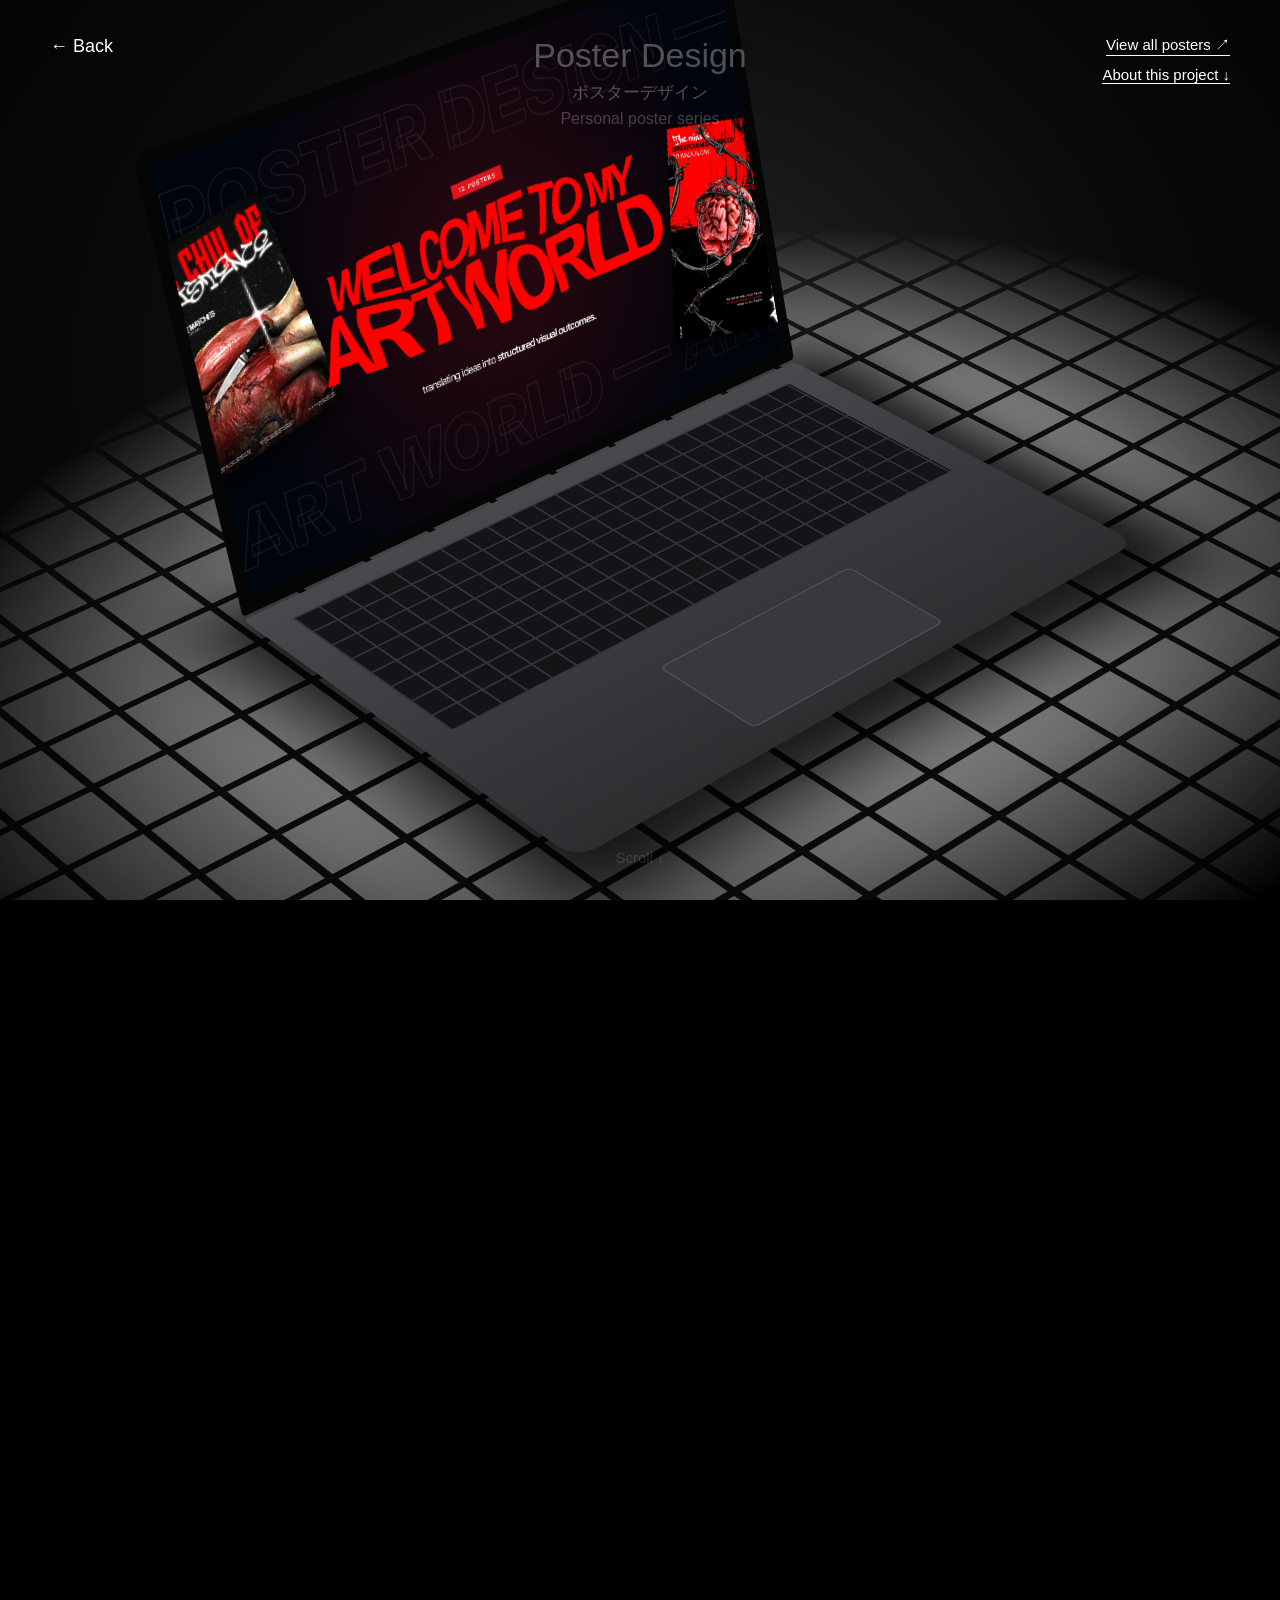
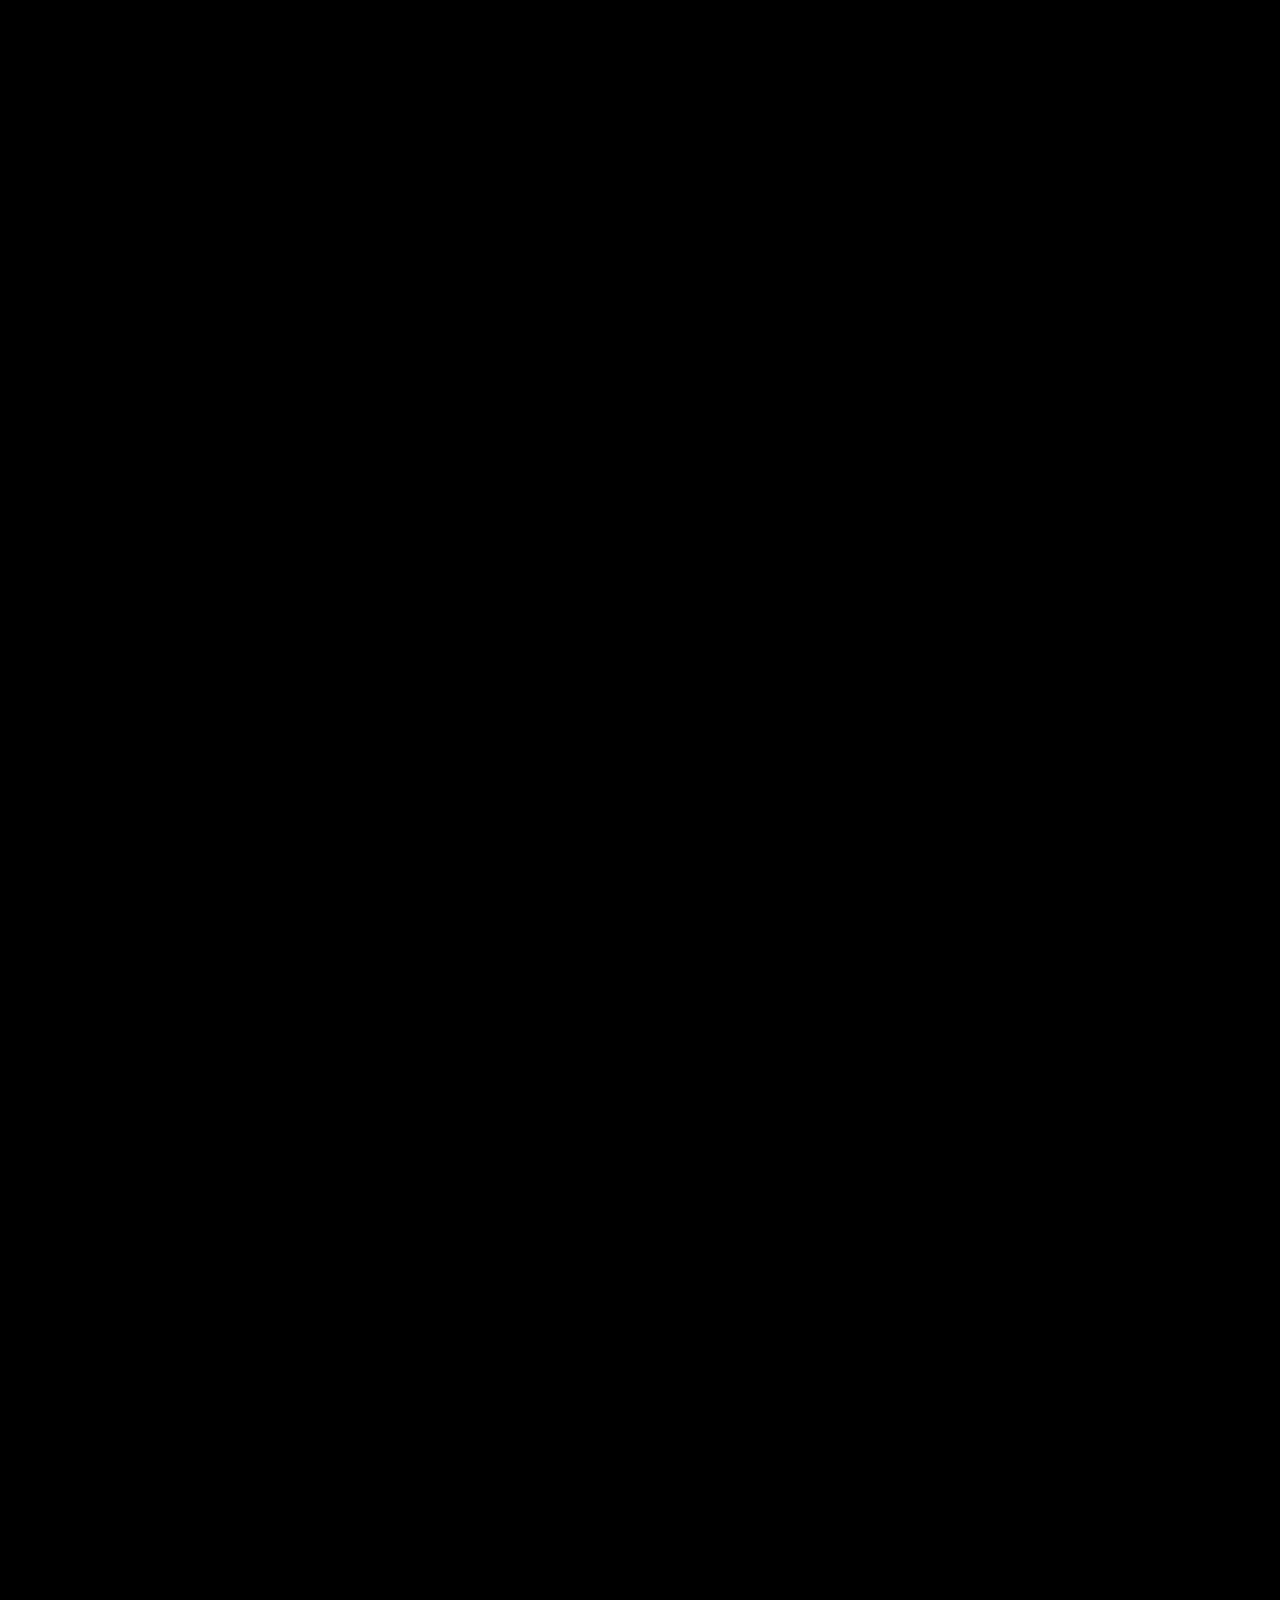
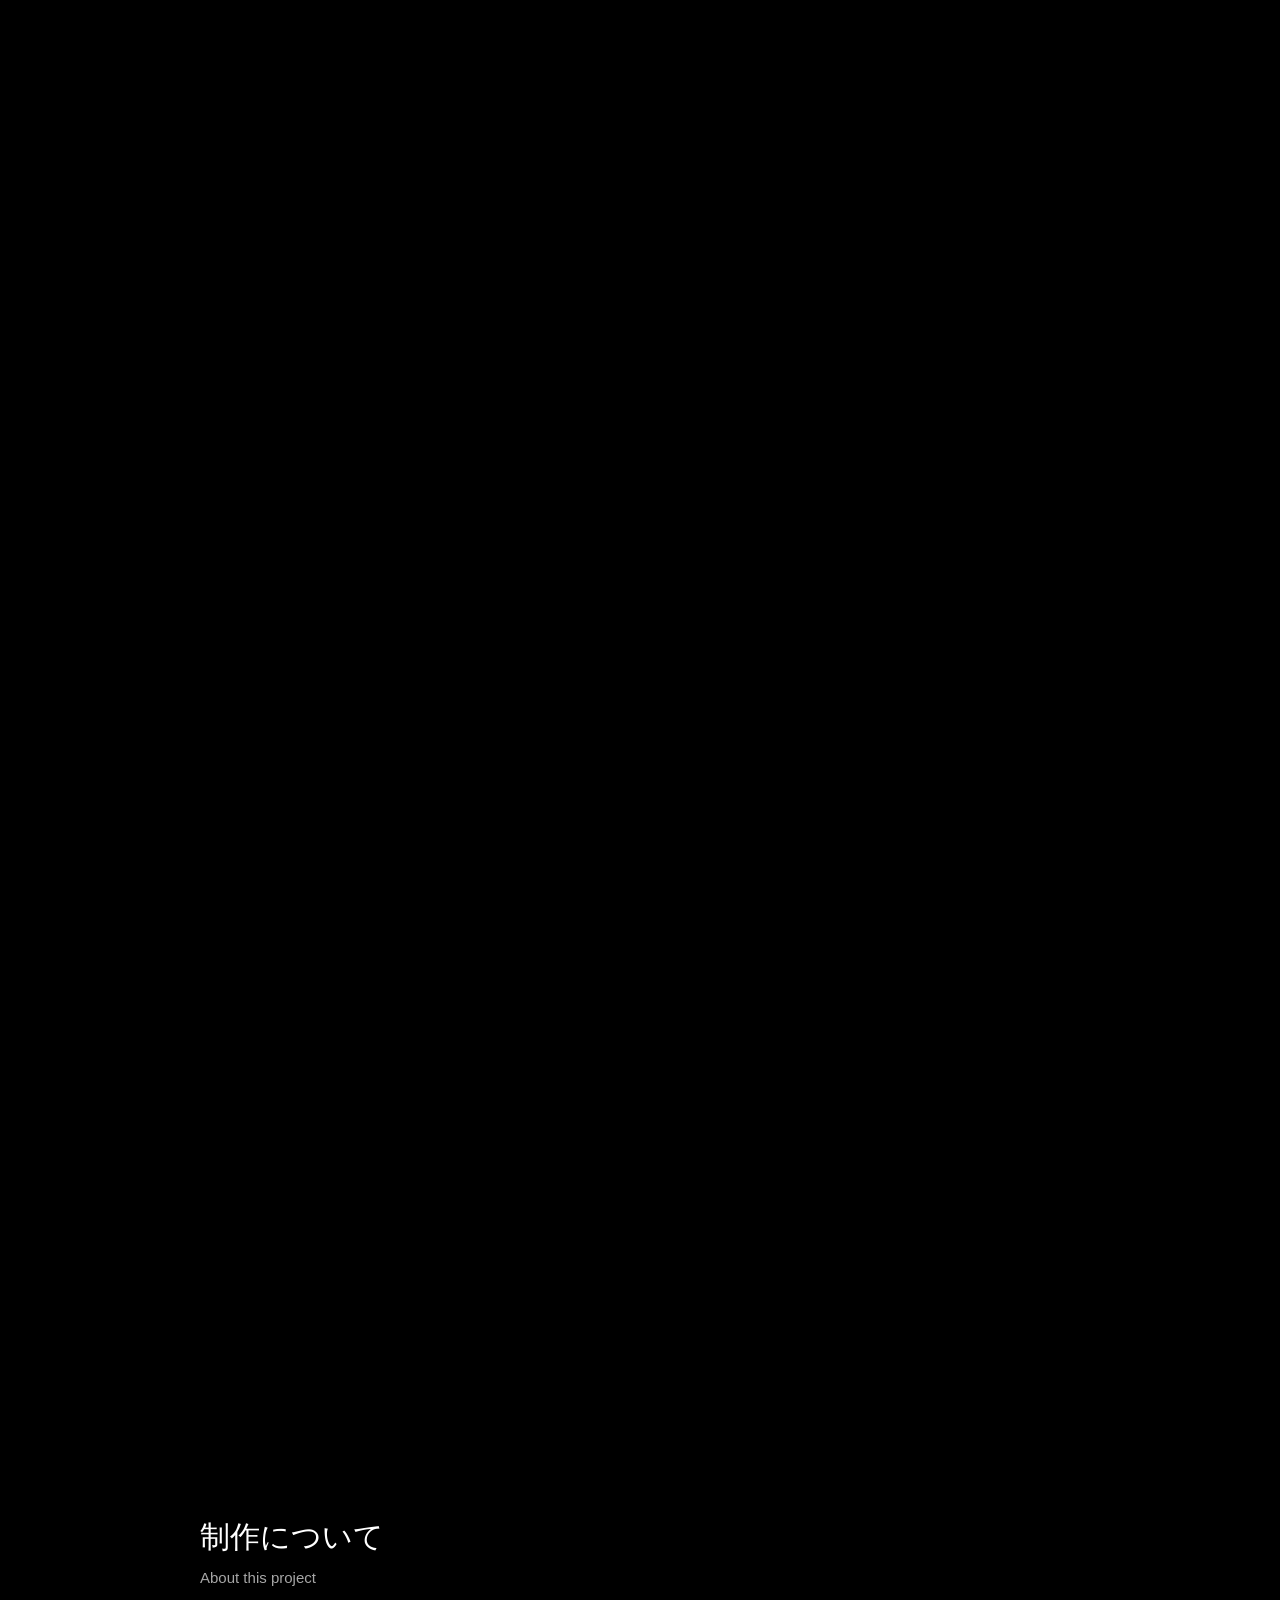
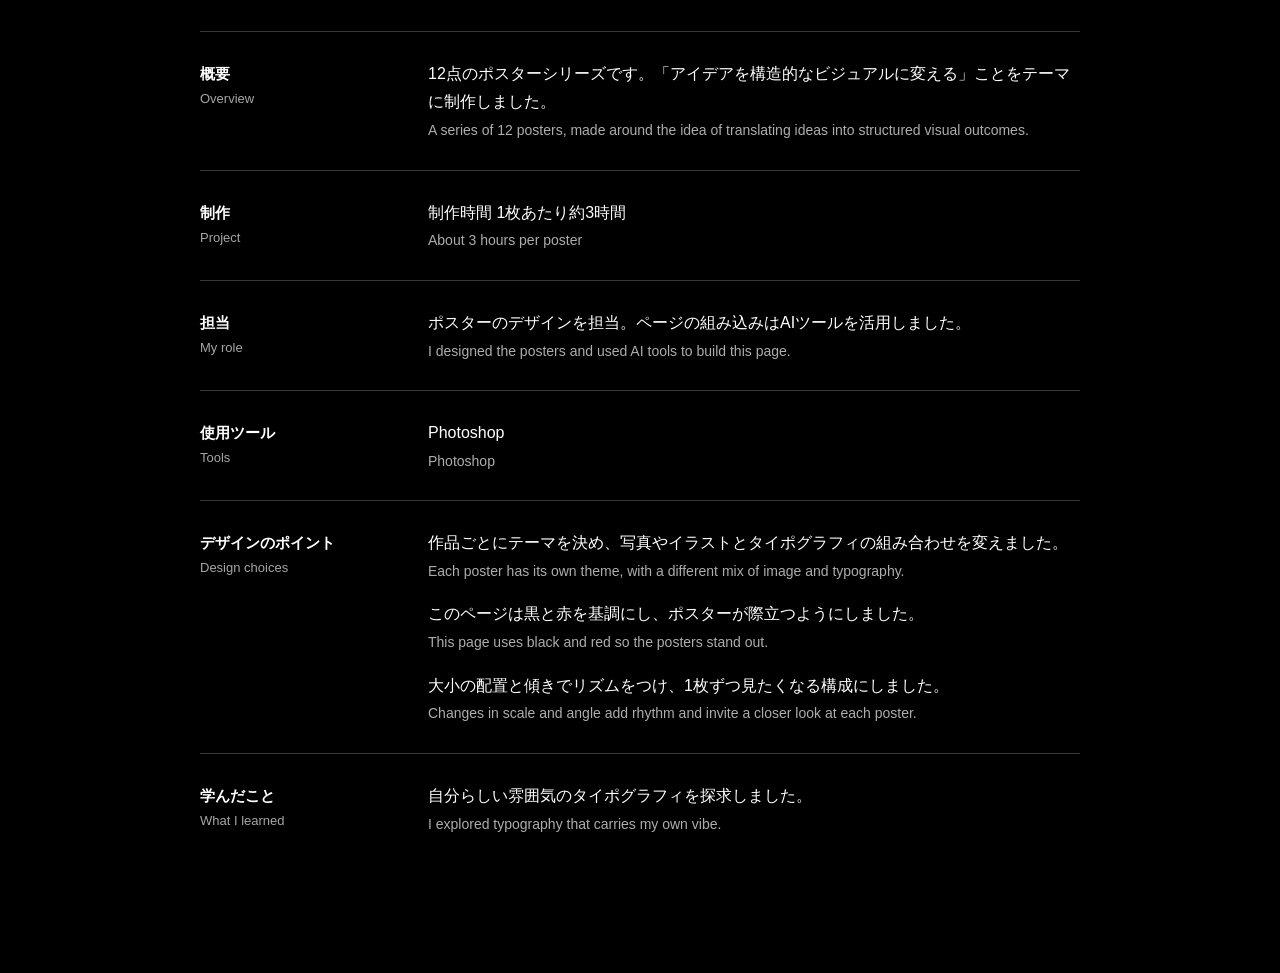
<file: poster.html>
<!DOCTYPE html>
<html lang="ja">
<head>
  <meta charset="UTF-8">
  <meta name="viewport" content="width=device-width, initial-scale=1.0">
  <title>Poster Design | Zaw Min Paing</title>
  <link rel="icon" href="img/logo.png" type="image/png">
  <link rel="stylesheet" href="laptop.css">
</head>
<body>

  <a href="index.html#projects" class="back">← Back</a>
  <a href="projects/poster/index.html" class="open-site">View all posters ↗</a>

  <div class="title">
    <h1>Poster Design</h1>
    <p class="jp">ポスターデザイン</p>
    <p>Personal poster series</p>
  </div>
  <a class="case-link" href="#about-project">About this project ↓</a>
  <p class="hint" id="hint">Scroll ↓</p>

  <div class="track" id="track">
    <div class="stage">
      <div class="world" id="world">
        <div class="platform"></div>
        <div class="shadow"></div>
        <div class="laptop">
          <div class="base"><div class="keys"></div><div class="pad"></div></div>
          <div class="lid" id="lid">
            <div class="face lid-back"></div>
            <div class="face lid-front">
              <div class="screen" id="screen">
                <!-- ပုံအစား code နဲ့ရေးထားတဲ့ website အစစ်ကို ပြတာ -->
                <div id="shot" class="site" data-width="1536" data-height="6380">
                  <iframe src="projects/poster/index.html" title="Poster Design" tabindex="-1" scrolling="no"></iframe>
                </div>
              </div>
            </div>
          </div>
        </div>
      </div>
    </div>
  </div>

  <!-- ===== Project ရှင်းလင်းချက်: စာကို ဒီမှာ ပြင်လို့ရပါတယ် ===== -->
  <section class="case" id="about-project">
    <h2>制作について <span>About this project</span></h2>
    <dl>
      <div>
        <dt>概要 <span>Overview</span></dt>
        <dd>12点のポスターシリーズです。「アイデアを構造的なビジュアルに変える」ことをテーマに制作しました。<span class="en">A series of 12 posters, made around the idea of translating ideas into structured visual outcomes.</span></dd>
      </div>
      <div>
        <dt>制作 <span>Project</span></dt>
        <dd>制作時間 1枚あたり約3時間<span class="en">About 3 hours per poster</span></dd>
      </div>
      <div>
        <dt>担当 <span>My role</span></dt>
        <dd>ポスターのデザインを担当。ページの組み込みはAIツールを活用しました。<span class="en">I designed the posters and used AI tools to build this page.</span></dd>
      </div>
      <div>
        <dt>使用ツール <span>Tools</span></dt>
        <dd>Photoshop<span class="en">Photoshop</span></dd>
      </div>
      <div>
        <dt>デザインのポイント <span>Design choices</span></dt>
        <dd><ul>
        <li>作品ごとにテーマを決め、写真やイラストとタイポグラフィの組み合わせを変えました。<span class="en">Each poster has its own theme, with a different mix of image and typography.</span></li>
        <li>このページは黒と赤を基調にし、ポスターが際立つようにしました。<span class="en">This page uses black and red so the posters stand out.</span></li>
        <li>大小の配置と傾きでリズムをつけ、1枚ずつ見たくなる構成にしました。<span class="en">Changes in scale and angle add rhythm and invite a closer look at each poster.</span></li>
        </ul></dd>
      </div>
      <div>
        <dt>学んだこと <span>What I learned</span></dt>
        <dd>自分らしい雰囲気のタイポグラフィを探求しました。<span class="en">I explored typography that carries my own vibe.</span></dd>
      </div>
    </dl>
  </section>

  <script src="laptop.js"></script>
</body>
</html>
</file>
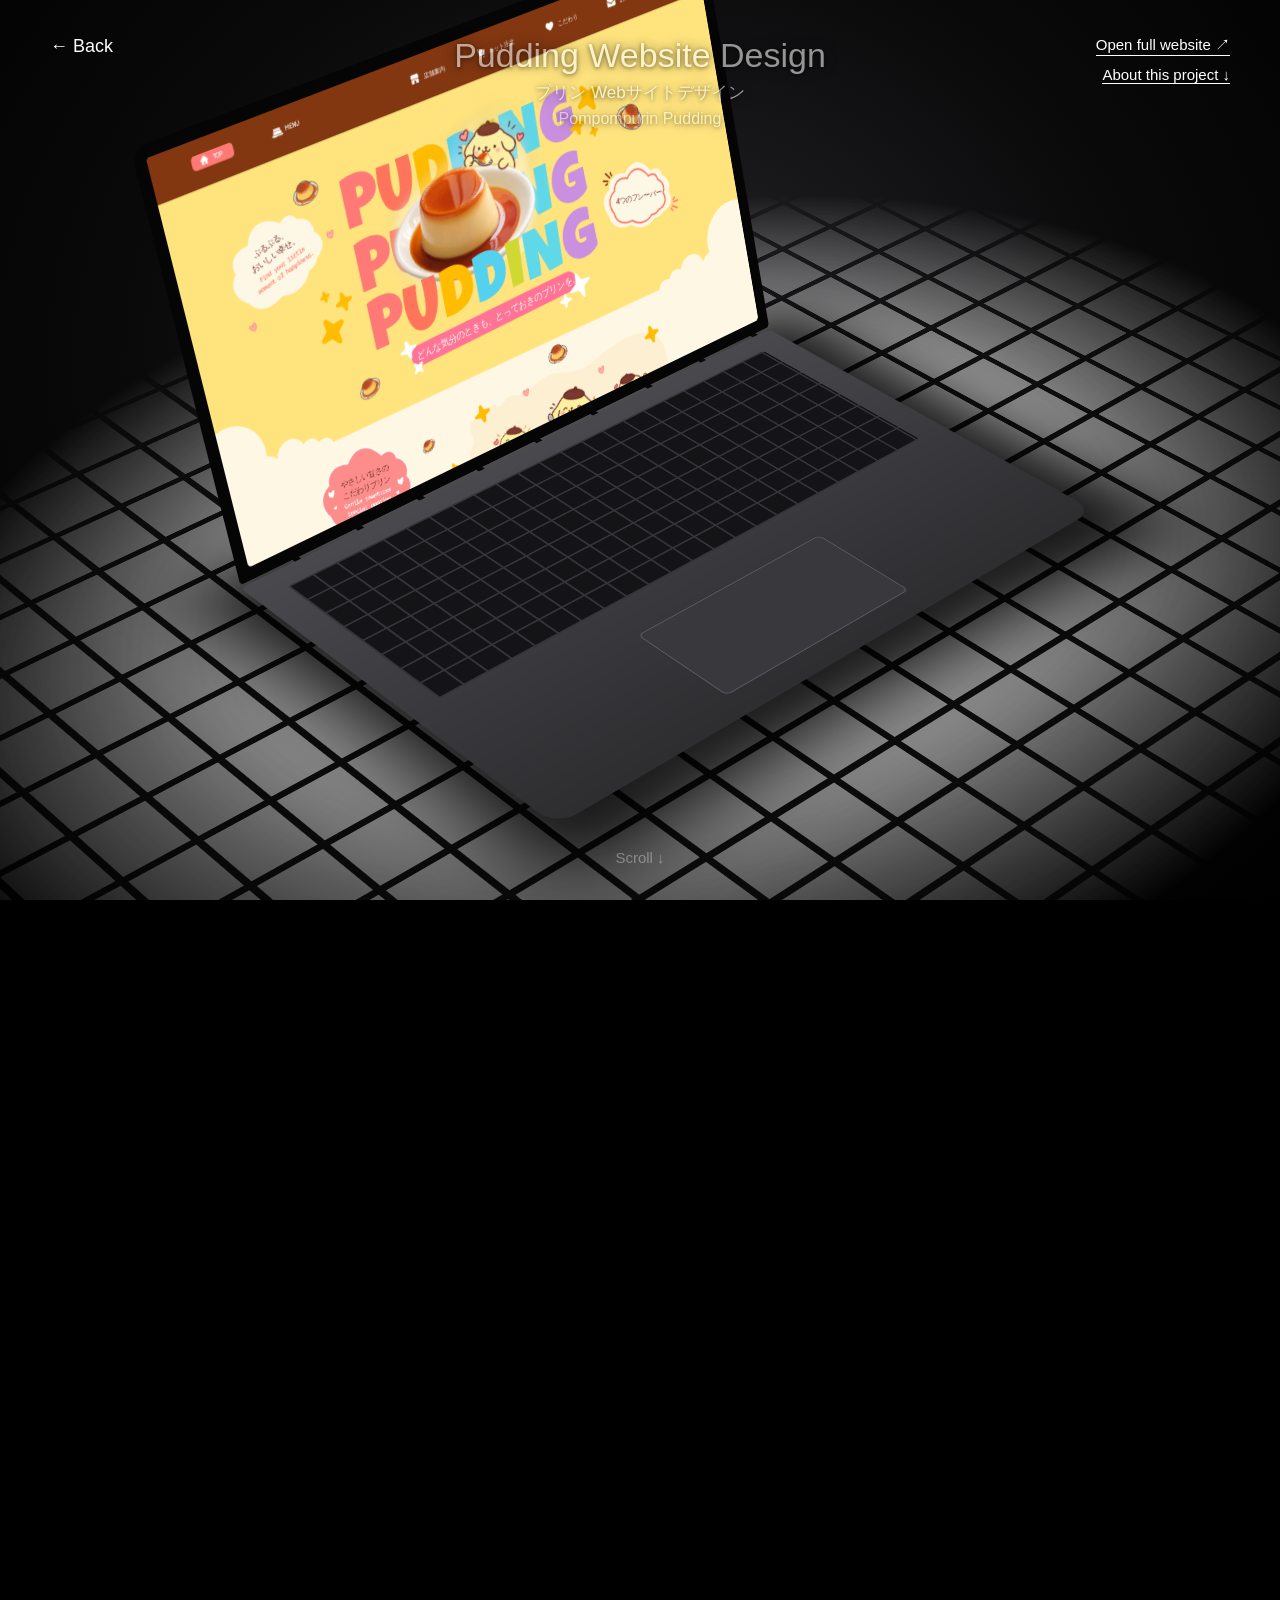
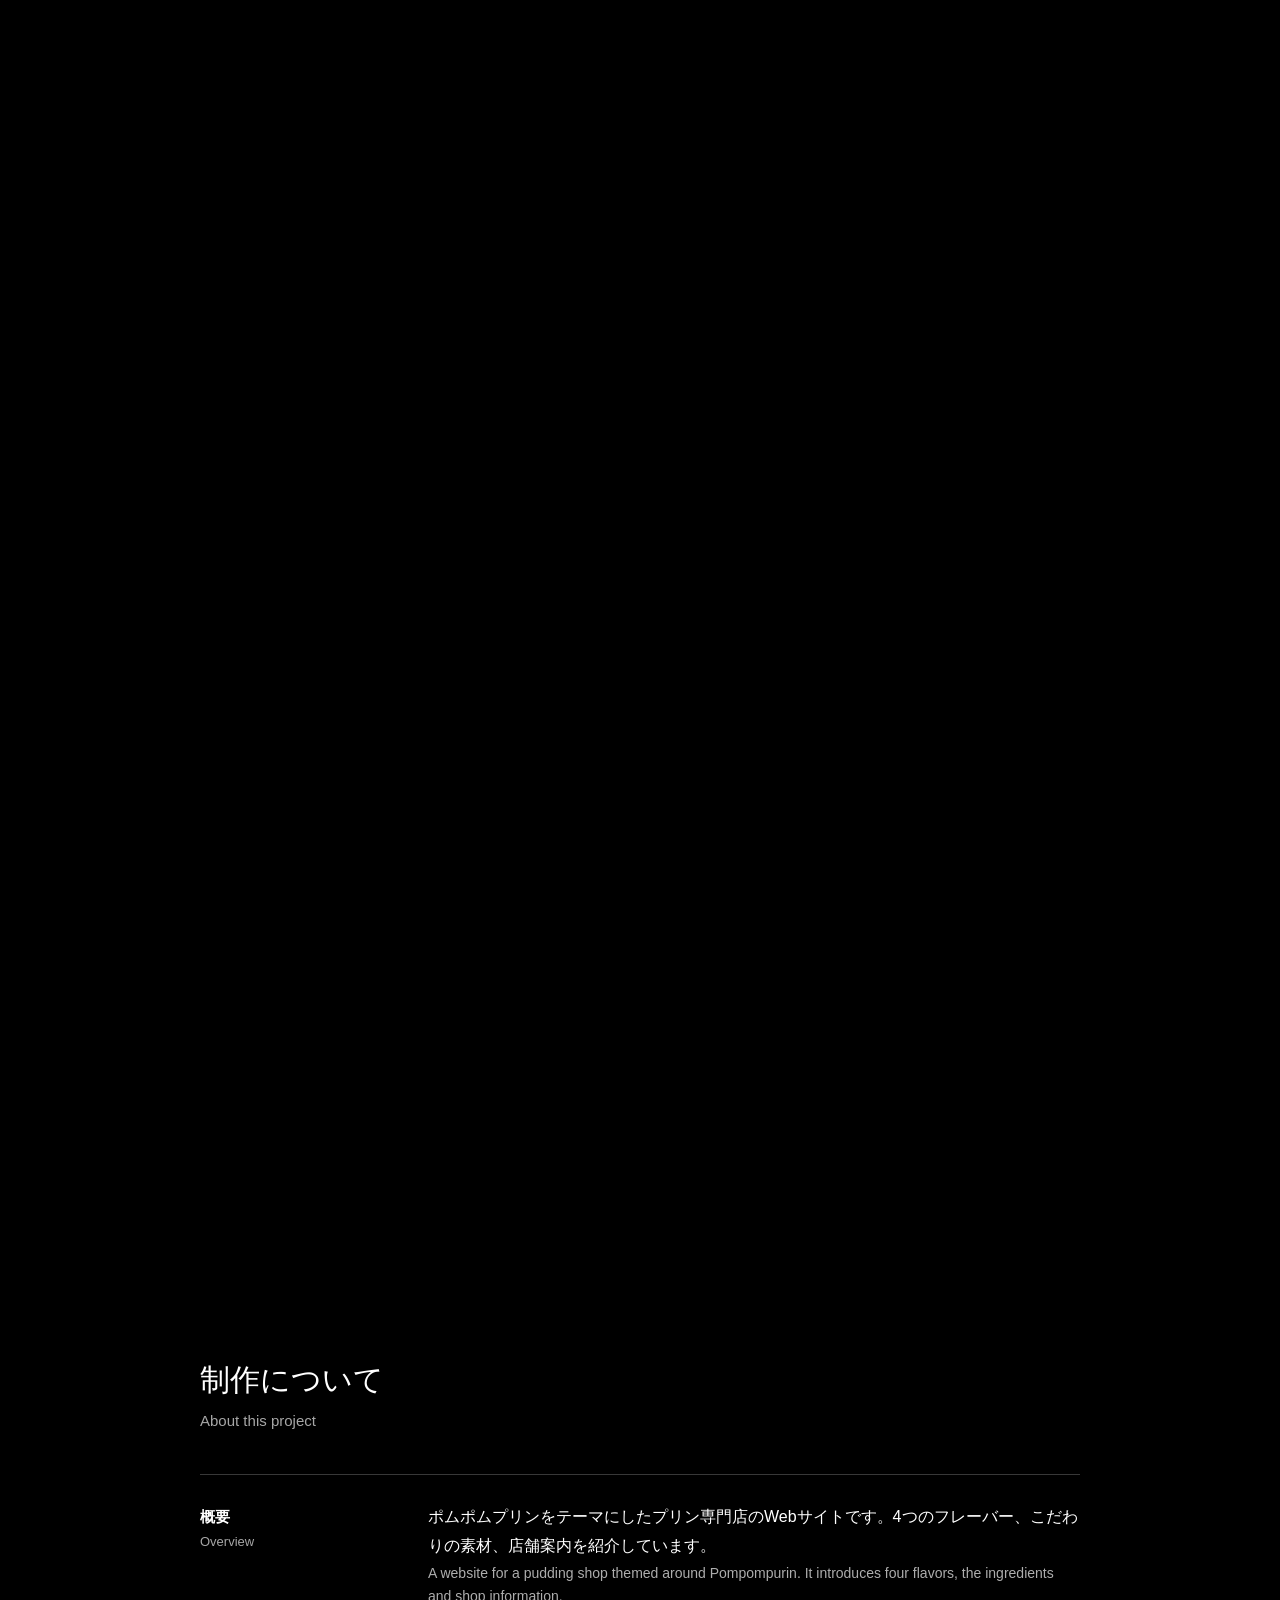
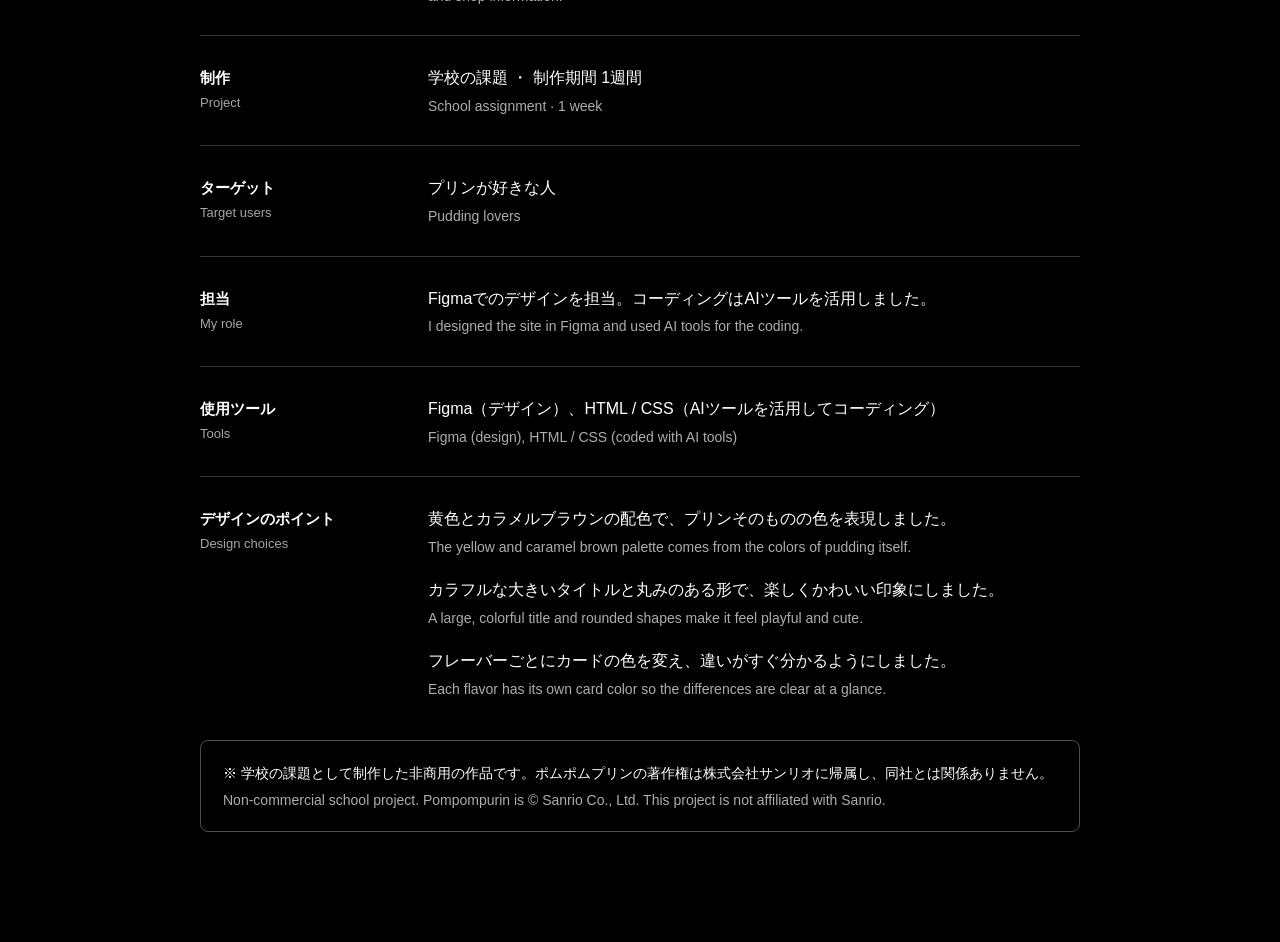
<file: pudding.html>
<!DOCTYPE html>
<html lang="ja">
<head>
  <meta charset="UTF-8">
  <meta name="viewport" content="width=device-width, initial-scale=1.0">
  <title>Pudding Website Design | Zaw Min Paing</title>
  <link rel="icon" href="img/logo.png" type="image/png">
  <link rel="stylesheet" href="laptop.css">
</head>
<body>

  <a href="index.html#projects" class="back">← Back</a>
    <a href="projects/pudding/index.html" class="open-site">Open full website ↗</a>

  <div class="title">
    <h1>Pudding Website Design</h1>
    <p class="jp">プリン Webサイトデザイン</p>
    <p>Pompompurin Pudding</p>
  </div>
  <a class="case-link" href="#about-project">About this project ↓</a>
  <p class="hint" id="hint">Scroll ↓</p>

  <!-- ပုံကို ပြောင်းချင်ရင် img src ကိုပဲ ပြင်ပါ -->
  <div class="track" id="track">
    <div class="stage">
      <div class="world" id="world">
        <div class="platform"></div>
        <div class="shadow"></div>
        <div class="laptop">
          <div class="base"><div class="keys"></div><div class="pad"></div></div>
          <div class="lid" id="lid">
            <div class="face lid-back"></div>
            <div class="face lid-front">
              <div class="screen" id="screen">
                <!-- ပုံအစား code နဲ့ရေးထားတဲ့ website အစစ်ကို ပြတာ -->
                <div id="shot" class="site" data-width="1536" data-height="2730">
                  <iframe src="projects/pudding/index.html" title="Pudding Website Design" tabindex="-1" scrolling="no"></iframe>
                </div>
              </div>
            </div>
          </div>
        </div>
      </div>
    </div>
  </div>

  <!-- ===== Project ရှင်းလင်းချက်: စာကို ဒီမှာ ပြင်လို့ရပါတယ် ===== -->
  <section class="case" id="about-project">
    <h2>制作について <span>About this project</span></h2>
    <dl>
      <div>
        <dt>概要 <span>Overview</span></dt>
        <dd>ポムポムプリンをテーマにしたプリン専門店のWebサイトです。4つのフレーバー、こだわりの素材、店舗案内を紹介しています。<span class="en">A website for a pudding shop themed around Pompompurin. It introduces four flavors, the ingredients and shop information.</span></dd>
      </div>
      <div>
        <dt>制作 <span>Project</span></dt>
        <dd>学校の課題 ・ 制作期間 1週間<span class="en">School assignment · 1 week</span></dd>
      </div>
      <div>
        <dt>ターゲット <span>Target users</span></dt>
        <dd>プリンが好きな人<span class="en">Pudding lovers</span></dd>
      </div>
      <div>
        <dt>担当 <span>My role</span></dt>
        <dd>Figmaでのデザインを担当。コーディングはAIツールを活用しました。<span class="en">I designed the site in Figma and used AI tools for the coding.</span></dd>
      </div>
      <div>
        <dt>使用ツール <span>Tools</span></dt>
        <dd>Figma（デザイン）、HTML / CSS（AIツールを活用してコーディング）<span class="en">Figma (design), HTML / CSS (coded with AI tools)</span></dd>
      </div>
      <div>
        <dt>デザインのポイント <span>Design choices</span></dt>
        <dd><ul>
        <li>黄色とカラメルブラウンの配色で、プリンそのものの色を表現しました。<span class="en">The yellow and caramel brown palette comes from the colors of pudding itself.</span></li>
        <li>カラフルな大きいタイトルと丸みのある形で、楽しくかわいい印象にしました。<span class="en">A large, colorful title and rounded shapes make it feel playful and cute.</span></li>
        <li>フレーバーごとにカードの色を変え、違いがすぐ分かるようにしました。<span class="en">Each flavor has its own card color so the differences are clear at a glance.</span></li>
        </ul></dd>
      </div>
    </dl>
    <p class="case-note">※ 学校の課題として制作した非商用の作品です。ポムポムプリンの著作権は株式会社サンリオに帰属し、同社とは関係ありません。<span class="en">Non-commercial school project. Pompompurin is © Sanrio Co., Ltd. This project is not affiliated with Sanrio.</span></p>
  </section>

  <script src="laptop.js"></script>
</body>
</html>
</file>
<file: style.css>
/* ===== အခြေခံ setting ===== */
* {
  margin: 0;
  padding: 0;
  box-sizing: border-box;
}

/* menu ကနေ နှိပ်ရင် ချက်ချင်းမခုန်ဘဲ ညင်ညင်သာသာ ရွေ့သွားအောင် */
html {
  scroll-behavior: smooth;
}

body {
  background-color: #161616; /* အနက်ရောင် နောက်ခံ */
  color: white;
  font-family: Arial, "Hiragino Sans", "Meiryo", sans-serif;
}

/* ===== 1. Hero ===== */
.hero {
  height: 100vh; /* screen တစ်ခုလုံး အမြင့် */
  min-height: 600px;
  display: flex;
  flex-direction: column;
  justify-content: center;
  align-items: center;
  text-align: center;
  position: relative;
}

.hero h1 {
  font-size: 48px;
  font-weight: normal;
}

.job {
  font-size: 18px;
  margin-top: 6px;
}

/* မီနူးခလုတ် (fixed = scroll လုပ်လည်း အပေါ်ဘယ်ဘက်မှာ ရှိနေမယ်) */
.menu-button {
  position: fixed;
  top: 60px;
  left: 80px;
  cursor: pointer;
  z-index: 100; /* တခြားအရာတွေရဲ့ အပေါ်မှာ ပေါ်နေအောင် */
}

.menu-button span {
  display: block;
  width: 40px;
  height: 2px;
  background-color: white;
  margin-bottom: 10px;
  transition:
    transform 0.3s ease,
    opacity 0.3s ease;
}

/* မီနူးဖွင့်ထားရင် လိုင်း ၃ ကြောင်းက X ပုံစံ ပြောင်းမယ် */
.menu-button.open span:nth-child(1) {
  transform: translateY(12px) rotate(45deg);
}
.menu-button.open span:nth-child(2) {
  opacity: 0;
}
.menu-button.open span:nth-child(3) {
  transform: translateY(-12px) rotate(-45deg);
}

/* မီနူးထဲက ရွေးချယ်စရာ ၃ ခု */
.menu-list {
  position: fixed;
  top: 150px;
  left: 80px;
  z-index: 100;
  display: flex;
  flex-direction: column;
  gap: 18px;

  /* မဖွင့်ခင် ဖျောက်ထားမယ် */
  opacity: 0;
  visibility: hidden;
  transform: translateY(-15px);
  transition:
    opacity 0.4s ease,
    transform 0.4s ease,
    visibility 0.4s;
}

/* JavaScript က show ထည့်ပေးရင် ပေါ်လာမယ် */
.menu-list.show {
  opacity: 1;
  visibility: visible;
  transform: translateY(0);
}

.menu-list a {
  color: white;
  text-decoration: none;
  font-size: 28px;
  transition:
    transform 0.3s ease,
    opacity 0.3s ease;
}

/* မောက်စ်တင်ရင် ညာဘက်ကို နည်းနည်းရွေ့မယ် */
.menu-list a:hover {
  transform: translateX(12px);
  opacity: 0.7;
}

/* အောက်ကို ညွှန်တဲ့ မြှား */
.arrow {
  position: absolute;
  bottom: 60px;
  font-size: 50px;
  font-weight: 100;
}

/* ===== 2. Project box တွေ ===== */
.projects {
  display: flex;
  flex-direction: column;
  gap: 18px; /* box တစ်ခုနဲ့တစ်ခု ကြား အကွာအဝေး */
  padding: 20px 0;
  overflow: hidden; /* ကြီးလာတဲ့အခါ အပြင်ကို မထွက်အောင် */
}

.box {
  display: flex;
  justify-content: center;
  align-items: center;
  height: 60px;
  width: 100%;
  color: white;
  text-decoration: none; /* link မျဉ်းကို ဖျောက် */
  font-size: 18px;
  font-weight: bold;
  text-align: center;
  padding: 0 20px;

  background-color: #2b2b2b; /* ပုံမရှိသေးရင် မီးခိုးရောင်ပဲ ပြမယ် */
  background-size: cover; /* ပုံကို box အပြည့် ဖြည့်မယ် */
  background-position: center;

  text-shadow: 0 1px 8px rgba(0, 0, 0, 0.75); /* ပုံအလင်းပေါ်မှာလည်း စာဖတ်လို့ရအောင် */

  /* ရွေ့လျားမှု နူးညံ့အောင် (0.4 စက္ကန့်) */
  transition:
    height 0.4s ease,
    font-size 0.4s ease,
    filter 0.4s ease;
  filter: brightness(0.85); /* ပုံမှန်အချိန် နည်းနည်းမှောင်တယ် */
}

/* အင်္ဂလိပ်နာမည်အောက်က ဂျပန်နာမည် */
.box {
  flex-direction: column;
}

.box .jp {
  margin-top: 3px;
  font-size: 0.72em;
  font-weight: 600;
  line-height: 1.2;
  text-shadow:
    0 1px 3px rgba(0, 0, 0, 0.95),
    0 0 10px rgba(0, 0, 0, 0.8);
}

/* ✨ မောက်စ်တင်လိုက်ရင် — ပိုလင်းပြီး ကြီးသွားမယ် ✨ */
.box:hover {
  height: 100px; /* ပိုကြီးချင်ရင် ဒီဂဏန်းတိုးပါ */
  font-size: 24px;
  filter: brightness(1.3); /* ပိုလင်းမယ် (ပိုလင်းချင်ရင် 1.5 ပြောင်းပါ) */
}

/* ✨ နှိပ်လိုက်ရင် — အလင်းဆုံးနဲ့ အကြီးဆုံး ဖြစ်မယ် ✨ */
.box.clicked {
  height: 150px;
  font-size: 30px;
  filter: brightness(1.6);
}

/* ပုံထည့်တဲ့နေရာ */
.box1 {
  background-image: url("images/aqa.png");
}

.box2 {
  background-image: url("images/pudding-site.jpg");
  background-position: center; /* ပုံရဲ့ ဘယ်အပိုင်းကို ပြမလဲ (အပေါ်ဆုံး 0%၊ အောက်ဆုံး 100%) */
}

.box3 {
  background-image: url("images/kyudo.png");
}

.box4 {
  background-image: url("images/myn logo.png");
}

.box5 {
  background-image: url("images/japanese tea house.png");
}

.box6 {
  background-image: url("images/coffee shop.png");
}

.box7 {
  background-image: url("images/poster-row.jpg");
}

.box8 {
  background-image: url("images/junior-work.jpg");
}
/* ===== 3. About ===== */
.about {
  max-width: 820px;
  margin: 0 auto;
  padding: 190px 20px 0 100px;
}

.about h2 {
  font-size: 44px;
  font-weight: normal;
}

.about-job {
  font-size: 16px;
  margin-top: 4px;
}

.about-text {
  font-size: 15px;
  line-height: 1.5;
  margin-top: 55px;
  max-width: 620px;
}

.about-text.en {
  margin-top: 28px;
  opacity: 0.78;
}

/* အလုပ်ရှာနေကြောင်း ပြတဲ့ စာကြောင်း */
.available {
  display: inline-block;
  margin-top: 28px;
  padding: 12px 18px;
  border: 1px solid rgba(255, 255, 255, 0.45);
  border-radius: 10px;
  font-size: 15px;
  line-height: 1.5;
}

.available b {
  display: block;
  margin-bottom: 2px;
  font-size: 12px;
  font-weight: normal;
  letter-spacing: 0.08em;
  opacity: 0.7;
}

.available span {
  display: block;
  font-size: 13px;
  opacity: 0.75;
}

/* ခေါင်းစဉ်လေးတွေ (経歴 / スキル) */
.about-label {
  margin-top: 64px;
  font-size: 20px;
  font-weight: normal;
}

.about-label span {
  margin-left: 8px;
  font-size: 13px;
  opacity: 0.6;
}

/* အလုပ်အတွေ့အကြုံ အချိန်စဉ် */
.timeline {
  list-style: none;
  max-width: 620px;
  margin-top: 18px;
  border-left: 1px solid rgba(255, 255, 255, 0.35);
}

.timeline li {
  position: relative;
  display: grid;
  grid-template-columns: 110px 1fr;
  gap: 12px;
  padding: 10px 0 10px 22px;
  font-size: 15px;
  line-height: 1.5;
}

.timeline li::before {
  content: "";
  position: absolute;
  left: -5px;
  top: 17px;
  width: 9px;
  height: 9px;
  background: white;
  border-radius: 50%;
}

.timeline span {
  display: block;
  font-size: 13px;
  opacity: 0.65;
}

/* Tool နဲ့ ဘာသာစကား */
.skills {
  display: flex;
  flex-wrap: wrap;
  gap: 10px;
  max-width: 620px;
  margin-top: 18px;
  list-style: none;
}

.skills li {
  display: flex;
  align-items: center;
  gap: 8px;
  padding: 8px 14px;
  border: 1px solid rgba(255, 255, 255, 0.4);
  border-radius: 999px;
  font-size: 14px;
}

/* Tool icon (images/icons ထဲမှာ ရှိတယ်) */
.skills img {
  display: block;
  width: 20px;
  height: 20px;
  object-fit: contain;
}

/* icon 画像がない tool 用の小さな文字バッジ (Ae / Pr) */
.skill-badge {
  display: grid;
  place-items: center;
  width: 20px;
  height: 20px;
  border-radius: 4px;
  border: 1px solid rgba(255, 255, 255, 0.6);
  font-style: normal;
  font-size: 10px;
  font-weight: bold;
  line-height: 1;
}
.skills.lang {
  margin-top: 12px;
}

.skills.lang li {
  border-radius: 10px;
  background: rgba(255, 255, 255, 0.08);
}

.skills.lang span {
  margin-left: 8px;
  font-size: 12px;
  opacity: 0.65;
}

/* SNS (နာမည်ပါတဲ့ ခလုတ်) */
.sns {
  display: flex;
  flex-wrap: wrap;
  gap: 12px;
  margin-top: 56px;
}

.sns-icon {
  display: flex;
  align-items: center;
  gap: 8px;
  padding: 8px 16px 8px 8px;
  border: 1px solid rgba(255, 255, 255, 0.45);
  border-radius: 999px;
  color: white;
  text-decoration: none;
  font-size: 14px;
  transition: background 0.25s ease;
}

.sns-icon i {
  display: flex;
  justify-content: center;
  align-items: center;
  width: 26px;
  height: 26px;
  background-color: white;
  color: #161616;
  border-radius: 50%;
  font-size: 12px;
  font-style: normal;
  font-weight: bold;
}

.sns-icon i img {
  display: block;
  width: 15px;
  height: 15px;
}

.sns-icon:hover {
  background: rgba(255, 255, 255, 0.12);
}

.contact-big a {
  color: inherit;
  text-decoration: none;
  border-bottom: 1px solid rgba(255, 255, 255, 0.4);
}

/* ===== 4. Contact ===== */
.contact {
  max-width: 820px;
  margin: 0 auto;
  padding: 300px 20px 200px 160px;
}

.contact-label {
  font-size: 15px;
}

.contact-big {
  font-size: 32px;
  line-height: 1.1;
  margin-top: 30px;
}

.copyright {
  font-size: 15px;
  margin-top: 30px;
}

/* ===== အပေါ်ပြန်သွားမယ့် ခလုတ် ===== */
.to-top {
  position: fixed;
  right: 40px;
  bottom: 40px;
  width: 56px;
  height: 56px;
  border-radius: 50%; /* စက်ဝိုင်းပုံ */
  background-color: white;
  color: #161616;
  text-decoration: none;
  font-size: 28px;
  display: flex;
  justify-content: center;
  align-items: center;
  z-index: 100;

  /* မပေါ်ခင် ဖျောက်ထားမယ် */
  opacity: 0;
  visibility: hidden;
  transform: translateY(20px);
  transition:
    opacity 0.4s ease,
    transform 0.4s ease,
    visibility 0.4s;
}

/* JavaScript က show ထည့်ပေးရင် ပေါ်လာမယ် */
.to-top.show {
  opacity: 1;
  visibility: visible;
  transform: translateY(0);
}

/* မောက်စ်တင်ရင် အပေါ်နည်းနည်းတက်မယ် */
.to-top:hover {
  transform: translateY(-6px);
}

/* ===== ဖုန်းမှာကြည့်ရင် (screen သေးရင်) ===== */
@media (max-width: 700px) {
  .hero h1 {
    font-size: 34px;
  }
  .menu-button {
    left: 30px;
    top: 30px;
  }
  .menu-list {
    left: 30px;
    top: 120px;
  }
  .menu-list a {
    font-size: 22px;
  }
  .to-top {
    right: 20px;
    bottom: 20px;
  }
  .box {
    font-size: 14px;
  }
  .about h2 {
    font-size: 28px;
  }
  .contact {
    padding-left: 20px;
  }
  .contact-big {
    font-size: 20px;
    overflow-wrap: anywhere;
  }
  .about {
    padding-left: 20px;
  }
  .timeline li {
    grid-template-columns: 1fr;
    gap: 2px;
  }
}

/* ===== နောက်ခံ effect တွေ ===== */

/* mouse မရှိခင် အလင်းဝိုင်းနေရာ */
:root {
  --x: 50vw;
  --y: 35vh;
}

/* နောက်ခံ ၄ ခုလုံးရဲ့ တူညီတဲ့ အခြေခံ (z-index: -1 = စာတွေရဲ့ နောက်မှာ) */
.bg-grid,
.bg-grid-lit,
.bg-glow,
.bg-grain {
  position: fixed;
  inset: 0; /* screen တစ်ခုလုံးအပြည့် */
  z-index: -1;
  pointer-events: none; /* mouse နှိပ်တာကို မတားဘူး */
}

/* (က) အမြဲမြင်ရတဲ့ မှိန်မှိန် grid */
.bg-grid {
  background-image:
    linear-gradient(rgba(255, 255, 255, 0.035) 1px, transparent 1px),
    linear-gradient(90deg, rgba(255, 255, 255, 0.035) 1px, transparent 1px);
  background-size: 64px 64px; /* grid အကွက်အရွယ်အစား */
}

/* (ခ) mouse ရှိတဲ့ နေရာမှာပဲ ထင်းထင်းပေါ်တဲ့ grid */
.bg-grid-lit {
  background-image:
    linear-gradient(rgba(255, 255, 255, 0.22) 1px, transparent 1px),
    linear-gradient(90deg, rgba(255, 255, 255, 0.22) 1px, transparent 1px);
  background-size: 64px 64px;
  -webkit-mask-image: radial-gradient(
    circle 260px at var(--x) var(--y),
    black,
    transparent
  );
  mask-image: radial-gradient(
    circle 260px at var(--x) var(--y),
    black,
    transparent
  );
}

/* (ဂ) mouse နောက်က လိုက်တဲ့ နူးညံ့တဲ့ အလင်းဝိုင်း */
.bg-glow {
  background: radial-gradient(
    circle 380px at var(--x) var(--y),
    rgba(255, 255, 255, 0.09),
    transparent
  );
}

/* (ဃ) ဖလင်လို အမှုန်အမွှား */
.bg-grain {
  inset: -100px; /* ရွေ့တဲ့အခါ အစွန်းမပြတ်အောင် ပိုကြီးထားတာ */
  opacity: 0.07; /* ပိုထင်ရှားချင်ရင် 0.12 ပြောင်းပါ */
  background-image: url("data:image/svg+xml,%3Csvg xmlns='http://www.w3.org/2000/svg' width='200' height='200'%3E%3Cfilter id='n'%3E%3CfeTurbulence type='fractalNoise' baseFrequency='0.8' numOctaves='2' stitchTiles='stitch'/%3E%3C/filter%3E%3Crect width='100%25' height='100%25' filter='url(%23n)'/%3E%3C/svg%3E");
  animation: grain 0.8s steps(4) infinite;
}

@keyframes grain {
  0% {
    transform: translate(0, 0);
  }
  25% {
    transform: translate(-40px, 30px);
  }
  50% {
    transform: translate(30px, -50px);
  }
  75% {
    transform: translate(-20px, -30px);
  }
  100% {
    transform: translate(0, 0);
  }
}

/* ===== Scroll ဆင်းရင် ပေါ်လာတဲ့ effect ===== */
.reveal {
  opacity: 0; /* မပေါ်ခင် ဖျောက်ထားမယ် */
}

.reveal.visible {
  animation: rise 0.9s ease forwards;
}

@keyframes rise {
  from {
    opacity: 0;
    translate: 0 40px; /* 40px အောက်ကနေ စတက်လာမယ် */
  }
  to {
    opacity: 1;
    translate: 0 0;
  }
}

/* ===== Hero ဖွင့်ချိန် animation ===== */
.hero h1 {
  animation: rise 1.1s ease 0.2s both;
}

.hero .job {
  animation: rise 1.1s ease 0.5s both;
}

/* မြှားလေး အပေါ်အောက် လှုပ်နေတာ */
.arrow {
  animation: bob 2s ease-in-out infinite;
  transform-origin: top center; /* ရှည်တဲ့အခါ အောက်ဘက်ကို ရှည်မယ် */
  pointer-events: none;
}

@keyframes bob {
  0%,
  100% {
    transform: translateY(0);
  }
  50% {
    transform: translateY(12px);
  }
}

/* လှုပ်ရှားမှု မကြိုက်တဲ့ သူတွေရဲ့ computer setting ကို လေးစားတာ */
@media (prefers-reduced-motion: reduce) {
  .bg-grain,
  .arrow {
    animation: none;
  }
}

/* ===== Grid ကို ဖြည်းဖြည်းချင်း ရွေ့စေတာ ===== */
.bg-grid,
.bg-grid-lit {
  animation: gridMove 8s linear infinite;
}

@keyframes gridMove {
  from {
    background-position: 0 0;
  }
  to {
    background-position: 64px 64px;
  } /* grid အကွက်အရွယ်နဲ့ တူရမယ် */
}
</file>
<file: projects/aquarium/style.css>
/* Figma အကျယ် 1536px: 1rem = design ရဲ့ 10px */
html {
  font-size: calc(100vw / 153.6);
  scroll-behavior: smooth;
}

* {
  margin: 0;
  padding: 0;
  box-sizing: border-box;
}

body {
  background: #181818;
  overflow-x: hidden;
}

a {
  color: inherit;
  text-decoration: none;
}

.page {
  position: relative;
  width: 153.6rem;
  height: 499.2rem;
  overflow: hidden;
  background: #181818;
}

.site {
  position: absolute;
  left: 0;
  top: 105.8rem;
  width: 153.6rem;
  height: 378.4rem;
  overflow: hidden;
  background: #fff;
  color: #fff;
  font-family: "Hiragino Kaku Gothic Pro", "Noto Sans JP", sans-serif;
  line-height: 1.21;
  letter-spacing: -0.02em;
}

.abs,
.t {
  position: absolute;
}

img.abs {
  display: block;
  max-width: none;
  object-fit: cover;
}

.t {
  white-space: nowrap;
}

.c {
  transform: translateX(-50%);
}

.center {
  text-align: center;
}

.clip {
  overflow: hidden;
}

/* Figma ထဲက font အလေးချိန်တွေ */
.k {
  font-family: "Noto Sans JP", sans-serif;
  font-weight: 900;
}

.w3 {
  font-family: "Hiragino Kaku Gothic Pro", "Noto Sans JP", sans-serif;
  font-weight: 300;
}

.w6 {
  font-family: "Hiragino Kaku Gothic Pro", "Noto Sans JP", sans-serif;
  font-weight: 600;
}

.w8 {
  font-family: "Hiragino Kaku Gothic StdN", "Noto Sans JP", sans-serif;
  font-weight: 800;
}

.cyan {
  color: #0fe;
}

.pill {
  position: absolute;
  display: block;
  border-radius: 1.9rem;
  transition: filter 0.25s ease;
}

.pill:hover {
  filter: brightness(1.25);
}

.solid {
  background: #034890;
}

.solid2 {
  background: #0d4391;
}

.line-w {
  border: 0.2rem solid #fff;
}

.line-b {
  border: 0.2rem solid #0d4391;
}

.stat {
  position: absolute;
  top: 71.1rem;
  width: 13.4rem;
  height: 12.4rem;
  background: #238af5;
  border-radius: 3.3rem;
  opacity: 0.27;
}

.news-card {
  position: absolute;
  background: #001534;
  border-radius: 1.5rem;
  opacity: 0.61;
}

.tag {
  position: absolute;
  border: 0.1rem solid #71e5ff;
  border-radius: 0.5rem;
}

.more {
  font-family: Inter, "Noto Sans JP", sans-serif;
  font-weight: 800;
  font-size: 1.2rem;
  color: #0fe;
}

/* စျေးနှုန်းဇယား: font မတူလည်း ကော်လံ မလွဲအောင် */
.price {
  position: absolute;
  left: 24.3rem;
  display: grid;
  grid-template-columns: 31.8rem 7.3rem auto;
  font-size: 1.5rem;
  line-height: 1.04;
  white-space: nowrap;
}

.hr {
  position: absolute;
  display: block;
  width: 50.0591rem;
  height: 0.1rem;
  background: #fff;
}

.map-bg {
  left: -7rem;
  top: 246.9rem;
  width: 163.5rem;
  height: 80.5rem;
  overflow: hidden;
  opacity: 0.19;
}

.map-bg img {
  left: -10rem;
  top: -11.5rem;
  width: 177.1rem;
  height: 99.6rem;
}

.foot-list {
  font-size: 1.6rem;
  letter-spacing: -0.032rem;
}

.foot-list h3 {
  margin-bottom: 3.9rem;
  font-weight: inherit;
  font-size: 2.4rem;
  color: #0fe;
}

.foot-list p {
  margin-bottom: 1.936rem;
}

.jelly {
  position: absolute;
  display: flex;
  align-items: center;
  justify-content: center;
}

.jelly img {
  display: block;
  flex: none;
  max-width: none;
  mix-blend-mode: screen;
}

.back-top {
  position: absolute;
  left: 68.6rem;
  top: 489.9rem;
  display: flex;
  align-items: center;
  gap: 0.7rem;
  font-family: Inter, Arial, sans-serif;
  font-size: 2.5rem;
  color: #fff;
  white-space: nowrap;
}

.back-top img {
  display: block;
  width: 1.6rem;
  height: 1.5rem;
  transform: rotate(90deg);
}

/* ===== ဖုန်းအတွက် version ===== */
.m {
  display: none;
}

@media (max-width: 700px) {
  html { font-size: calc(100vw / 39); }
  .page { display: none; }

  .m {
    display: block;
    background: #001027;
    color: #fff;
    font-family: "Noto Sans JP", "Hiragino Kaku Gothic Pro", sans-serif;
    font-size: 1.5rem;
    line-height: 1.7;
  }
  .m-head { display: flex; align-items: center; justify-content: space-between; gap: 1rem; padding: 1.4rem 2rem; background: #040c11; }
  .m-head b { display: block; font-size: 1.9rem; font-weight: 900; line-height: 1.3; }
  .m-head small { font-size: 1rem; font-weight: 700; }
  .m-pill { display: inline-block; padding: 1rem 1.8rem; background: #034890; border: 0.2rem solid #034890; border-radius: 3.9rem; color: #fff; font-size: 1.3rem; font-weight: 900; line-height: 1.3; white-space: nowrap; }
  .m-pill.line { background: none; border-color: #fff; }

  .m-hero { padding: 7rem 2rem 4rem; background: linear-gradient(rgba(0, 16, 39, 0.25), #001027), url("assets/hero.jpg") center / cover; }
  .m-hero h1 { font-size: 5.2rem; font-weight: 900; line-height: 1.2; }
  .m-hero > p { margin-top: 1.6rem; color: #dadada; }
  .m-btns { display: flex; flex-wrap: wrap; gap: 1rem; margin-top: 2.4rem; }
  .m-stats { display: flex; gap: 1.2rem; margin-top: 3.2rem; }
  .m-stats p { flex: 1; padding: 1.4rem; background: rgba(35, 138, 245, 0.27); border-radius: 2.4rem; font-size: 1.3rem; font-weight: 900; text-align: center; }
  .m-stats b { display: block; font-size: 3.2rem; line-height: 1.2; }

  .m-sec { position: relative; overflow: hidden; padding: 4.8rem 2rem 1rem; }
  .m-sec > * { position: relative; }
  .m-sec > .m-jelly { position: absolute; display: block; mix-blend-mode: screen; pointer-events: none; }
  .j-a { right: -5rem; top: 13rem; width: 15rem; transform: rotate(-16deg); }
  .j-b { left: -5rem; top: 44rem; width: 14rem; transform: rotate(40deg); }
  .j-c { right: -6rem; top: 1rem; width: 18rem; transform: rotate(26deg); }
  .m-cave { background: linear-gradient(rgba(0, 16, 39, 0.72), rgba(0, 16, 39, 0.72)), url("assets/cave.jpg") center / cover; }
  .m-map { background: linear-gradient(rgba(4, 9, 13, 0.72), rgba(4, 9, 13, 0.72)), url("assets/map.jpg") center / cover; padding-bottom: 4.8rem; }
  .m-ray { display: block; width: 100%; margin: 1.6rem 0 -1rem; }
  .m-en { font-weight: 600; text-align: center; }
  .m-sec h2 { margin-bottom: 2.4rem; color: #0fe; font-size: 2.4rem; font-weight: 900; line-height: 1.35; text-align: center; }
  .m-sec h2 span { color: inherit; }
  .m-card { margin-top: 1.4rem; padding: 2rem; background: rgba(3, 40, 93, 0.82); border-radius: 1.5rem; }
  .m-card.center { text-align: center; }
  .m-card h3 { margin-bottom: 0.8rem; font-size: 1.9rem; font-weight: 800; line-height: 1.4; }
  .m-card.center .m-pill { margin-top: 1.6rem; }
  .m-meta { display: flex; align-items: center; gap: 1.2rem; margin-bottom: 1rem; font-size: 1.3rem; font-weight: 600; }
  .m-meta span { padding: 0.1rem 0.8rem; border: 0.1rem solid #71e5ff; border-radius: 0.5rem; }

  .m-table { width: 100%; border-collapse: collapse; overflow: hidden; background: #03285d; border-radius: 0.8rem; font-size: 1.3rem; }
  .m-table th { padding: 1rem 0.8rem; background: #0d4391; font-weight: 600; text-align: left; }
  .m-table td { padding: 1rem 0.8rem; border-top: 0.1rem solid rgba(255, 255, 255, 0.2); }

  .m-list { margin-top: 1rem; list-style: none; }
  .m-list li { padding: 1rem 0; border-top: 0.1rem solid rgba(255, 255, 255, 0.25); }
  .m-list b { display: block; color: #0fe; font-weight: 600; }

  .m-foot { position: relative; overflow: hidden; padding: 3.2rem 2rem 25rem; background: #040c11; }
  .m-foot img { position: absolute; display: block; }
  .m-seal { right: 0; bottom: 7rem; width: 11rem; }
  .m-crab { left: 2rem; bottom: 7rem; width: 10rem; }
  .m-hermit { left: 14rem; bottom: 7rem; width: 6rem; }
  .m-foot b { font-size: 2rem; font-weight: 900; }
  .m-foot p { margin: 1rem 0 2rem; font-size: 1.4rem; }
  .m-foot small { font-size: 1.1rem; color: #bdbdbd; }
}
</file>
<file: projects/coffee/style.css>
/* Figma အကျယ် 1440px: 1rem = design ရဲ့ 10px */
:root {
  --green: #2e8b62;
  --deep: #1b5e45;
  --cream: #f5f1e8;
  --mint: #dceee3;
  --ink: #2a2723;
  --muted: #6f6a62;
  --sun: #f7bc55;
  --mocha: #5b4b40;
  --zen: "Zen Maru Gothic", "Hiragino Maru Gothic ProN", sans-serif;
  --outfit: Outfit, sans-serif;
  --shadow: 0 1rem 3rem rgba(41, 36, 26, 0.07);
}

html {
  font-size: calc(100vw / 144);
  scroll-behavior: smooth;
}

* {
  margin: 0;
  padding: 0;
  box-sizing: border-box;
}

body {
  background: var(--cream);
  color: var(--ink);
  font-family: var(--zen);
  overflow-x: hidden;
}

a {
  color: inherit;
  text-decoration: none;
}

ol {
  list-style: none;
}

i {
  font-style: normal;
}

.cover {
  display: block;
  object-fit: cover;
}

.abs {
  position: absolute;
  display: block;
}

/* ===== စာလုံးပုံစံတွေ ===== */
h1,
h2,
h3,
h4 {
  font-weight: 700;
}

h1 {
  font-size: 5.2rem;
  line-height: 6.6rem;
}

h2 {
  font-size: 4rem;
  line-height: 4.8rem;
  text-align: center;
}

h2.left,
.story-text h2 {
  text-align: left;
}

h3 {
  font-size: 2.8rem;
  line-height: 3.6rem;
  white-space: nowrap;
}

h4 {
  font-size: 2rem;
  line-height: 2.8rem;
}

em {
  font-style: normal;
  color: var(--green);
}

.label {
  font-weight: 700;
  font-size: 1.2rem;
  line-height: 1.6rem;
  letter-spacing: 0.048rem;
  white-space: nowrap;
}

.lead {
  font-size: 1.8rem;
  line-height: 3rem;
}

.body {
  font-size: 1.6rem;
  line-height: 2.6rem;
}

.small {
  font-size: 1.4rem;
  line-height: 2.2rem;
}

.jp-small {
  display: block;
  font-size: 1.3rem;
  line-height: 2rem;
  letter-spacing: 0.026rem;
  color: var(--muted);
}

.jp-small.green {
  color: var(--green);
}

.num {
  font-family: var(--outfit);
  font-weight: 600;
  font-size: 1.2rem;
  line-height: 1.6rem;
  letter-spacing: 0.168rem;
  color: var(--green);
  white-space: nowrap;
}

.nunito {
  font-family: "Nunito Sans", sans-serif;
  font-size: 1.6rem;
  line-height: 2.6rem;
}

.outfit {
  font-family: var(--outfit);
  font-weight: 600;
}

.green {
  color: var(--green);
}

.muted {
  color: var(--muted);
}

.mint {
  color: var(--mint);
}

.sun {
  color: var(--sun);
}

.deep {
  color: var(--deep);
}

.white {
  color: #fff;
}

.w720 {
  width: 72rem;
  text-align: center;
}

.w240 {
  width: 24rem;
}

/* ===== Layout အကူတွေ ===== */
.row-16 {
  display: flex;
  gap: 1.6rem;
}

.row-24 {
  display: flex;
  align-items: flex-start;
  gap: 2.4rem;
}

.full {
  width: 100%;
}

.col-24 {
  display: flex;
  flex-direction: column;
  gap: 2.4rem;
}

.col-12 {
  display: flex;
  flex-direction: column;
  gap: 1.2rem;
  width: 100%;
}

.col-8 {
  display: flex;
  flex-direction: column;
  gap: 0.8rem;
}

.col-6 {
  display: flex;
  flex-direction: column;
  gap: 0.6rem;
}

.grow {
  flex: 1 0 0;
  min-width: 0.1rem;
}

.center {
  display: flex;
  justify-content: center;
  width: 100%;
}

.head {
  display: flex;
  flex-direction: column;
  align-items: center;
  gap: 1.6rem;
  width: 100%;
}

.sec {
  position: relative;
  display: flex;
  flex-direction: column;
  gap: 5.6rem;
  padding: 9.6rem 12rem;
  overflow: hidden;
}

/* ===== ခလုတ် ===== */
.btn {
  display: flex;
  align-items: center;
  justify-content: center;
  width: fit-content;
  padding: 1.4rem 2.8rem;
  background: var(--green);
  border-radius: 99.9rem;
  color: #fff;
  font-weight: 700;
  font-size: 1.4rem;
  line-height: 1.6rem;
  letter-spacing: 0.056rem;
  white-space: nowrap;
  transition: filter 0.25s ease, transform 0.25s ease;
}

.btn:hover {
  filter: brightness(1.1);
  transform: translateY(-0.2rem);
}

.btn.line {
  padding: 1.3rem 2.6rem;
  background: none;
  border: 0.2rem solid var(--green);
  color: var(--green);
}

.white-btn {
  background: #fff;
  color: var(--green);
}

.col-12 .btn {
  width: 100%;
}

.btn.line-white {
  padding: 1.3rem 2.6rem;
  background: none;
  border: 0.2rem solid #fff;
}

.arrow {
  display: flex;
  align-items: center;
  justify-content: center;
  flex: none;
  width: 4.4rem;
  height: 4.4rem;
  background: #fff;
  border-radius: 99.9rem;
  color: var(--green);
  font-family: var(--outfit);
  font-weight: 600;
  font-size: 2rem;
  line-height: 2.8rem;
}

.arrow.big {
  width: 4.8rem;
  height: 4.8rem;
}

.enjoy {
  display: flex;
  align-items: center;
  justify-content: center;
  width: fit-content;
  padding: 0.8rem 3.6rem 1.2rem;
  background: var(--green);
  border-radius: 99.9rem;
  color: #fff;
  font-family: Yellowtail, cursive;
  font-size: 3.6rem;
  line-height: 4.4rem;
  white-space: nowrap;
}

/* ===== 1. Nav ===== */
.nav {
  position: relative;
  z-index: 2;
  display: flex;
  align-items: center;
  justify-content: space-between;
  height: 8.8rem;
  padding-inline: 12rem;
  background: #fff;
  filter: drop-shadow(0 1rem 1.5rem rgba(41, 36, 26, 0.07));
}

.brand {
  display: flex;
  align-items: center;
  gap: 1.2rem;
}

.mark {
  display: flex;
  align-items: center;
  justify-content: center;
  flex: none;
  width: 4.4rem;
  height: 4.4rem;
  background: var(--green);
  border-radius: 2.2rem;
  color: #fff;
  font-weight: 700;
  font-size: 2.42rem;
  line-height: 1;
  letter-spacing: 0.0484rem;
}

.mark.inverse {
  background: #fff;
  color: var(--green);
}

.brand-name {
  display: block;
  font-family: var(--outfit);
  font-weight: 600;
  font-size: 2rem;
  line-height: 2.8rem;
  letter-spacing: 0.12rem;
  white-space: nowrap;
}

.links {
  display: flex;
  align-items: center;
  gap: 3.6rem;
}

.links .now,
.links a:hover {
  color: var(--green);
}

/* ===== 2. Hero ===== */
.hero {
  display: flex;
  align-items: center;
  gap: 4rem;
  padding: 5.6rem 12rem 7.2rem;
}

.hero-text {
  display: flex;
  flex: 1 0 0;
  flex-direction: column;
  gap: 2.4rem;
  min-width: 0.1rem;
}

.tagline {
  font-weight: 500;
  font-size: 2.2rem;
  line-height: 3.2rem;
  letter-spacing: 0.044rem;
  color: var(--green);
}

.hero-visual {
  position: relative;
  flex: none;
  width: 64rem;
  height: 60rem;
}

.hero-img {
  position: absolute;
  left: 8rem;
  top: 1rem;
  width: 56rem;
  height: 58rem;
  border-radius: 5.6rem;
}

.next {
  position: absolute;
  left: 0;
  top: 47rem;
  display: flex;
  align-items: center;
  gap: 2rem;
  padding: 2rem 2.8rem 2rem 2.4rem;
  background: var(--green);
  border-radius: 2.4rem;
  box-shadow: var(--shadow);
}

.next > span {
  display: flex;
  flex-direction: column;
  gap: 0.4rem;
}

.next b {
  color: #fff;
  font-size: 2rem;
  line-height: 2.8rem;
  white-space: nowrap;
}

.enjoy-hero {
  position: absolute;
  left: 43rem;
  top: -0.6rem;
  font-size: 4.4rem;
  line-height: 5.2rem;
}

/* ===== 3. Philosophy ===== */
.philosophy {
  padding-top: 4rem;
}

.bento {
  display: flex;
  align-items: flex-start;
  gap: 2.4rem;
  width: 100%;
}

.bento-right {
  display: flex;
  flex-direction: column;
  gap: 2.4rem;
}

.card {
  position: relative;
  display: flex;
  overflow: hidden;
  padding: 2.8rem;
  background: #fff;
  border-radius: 2.8rem;
  box-shadow: var(--shadow);
}

.c1 {
  flex-direction: column;
  gap: 2rem;
  width: 58.8rem;
  height: 56rem;
}

.c1 img {
  width: 100%;
  height: 33rem;
  border-radius: 2rem;
}

.c2 {
  align-items: center;
  gap: 2rem;
  width: 58.8rem;
  height: 26.8rem;
}

.c2 img {
  flex: none;
  width: 22rem;
  height: 21.2rem;
  border-radius: 2rem;
}

.c3 {
  flex-direction: column;
  gap: 1.4rem;
  width: 28.2rem;
  height: 26.8rem;
}

.c3 img {
  width: 100%;
  height: 10.8rem;
  border-radius: 1.6rem;
}

.c4 {
  flex-direction: column;
  align-items: flex-start;
  justify-content: space-between;
  width: 28.2rem;
  height: 26.8rem;
  background: var(--green);
  color: #fff;
}

.kanji {
  position: absolute;
  left: 12rem;
  top: 2rem;
  font-weight: 700;
  font-size: 18rem;
  line-height: 1;
  letter-spacing: 0.36rem;
  opacity: 0.12;
  white-space: nowrap;
}

/* ===== 4. Menu ===== */
.mocha {
  position: absolute;
  inset: 0 0 auto 0;
  height: 40rem;
  background: var(--mocha);
}

.menu .head,
.menu .row-24,
.menu .center {
  position: relative;
}

.product {
  display: flex;
  flex: 1 0 0;
  flex-direction: column;
  align-items: center;
  gap: 1.4rem;
  min-width: 0.1rem;
  padding: 2.4rem;
  background: #fff;
  border-radius: 2.8rem;
  filter: drop-shadow(0 1rem 1.5rem rgba(41, 36, 26, 0.07));
  text-align: center;
}

.product > * {
  width: 100%;
}

.product img {
  height: 30rem;
  border-radius: 2rem;
}

.menu .row-24 {
  align-items: stretch;
}

.product .price {
  margin-top: auto;
}

.price {
  font-family: var(--outfit);
  font-weight: 700;
  font-size: 2.4rem;
  line-height: 3.2rem;
  color: var(--green);
}

/* ===== 5. Banners ===== */
.banner {
  position: relative;
  flex: none;
  width: 58.8rem;
  height: 52rem;
  overflow: hidden;
  background: var(--mint);
  border-radius: 4rem;
}

.banner-img {
  position: absolute;
  top: 6.4rem;
  width: 26.4rem;
  height: 45.6rem;
  border-radius: 4rem;
}

.banner-text {
  position: absolute;
  top: 4rem;
  display: flex;
  flex-direction: column;
  align-items: flex-start;
  gap: 1.6rem;
}

.badges {
  display: flex;
  align-items: center;
}

.topping {
  margin-right: -1rem;
  padding: 1rem 2.4rem 1rem 1.6rem;
  background: var(--sun);
  border-radius: 99.9rem;
  color: var(--deep);
}

.tag-price {
  position: relative;
  padding: 0.8rem 2.2rem 0.8rem 1.8rem;
  background: var(--green);
  border-radius: 99.9rem;
  color: #fff;
  font-family: var(--outfit);
  font-weight: 600;
  font-size: 2.8rem;
  line-height: 3.6rem;
}

/* ===== 6. Space ===== */
.space {
  padding-top: 4rem;
}

.r32 {
  flex: none;
  border-radius: 3.2rem;
}

/* ===== 7. Story ===== */
.story-wrap {
  padding: 0 12rem 9.6rem;
}

.story {
  display: flex;
  height: 56rem;
  overflow: hidden;
  background: var(--deep);
  border-radius: 4.8rem;
}

.story-text {
  position: relative;
  display: flex;
  flex: 1 0 0;
  flex-direction: column;
  justify-content: center;
  align-items: flex-start;
  gap: 2.4rem;
  min-width: 0.1rem;
  height: 100%;
  overflow: hidden;
  padding: 0 5.6rem 0 7.2rem;
}

.kanji2 {
  position: absolute;
  left: 33rem;
  top: 33rem;
  color: #fff;
  font-weight: 700;
  font-size: 22rem;
  line-height: 1;
  letter-spacing: 0.44rem;
  opacity: 0.08;
}

.story-img {
  flex: none;
  width: 56rem;
  height: 56rem;
}

/* ===== 8. Journal ===== */
.journal {
  display: flex;
  flex-direction: column;
  gap: 5.6rem;
  padding: 0 12rem 9.6rem;
}

.post {
  flex: 1 0 0;
  min-width: 0.1rem;
  min-height: 42.6rem;
  overflow: hidden;
  background: #fff;
  border-radius: 2.8rem;
  box-shadow: var(--shadow);
}

.post img {
  width: 100%;
  height: 24rem;
}

.post-body {
  display: flex;
  flex-direction: column;
  align-items: flex-start;
  gap: 1.4rem;
  padding: 2.4rem 2.8rem 2.8rem;
}

.pill {
  padding: 0.6rem 1.4rem;
  background: var(--mint);
  border-radius: 99.9rem;
}

.meta {
  display: flex;
  align-items: center;
  justify-content: space-between;
  width: 100%;
  white-space: nowrap;
}

/* ===== 9. Location ===== */
.visit {
  background: var(--mint);
}

.map {
  position: relative;
  flex: none;
  width: 76rem;
  height: 56rem;
  overflow: hidden;
  background: #e6f0e7;
  border-radius: 3.2rem;
}

.road {
  position: absolute;
  display: block;
  background: #fff;
}

.pin {
  position: absolute;
  display: block;
  width: 8.2rem;
  height: 8.2rem;
}

.pin-active {
  position: absolute;
  left: 31.6rem;
  top: 31rem;
  display: block;
  width: 9rem;
  height: 9rem;
}

.map-label {
  position: absolute;
  left: 30rem;
  top: 28rem;
  display: flex;
  flex-direction: column;
  gap: 0.2rem;
  padding: 1.2rem 1.6rem;
  background: #fff;
  border-radius: 1.6rem;
  box-shadow: var(--shadow);
  white-space: nowrap;
}

.search {
  position: absolute;
  top: 48.8rem;
  padding: 1.4rem 2.2rem;
  background: #fff;
  border-radius: 99.9rem;
  box-shadow: var(--shadow);
  white-space: nowrap;
}

.panel {
  display: flex;
  flex: none;
  flex-direction: column;
  align-items: flex-start;
  gap: 2.4rem;
  width: 41.6rem;
  height: 56rem;
  overflow: hidden;
  padding: 4.4rem 4rem;
  background: var(--deep);
  border-radius: 3.2rem;
}

.hours {
  display: flex;
  flex-direction: column;
  gap: 0.4rem;
  width: 100%;
}

.hour {
  display: flex;
  align-items: center;
  justify-content: space-between;
  padding-block: 1.4rem;
  border-bottom: 0.1rem solid rgba(255, 255, 255, 0.2);
  color: #fff;
}

/* ===== 10. Rewards ===== */
.rewards {
  display: flex;
  align-items: center;
  gap: 9.6rem;
  padding: 9.6rem 12rem;
}

.phones {
  position: relative;
  flex: none;
  width: 46rem;
  height: 58rem;
}

.phone {
  position: absolute;
  background: var(--ink);
  border-radius: 4.8rem;
  filter: drop-shadow(0 1rem 1.5rem rgba(41, 36, 26, 0.07));
}

.screen {
  position: absolute;
  left: 1rem;
  top: 1rem;
  overflow: hidden;
  border-radius: 3.8rem;
}

.kanji3 {
  position: absolute;
  font-weight: 700;
  font-size: 7.6rem;
  line-height: 1;
  letter-spacing: 0.152rem;
  white-space: nowrap;
}

.phone-name {
  position: absolute;
  font-weight: 700;
  font-size: 2rem;
  line-height: 2.8rem;
  text-align: center;
  white-space: nowrap;
  transform: translateX(-50%);
}

.rewards-text {
  display: flex;
  flex: 1 0 0;
  flex-direction: column;
  gap: 3.2rem;
  min-width: 0.1rem;
}

.steps {
  display: flex;
  flex-direction: column;
  gap: 1.8rem;
}

.steps li {
  display: flex;
  align-items: center;
  gap: 1.6rem;
}

.steps i {
  display: flex;
  align-items: center;
  justify-content: center;
  flex: none;
  width: 3.6rem;
  height: 3.6rem;
  background: var(--mint);
  border-radius: 99.9rem;
  color: var(--green);
  font-family: var(--outfit);
  font-weight: 600;
  font-size: 2rem;
  line-height: 2.8rem;
}

.steps li > span {
  display: flex;
  flex-direction: column;
}

.steps b {
  font-weight: 400;
  font-size: 1.8rem;
  line-height: 3rem;
  white-space: nowrap;
}

.store {
  display: flex;
  flex-direction: column;
  padding: 1rem 2.4rem;
  background: var(--ink);
  border-radius: 1.4rem;
  white-space: nowrap;
}

.store b {
  color: #fff;
  font-size: 2rem;
  line-height: 2.8rem;
}

/* ===== 11. Footer ===== */
.footer {
  display: flex;
  flex-direction: column;
  gap: 5.6rem;
  padding: 8.8rem 12rem 4rem;
  background: var(--deep);
  color: #fff;
}

.foot-cols {
  display: flex;
  align-items: flex-start;
  justify-content: space-between;
}

.foot-brand {
  display: flex;
  flex-direction: column;
  gap: 1.6rem;
  width: 38rem;
}

.foot-nav {
  display: flex;
  flex-direction: column;
  gap: 1.4rem;
  font-size: 1.6rem;
  line-height: 2.6rem;
  white-space: nowrap;
}

.foot-nav a:hover {
  color: var(--sun);
}

.foot-visit {
  display: flex;
  flex-direction: column;
  gap: 1.2rem;
  width: 28rem;
  white-space: nowrap;
}

.insta {
  display: flex;
  align-items: center;
  gap: 1.2rem;
  padding-top: 0.6rem;
}

.insta img {
  display: block;
  width: 2.2rem;
  height: 2.2rem;
}

.foot-big {
  font-weight: 700;
  font-size: 4.8rem;
  line-height: 6.2rem;
}

.foot-bottom {
  display: flex;
  justify-content: space-between;
  padding-top: 2.4rem;
  border-top: 0.1rem solid rgba(255, 255, 255, 0.2);
  color: var(--mint);
  font-size: 1.4rem;
  line-height: 2.2rem;
  white-space: nowrap;
}

/* ===== ဖုန်းအတွက် layout (Laptop ထဲက website ကို မထိဘူး) ===== */
@media (max-width: 700px) {
  html { font-size: calc(100vw / 39); }

  h1 { font-size: 3.4rem; line-height: 4.4rem; }
  h2 { font-size: 2.3rem; line-height: 3.2rem; }
  h3 { font-size: 2.2rem; line-height: 3rem; white-space: normal; }
  .label { white-space: normal; }
  .w720, .w240 { width: 100%; }

  .nav { flex-wrap: wrap; gap: 1.2rem; height: auto; padding: 1.2rem 2rem; }
  .brand-name { font-size: 1.7rem; line-height: 2.2rem; }
  .nav .jp-small { font-size: 1.1rem; line-height: 1.5rem; }
  .nav > .btn { padding: 1rem 1.4rem; font-size: 1.2rem; }
  .links { order: 3; gap: 2rem; width: 100%; overflow-x: auto; padding-bottom: 0.4rem; white-space: nowrap; }

  .sec { gap: 3.2rem; padding: 5.6rem 2rem; }
  .philosophy, .space { padding-top: 2rem; }

  .hero { flex-direction: column; align-items: stretch; gap: 3.2rem; padding: 3.2rem 2rem 4rem; }
  .hero-text { flex: none; }
  .row-16 { flex-wrap: wrap; }
  .hero-visual { width: 100%; height: 40rem; }
  .hero-img { left: 0; top: 0; width: 100%; height: 100%; border-radius: 3.2rem; }
  .next { left: 1.2rem; top: auto; bottom: 1.2rem; padding: 1.4rem 1.6rem; }
  .next b { font-size: 1.6rem; line-height: 2.2rem; }
  .enjoy-hero { left: auto; right: 1.2rem; top: 1.2rem; padding: 0.4rem 2rem 0.8rem; font-size: 2.8rem; line-height: 3.4rem; }

  .bento { flex-direction: column; align-items: stretch; gap: 1.6rem; }
  .bento-right { gap: 1.6rem; }
  .bento .row-24 { align-items: stretch; gap: 1.6rem; }
  .card { padding: 2rem; border-radius: 2.4rem; }
  .c1, .c2 { width: 100%; height: auto; }
  .c1 img { height: 22rem; }
  .c2 img { width: 12rem; height: 14rem; }
  .c3, .c4 { flex: 1 1 0; width: auto; min-width: 0; height: auto; min-height: 22rem; }
  .c3 img { height: 9rem; }
  .c3 h4 { font-size: 1.6rem; line-height: 2.2rem; }
  .c4 h3 { font-size: 1.9rem; line-height: 2.6rem; }
  .kanji { left: 5rem; font-size: 14rem; }

  .full { flex-direction: column; align-items: stretch; }
  .menu .row-24.full { align-items: stretch; }
  .mocha { height: 30rem; }
  .product { flex: none; width: 100%; }
  .product img { height: 26rem; }

  .banner { width: 100%; height: auto; }
  .banner-img { position: static; display: block; width: 100%; height: 26rem; border-radius: 0; }
  .banner-text { position: static; padding: 2.4rem; }

  .full > img.r32 { width: 100% !important; height: 26rem !important; }
  .col-24 { gap: 1.6rem; }
  .col-24 > img.r32 { width: 100% !important; height: 20rem !important; }
  .col-24 .row-24 { gap: 1.6rem; }
  .col-24 .row-24 img.r32 { width: calc(50% - 0.8rem) !important; height: 16rem !important; }

  .story-wrap { padding: 0 2rem 5.6rem; }
  .story { flex-direction: column; height: auto; border-radius: 3.2rem; }
  .story-text { flex: none; height: auto; padding: 4rem 2.4rem; }
  .kanji2 { left: 15rem; top: 18rem; font-size: 18rem; }
  .story-img { width: 100%; height: 28rem; }

  .journal { gap: 3.2rem; padding: 0 2rem 5.6rem; }
  .post { flex: none; width: 100%; min-height: 0; }

  .map { width: 100%; height: 34rem; }
  .map-label { left: 1.6rem; top: 1.6rem; }
  .pin-active { left: 14rem; top: 12rem; }
  .search { top: 27.4rem; }
  .search.muted { left: 9rem !important; }
  .panel { width: 100%; height: auto; padding: 3.2rem 2.4rem; }

  .rewards { flex-direction: column; align-items: stretch; gap: 3.2rem; padding: 5.6rem 2rem; }
  .phones { width: 100%; height: 44rem; }
  .phones .phone { transform: scale(0.74); transform-origin: top left; }
  .phones .phone:first-child { left: 16rem !important; }
  .phones .phone:last-child { left: 1rem !important; }
  .rewards-text { flex: none; }
  .steps b { font-size: 1.6rem; line-height: 2.4rem; white-space: normal; }

  .footer { gap: 3.6rem; padding: 5.6rem 2rem 9rem; }
  .foot-cols { flex-direction: column; gap: 3.2rem; }
  .foot-brand, .foot-visit { width: 100%; }
  .foot-big { font-size: 3rem; line-height: 4rem; }
  .foot-bottom { flex-direction: column; gap: 0.8rem; white-space: normal; }
}
</file>
<file: projects/kokoro/style.css>
/* Figma အကျယ် 1440px: 1rem = design ရဲ့ 10px */
:root {
  --ivory: #f7f3ea;
  --paper: #ede5d6;
  --sumi: #25251f;
  --green: #687653;
  --sand: #d8c7a5;
  --gray: #77756d;
  --red: #a5483d;
  --serif: "Shippori Mincho", serif;
  --latin: "Cormorant Garamond", serif;
  --sans: "Noto Sans JP", "Hiragino Sans", sans-serif;
}

html {
  font-size: calc(100vw / 144);
  scroll-behavior: smooth;
}

* {
  margin: 0;
  padding: 0;
  box-sizing: border-box;
}

body {
  background: var(--ivory);
  color: var(--sumi);
  font-family: var(--sans);
  overflow-x: hidden;
}

a {
  color: inherit;
  text-decoration: none;
}

ul {
  list-style: none;
}

h1,
h2,
h3 {
  font-family: var(--serif);
  font-weight: 500;
  line-height: 1.5;
}

h1 {
  font-size: 6.4rem;
}

h2 {
  font-size: 4rem;
  letter-spacing: 0.08rem;
}

h2.narrow {
  font-size: 3.4rem;
  letter-spacing: 0.068rem;
}

/* ===== တူညီတဲ့ အပိုင်းတွေ ===== */
.ph {
  position: relative;
  overflow: hidden;
  flex: none;
}

.ph img {
  position: absolute;
  display: block;
  max-width: none;
}

.eyebrow {
  display: flex;
  align-items: center;
  gap: 1.2rem;
  font-family: var(--latin);
  font-weight: 500;
  font-size: 1.4rem;
  line-height: 1.4;
  letter-spacing: 0.308rem;
  color: var(--green);
  white-space: nowrap;
}

.eyebrow i {
  display: block;
  width: 2.8rem;
  height: 1px;
  background: var(--green);
}

.eyebrow.red {
  color: var(--red);
}

.body {
  font-size: 1.5rem;
  line-height: 2.1;
  letter-spacing: 0.03rem;
  color: var(--gray);
}

.small {
  font-size: 1.3rem;
  line-height: 1.9;
  letter-spacing: 0.026rem;
}

.muted-text {
  color: var(--gray);
}

.en {
  font-family: var(--latin);
  font-style: italic;
  font-size: 1.7rem;
  line-height: 1.3;
  letter-spacing: 0.068rem;
  color: var(--green);
  white-space: nowrap;
}

.en.muted {
  color: var(--gray);
}

.btn {
  display: inline-flex;
  align-items: center;
  justify-content: center;
  padding: 1.6rem 3.2rem;
  background: var(--green);
  border-radius: 2px;
  color: var(--ivory);
  font-weight: 500;
  font-size: 1.4rem;
  line-height: 1.5;
  letter-spacing: 0.084rem;
  white-space: nowrap;
  transition: background 0.3s ease;
}

.btn:hover {
  background: #566445;
}

.btn.fit {
  width: fit-content;
}

.btn-text {
  display: inline-block;
  width: fit-content;
  padding-block: 0.8rem;
  font-weight: 500;
  font-size: 1.4rem;
  line-height: 1.5;
  letter-spacing: 0.084rem;
  white-space: nowrap;
}

.btn-text:hover {
  color: var(--green);
}

.cta {
  display: flex;
  align-items: center;
  gap: 3.2rem;
}

.head {
  display: flex;
  flex-direction: column;
  gap: 2rem;
  width: 56rem;
}

.head.wide {
  width: 72rem;
}

.col-464 {
  display: flex;
  flex-direction: column;
  gap: 2.8rem;
  width: 46.4rem;
  flex: none;
}

/* ===== Header ===== */
.header {
  display: flex;
  align-items: center;
  justify-content: space-between;
  height: 9.6rem;
  padding-inline: 12rem;
  background: var(--ivory);
  border-bottom: 1px solid var(--sand);
}

.logo {
  display: flex;
  align-items: center;
  gap: 1.4rem;
}

.seal-ring {
  display: flex;
  align-items: center;
  justify-content: center;
  width: 4rem;
  height: 4rem;
  border: 0.125rem solid currentColor;
  border-radius: 50%;
  font-family: var(--serif);
  font-weight: 500;
  font-size: 1.8rem;
  line-height: 1;
}

.wordmark {
  display: flex;
  flex-direction: column;
  gap: 0.4rem;
  font-family: var(--latin);
  font-weight: 500;
  white-space: nowrap;
}

.wordmark b {
  font-weight: 500;
  font-size: 2.6rem;
  line-height: 1;
  letter-spacing: 0.832rem;
}

.wordmark small {
  font-size: 1rem;
  line-height: 1.2;
  letter-spacing: 0.24rem;
  color: var(--gray);
}

.logo.light,
.logo.light .wordmark small {
  color: var(--ivory);
}

.nav {
  display: flex;
  align-items: center;
  gap: 4.4rem;
  font-size: 1.3rem;
  line-height: 1.5;
  letter-spacing: 0.078rem;
  white-space: nowrap;
}

.nav .now,
.nav a:hover {
  color: var(--green);
}

.btn-header {
  padding: 1.3rem 2.6rem;
}

/* ===== Hero ===== */
.hero {
  display: flex;
  align-items: center;
  gap: 4rem;
  height: 72rem;
  padding: 4rem 12rem;
}

.hero-text {
  display: flex;
  flex-direction: column;
  gap: 2.8rem;
  width: 48rem;
  flex: none;
}

.hero-label {
  display: flex;
  flex-direction: column;
  align-items: center;
  gap: 1.4rem;
  width: 3.2rem;
  flex: none;
  font-size: 1.3rem;
  line-height: 1.5;
  letter-spacing: 0.078rem;
  text-align: center;
}

.hero-label i {
  display: block;
  width: 1px;
  height: 5.6rem;
  background: var(--sand);
}

.hero-img {
  position: relative;
  width: 60.8rem;
  height: 64rem;
  flex: none;
}

.hero-img .ph {
  width: 100%;
  height: 100%;
}

.seal {
  position: absolute;
  left: 54.4rem;
  top: 2.4rem;
  display: flex;
  align-items: center;
  justify-content: center;
  width: 4rem;
  height: 4rem;
  background: var(--red);
  border-radius: 2px;
  color: var(--ivory);
  font-family: var(--serif);
  font-weight: 500;
  font-size: 1.8rem;
  line-height: 1;
}

/* ===== Brand ===== */
.intro {
  position: relative;
  display: flex;
  align-items: flex-start;
  justify-content: space-between;
  padding: 12.8rem 12rem;
  background: var(--paper);
  overflow: hidden;
}

.ink-circle {
  position: absolute;
  left: 88rem;
  top: 7rem;
  display: block;
  width: 25.056rem;
  height: 26rem;
}

.intro-text {
  display: flex;
  flex-direction: column;
  gap: 3.2rem;
  width: 58rem;
  flex: none;
}

.intro-img {
  width: 36rem;
  height: 45rem;
  margin-top: 7.2rem;
}

/* ===== Products ===== */
.products,
.seasonal {
  display: flex;
  flex-direction: column;
  gap: 6.4rem;
  padding: 12.8rem 12rem;
}

.seasonal {
  background: var(--paper);
}

.grid {
  display: flex;
  gap: 2.4rem;
}

.card {
  display: flex;
  flex-direction: column;
  align-items: flex-start;
  gap: 1.4rem;
  width: 28.2rem;
  flex: none;
}

.card-img {
  width: 100%;
  height: 35.3rem;
}

.tag {
  padding: 0.4rem 1rem;
  border: 1px solid var(--sand);
  border-radius: 2px;
  font-weight: 500;
  font-size: 1.1rem;
  line-height: 1.5;
  letter-spacing: 0.088rem;
  color: var(--green);
}

.card h3 {
  font-size: 2rem;
  letter-spacing: 0.04rem;
}

.price {
  display: flex;
  align-items: center;
  justify-content: space-between;
  width: 100%;
  padding-top: 1.2rem;
  border-top: 1px solid var(--sand);
  line-height: 1.5;
}

.price b {
  font-weight: 500;
  font-size: 1.5rem;
  letter-spacing: 0.03rem;
}

.price span {
  font-size: 1.3rem;
  letter-spacing: 0.078rem;
  color: var(--green);
}

.center {
  display: flex;
  justify-content: center;
}

/* ===== Philosophy ===== */
.philosophy {
  display: flex;
  flex-direction: column;
  gap: 7.2rem;
  padding: 12.8rem 12rem;
  background: var(--paper);
}

.principles {
  display: flex;
  align-items: flex-start;
  gap: 5.6rem;
}

.principles article {
  display: flex;
  flex: 1 0 0;
  flex-direction: column;
  gap: 2rem;
  min-width: 1px;
  padding-top: 2.8rem;
  border-top: 1px solid var(--sumi);
}

.p-top {
  display: flex;
  align-items: center;
  justify-content: space-between;
  white-space: nowrap;
}

.p-top b {
  font-family: var(--latin);
  font-weight: 500;
  font-size: 1.7rem;
  line-height: 1.3;
  letter-spacing: 0.136rem;
  color: var(--green);
}

.p-top span {
  font-weight: 500;
  font-size: 1.1rem;
  line-height: 1.5;
  letter-spacing: 0.088rem;
  color: var(--gray);
}

.principles h3 {
  font-size: 2.8rem;
  letter-spacing: 0.056rem;
}

/* ===== Experience ===== */
.experience {
  display: flex;
  align-items: center;
  gap: 9.6rem;
  padding: 12.8rem 12rem 12.8rem 0;
}

.exp-img {
  width: 76rem;
  height: 54rem;
}

/* ===== Seasonal ===== */
.autumn {
  display: flex;
  align-items: center;
  gap: 8rem;
}

.autumn-img {
  width: 64rem;
  height: 48rem;
}

.autumn-text {
  display: flex;
  flex-direction: column;
  gap: 2rem;
  width: 48rem;
  flex: none;
}

.items li {
  display: flex;
  align-items: center;
  justify-content: space-between;
  padding-block: 1.6rem;
  border-bottom: 1px solid var(--sumi);
  font-family: var(--serif);
  font-weight: 500;
  font-size: 2rem;
  line-height: 1.5;
  letter-spacing: 0.04rem;
}

.items span {
  font-family: var(--sans);
  font-weight: 400;
  font-size: 1.3rem;
  letter-spacing: 0.078rem;
  color: var(--red);
}

/* ===== Story ===== */
.story {
  display: flex;
  align-items: flex-start;
  gap: 9.6rem;
  padding: 12.8rem 12rem;
}

.story-img {
  width: 60rem;
  height: 52rem;
}

.story-text {
  display: flex;
  flex-direction: column;
  gap: 2.8rem;
  width: 50.4rem;
  padding-top: 5.6rem;
  flex: none;
}

.support {
  display: flex;
  justify-content: flex-end;
  padding-top: 2.4rem;
}

.support-img {
  width: 24rem;
  height: 30rem;
}

/* ===== News ===== */
.news {
  display: flex;
  flex-direction: column;
  gap: 5.6rem;
  padding: 12.8rem 12rem;
  background: var(--paper);
}

.news-list {
  border-top: 1px solid var(--sumi);
}

.row {
  display: flex;
  align-items: center;
  gap: 3.2rem;
  padding-block: 2.8rem;
  border-bottom: 1px solid var(--sand);
}

.row b {
  flex: none;
  width: 11rem;
  font-family: var(--latin);
  font-weight: 500;
  font-size: 1.7rem;
  line-height: 1.3;
  letter-spacing: 0.136rem;
  color: var(--gray);
}

.row em {
  flex: none;
  width: 15rem;
  font-style: normal;
  font-weight: 500;
  font-size: 1.1rem;
  line-height: 1.5;
  letter-spacing: 0.088rem;
  color: var(--green);
}

.row p {
  flex: 1 0 0;
  font-size: 1.6rem;
  line-height: 1.8;
  letter-spacing: 0.032rem;
}

.row span {
  font-size: 1.3rem;
  line-height: 1.5;
  letter-spacing: 0.078rem;
  color: var(--green);
}

/* ===== Shop ===== */
.visit {
  display: flex;
  align-items: center;
  gap: 9.6rem;
  padding: 12.8rem 12rem;
}

.info {
  border-top: 1px solid var(--sumi);
}

.info div {
  display: flex;
  align-items: center;
  gap: 2.4rem;
  padding-block: 1.6rem;
  border-bottom: 1px solid var(--sumi);
}

.info dt {
  flex: none;
  width: 8.8rem;
  font-weight: 500;
  font-size: 1.1rem;
  line-height: 1.5;
  letter-spacing: 0.088rem;
  color: var(--green);
}

.info dd {
  font-size: 1.3rem;
  line-height: 1.9;
  letter-spacing: 0.026rem;
}

.visit-img {
  width: 64rem;
  height: 60rem;
}

/* ===== Footer ===== */
.footer {
  display: flex;
  flex-direction: column;
  gap: 7.2rem;
  padding: 9.6rem 12rem 4.8rem;
  background: var(--sumi);
  color: var(--ivory);
}

.foot-top {
  display: flex;
  align-items: flex-start;
  justify-content: space-between;
}

.foot-brand {
  display: flex;
  flex-direction: column;
  gap: 2.4rem;
  width: 42rem;
}

.foot-brand .en {
  color: var(--ivory);
}

.foot-cols {
  display: flex;
  align-items: flex-start;
  gap: 9.6rem;
}

.foot-cols div {
  display: flex;
  flex-direction: column;
  gap: 0.6rem;
}

.foot-cols h4 {
  margin-bottom: 1.6rem;
  font-family: var(--latin);
  font-weight: 500;
  font-size: 1.4rem;
  line-height: 1.4;
  letter-spacing: 0.308rem;
  text-transform: uppercase;
  color: var(--sand);
}

.foot-cols a {
  padding-block: 0.6rem;
  font-size: 1.3rem;
  line-height: 1.9;
  letter-spacing: 0.026rem;
  white-space: nowrap;
}

.foot-cols a:hover {
  color: var(--sand);
}

.rule {
  display: block;
  width: 100%;
  height: 1px;
  background: var(--ivory);
}

/* ===== ဖုန်းအတွက် layout (Laptop ထဲက website ကို မထိဘူး) ===== */
@media (max-width: 700px) {
  html { font-size: calc(100vw / 39); }

  h1 { font-size: 3.6rem; }
  h2 { font-size: 2.8rem; }
  h2.narrow { font-size: 2.5rem; }
  .eyebrow { letter-spacing: 0.2rem; white-space: normal; }
  .en { white-space: normal; }
  .head, .head.wide, .col-464 { width: 100%; }
  .cta { flex-wrap: wrap; gap: 1.6rem; }

  .header { flex-wrap: wrap; gap: 1.2rem; height: auto; padding: 1.4rem 2rem; }
  .wordmark b { font-size: 2.1rem; letter-spacing: 0.5rem; }
  .btn-header { display: none; }
  .nav { order: 3; gap: 2.2rem; width: 100%; overflow-x: auto; padding-bottom: 0.4rem; }

  .hero { flex-direction: column; align-items: stretch; gap: 3.2rem; height: auto; padding: 3.2rem 2rem 5.6rem; }
  .hero-text { width: 100%; }
  .hero-label { display: none; }
  .hero-img { width: 100%; height: 40rem; }
  .seal { left: auto; right: 1.6rem; top: 1.6rem; }

  .intro { flex-direction: column; gap: 3.2rem; padding: 6.4rem 2rem; }
  .ink-circle { display: none; }
  .hero .body br { display: none; }
  .intro-text { position: relative; width: 100%; }
  .intro-img { width: 100%; height: 38rem; margin-top: 0; }

  .products, .seasonal { gap: 3.6rem; padding: 6.4rem 2rem; }
  .grid { flex-wrap: wrap; gap: 3.2rem 1.6rem; }
  .card { width: calc(50% - 0.8rem); }
  .card-img { height: 22rem; }
  .card h3 { font-size: 1.8rem; }
  .card .en { font-size: 1.5rem; }
  .price b { font-size: 1.3rem; }

  .philosophy { gap: 3.6rem; padding: 6.4rem 2rem; }
  .principles { flex-direction: column; gap: 3.2rem; }
  .principles article { flex: none; width: 100%; margin-top: 0 !important; }
  .principles h3 { font-size: 2.4rem; }

  .experience { flex-direction: column; align-items: stretch; gap: 3.2rem; padding: 6.4rem 2rem; }
  .exp-img { width: 100%; height: 26rem; }

  .autumn { flex-direction: column; align-items: stretch; gap: 3.2rem; }
  .autumn-img { width: 100%; height: 26rem; }
  .autumn-text { width: 100%; }

  .story { flex-direction: column; gap: 3.2rem; padding: 6.4rem 2rem; }
  .story-img { width: 100%; height: 30rem; }
  .story-text { width: 100%; padding-top: 0; }
  .support-img { width: 20rem; height: 25rem; }

  .news { gap: 3.2rem; padding: 6.4rem 2rem; }
  .row { flex-wrap: wrap; gap: 0.6rem 1.6rem; padding-block: 2rem; }
  .row b, .row em { width: auto; }
  .row p { flex: 1 0 100%; }
  .row span { display: none; }

  .visit { flex-direction: column; align-items: stretch; gap: 3.2rem; padding: 6.4rem 2rem; }
  .visit-img { width: 100%; height: 30rem; }

  .footer { gap: 3.6rem; padding: 5.6rem 2rem 9rem; }
  .foot-top { flex-direction: column; gap: 3.6rem; }
  .foot-brand { width: 100%; }
  .foot-cols { gap: 3.2rem; }
  .foot-cols a { white-space: normal; }
}
</file>
<file: projects/kyudo/style.css>
/* Figma မှာ အကျယ် 1536px နဲ့ ဆွဲထားလို့ 1rem = design ရဲ့ 10px အဖြစ် တွက်ထားတာ
   ဒါကြောင့် ဘယ် screen မှာမဆို အချိုးမပျက်ဘဲ စာနဲ့ vector တွေ ကြည်နေမယ် */
html {
  font-size: calc(100vw / 153.6);
  scroll-behavior: smooth;
}

* {
  margin: 0;
  padding: 0;
  box-sizing: border-box;
}

body {
  background: #181818;
  font-family: Inter, Arial, sans-serif;
  overflow-x: hidden;
}

.page {
  position: relative;
  width: 153.6rem;
  height: 958.6rem;
  overflow: hidden;
  background: #181818;
}

.photo {
  position: absolute;
  display: block;
  object-fit: cover;
}

.white {
  position: absolute;
  left: -3.1rem;
  width: 161.8rem;
  height: 102rem;
  background: #fff;
}

/* ===== Logo တည်ဆောက်ပုံ ===== */
.logo {
  position: absolute;
  left: -11.7rem;
  top: 325.7rem;
  width: 176.9rem;
  height: 107.9rem;
  overflow: hidden;
}

.logo-grid {
  position: absolute;
  inset: 0 -12.66% 0 -8.93%;
  -webkit-mask: url("assets/g.svg") no-repeat 24.3rem 1.2034rem / 158rem 103.805rem;
  mask: url("assets/g.svg") no-repeat 24.3rem 1.2034rem / 158rem 103.805rem;
}

.logo-grid img {
  display: block;
  width: 100%;
  height: 100%;
}

.v,
.v i {
  position: absolute;
  display: block;
}

.v img {
  position: absolute;
  inset: 0;
  display: block;
  width: 100%;
  height: 100%;
}

.note {
  position: absolute;
  font-family: Skia, Inter, Arial, sans-serif;
  font-size: 1.1rem;
  line-height: 2.3021rem;
  color: #08141d;
  white-space: nowrap;
}

.note-left {
  left: 23.2435rem;
  top: 43.7rem;
}

.note-right {
  right: 20.6rem;
  top: 41.4rem;
  text-align: right;
}

/* ===== ပိုစတာပုံ ===== */
.poster {
  position: absolute;
  left: -5.6rem;
  top: 722.7rem;
  width: 164.5166rem;
  height: 109.644rem;
  -webkit-mask: url("assets/rect.svg") no-repeat 5.1969rem 0.5574rem / 155.0021rem 109.5014rem;
  mask: url("assets/rect.svg") no-repeat 5.1969rem 0.5574rem / 155.0021rem 109.5014rem;
}

.poster img {
  display: block;
  width: 100%;
  height: 100%;
}

/* ===== အရောင် ၃ မျိုး ===== */
.colors {
  position: absolute;
  left: 0;
  top: 429.8rem;
  width: 153.6rem;
  height: 108.7rem;
  overflow: hidden;
  color: #fff;
}

.band {
  position: absolute;
  left: 0;
  display: block;
  width: 100%;
}

.colors h3 {
  position: absolute;
  left: 5.1435rem;
  font-size: 1.655rem;
  font-weight: 400;
  white-space: nowrap;
}

.body {
  position: absolute;
  left: 5.1435rem;
  font-family: Skia, Inter, Arial, sans-serif;
  font-size: 1.1rem;
  line-height: 2.554rem;
  white-space: nowrap;
}

.hex {
  position: absolute;
  font-size: 1.908rem;
  white-space: nowrap;
}

.colors .dark {
  color: #00050d;
}

/* ===== Color concept ===== */
.concept-title {
  position: absolute;
  left: calc(50% - 27.7rem);
  top: 556rem;
  width: 55.5rem;
  font-size: 6.4rem;
  font-weight: 400;
  color: #000;
  white-space: nowrap;
}

.concept {
  position: absolute;
  left: 76.8rem;
  color: #000;
  text-align: center;
  white-space: nowrap;
  transform: translateX(-50%);
}

.concept-lg {
  font-size: 3.2rem;
}

.concept-sm {
  font-size: 2.4rem;
}

/* ===== Back to top ===== */
.back-top {
  position: absolute;
  left: 68.6rem;
  top: 948.8rem;
  display: flex;
  align-items: center;
  gap: 0.7rem;
  font-size: 2.5rem;
  color: #fff;
  text-decoration: none;
  white-space: nowrap;
}

.back-top img {
  display: block;
  width: 1.6rem;
  height: 1.5rem;
  transform: rotate(90deg);
}
</file>
<file: projects/poster/style.css>
/* Page အကျယ် 1536 ကို အခြေခံထားတယ်: 1rem = 10 */
:root {
  --bg: #00050d;
  --red: #e1141b;
}

html {
  font-size: calc(100vw / 153.6);
  scroll-behavior: smooth;
}

* {
  margin: 0;
  padding: 0;
  box-sizing: border-box;
}

body {
  background: var(--bg);
  color: #fff;
  font-family: Inter, Arial, sans-serif;
  overflow-x: hidden;
}

.page {
  position: relative;
  width: 153.6rem;
  height: 638rem;
  overflow: hidden;
  background:
    radial-gradient(circle 70rem at 50% 46rem, rgba(225, 20, 27, 0.2), transparent),
    var(--bg);
}

/* ===== ပိုစတာ ===== */
.p {
  --r: 0deg;
  position: absolute;
  z-index: 2;
  transform: rotate(var(--r));
  box-shadow: 0 2.4rem 6rem rgba(0, 0, 0, 0.75);
  animation: drift 7s ease-in-out infinite alternate;
  transition: transform 0.45s cubic-bezier(0.2, 0.7, 0.2, 1), box-shadow 0.45s ease;
}

.p img {
  display: block;
  width: 100%;
}

.d2 {
  animation-delay: -2.5s;
}

.d3 {
  animation-delay: -5s;
}

.still {
  animation: none;
}

.p:hover {
  z-index: 6;
  transform: rotate(0deg) scale(1.05);
  box-shadow: 0 3.4rem 9rem rgba(225, 20, 27, 0.45);
}

@keyframes drift {
  from {
    translate: 0 -0.8rem;
  }
  to {
    translate: 0 0.8rem;
  }
}

.edge {
  box-shadow: 1.6rem 1.6rem 0 var(--red);
}

.edge:hover {
  box-shadow: 2.2rem 2.2rem 0 var(--red);
}

/* ===== မရပ်ဘဲ ရွေ့နေတဲ့ စာတန်း ===== */
.marquee {
  position: absolute;
  left: 0;
  z-index: 0;
  display: flex;
  width: max-content;
  font-weight: 800;
  line-height: 1;
  white-space: pre;
  animation: slide 45s linear infinite;
}

.marquee.back {
  animation-direction: reverse;
}

.marquee.outline {
  font-size: 17rem;
  color: transparent;
  -webkit-text-stroke: 0.15rem rgba(255, 255, 255, 0.16);
}

.marquee.solid {
  font-size: 21rem;
  color: #00050d;
  animation-duration: 38s;
}

@keyframes slide {
  to {
    transform: translateX(-50%);
  }
}

/* ===== Hero ===== */
.chip {
  position: absolute;
  z-index: 3;
  padding: 0.7rem 1.8rem;
  background: var(--red);
  font-weight: 600;
  font-size: 1.4rem;
  letter-spacing: 0.2rem;
  white-space: nowrap;
  transform: translateX(-50%) rotate(-2deg);
}

.title {
  position: absolute;
  left: 26.8rem;
  top: 31rem;
  z-index: 3;
  width: 100rem;
  height: 30.7rem;
  overflow: hidden;
}

.title img {
  position: absolute;
  left: -18.01%;
  top: -96.19%;
  display: block;
  width: 128.58%;
  height: 296.19%;
  max-width: none;
}

.tag {
  position: absolute;
  left: 0;
  top: 65rem;
  z-index: 3;
  width: 153.6rem;
  font-size: 2.5rem;
  letter-spacing: -0.15rem;
  text-align: center;
}

.tag b {
  font-weight: 600;
}

/* ===== ဂဏန်းနဲ့ စာ ===== */
.no {
  position: absolute;
  z-index: 3;
  color: var(--red);
  font-weight: 600;
  font-size: 1.5rem;
  letter-spacing: 0.1rem;
}

/* ===== အနီရောင်ဘန်း ===== */
.band {
  position: absolute;
  left: 0;
  top: 220rem;
  z-index: 1;
  width: 153.6rem;
  height: 76rem;
  overflow: hidden;
  background: var(--red);
  clip-path: polygon(0 10%, 100% 0, 100% 90%, 0 100%);
}

/* ===== Look closer ===== */
.closer {
  position: absolute;
  left: 11rem;
  top: 413rem;
  z-index: 3;
  font-weight: 800;
  font-size: 15.5rem;
  line-height: 0.95;
  letter-spacing: -0.5rem;
}

.closer span {
  color: transparent;
  -webkit-text-stroke: 0.2rem var(--red);
}

.closer-text b {
  color: #fff;
  font-weight: 600;
}

.closer-text {
  position: absolute;
  left: 11.6rem;
  top: 449rem;
  z-index: 3;
  width: 52rem;
  color: #c9ccd2;
  font-size: 2rem;
  line-height: 1.5;
}

/* ===== နောက်ဆုံး ပိုစတာ ===== */
.finale {
  position: absolute;
  left: 0;
  top: 486rem;
  z-index: 1;
  width: 153.6rem;
  height: 137rem;
  overflow: hidden;
  -webkit-mask: linear-gradient(transparent, #000 18%, #000 82%, transparent);
  mask: linear-gradient(transparent, #000 18%, #000 82%, transparent);
}

.finale img {
  display: block;
  width: 100%;
  height: 100%;
  object-fit: cover;
  opacity: 0.55;
  filter: blur(4rem) saturate(1.3);
  transform: scale(1.1);
}

.back-top {
  position: absolute;
  left: 68.6rem;
  top: 627rem;
  z-index: 3;
  display: flex;
  align-items: center;
  gap: 0.7rem;
  color: #fff;
  font-size: 2.5rem;
  text-decoration: none;
  white-space: nowrap;
}

.back-top img {
  display: block;
  width: 1.6rem;
  height: 1.5rem;
  transform: rotate(90deg);
}

@media (prefers-reduced-motion: reduce) {
  .p,
  .marquee {
    animation: none;
  }
}

/* ===== ဖုန်းအတွက် layout (Laptop ထဲက website ကို မထိဘူး) ===== */
@media (max-width: 700px) {
  html { font-size: calc(100vw / 39); }

  .page {
    display: flex;
    flex-direction: column;
    align-items: center;
    gap: 3.6rem;
    width: 100%;
    height: auto;
    padding: 4rem 0 9rem;
    background: radial-gradient(circle 40rem at 50% 18rem, rgba(225, 20, 27, 0.2), transparent), var(--bg);
  }

  .marquee { position: relative; top: auto !important; align-self: flex-start; }
  .marquee.outline { font-size: 6.4rem; }
  .marquee.outline:first-of-type { order: -4; }

  .chip { position: relative; order: -3; left: auto !important; top: auto !important; transform: rotate(-2deg); font-size: 1.3rem; }
  .title { position: relative; order: -2; left: auto; top: auto; width: 36rem; height: 11.05rem; flex: none; }
  .tag { position: relative; order: -1; top: auto; width: 100%; padding: 0 2rem; font-size: 1.7rem; letter-spacing: -0.05rem; }

  .p {
    position: relative;
    left: auto !important;
    top: auto !important;
    width: 82% !important;
    transform: rotate(calc(var(--r) * 0.35));
  }
  .p.still { width: 90% !important; }
  .no, .finale { display: none; }

  .band { position: relative; top: auto; width: 100%; height: 13rem; flex: none; }
  .marquee.solid { position: absolute; top: 3.4rem !important; font-size: 6.4rem; }

  .closer { position: relative; left: auto; top: auto; align-self: flex-start; padding-left: 2rem; font-size: 6.4rem; letter-spacing: -0.2rem; }
  .closer span { -webkit-text-stroke-width: 0.1rem; }
  .closer-text { position: relative; left: auto; top: auto; align-self: flex-start; width: 100%; padding: 0 2rem; font-size: 1.7rem; }

  .back-top { position: relative; left: auto; top: auto; font-size: 2rem; }
}
</file>
<file: laptop.css>
* { margin: 0; padding: 0; box-sizing: border-box; }

body {
  background: #000;
  color: white;
  font-family: Arial, "Hiragino Sans", "Meiryo", sans-serif;
}

/* ===== စာသားတွေ (laptop အပေါ်မှာ ပေါ်နေမယ်) ===== */
.back {
  position: fixed; top: 36px; left: 50px; z-index: 10;
  color: white; text-decoration: none; font-size: 18px;
  transition: transform 0.3s ease;
}
.back:hover { transform: translateX(-8px); }

.title {
  position: fixed; top: 36px; left: 0; width: 100%;
  text-align: center; z-index: 5; pointer-events: none;
}
.title h1 { font-size: 34px; font-weight: normal; }
.title p { margin-top: 6px; opacity: 0.8; }
.title p.jp { font-size: 17px; opacity: 1; }
.title h1, .title p { text-shadow: 0 1px 4px rgba(0, 0, 0, 0.95), 0 0 14px rgba(0, 0, 0, 0.85); }

.hint {
  position: fixed; bottom: 34px; left: 0; width: 100%;
  text-align: center; z-index: 5; font-size: 15px; opacity: 0.7;
  animation: bob 2s ease-in-out infinite;
}
@keyframes bob {
  0%, 100% { transform: translateY(0); }
  50%      { transform: translateY(8px); }
}


/* ===== Scene ===== */
/* track = scroll လုပ်လို့ရတဲ့ အမြင့် (JavaScript က တွက်ပေးမယ်) */
.track { position: relative; }

/* stage = screen မှာ ကပ်နေမယ့် 3D ခန်း */
.stage {
  position: sticky; top: 0; height: 100vh;
  overflow: hidden;
  perspective: 2600px;          /* ကြီးရင် 3D သက်ရောက်မှု နည်းမယ် */
  background: radial-gradient(ellipse at 50% 40%, #26262a 0%, #0a0a0b 55%, #000 100%);
}

/* world = laptop နဲ့ tile ကြမ်းပြင်ကို တစ်ခုတည်း လှည့်ပေးမယ့် box */
.world {
  position: absolute; left: 50%; top: 50%;
  width: 0; height: 0;
  transform-style: preserve-3d;
}

/* tile ကြမ်းပြင် (ပုံထဲက အဖြူရောင် tile cube လိုမျိုး) */
.platform {
  position: absolute; width: 1500px; height: 1200px;
  left: -750px; top: -600px;
  background-color: #d2d2d2;
  background-image:
    linear-gradient(#0b0b0b 7px, transparent 7px),
    linear-gradient(90deg, #0b0b0b 7px, transparent 7px);
  background-size: 70px 70px;   /* tile အရွယ်အစား */
  -webkit-mask-image: radial-gradient(ellipse at center, #000 30%, transparent 68%);
  mask-image: radial-gradient(ellipse at center, #000 30%, transparent 68%);
}

/* laptop အောက်က အရိပ် */
.shadow {
  position: absolute; width: 720px; height: 500px;
  left: -360px; top: -230px;
  background: #000; filter: blur(36px); opacity: 0.85;
  transform: translateZ(1px);
}


/* ===== Laptop ===== */
.laptop {
  position: absolute; width: 640px; height: 420px;
  left: -320px; top: -210px;
  transform-style: preserve-3d;
  transform: translateZ(2px);
}

/* keyboard အောက်ခြေ */
.base {
  position: absolute; inset: 0;
  border-radius: 6px 6px 22px 22px;
  background: linear-gradient(#4a4a4e, #2e2e31);
}
.keys {
  position: absolute; left: 5%; right: 5%; top: 6%; height: 50%;
  background-color: #141416; border-radius: 4px;
  background-image:
    linear-gradient(#34343a 2px, transparent 2px),
    linear-gradient(90deg, #34343a 2px, transparent 2px);
  background-size: 26px 26px;
}
.pad {
  position: absolute; left: 33%; width: 34%; bottom: 7%; height: 26%;
  border: 1px solid #5a5a60; border-radius: 6px; background: #38383d;
}

/* အဖုံး — အောက်ကနေ (hinge) ပတ်ပွင့်မယ် */
.lid {
  position: absolute; left: 0; top: 0; width: 640px; height: 400px;
  transform-origin: 50% 0;
  transform-style: preserve-3d;
  transform: translateZ(3px) rotateX(0deg);          /* ပိတ်ထားတဲ့အခြေအနေ */
  transition: transform 2.6s cubic-bezier(0.3, 0.8, 0.25, 1);   /* ပွင့်တဲ့ အချိန် */
}
.lid.open {
  transform: translateZ(3px) rotateX(105deg);        /* ပွင့်ပြီး (105 = နည်းနည်း နောက်လှဲ) */
}

.face {
  position: absolute; inset: 0;
  border-radius: 14px 14px 4px 4px;
  -webkit-backface-visibility: hidden;
  backface-visibility: hidden;
}
.lid-back  { background: linear-gradient(145deg, #4b4b50, #2c2c30); }
.lid-front { background: #050505; padding: 12px; transform: rotateX(180deg); }

/* website ပုံပြမယ့် screen */
.screen { width: 100%; height: 100%; overflow: hidden; border-radius: 4px; background: #000; }
.screen img { display: block; width: 100%; }

/* code နဲ့ရေးထားတဲ့ website ကို screen ထဲမှာ ပြတာ */
.site { width: 100%; overflow: hidden; }
.site iframe {
  display: block; border: 0; background: #fff;
  transform-origin: 0 0;
  pointer-events: none;   /* laptop ကို scroll ဆွဲလို့ရအောင် */
}

.open-site {
  position: fixed; top: 36px; right: 50px; z-index: 10;
  color: white; text-decoration: none; font-size: 15px;
  border-bottom: 1px solid currentColor;
}
.open-site:hover { opacity: 0.7; }

.case-link {
  position: fixed; top: 66px; right: 50px; z-index: 10;
  color: white; text-decoration: none; font-size: 15px;
  border-bottom: 1px solid currentColor;
}
.case-link:hover { opacity: 0.7; }

/* ===== Project ရှင်းလင်းချက် (laptop အောက်မှာ ပေါ်မယ်) ===== */
.case {
  position: relative; z-index: 11;
  max-width: 960px; margin: 0 auto;
  padding: 90px 40px 110px;
  line-height: 1.8;
}
.case h2 {
  margin-bottom: 40px;
  font-size: 30px; font-weight: normal;
}
.case h2 span {
  display: block;
  font-size: 15px; opacity: 0.65;
}
.case dl > div {
  display: grid; grid-template-columns: 200px 1fr; gap: 28px;
  padding: 28px 0;
  border-top: 1px solid rgba(255, 255, 255, 0.22);
}
.case dt { font-size: 15px; font-weight: bold; }
.case dt span {
  display: block;
  font-size: 13px; font-weight: normal; opacity: 0.65;
}
.case dd { font-size: 16px; }
.case ul { list-style: none; display: grid; gap: 18px; }
.case .en {
  display: block; margin-top: 2px;
  font-size: 14px; line-height: 1.6; opacity: 0.68;
}
.case-note {
  margin-top: 12px; padding: 20px 22px;
  border: 1px solid rgba(255, 255, 255, 0.3); border-radius: 8px;
  font-size: 14px;
}

@media (max-width: 700px) {
  .back { top: 22px; left: 20px; font-size: 16px; }
  .title { top: 62px; padding: 0 20px; }
  .title h1 { font-size: 23px; line-height: 1.3; }
  .title p { font-size: 14px; }
  .title p.jp { font-size: 14px; }
  .hint { bottom: 62px; }
  .open-site, .case-link {
    top: auto; bottom: 20px; padding: 8px 12px;
    background: rgba(0, 0, 0, 0.82);
    border: 1px solid rgba(255, 255, 255, 0.4); border-radius: 999px;
    font-size: 13px;
  }
  .open-site { right: 14px; }
  .case-link { right: auto; left: 14px; }

  .case { padding: 60px 20px 100px; }
  .case h2 { margin-bottom: 26px; font-size: 25px; }
  .case dl > div { grid-template-columns: 1fr; gap: 10px; padding: 22px 0; }
}
</file>
